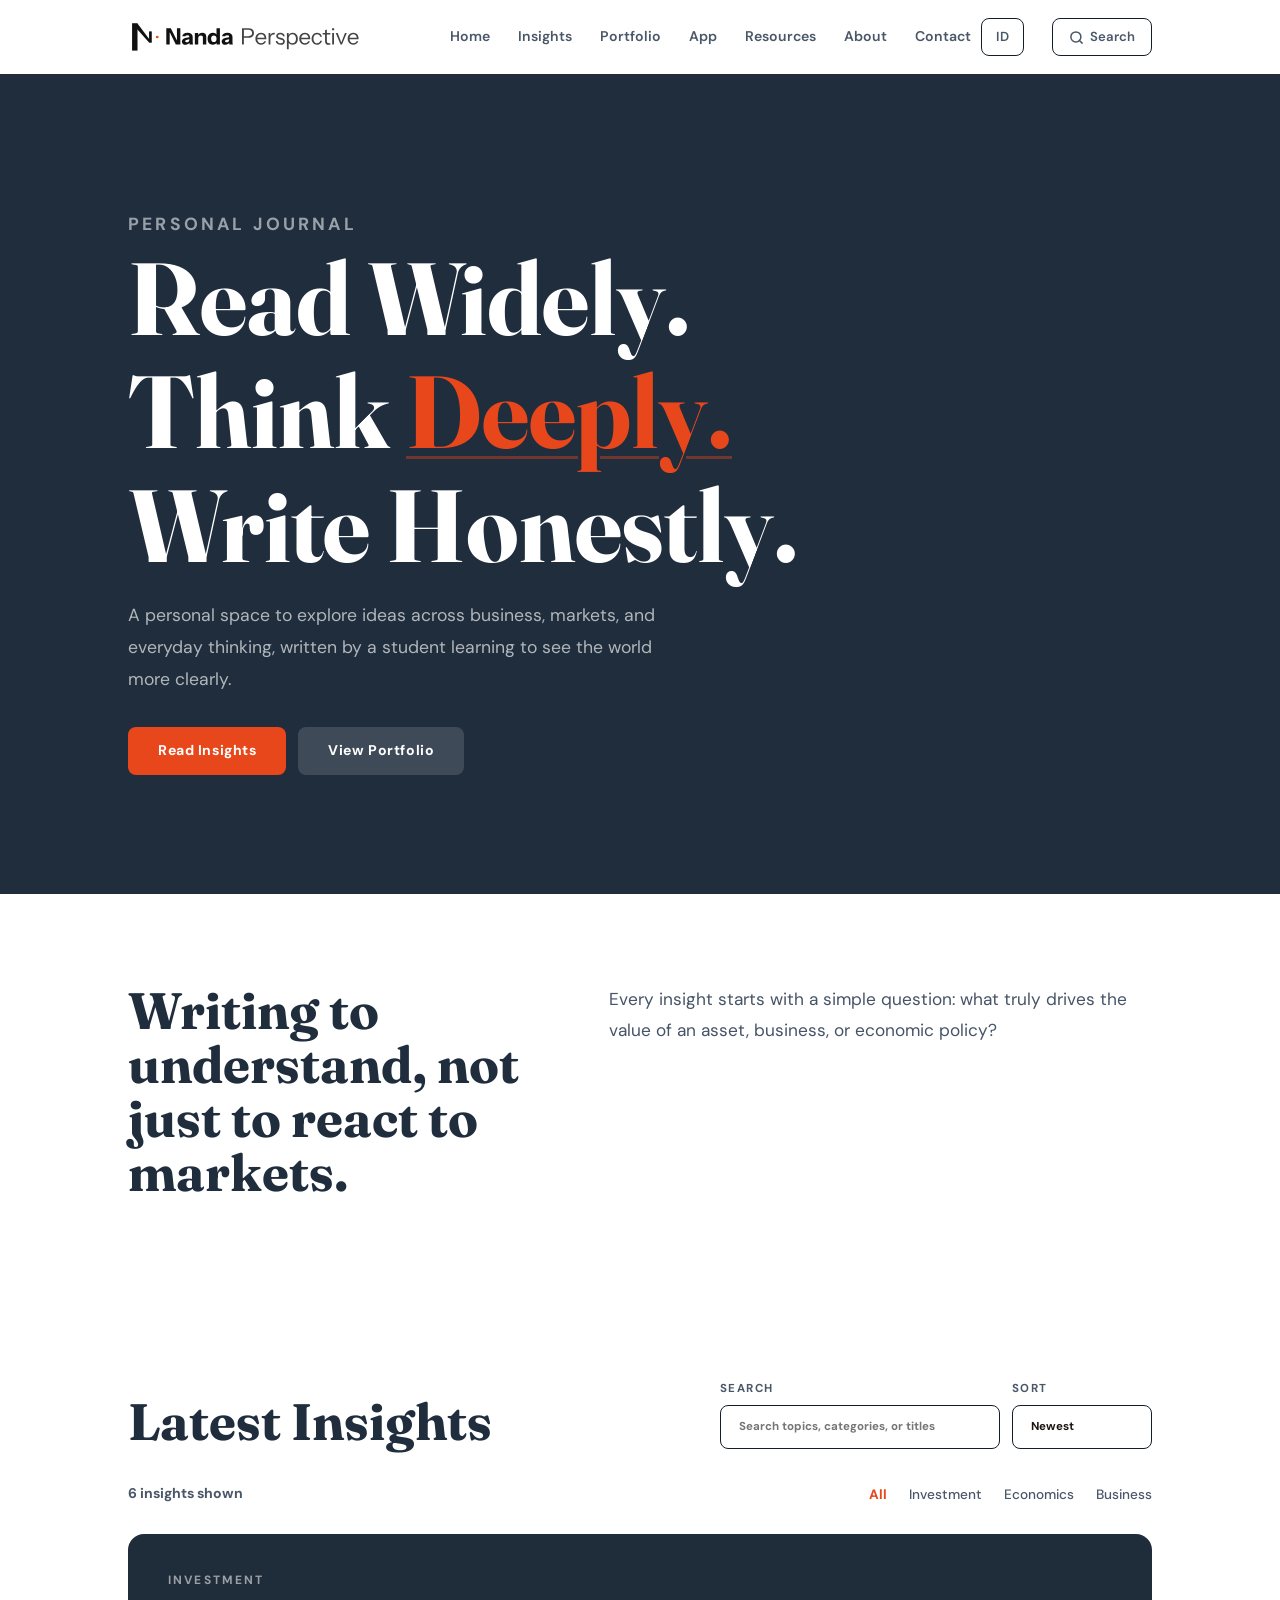
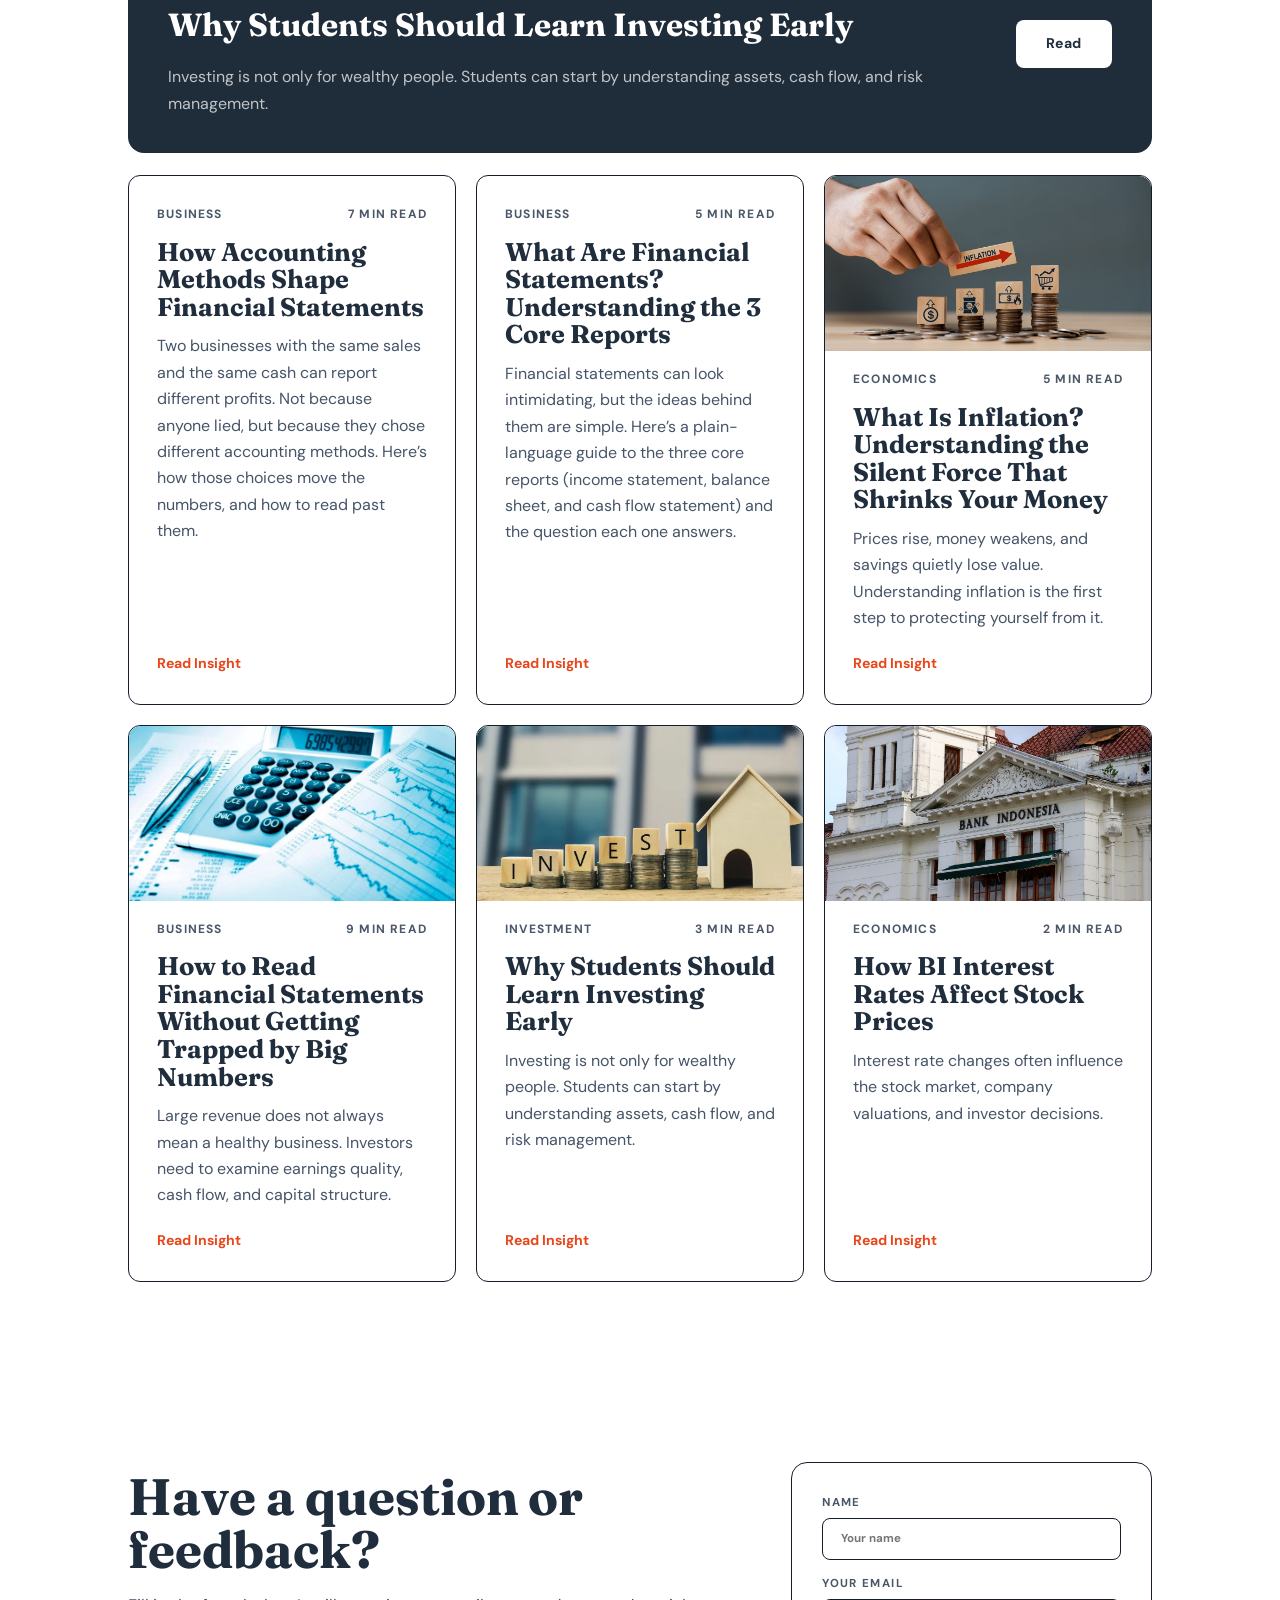
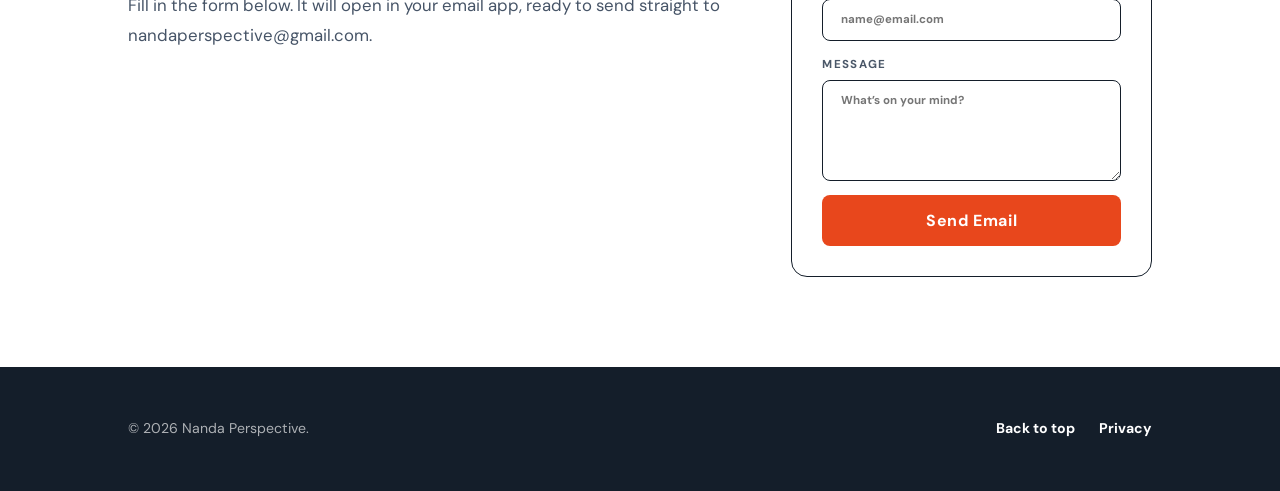
<file: index.html>
<!DOCTYPE html>
<html lang="en">
<head>
    <meta charset="UTF-8">
    <script src="js/bug-monitor.js?v=2"></script>
    <script async src="https://www.googletagmanager.com/gtag/js?id=G-9H0X49Z8JN"></script>
    <script src="js/analytics.js"></script>
    <meta http-equiv="X-Content-Type-Options" content="nosniff">
    <meta http-equiv="X-Frame-Options" content="SAMEORIGIN">
    <meta name="referrer" content="strict-origin-when-cross-origin">
    <meta name="viewport" content="width=device-width,initial-scale=1.0">
    <meta name="description" content="Nanda Perspective explores investing, business, finance, and economics with a long-term mindset.">
    <title>Nanda Perspective | Investment & Economics Journal</title>
    <meta property="og:type" content="website">
    <meta property="og:site_name" content="Nanda Perspective">
    <meta property="og:title" content="Nanda Perspective | Investment & Economics Journal">
    <meta property="og:description" content="Nanda Perspective explores investing, business, finance, and economics with a long-term mindset.">
    <meta property="og:url" content="https://nandaperspective.com/">
    <meta name="twitter:card" content="summary">
    <meta name="twitter:title" content="Nanda Perspective | Investment & Economics Journal">
    <meta name="twitter:description" content="Nanda Perspective explores investing, business, finance, and economics with a long-term mindset.">
    <link rel="icon" type="image/svg+xml" href="/images/favicons/favicon.svg">
    <link rel="icon" type="image/png" sizes="32x32" href="/images/favicons/favicon-32.png">
    <link rel="icon" type="image/png" sizes="192x192" href="/images/favicons/favicon-192.png">
    <link rel="apple-touch-icon" href="/images/favicons/apple-touch-icon.png">
    <link rel="stylesheet" href="css/style.css?v=20">
    <script src="js/lang.js?v=3"></script>
</head>
<body>

<header class="site-header">
    <a class="logo" href="index.html" aria-label="Nanda Perspective home">
        <img class="logo-img" src="images/logo/np-lockup-horizontal.svg" alt="Nanda Perspective" width="494" height="72">
    </a>

    <button class="menu-toggle" type="button" aria-expanded="false" aria-controls="main-nav">
        Menu
    </button>

    <nav id="main-nav" aria-label="Main navigation">
        <a href="#home" data-i18n="navHome">Home</a>
        <a href="#articles" data-i18n="navArticles">Insights</a>
        <a href="portfolio.html" data-i18n="navPortfolio">Portfolio</a>
        <a href="public.html" data-i18n="navPublic">App</a>
        <a href="resources.html" data-i18n="navResources">Resources</a>
        <a href="about.html" data-i18n="navAbout">About</a>
        <a href="#contact" data-i18n="navContact">Contact</a>
    </nav>

</header>

<main>
    <section class="hero" id="home">
        <div class="hero-copy">
            <p class="eyebrow" data-i18n="heroEyebrow">Personal journal</p>
            <h1 data-i18n-html="heroTitleHtml">Read Widely.<br>Think <em class="hero-accent">Deeply.</em><br>Write Honestly.</h1>

            <p data-i18n="heroDescription">
                A personal space to explore ideas across business, markets, and everyday thinking, written by a student learning to see the world more clearly.
            </p>

            <div class="hero-actions">
                <a class="button primary" href="#articles" data-i18n="readArticles">Read Insights</a>
                <a class="button secondary" href="portfolio.html" data-i18n="viewPortfolio">View Portfolio</a>
            </div>
        </div>

    </section>

    <section class="section intro">
        <div>
            <h2 data-i18n="approachTitle">Writing to understand, not just to react to markets.</h2>
        </div>
        <p data-i18n="approachBody">
            Every article starts with a simple question: what truly drives the value of an asset, business, or economic policy?
        </p>
    </section>

    <section class="section articles-section" id="articles">
        <div class="section-heading">
            <div>
                <h2 data-i18n="latestArticles">Latest Insights</h2>
            </div>
            <div class="article-tools">
                <label class="search-box">
                    <span data-i18n="searchLabel">Search</span>
                    <input id="article-search" type="search" placeholder="Search topics, categories, or titles" data-i18n-placeholder="searchPlaceholder">
                </label>
                <label class="select-box">
                    <span data-i18n="sortLabel">Sort</span>
                    <select id="article-sort">
                        <option value="newest" data-i18n="sortNewest">Newest</option>
                        <option value="oldest" data-i18n="sortOldest">Oldest</option>
                        <option value="readTime" data-i18n="sortReadTime">Read time</option>
                    </select>
                </label>
            </div>
        </div>

        <div class="article-summary">
            <span id="article-count"></span>
            <div class="filter-group" id="category-filter" aria-label="Filter artikel"></div>
        </div>

        <div id="featured-article"></div>
        <div class="article-grid" id="article-list"></div>
        <div class="empty-state" id="empty-state" hidden>
            <h3 data-i18n="emptyTitle">No insights found</h3>
            <p data-i18n="emptyBody">Try another keyword or choose a different category.</p>
        </div>
    </section>

    <section class="section contact-form-section" id="contact">
        <div>
            <h2 data-i18n="contactTitle">Have a question or feedback?</h2>
            <p data-i18n="contactBody">Fill in the form below. It will open in your email app, ready to send straight to nandaperspective@gmail.com.</p>
        </div>
        <form class="contact-card" id="contact-form">
            <label>
                <span data-i18n="contactNameLabel">Name</span>
                <input id="contact-name" type="text" placeholder="Your name" required data-i18n-placeholder="contactNamePlaceholder">
            </label>
            <label>
                <span data-i18n="contactEmailLabel">Your Email</span>
                <input id="contact-email-from" type="email" placeholder="name@email.com" required data-i18n-placeholder="emailPlaceholder">
            </label>
            <label>
                <span data-i18n="contactMessageLabel">Message</span>
                <textarea id="contact-message" rows="4" placeholder="What’s on your mind?" required data-i18n-placeholder="contactMessagePlaceholder"></textarea>
            </label>
            <button class="button primary" type="submit" data-i18n="contactSend">Send Email</button>
        </form>
    </section>
</main>

<footer>
    <p>&copy; <span id="year">2026</span> Nanda Perspective.</p>
    <div class="footer-links">
        <a href="#home" data-i18n="backToTop">Back to top</a>
        <a href="privacy.html" data-i18n="navPrivacy">Privacy</a>
    </div>
</footer>

<script src="content/site-text.js?v=16"></script>
<script src="content/id/site-text.js?v=19"></script>
<script src="content/about-content.js?v=13"></script>
<script src="content/id/about-content.js?v=13"></script>
<script src="content/portfolio-content.js?v=14"></script>
<script src="content/id/portfolio-content.js?v=14"></script>
<script src="content/articles-content.js?v=14"></script>
<script src="content/id/articles-content.js?v=14"></script>
<script src="js/articles.js?v=3"></script>
<script src="js/site.js?v=8"></script>
<script src="js/home.js?v=3"></script>

</body>
</html>
</file>
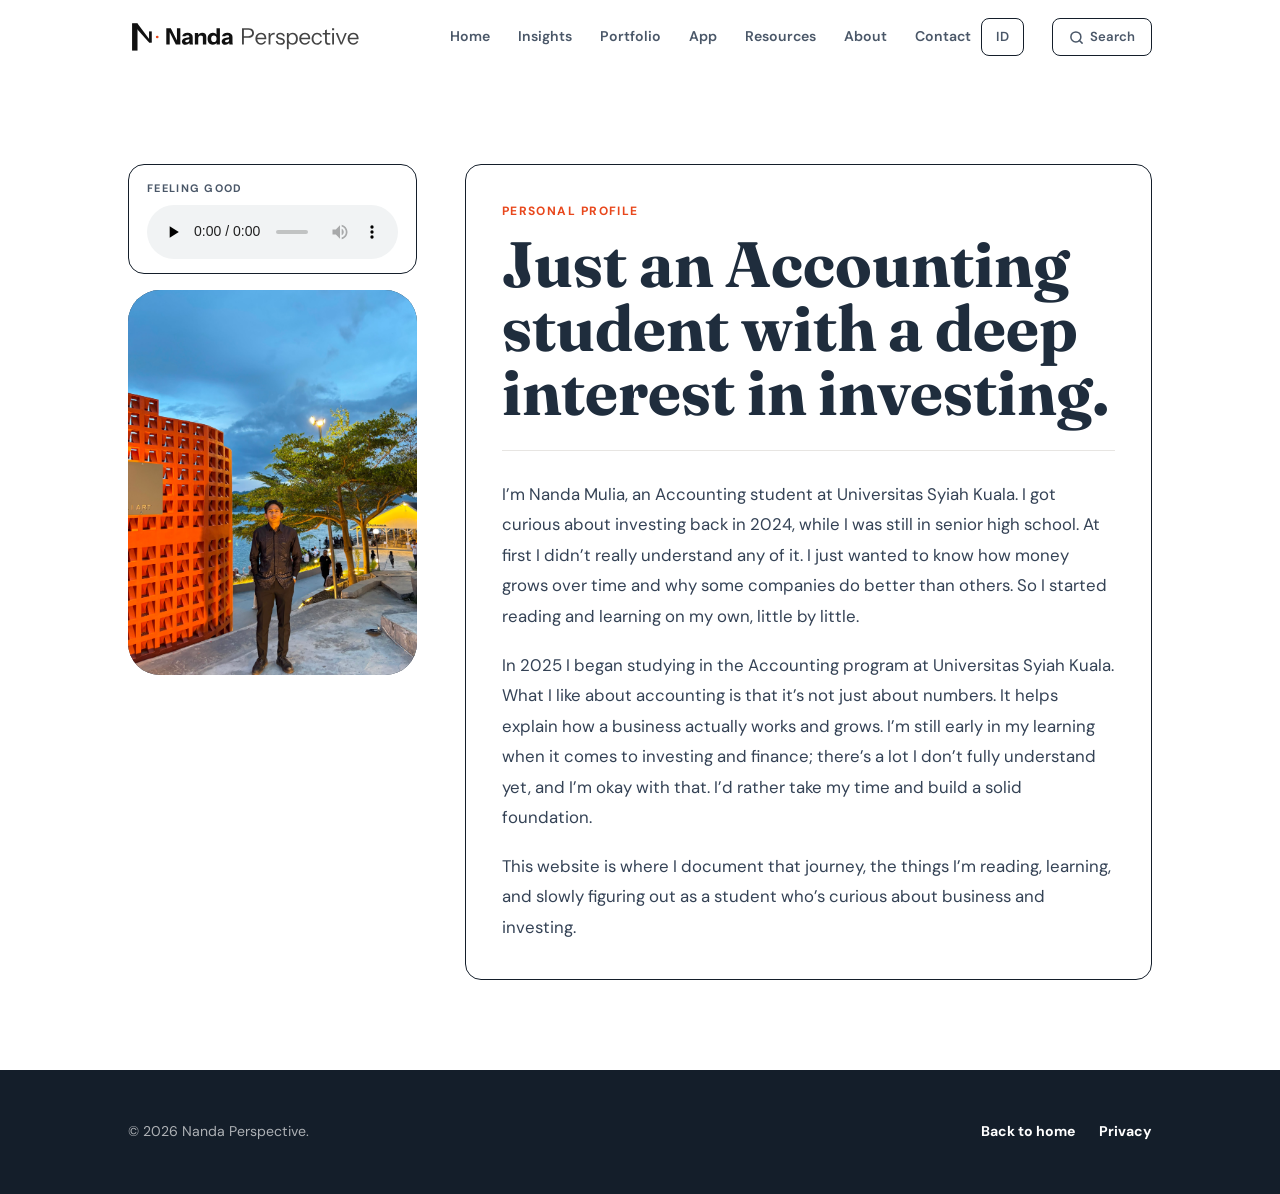
<file: about.html>
<!DOCTYPE html>
<html lang="en">
<head>
    <meta charset="UTF-8">
    <script src="js/bug-monitor.js?v=2"></script>
    <script async src="https://www.googletagmanager.com/gtag/js?id=G-9H0X49Z8JN"></script>
    <script src="js/analytics.js"></script>
    <meta http-equiv="X-Content-Type-Options" content="nosniff">
    <meta http-equiv="X-Frame-Options" content="SAMEORIGIN">
    <meta name="referrer" content="strict-origin-when-cross-origin">
    <meta name="viewport" content="width=device-width,initial-scale=1.0">
    <meta name="description" content="About Nanda Mulia, the writer behind Nanda Perspective.">
    <title>About | Nanda Perspective</title>
    <meta property="og:type" content="profile">
    <meta property="og:site_name" content="Nanda Perspective">
    <meta property="og:title" content="About | Nanda Perspective">
    <meta property="og:description" content="About Nanda Mulia, the writer behind Nanda Perspective.">
    <meta property="og:url" content="https://nandaperspective.com/about.html">
    <meta name="twitter:card" content="summary">
    <meta name="twitter:title" content="About | Nanda Perspective">
    <meta name="twitter:description" content="About Nanda Mulia, the writer behind Nanda Perspective.">
    <link rel="icon" type="image/svg+xml" href="/images/favicons/favicon.svg">
    <link rel="icon" type="image/png" sizes="32x32" href="/images/favicons/favicon-32.png">
    <link rel="icon" type="image/png" sizes="192x192" href="/images/favicons/favicon-192.png">
    <link rel="apple-touch-icon" href="/images/favicons/apple-touch-icon.png">
    <link rel="stylesheet" href="css/style.css?v=20">
    <script src="js/lang.js?v=3"></script>
</head>
<body>

<header class="site-header">
    <a class="logo" href="index.html" aria-label="Nanda Perspective home">
        <img class="logo-img" src="images/logo/np-lockup-horizontal.svg" alt="Nanda Perspective" width="494" height="72">
    </a>

    <button class="menu-toggle" type="button" aria-expanded="false" aria-controls="main-nav">
        Menu
    </button>

    <nav id="main-nav" aria-label="Main navigation">
        <a href="index.html#home" data-i18n="navHome">Home</a>
        <a href="index.html#articles" data-i18n="navArticles">Insights</a>
        <a href="portfolio.html" data-i18n="navPortfolio">Portfolio</a>
        <a href="public.html" data-i18n="navPublic">App</a>
        <a href="resources.html" data-i18n="navResources">Resources</a>
        <a href="about.html" data-i18n="navAbout">About</a>
        <a href="index.html#contact" data-i18n="navContact">Contact</a>
    </nav>

</header>

<main class="about-page">
    <section class="section about">
        <div class="about-layout">
            <aside class="profile-card">
                <div id="profile-audio"></div>
                <div class="profile-photo-card">
                    <img src="images/profile/Your-Photo.jpg" alt="Formal photo of Nanda Mulia">
                </div>
            </aside>

            <div class="about-main">
                <div class="about-heading">
                    <p class="eyebrow" data-i18n="aboutEyebrow">Personal Profile</p>
                    <h2 id="about-heading"></h2>
                </div>

                <div class="about-bio" id="about-bio"></div>

                <blockquote id="about-quote"></blockquote>
            </div>
        </div>
    </section>
</main>

<footer>
    <p>&copy; <span id="year">2026</span> Nanda Perspective.</p>
    <div class="footer-links">
        <a href="index.html" data-i18n="backToHome">Back to home</a>
        <a href="privacy.html" data-i18n="navPrivacy">Privacy</a>
    </div>
</footer>

<script src="content/site-text.js?v=16"></script>
<script src="content/id/site-text.js?v=19"></script>
<script src="content/about-content.js?v=13"></script>
<script src="content/id/about-content.js?v=13"></script>
<script src="content/portfolio-content.js?v=14"></script>
<script src="content/id/portfolio-content.js?v=14"></script>
<script src="content/articles-content.js?v=14"></script>
<script src="content/id/articles-content.js?v=14"></script>
<script src="js/articles.js?v=3"></script>
<script src="js/site.js?v=8"></script>
<script src="js/about.js?v=3"></script>

</body>
</html>
</file>
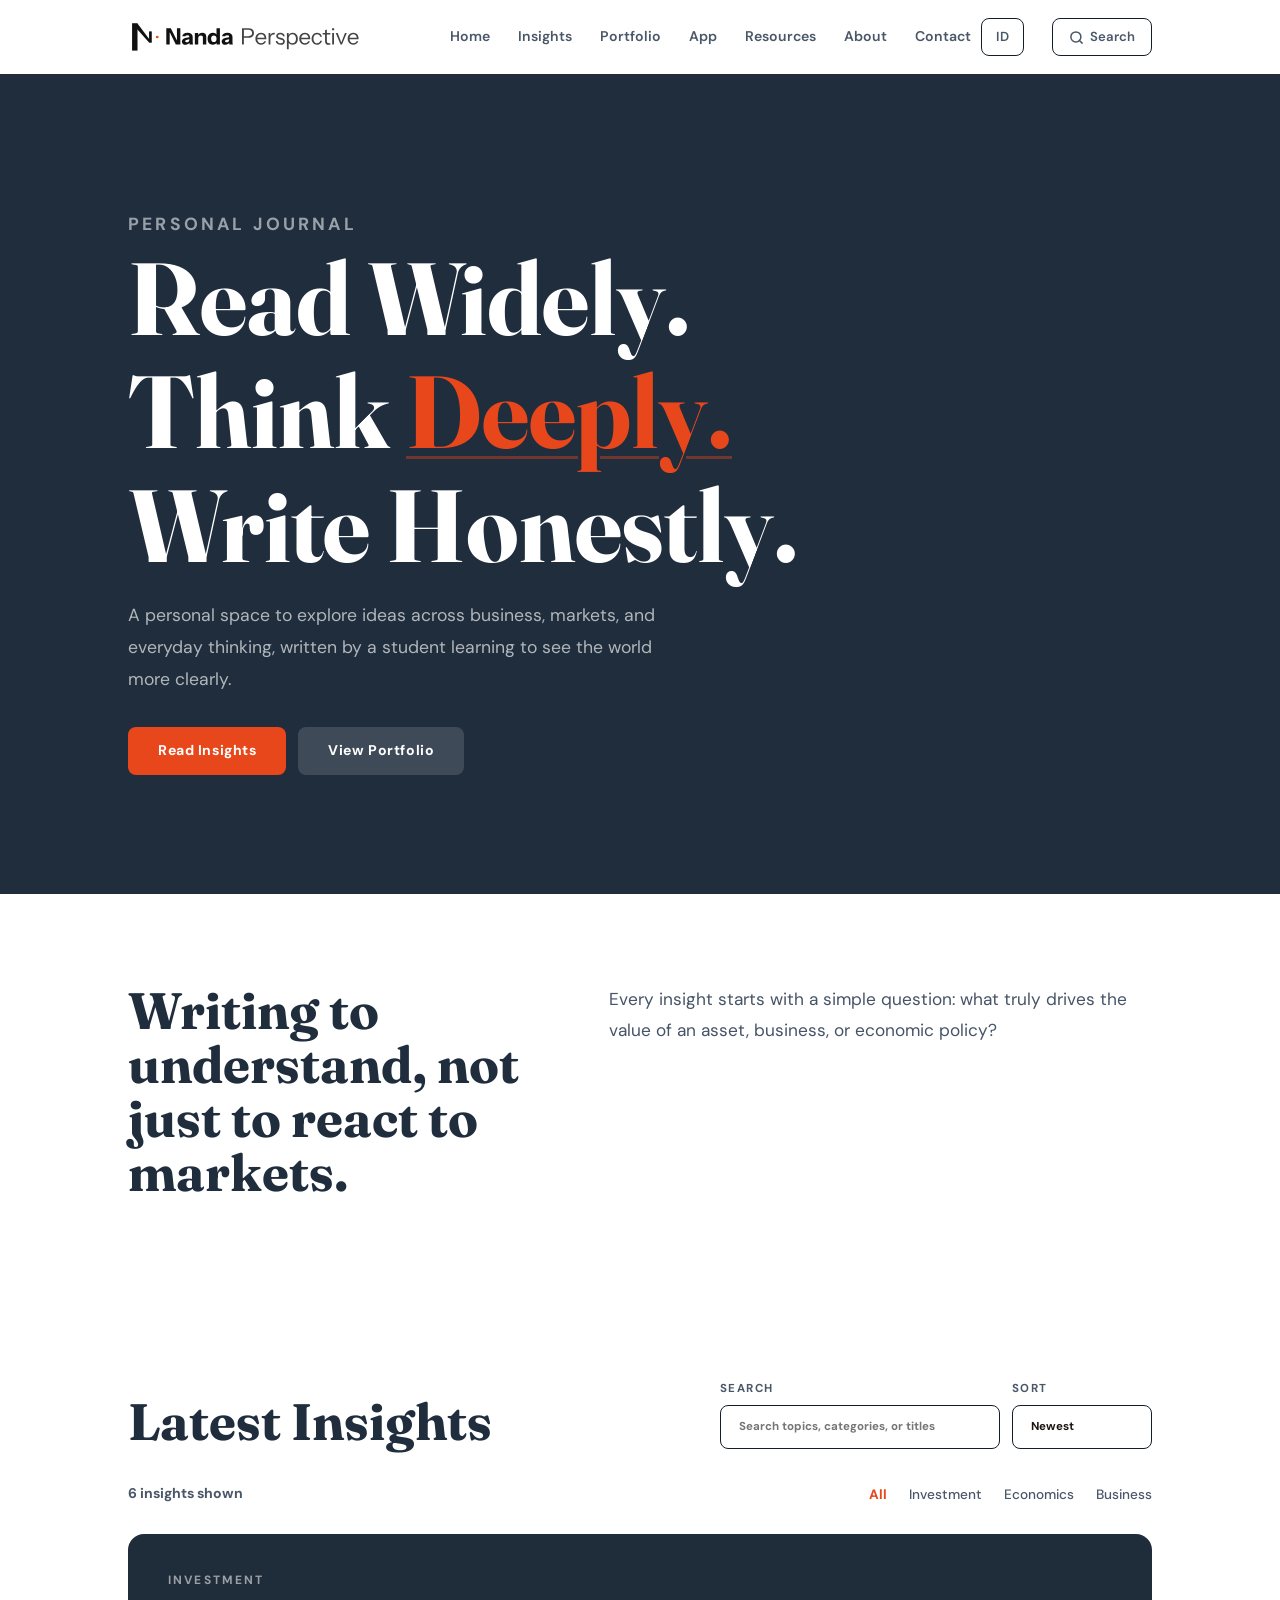
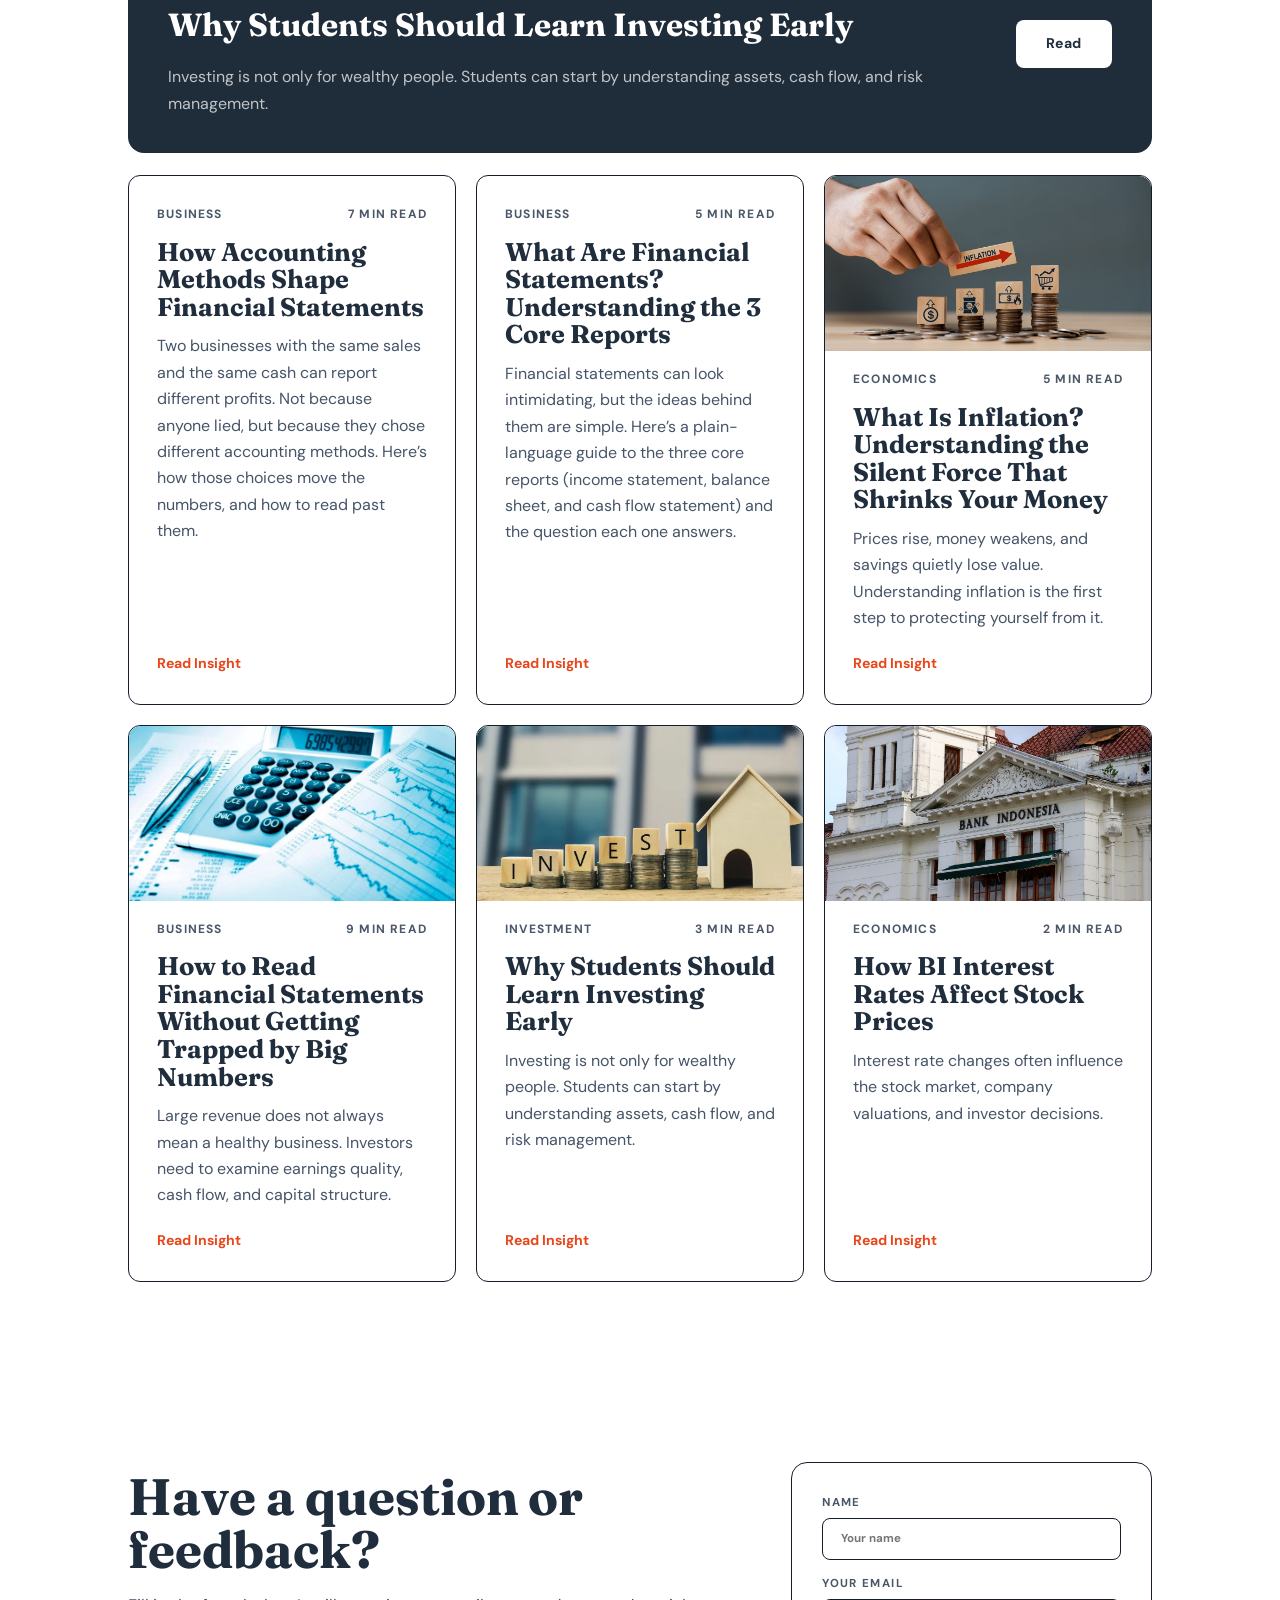
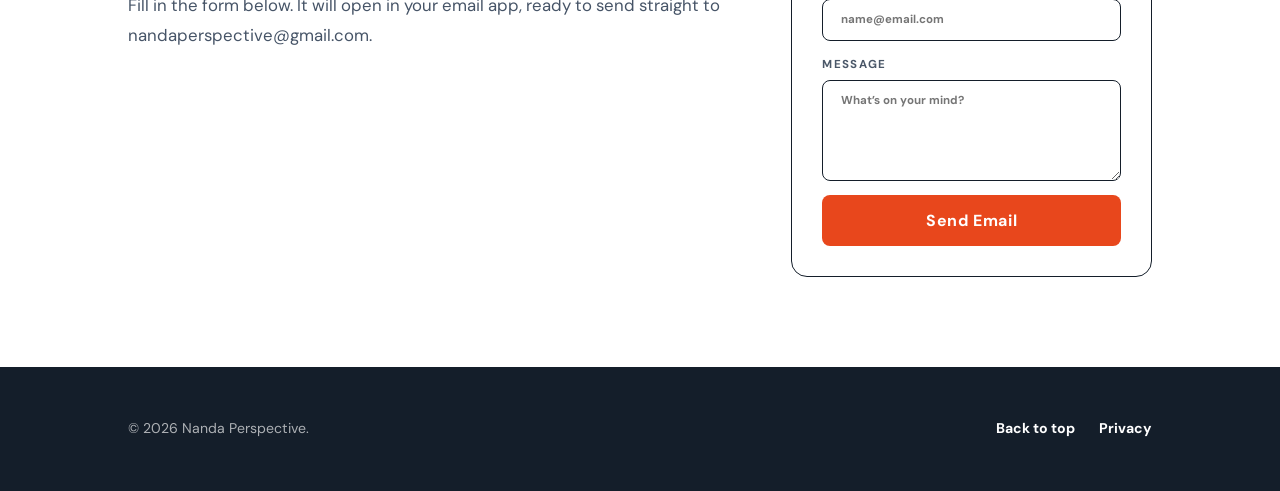
<file: article.html>
<!DOCTYPE html>
<html lang="en">
<head>
    <meta charset="UTF-8">
    <script src="js/bug-monitor.js?v=2"></script>
    <meta http-equiv="X-Content-Type-Options" content="nosniff">
    <meta http-equiv="X-Frame-Options" content="SAMEORIGIN">
    <meta name="referrer" content="strict-origin-when-cross-origin">
    <meta name="viewport" content="width=device-width,initial-scale=1.0">
    <meta http-equiv="refresh" content="0; url=articles.html">
    <title>Redirecting | Nanda Perspective</title>
    <script src="js/redirect.js?v=2"></script>
    <link rel="icon" type="image/svg+xml" href="/images/favicons/favicon.svg">
    <link rel="icon" type="image/png" sizes="32x32" href="/images/favicons/favicon-32.png">
    <link rel="icon" type="image/png" sizes="192x192" href="/images/favicons/favicon-192.png">
    <link rel="apple-touch-icon" href="/images/favicons/apple-touch-icon.png">
</head>
<body>
    <p>Opening article...</p>
</body>
</html>
</file>
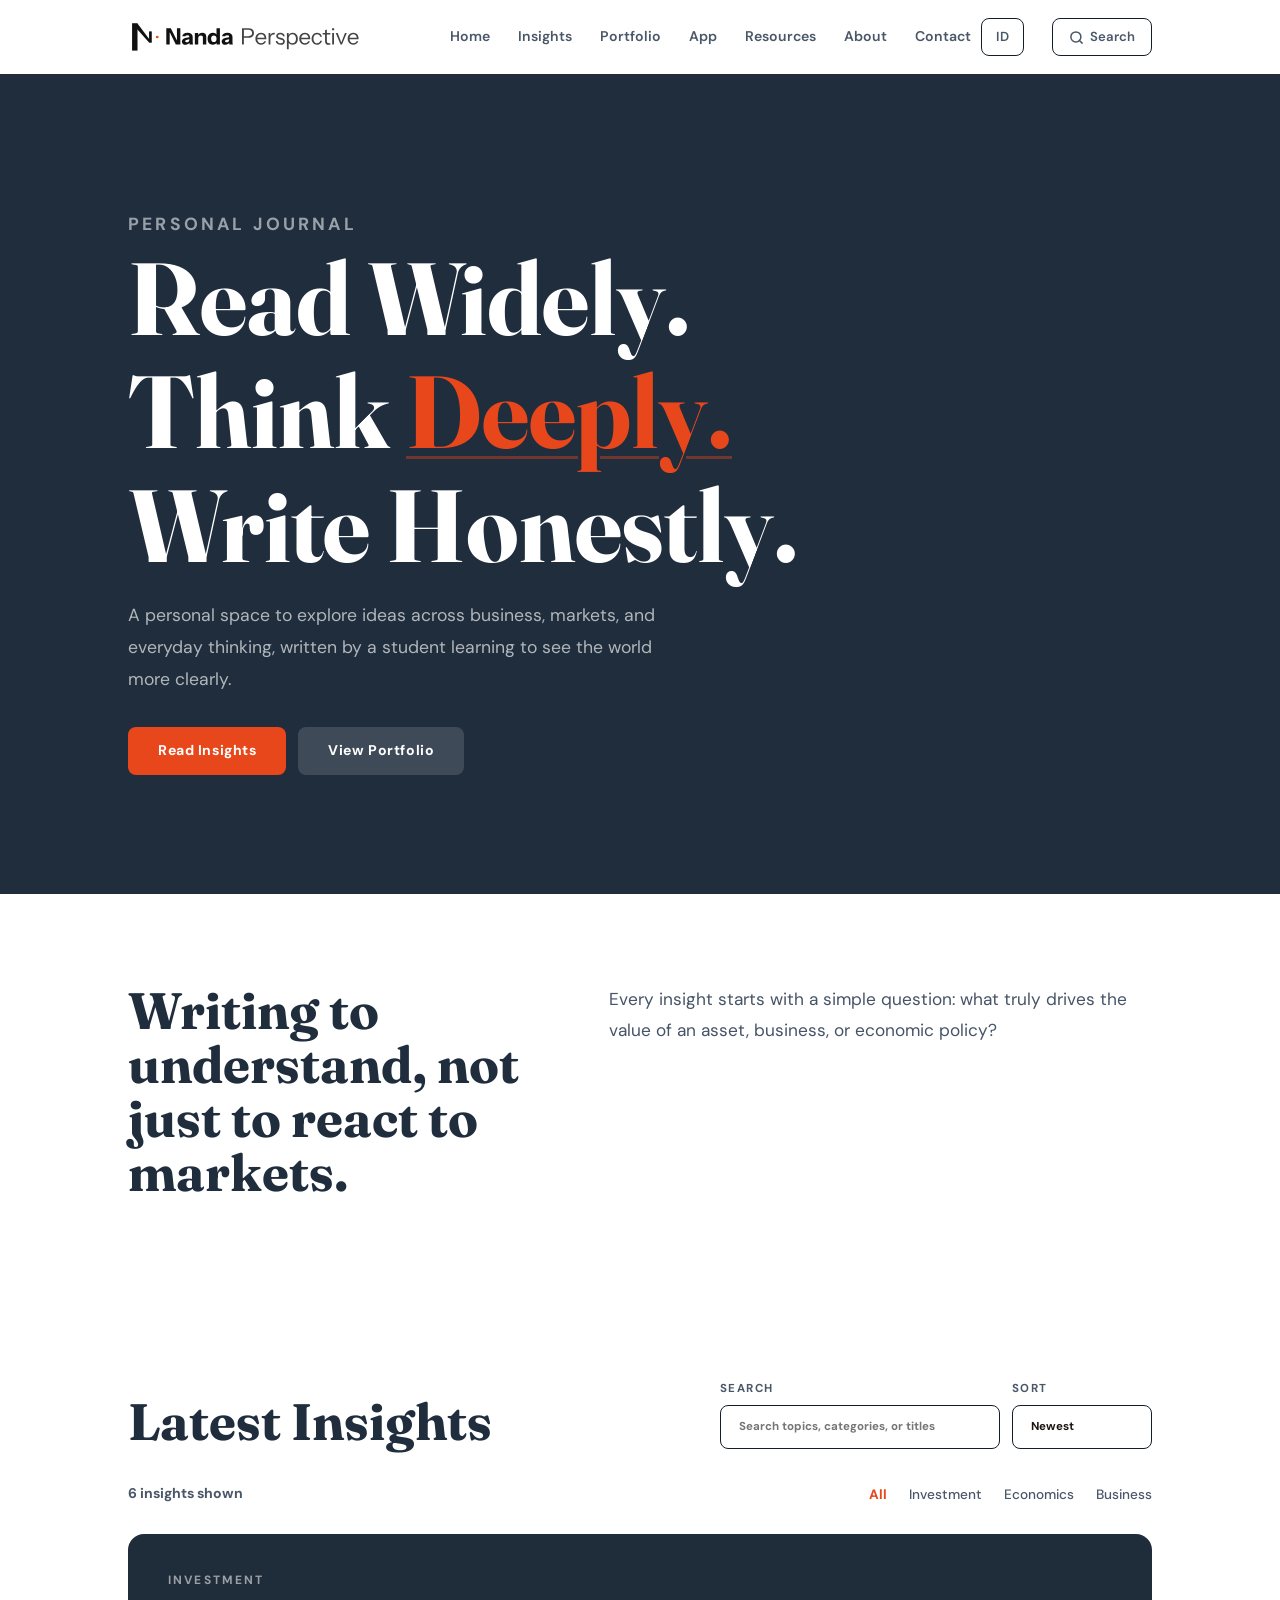
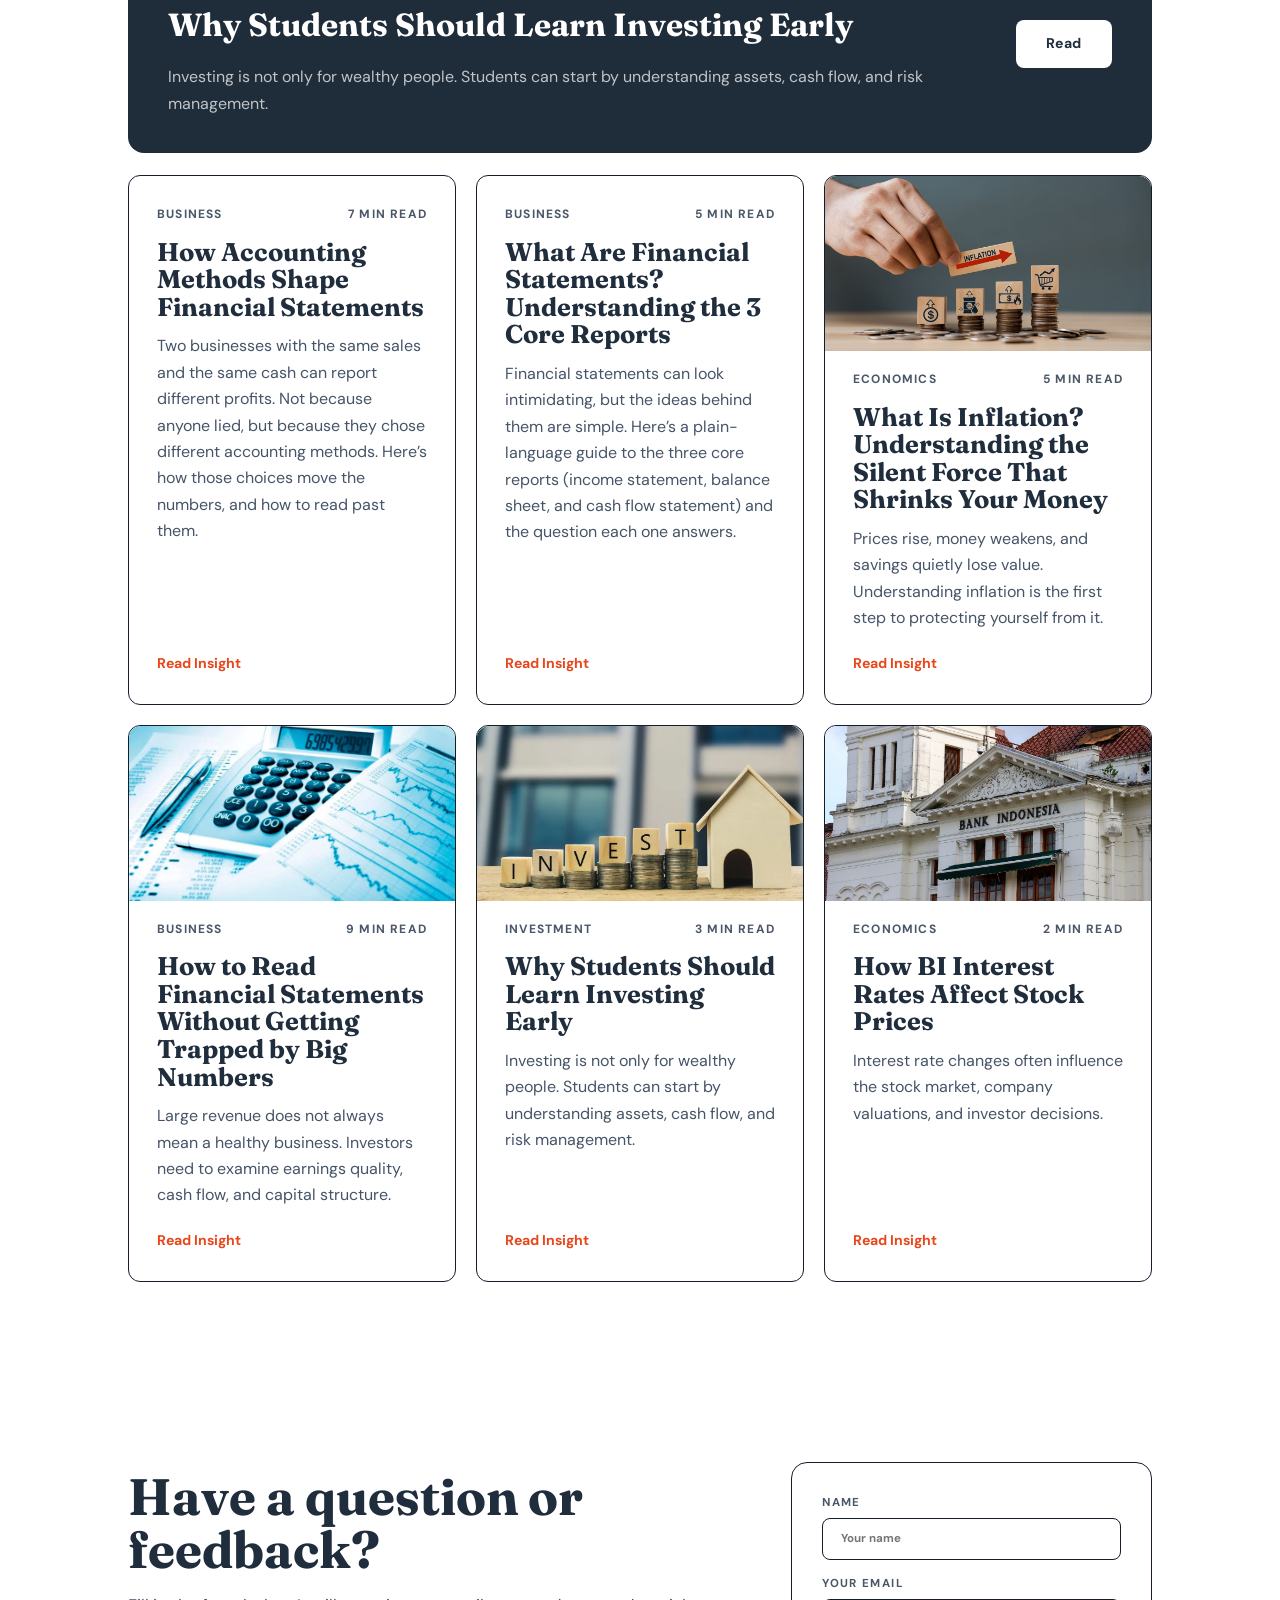
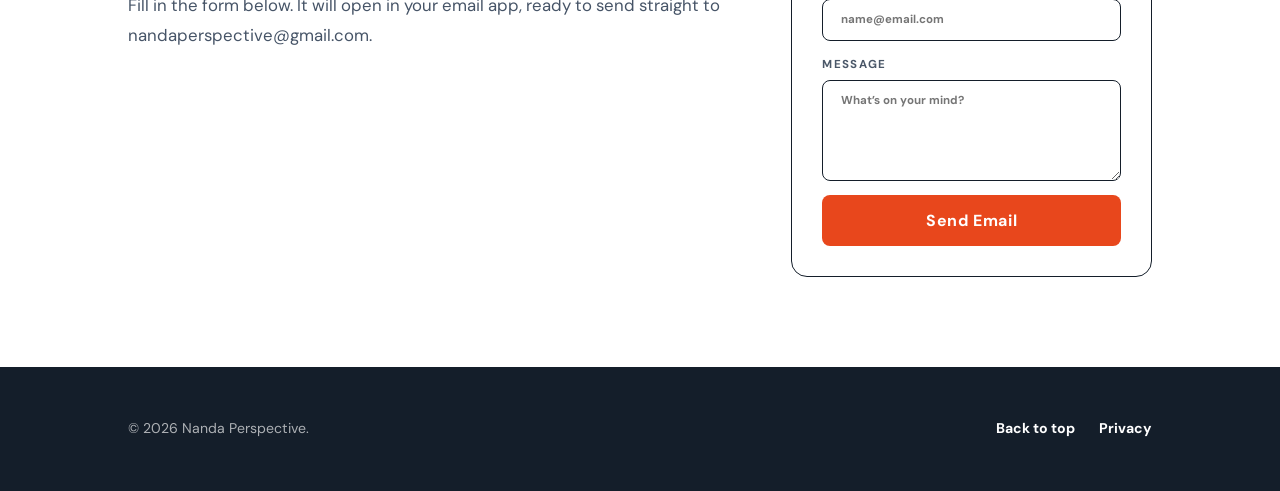
<file: articles.html>
<!DOCTYPE html>
<html lang="en">
<head>
    <meta charset="UTF-8">
    <script src="js/bug-monitor.js?v=2"></script>
    <script async src="https://www.googletagmanager.com/gtag/js?id=G-9H0X49Z8JN"></script>
    <script src="js/analytics.js"></script>
    <meta http-equiv="X-Content-Type-Options" content="nosniff">
    <meta http-equiv="X-Frame-Options" content="SAMEORIGIN">
    <meta name="referrer" content="strict-origin-when-cross-origin">
    <meta name="viewport" content="width=device-width,initial-scale=1.0">
    <meta name="description" content="Read insights from Nanda Perspective.">
    <title>Article | Nanda Perspective</title>
    <meta property="og:type" content="article">
    <meta property="og:site_name" content="Nanda Perspective">
    <meta property="og:title" content="Article | Nanda Perspective">
    <meta property="og:description" content="Read insights from Nanda Perspective.">
    <meta property="og:url" content="https://nandaperspective.com/articles.html">
    <meta name="twitter:card" content="summary">
    <meta name="twitter:title" content="Article | Nanda Perspective">
    <meta name="twitter:description" content="Read insights from Nanda Perspective.">
    <link rel="icon" type="image/svg+xml" href="/images/favicons/favicon.svg">
    <link rel="icon" type="image/png" sizes="32x32" href="/images/favicons/favicon-32.png">
    <link rel="icon" type="image/png" sizes="192x192" href="/images/favicons/favicon-192.png">
    <link rel="apple-touch-icon" href="/images/favicons/apple-touch-icon.png">
    <link rel="stylesheet" href="css/style.css?v=20">
    <script src="js/lang.js?v=3"></script>
</head>

<body>

<header class="site-header">
    <a class="logo" href="index.html" aria-label="Nanda Perspective home">
        <img class="logo-img" src="images/logo/np-lockup-horizontal.svg" alt="Nanda Perspective" width="494" height="72">
    </a>
    <button class="menu-toggle" type="button" aria-expanded="false" aria-controls="main-nav">
        Menu
    </button>
    <nav id="main-nav" aria-label="Main navigation">
        <a href="index.html#home" data-i18n="navHome">Home</a>
        <a href="index.html#articles" data-i18n="navArticles">Insights</a>
        <a href="portfolio.html" data-i18n="navPortfolio">Portfolio</a>
        <a href="public.html" data-i18n="navPublic">App</a>
        <a href="resources.html" data-i18n="navResources">Resources</a>
        <a href="about.html" data-i18n="navAbout">About</a>
        <a href="index.html#contact" data-i18n="navContact">Contact</a>
    </nav>
</header>

<main class="article-page">

    <!-- Two-column layout -->
    <div class="article-layout">

        <!-- Main article content -->
        <article class="article-main">
            <a class="back-link" href="index.html#articles" data-i18n="backToArticles">Back to articles</a>

            <!-- CATEGORY • DATE • READ TIME (filled by JS) -->
            <p id="category"></p>

            <!-- Article title -->
            <h1 id="title"></h1>

            <!-- Excerpt / lead paragraph -->
            <p id="meta"></p>

            <!-- Optional hero image (injected by JS if article.image is set) -->
            <div id="article-hero-img"></div>

            <!-- Table of contents (injected by JS) -->
            <div id="article-toc"></div>

            <!-- Article sections (injected by JS) -->
            <div id="content"></div>

            <!-- Share bar (injected by JS) -->
            <div id="article-share"></div>
        </article>

        <!-- Sticky sidebar -->
        <aside class="article-sidebar">
            <div class="sidebar-author">
                <h3>Nanda Mulia</h3>
                <p data-i18n="sidebarAuthorBio">Accounting student at Universitas Syiah Kuala, writing about investing, economics, and business from a long-term perspective.</p>
                <a href="about.html" class="view-analysis-link" data-i18n="aboutMeLink">About me</a>
            </div>

            <div class="sidebar-card">
                <p class="eyebrow">Portfolio</p>
                <p data-i18n="sidebarPortfolioBody">View my investment holdings and the analysis behind each position.</p>
                <a href="portfolio.html" class="view-analysis-link" data-i18n="viewPortfolioLink">View Portfolio</a>
            </div>

            <div class="sidebar-card" id="sidebar-audiobook"></div>
        </aside>

    </div>

    <!-- Related insights -->
    <section class="section related-section">
        <div class="section-heading">
            <div>
                <h2 data-i18n="relatedArticles">Related Insights</h2>
            </div>
        </div>
        <div class="article-grid" id="related-list"></div>
    </section>

</main>

<footer>
    <p>&copy; <span id="year">2026</span> Nanda Perspective.</p>
    <div class="footer-links">
        <a href="index.html" data-i18n="backToHome">Back to home</a>
        <a href="privacy.html" data-i18n="navPrivacy">Privacy</a>
    </div>
</footer>

<script src="content/site-text.js?v=16"></script>
<script src="content/id/site-text.js?v=19"></script>
<script src="content/about-content.js?v=13"></script>
<script src="content/id/about-content.js?v=13"></script>
<script src="content/portfolio-content.js?v=14"></script>
<script src="content/id/portfolio-content.js?v=14"></script>
<script src="content/articles-content.js?v=14"></script>
<script src="content/id/articles-content.js?v=14"></script>
<script src="js/articles.js?v=3"></script>
<script src="js/site.js?v=8"></script>
<script src="js/article.js?v=4"></script>

</body>
</html>
</file>
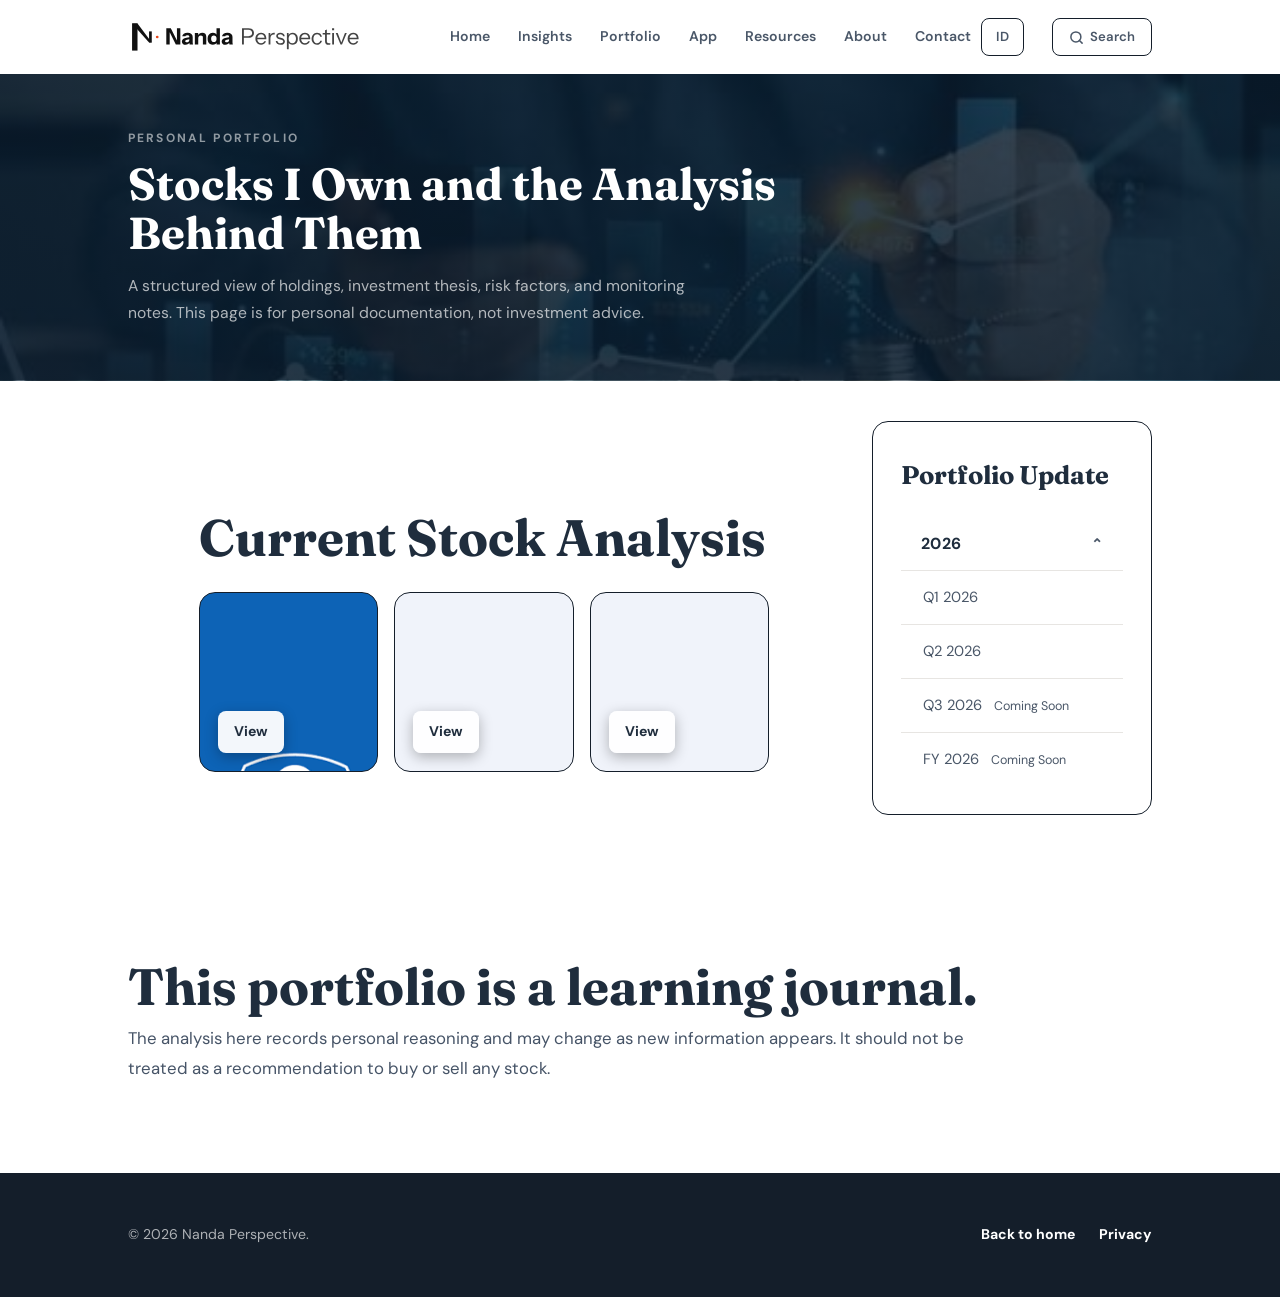
<file: portfolio.html>
<!DOCTYPE html>
<html lang="en">
<head>
    <meta charset="UTF-8">
    <script src="js/bug-monitor.js?v=2"></script>
    <script async src="https://www.googletagmanager.com/gtag/js?id=G-9H0X49Z8JN"></script>
    <script src="js/analytics.js"></script>
    <meta http-equiv="X-Content-Type-Options" content="nosniff">
    <meta http-equiv="X-Frame-Options" content="SAMEORIGIN">
    <meta name="referrer" content="strict-origin-when-cross-origin">
    <meta name="viewport" content="width=device-width,initial-scale=1.0">
    <meta name="description" content="Nanda Perspective portfolio holdings and investment analysis.">
    <title>Portfolio | Nanda Perspective</title>
    <meta property="og:type" content="website">
    <meta property="og:site_name" content="Nanda Perspective">
    <meta property="og:title" content="Portfolio | Nanda Perspective">
    <meta property="og:description" content="Nanda Perspective portfolio holdings and investment analysis.">
    <meta property="og:url" content="https://nandaperspective.com/portfolio.html">
    <meta name="twitter:card" content="summary">
    <meta name="twitter:title" content="Portfolio | Nanda Perspective">
    <meta name="twitter:description" content="Nanda Perspective portfolio holdings and investment analysis.">
    <link rel="icon" type="image/svg+xml" href="/images/favicons/favicon.svg">
    <link rel="icon" type="image/png" sizes="32x32" href="/images/favicons/favicon-32.png">
    <link rel="icon" type="image/png" sizes="192x192" href="/images/favicons/favicon-192.png">
    <link rel="apple-touch-icon" href="/images/favicons/apple-touch-icon.png">
    <link rel="stylesheet" href="css/style.css?v=20">
    <script src="js/lang.js?v=3"></script>
</head>
<body>

<header class="site-header">
    <a class="logo" href="index.html" aria-label="Nanda Perspective home">
        <img class="logo-img" src="images/logo/np-lockup-horizontal.svg" alt="Nanda Perspective" width="494" height="72">
    </a>

    <button class="menu-toggle" type="button" aria-expanded="false" aria-controls="main-nav">
        Menu
    </button>

    <nav id="main-nav" aria-label="Main navigation">
        <a href="index.html#home" data-i18n="navHome">Home</a>
        <a href="index.html#articles" data-i18n="navArticles">Insights</a>
        <a href="portfolio.html" data-i18n="navPortfolio">Portfolio</a>
        <a href="public.html" data-i18n="navPublic">App</a>
        <a href="resources.html" data-i18n="navResources">Resources</a>
        <a href="about.html" data-i18n="navAbout">About</a>
        <a href="index.html#contact" data-i18n="navContact">Contact</a>
    </nav>

</header>

<main class="portfolio-page">
    <section class="portfolio-hero">
        <p class="eyebrow" data-i18n="portfolioEyebrow">Personal portfolio</p>
        <h1 data-i18n="portfolioTitle">Stocks I Own and the Analysis Behind Them</h1>
        <p data-i18n="portfolioDescription">A structured view of holdings, investment thesis, risk factors, and monitoring notes. This page is for personal documentation, not investment advice.</p>
    </section>

    <div class="portfolio-body">
        <section class="section holdings-section">
            <div class="section-heading">
                <div>
                    <h2 data-i18n="holdingsTitle">Current Stock Analysis</h2>
                </div>
            </div>
            <div class="holding-grid" id="holding-list"></div>
        </section>

        <aside class="updates-sidebar">
            <h2 class="updates-title" data-i18n="portfolioUpdateTitle">Portfolio Update</h2>
            <div class="updates-list" id="updates-list"></div>
        </aside>
    </div>

    <section class="section portfolio-note">
        <h2 data-i18n="portfolioNoteTitle">This portfolio is a learning journal.</h2>
        <p data-i18n="portfolioNoteBody">The analysis here records personal reasoning and may change as new information appears. It should not be treated as a recommendation to buy or sell any stock.</p>
    </section>
</main>

<footer>
    <p>&copy; <span id="year">2026</span> Nanda Perspective.</p>
    <div class="footer-links">
        <a href="index.html" data-i18n="backToHome">Back to home</a>
        <a href="privacy.html" data-i18n="navPrivacy">Privacy</a>
    </div>
</footer>

<script src="content/site-text.js?v=16"></script>
<script src="content/id/site-text.js?v=19"></script>
<script src="content/about-content.js?v=13"></script>
<script src="content/id/about-content.js?v=13"></script>
<script src="content/portfolio-content.js?v=14"></script>
<script src="content/id/portfolio-content.js?v=14"></script>
<script src="content/articles-content.js?v=14"></script>
<script src="content/id/articles-content.js?v=14"></script>
<script src="js/articles.js?v=3"></script>
<script src="js/site.js?v=8"></script>
<script src="js/portfolio.js?v=4"></script>

</body>
</html>
</file>
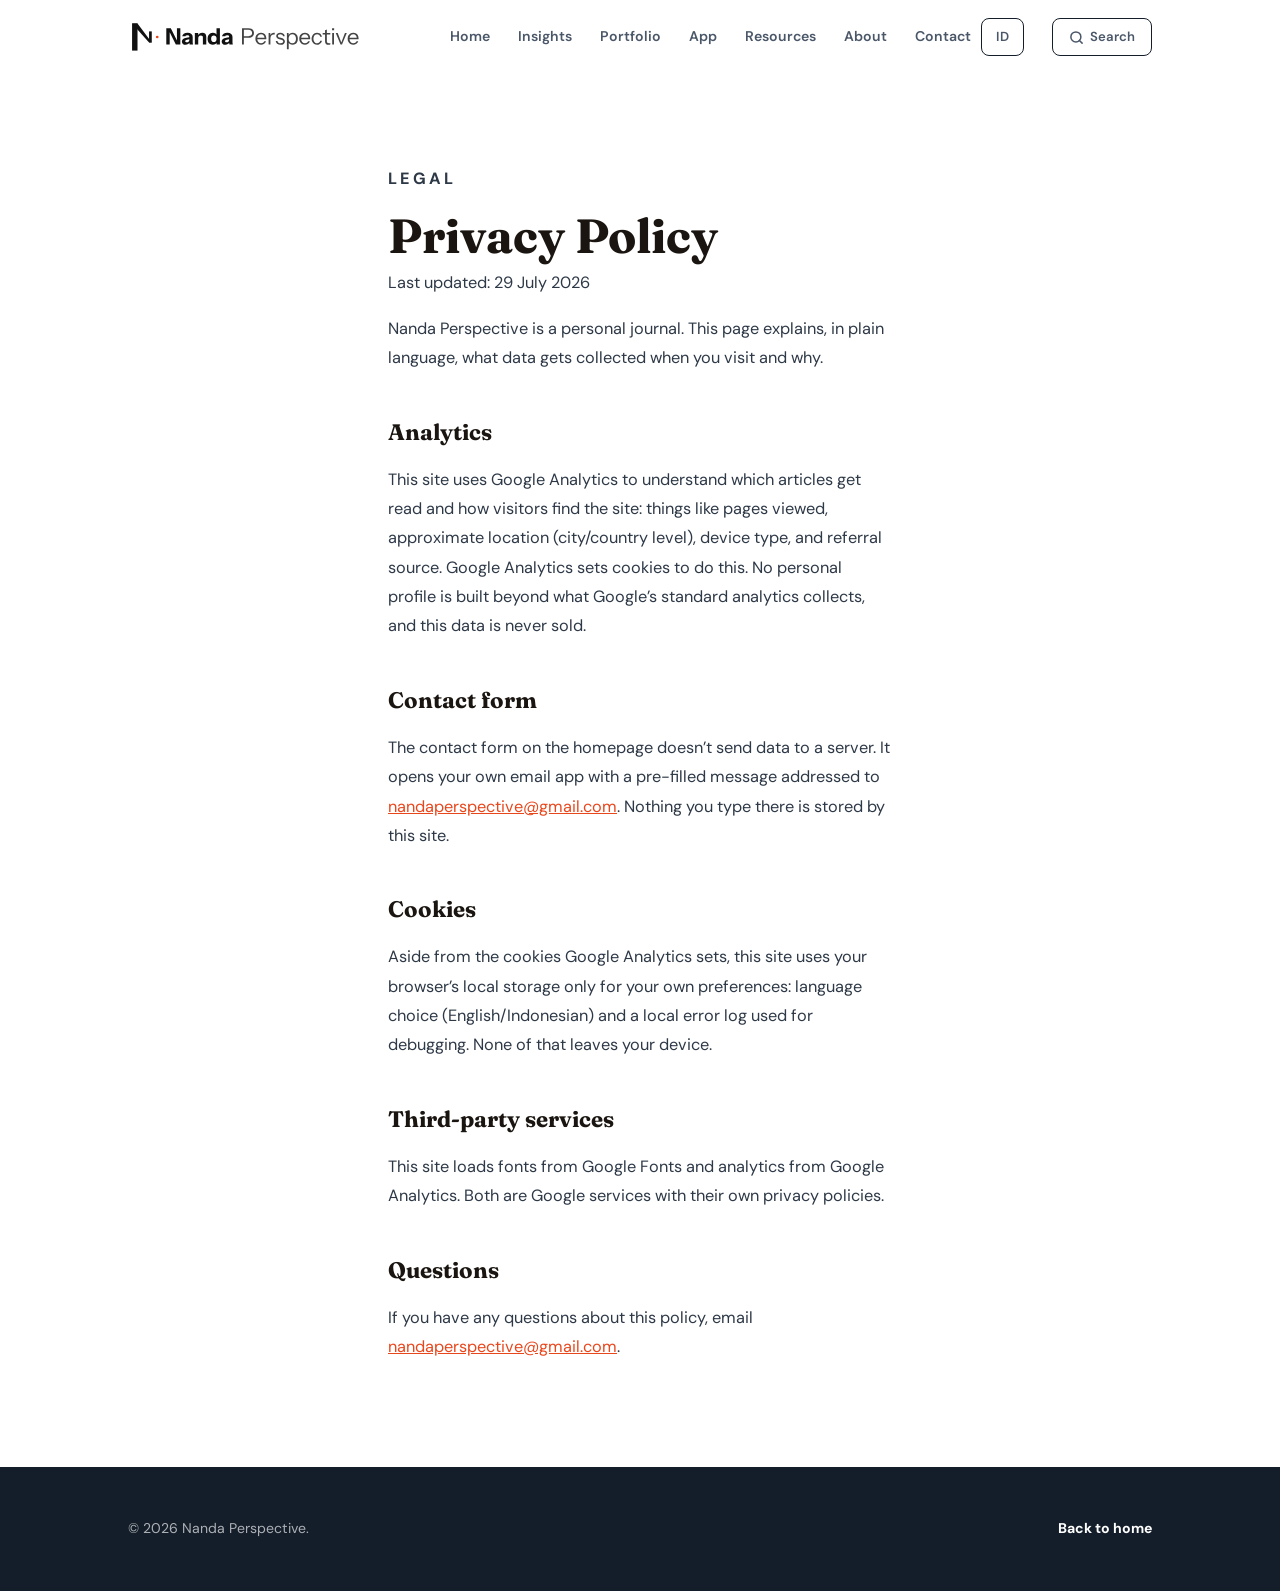
<file: privacy.html>
<!DOCTYPE html>
<html lang="en">
<head>
    <meta charset="UTF-8">
    <script src="js/bug-monitor.js?v=2"></script>
    <script async src="https://www.googletagmanager.com/gtag/js?id=G-9H0X49Z8JN"></script>
    <script src="js/analytics.js"></script>
    <meta http-equiv="X-Content-Type-Options" content="nosniff">
    <meta http-equiv="X-Frame-Options" content="SAMEORIGIN">
    <meta name="referrer" content="strict-origin-when-cross-origin">
    <meta name="viewport" content="width=device-width,initial-scale=1.0">
    <meta name="description" content="How Nanda Perspective collects and uses visitor data.">
    <title>Privacy Policy | Nanda Perspective</title>
    <meta property="og:type" content="website">
    <meta property="og:site_name" content="Nanda Perspective">
    <meta property="og:title" content="Privacy Policy | Nanda Perspective">
    <meta property="og:description" content="How Nanda Perspective collects and uses visitor data.">
    <meta property="og:url" content="https://nandaperspective.com/privacy.html">
    <meta name="twitter:card" content="summary">
    <meta name="twitter:title" content="Privacy Policy | Nanda Perspective">
    <meta name="twitter:description" content="How Nanda Perspective collects and uses visitor data.">
    <link rel="icon" type="image/svg+xml" href="/images/favicons/favicon.svg">
    <link rel="icon" type="image/png" sizes="32x32" href="/images/favicons/favicon-32.png">
    <link rel="icon" type="image/png" sizes="192x192" href="/images/favicons/favicon-192.png">
    <link rel="apple-touch-icon" href="/images/favicons/apple-touch-icon.png">
    <link rel="stylesheet" href="css/style.css?v=20">
    <script src="js/lang.js?v=3"></script>
</head>
<body>

<header class="site-header">
    <a class="logo" href="index.html" aria-label="Nanda Perspective home">
        <img class="logo-img" src="images/logo/np-lockup-horizontal.svg" alt="Nanda Perspective" width="494" height="72">
    </a>

    <button class="menu-toggle" type="button" aria-expanded="false" aria-controls="main-nav">
        Menu
    </button>

    <nav id="main-nav" aria-label="Main navigation">
        <a href="index.html#home" data-i18n="navHome">Home</a>
        <a href="index.html#articles" data-i18n="navArticles">Insights</a>
        <a href="portfolio.html" data-i18n="navPortfolio">Portfolio</a>
        <a href="public.html" data-i18n="navPublic">App</a>
        <a href="resources.html" data-i18n="navResources">Resources</a>
        <a href="about.html" data-i18n="navAbout">About</a>
        <a href="index.html#contact" data-i18n="navContact">Contact</a>
    </nav>
</header>

<main>
    <section class="section legal-page">
        <p class="eyebrow" data-i18n="privacyEyebrow">Legal</p>
        <h1 data-i18n="privacyTitle">Privacy Policy</h1>
        <p class="legal-updated" data-i18n="privacyUpdated">Last updated: 29 July 2026</p>

        <p data-i18n="privacyIntro">Nanda Perspective is a personal journal. This page explains, in plain language, what data gets collected when you visit and why.</p>

        <h2 data-i18n="privacyAnalyticsTitle">Analytics</h2>
        <p data-i18n="privacyAnalyticsBody">This site uses Google Analytics to understand which articles get read and how visitors find the site: things like pages viewed, approximate location (city/country level), device type, and referral source. Google Analytics sets cookies to do this. No personal profile is built beyond what Google’s standard analytics collects, and this data is never sold.</p>

        <h2 data-i18n="privacyContactTitle">Contact form</h2>
        <p data-i18n-html="privacyContactBodyHtml">The contact form on the homepage doesn’t send data to a server. It opens your own email app with a pre-filled message addressed to <a href="mailto:nandaperspective@gmail.com">nandaperspective@gmail.com</a>. Nothing you type there is stored by this site.</p>

        <h2 data-i18n="privacyCookiesTitle">Cookies</h2>
        <p data-i18n="privacyCookiesBody">Aside from the cookies Google Analytics sets, this site uses your browser’s local storage only for your own preferences: language choice (English/Indonesian) and a local error log used for debugging. None of that leaves your device.</p>

        <h2 data-i18n="privacyThirdTitle">Third-party services</h2>
        <p data-i18n="privacyThirdBody">This site loads fonts from Google Fonts and analytics from Google Analytics. Both are Google services with their own privacy policies.</p>

        <h2 data-i18n="privacyQuestionsTitle">Questions</h2>
        <p data-i18n-html="privacyQuestionsBodyHtml">If you have any questions about this policy, email <a href="mailto:nandaperspective@gmail.com">nandaperspective@gmail.com</a>.</p>
    </section>
</main>

<footer>
    <p>&copy; <span id="year">2026</span> Nanda Perspective.</p>
    <div class="footer-links">
        <a href="index.html" data-i18n="backToHome">Back to home</a>
    </div>
</footer>

<script src="content/site-text.js?v=16"></script>
<script src="content/id/site-text.js?v=19"></script>
<script src="content/about-content.js?v=13"></script>
<script src="content/id/about-content.js?v=13"></script>
<script src="content/portfolio-content.js?v=14"></script>
<script src="content/id/portfolio-content.js?v=14"></script>
<script src="content/articles-content.js?v=14"></script>
<script src="content/id/articles-content.js?v=14"></script>
<script src="js/articles.js?v=3"></script>
<script src="js/site.js?v=8"></script>

</body>
</html>
</file>
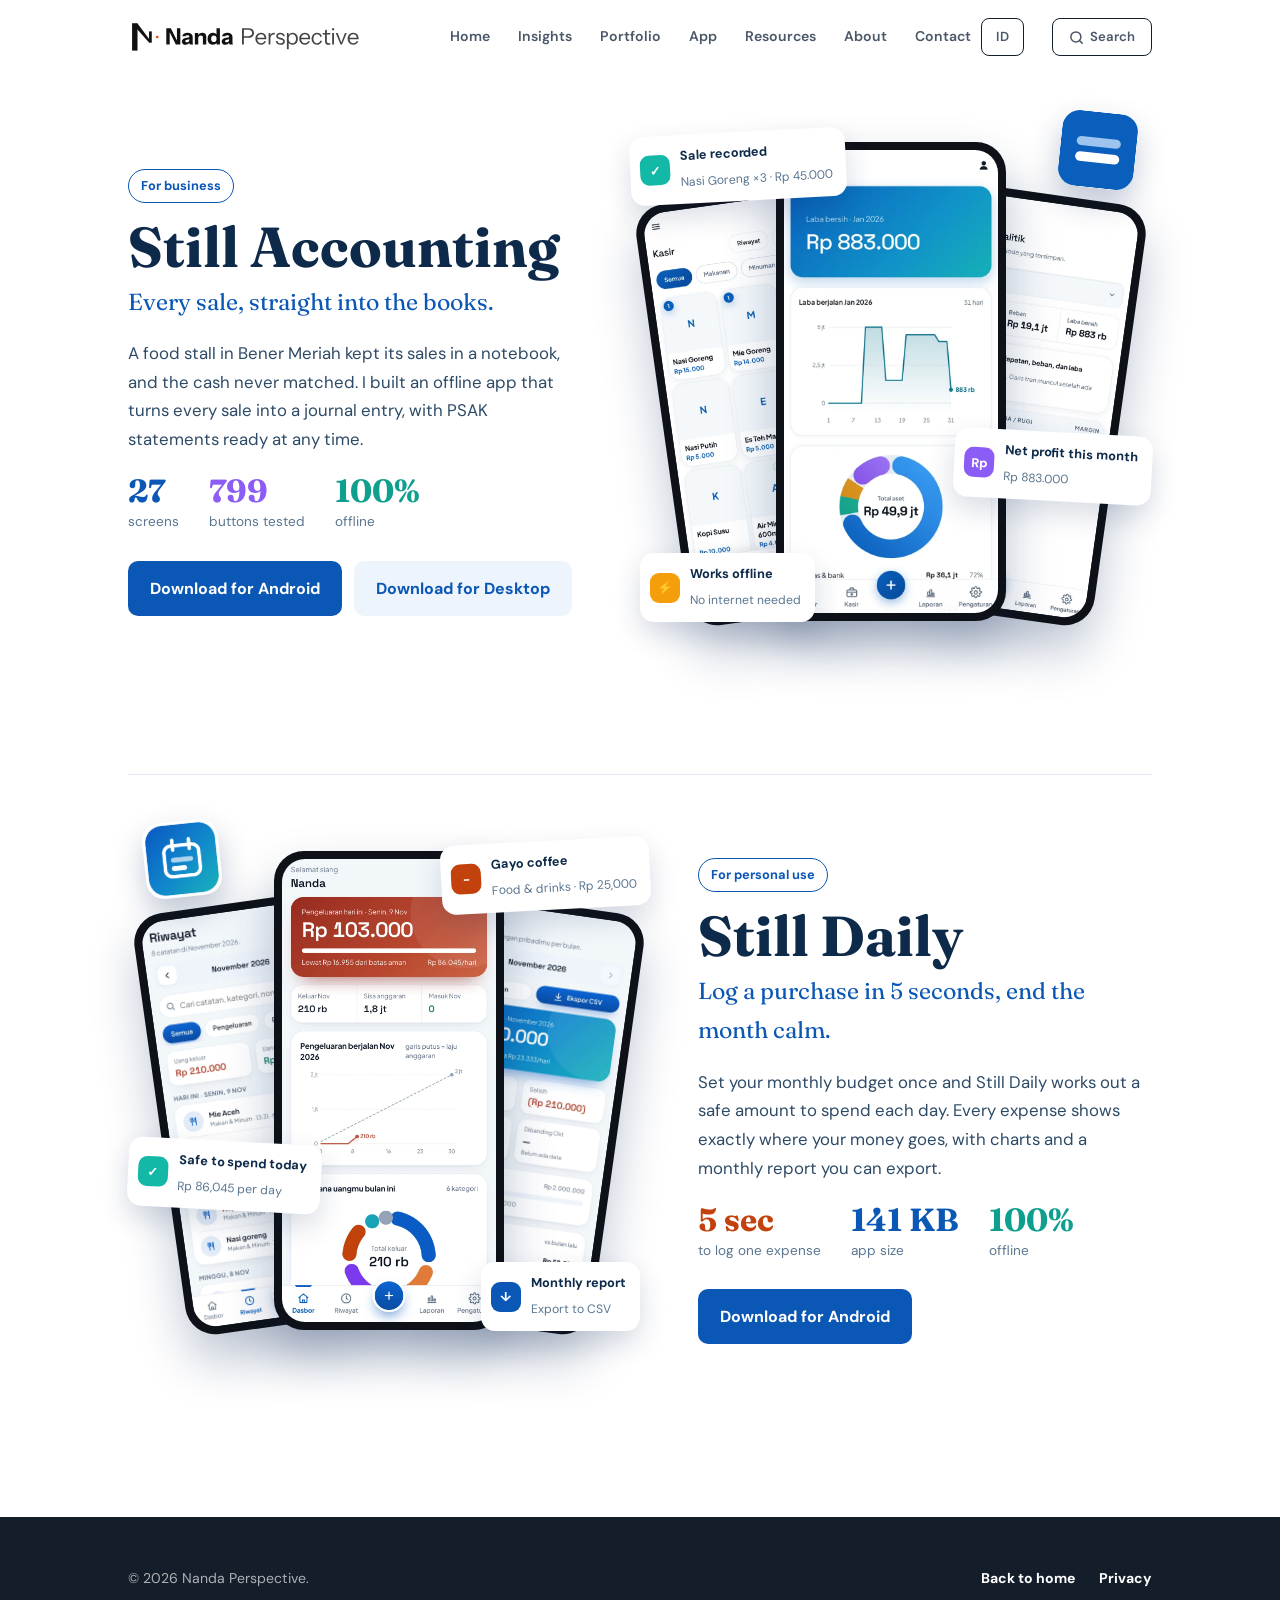
<file: public.html>
<!DOCTYPE html>
<html lang="en">
<head>
    <meta charset="UTF-8">
    <script src="js/bug-monitor.js?v=2"></script>
    <script async src="https://www.googletagmanager.com/gtag/js?id=G-9H0X49Z8JN"></script>
    <script src="js/analytics.js"></script>
    <script src="js/lang.js?v=3"></script>
    <meta http-equiv="X-Content-Type-Options" content="nosniff">
    <meta http-equiv="X-Frame-Options" content="SAMEORIGIN">
    <meta name="referrer" content="strict-origin-when-cross-origin">
    <meta name="viewport" content="width=device-width,initial-scale=1.0">
    <meta name="description" content="Still Accounting: free offline bookkeeping and point-of-sale app for small businesses.">
    <title>Still Accounting | Nanda Perspective</title>
    <meta property="og:type" content="website">
    <meta property="og:site_name" content="Nanda Perspective">
    <meta property="og:title" content="Still Accounting | Nanda Perspective">
    <meta property="og:description" content="Still Accounting: free offline bookkeeping and point-of-sale app for small businesses.">
    <meta property="og:url" content="https://nandaperspective.com/public.html">
    <meta name="twitter:card" content="summary">
    <meta name="twitter:title" content="Still Accounting | Nanda Perspective">
    <meta name="twitter:description" content="Still Accounting: free offline bookkeeping and point-of-sale app for small businesses.">
    <link rel="icon" type="image/svg+xml" href="/images/favicons/favicon.svg">
    <link rel="icon" type="image/png" sizes="32x32" href="/images/favicons/favicon-32.png">
    <link rel="icon" type="image/png" sizes="192x192" href="/images/favicons/favicon-192.png">
    <link rel="apple-touch-icon" href="/images/favicons/apple-touch-icon.png">
    <link rel="stylesheet" href="css/style.css?v=20">
</head>
<body>

<header class="site-header">
    <a class="logo" href="index.html" aria-label="Nanda Perspective home">
        <img class="logo-img" src="images/logo/np-lockup-horizontal.svg" alt="Nanda Perspective" width="494" height="72">
    </a>
    <button class="menu-toggle" type="button" aria-expanded="false" aria-controls="main-nav">
        Menu
    </button>
    <nav id="main-nav" aria-label="Main navigation">
        <a href="index.html#home" data-i18n="navHome">Home</a>
        <a href="index.html#articles" data-i18n="navArticles">Insights</a>
        <a href="portfolio.html" data-i18n="navPortfolio">Portfolio</a>
        <a href="public.html" data-i18n="navPublic">App</a>
        <a href="resources.html" data-i18n="navResources">Resources</a>
        <a href="about.html" data-i18n="navAbout">About</a>
        <a href="index.html#contact" data-i18n="navContact">Contact</a>
    </nav>
</header>

<main class="public-page">

    <div class="section public-body" id="resources-container" data-show="app"></div>


</main>

<footer>
    <p>&copy; <span id="year">2026</span> Nanda Perspective.</p>
    <div class="footer-links">
        <a href="index.html" data-i18n="backToHome">Back to home</a>
        <a href="privacy.html" data-i18n="navPrivacy">Privacy</a>
    </div>
</footer>

<!-- Material reader modal -->
<div id="mat-modal" class="mat-modal-bg" role="dialog" aria-modal="true" aria-label="Pembaca materi">
    <div class="mat-modal">
        <div class="mat-modal-header">
            <h2 class="mat-modal-title" id="mat-modal-title"></h2>
            <div class="mat-modal-actions">
                <button class="mat-print-btn" id="mat-print-btn">Print / Save as PDF</button>
                <button class="mat-close-btn" id="mat-close-btn" aria-label="Close">✕</button>
            </div>
        </div>
        <div class="mat-modal-body" id="mat-modal-body"></div>
    </div>
</div>

<script src="content/site-text.js?v=16"></script>
<script src="content/id/site-text.js?v=19"></script>
<script src="content/about-content.js?v=13"></script>
<script src="content/id/about-content.js?v=13"></script>
<script src="content/portfolio-content.js?v=14"></script>
<script src="content/id/portfolio-content.js?v=14"></script>
<script src="content/articles-content.js?v=14"></script>
<script src="content/id/articles-content.js?v=14"></script>
<script src="content/public-content.js?v=16"></script>
<script src="js/articles.js?v=3"></script>
<script src="js/site.js?v=8"></script>
<script src="js/public.js?v=6"></script>

</body>
</html>
</file>
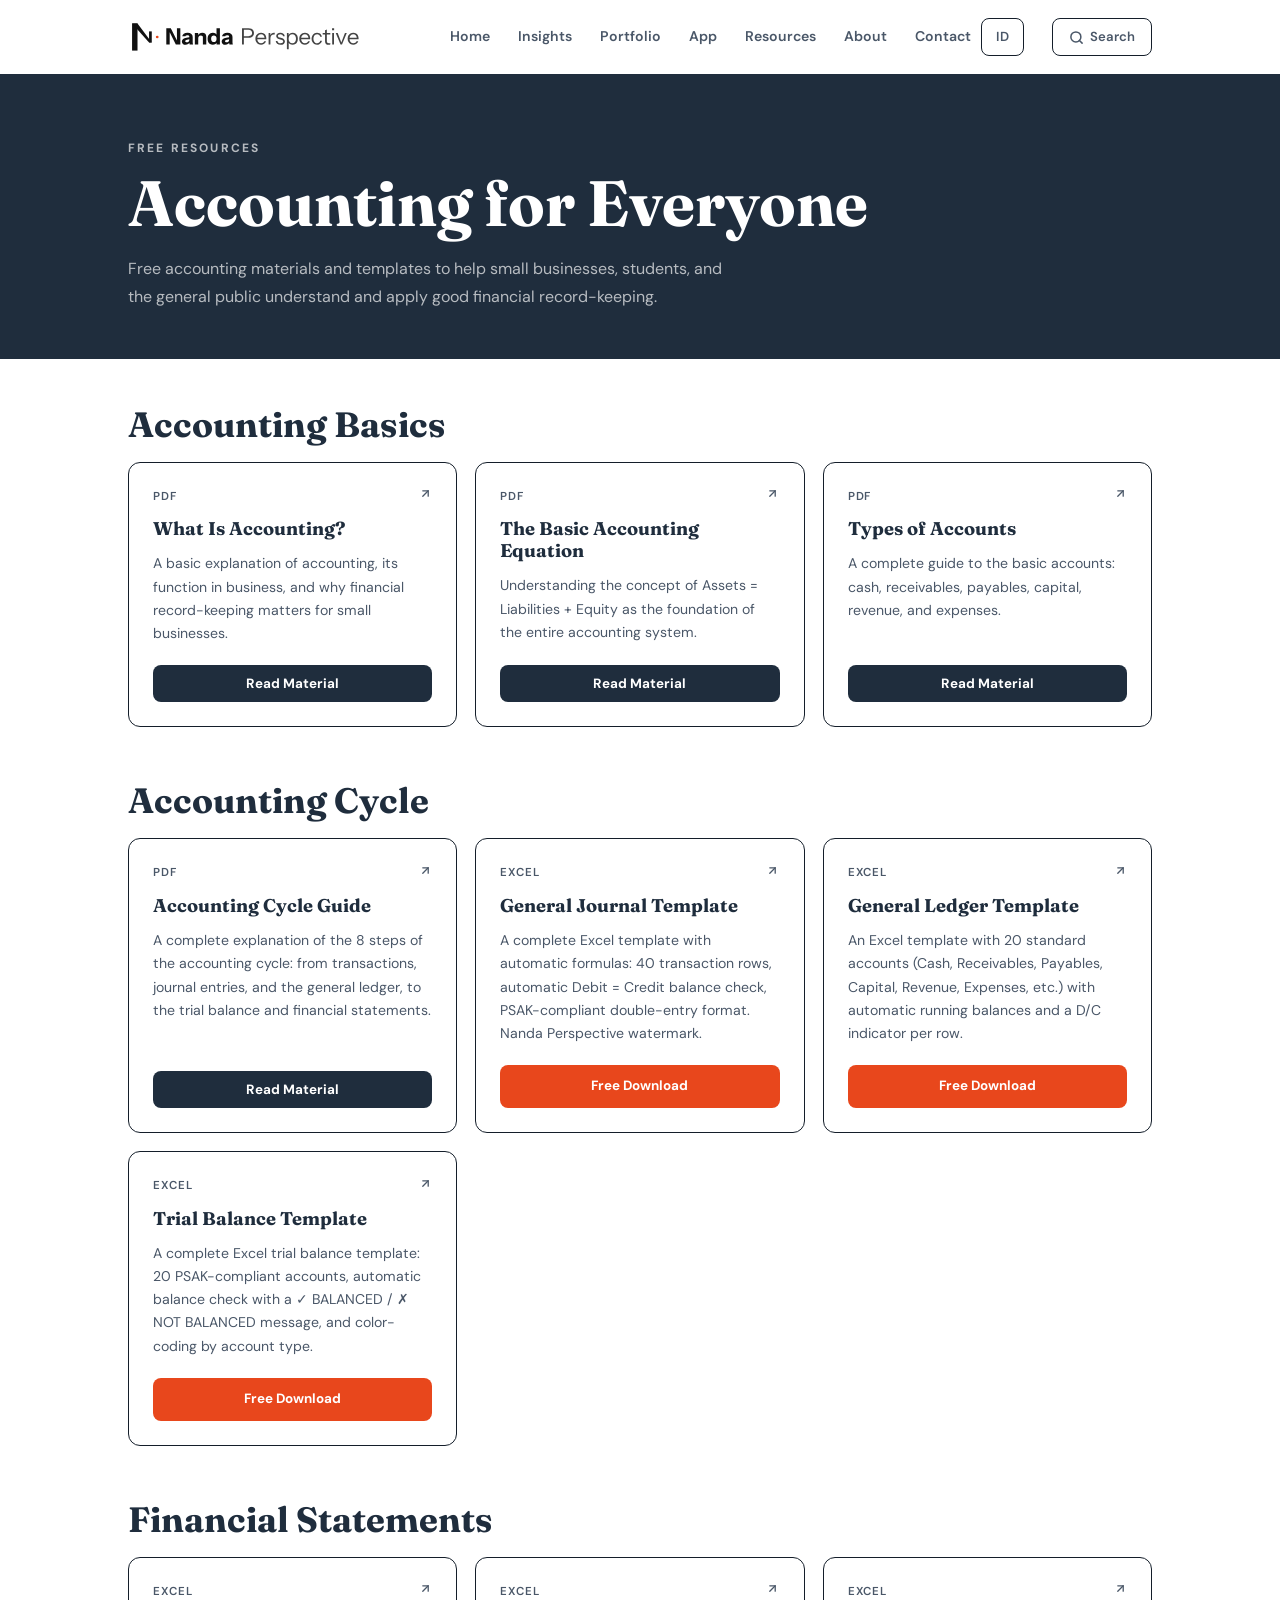
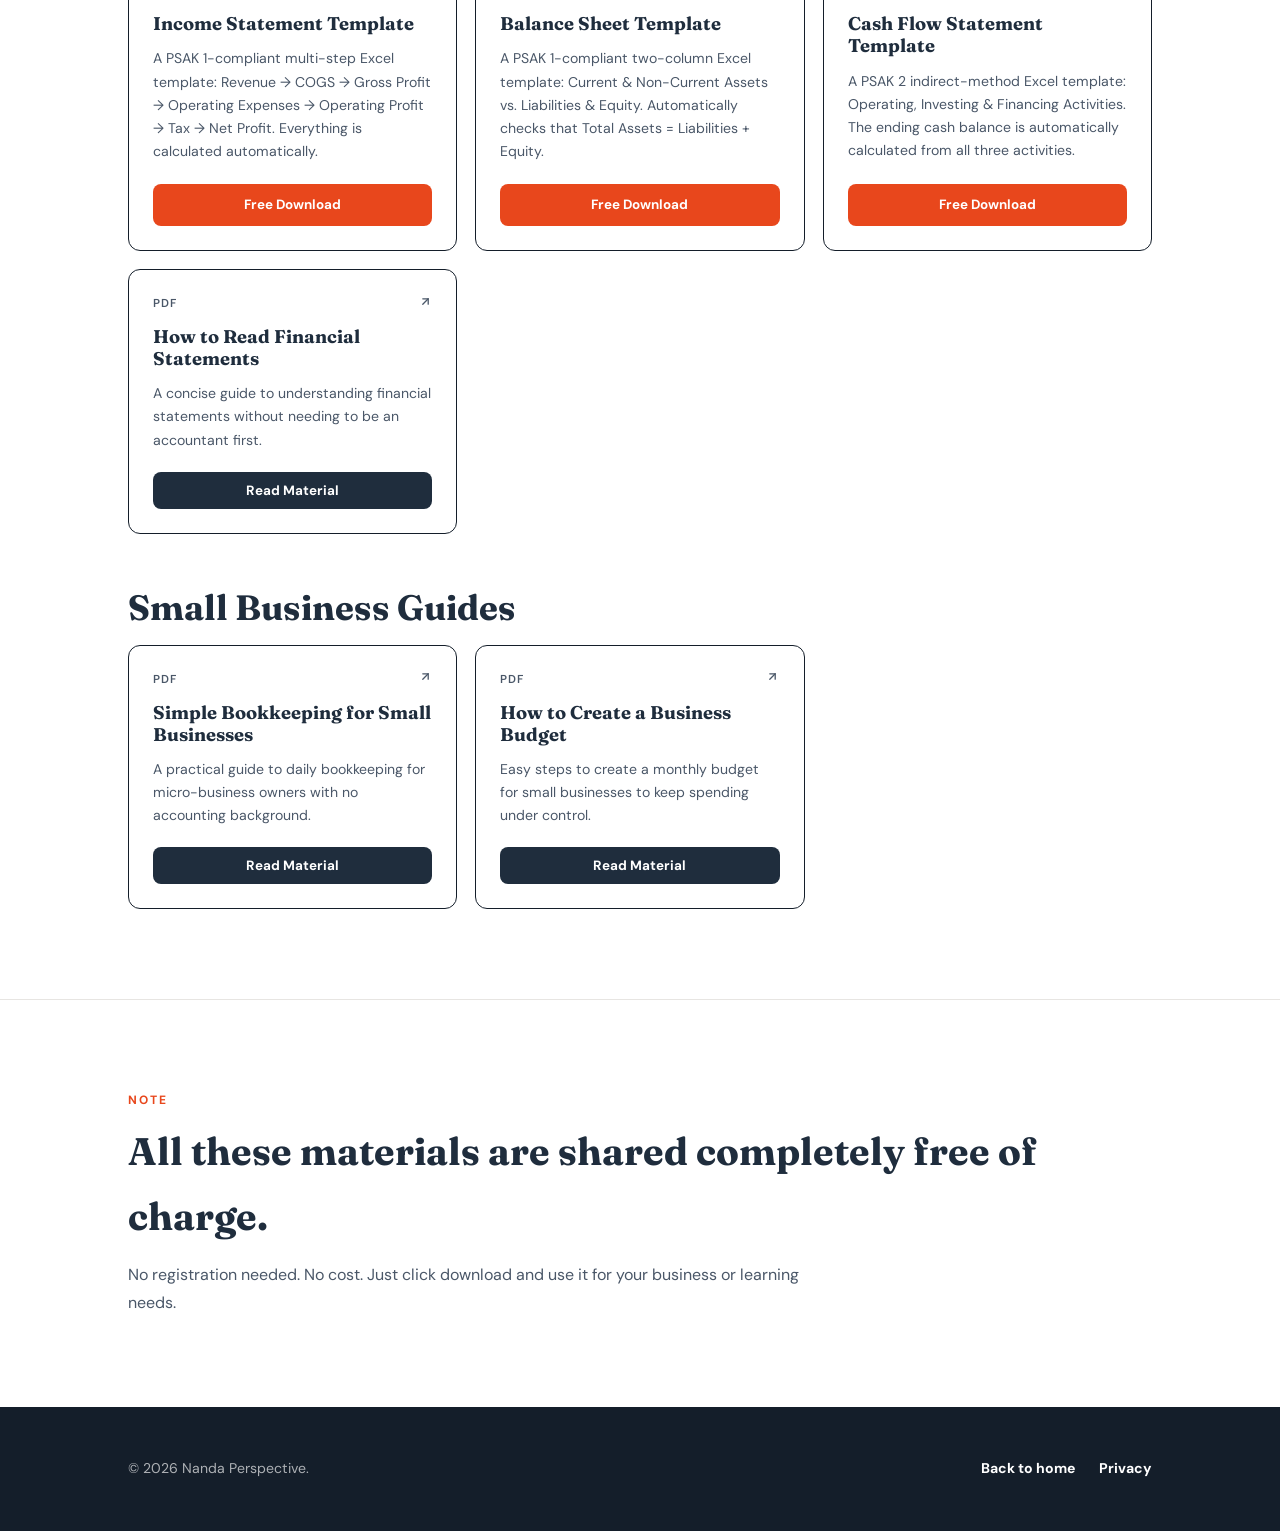
<file: resources.html>
<!DOCTYPE html>
<html lang="en">
<head>
    <meta charset="UTF-8">
    <script src="js/bug-monitor.js?v=2"></script>
    <script async src="https://www.googletagmanager.com/gtag/js?id=G-9H0X49Z8JN"></script>
    <script src="js/analytics.js"></script>
    <script src="js/lang.js?v=3"></script>
    <meta http-equiv="X-Content-Type-Options" content="nosniff">
    <meta http-equiv="X-Frame-Options" content="SAMEORIGIN">
    <meta name="referrer" content="strict-origin-when-cross-origin">
    <meta name="viewport" content="width=device-width,initial-scale=1.0">
    <meta name="description" content="Materi dan template akuntansi gratis untuk UMKM dan masyarakat umum.">
    <title>Free Accounting Resources | Nanda Perspective</title>
    <meta property="og:type" content="website">
    <meta property="og:site_name" content="Nanda Perspective">
    <meta property="og:title" content="Free Accounting Resources | Nanda Perspective">
    <meta property="og:description" content="Materi dan template akuntansi gratis untuk UMKM dan masyarakat umum.">
    <meta property="og:url" content="https://nandaperspective.com/resources.html">
    <meta name="twitter:card" content="summary">
    <meta name="twitter:title" content="Free Accounting Resources | Nanda Perspective">
    <meta name="twitter:description" content="Materi dan template akuntansi gratis untuk UMKM dan masyarakat umum.">
    <link rel="icon" type="image/svg+xml" href="/images/favicons/favicon.svg">
    <link rel="icon" type="image/png" sizes="32x32" href="/images/favicons/favicon-32.png">
    <link rel="icon" type="image/png" sizes="192x192" href="/images/favicons/favicon-192.png">
    <link rel="apple-touch-icon" href="/images/favicons/apple-touch-icon.png">
    <link rel="stylesheet" href="css/style.css?v=20">
</head>
<body>

<header class="site-header">
    <a class="logo" href="index.html" aria-label="Nanda Perspective home">
        <img class="logo-img" src="images/logo/np-lockup-horizontal.svg" alt="Nanda Perspective" width="494" height="72">
    </a>
    <button class="menu-toggle" type="button" aria-expanded="false" aria-controls="main-nav">
        Menu
    </button>
    <nav id="main-nav" aria-label="Main navigation">
        <a href="index.html#home" data-i18n="navHome">Home</a>
        <a href="index.html#articles" data-i18n="navArticles">Insights</a>
        <a href="portfolio.html" data-i18n="navPortfolio">Portfolio</a>
        <a href="public.html" data-i18n="navPublic">App</a>
        <a href="resources.html" data-i18n="navResources">Resources</a>
        <a href="about.html" data-i18n="navAbout">About</a>
        <a href="index.html#contact" data-i18n="navContact">Contact</a>
    </nav>
</header>

<main class="public-page">

    <section class="public-hero">
        <p class="eyebrow" id="public-eyebrow">Free Resources</p>
        <h1 id="public-title">Accounting for Everyone</h1>
        <p id="public-description"></p>
    </section>

    <div class="section public-body" id="resources-container" data-show="materials"></div>

    <section class="section public-note">
        <p class="eyebrow" id="public-note-eyebrow">Catatan</p>
        <h2 id="public-note-title"></h2>
        <p id="public-note-body"></p>
    </section>

</main>

<footer>
    <p>&copy; <span id="year">2026</span> Nanda Perspective.</p>
    <div class="footer-links">
        <a href="index.html" data-i18n="backToHome">Back to home</a>
        <a href="privacy.html" data-i18n="navPrivacy">Privacy</a>
    </div>
</footer>

<!-- Material reader modal -->
<div id="mat-modal" class="mat-modal-bg" role="dialog" aria-modal="true" aria-label="Pembaca materi">
    <div class="mat-modal">
        <div class="mat-modal-header">
            <h2 class="mat-modal-title" id="mat-modal-title"></h2>
            <div class="mat-modal-actions">
                <button class="mat-print-btn" id="mat-print-btn">Print / Save as PDF</button>
                <button class="mat-close-btn" id="mat-close-btn" aria-label="Close">✕</button>
            </div>
        </div>
        <div class="mat-modal-body" id="mat-modal-body"></div>
    </div>
</div>

<script src="content/site-text.js?v=16"></script>
<script src="content/id/site-text.js?v=19"></script>
<script src="content/about-content.js?v=13"></script>
<script src="content/id/about-content.js?v=13"></script>
<script src="content/portfolio-content.js?v=14"></script>
<script src="content/id/portfolio-content.js?v=14"></script>
<script src="content/articles-content.js?v=14"></script>
<script src="content/id/articles-content.js?v=14"></script>
<script src="content/public-content.js?v=16"></script>
<script src="js/articles.js?v=3"></script>
<script src="js/site.js?v=8"></script>
<script src="js/public.js?v=6"></script>

</body>
</html>
</file>
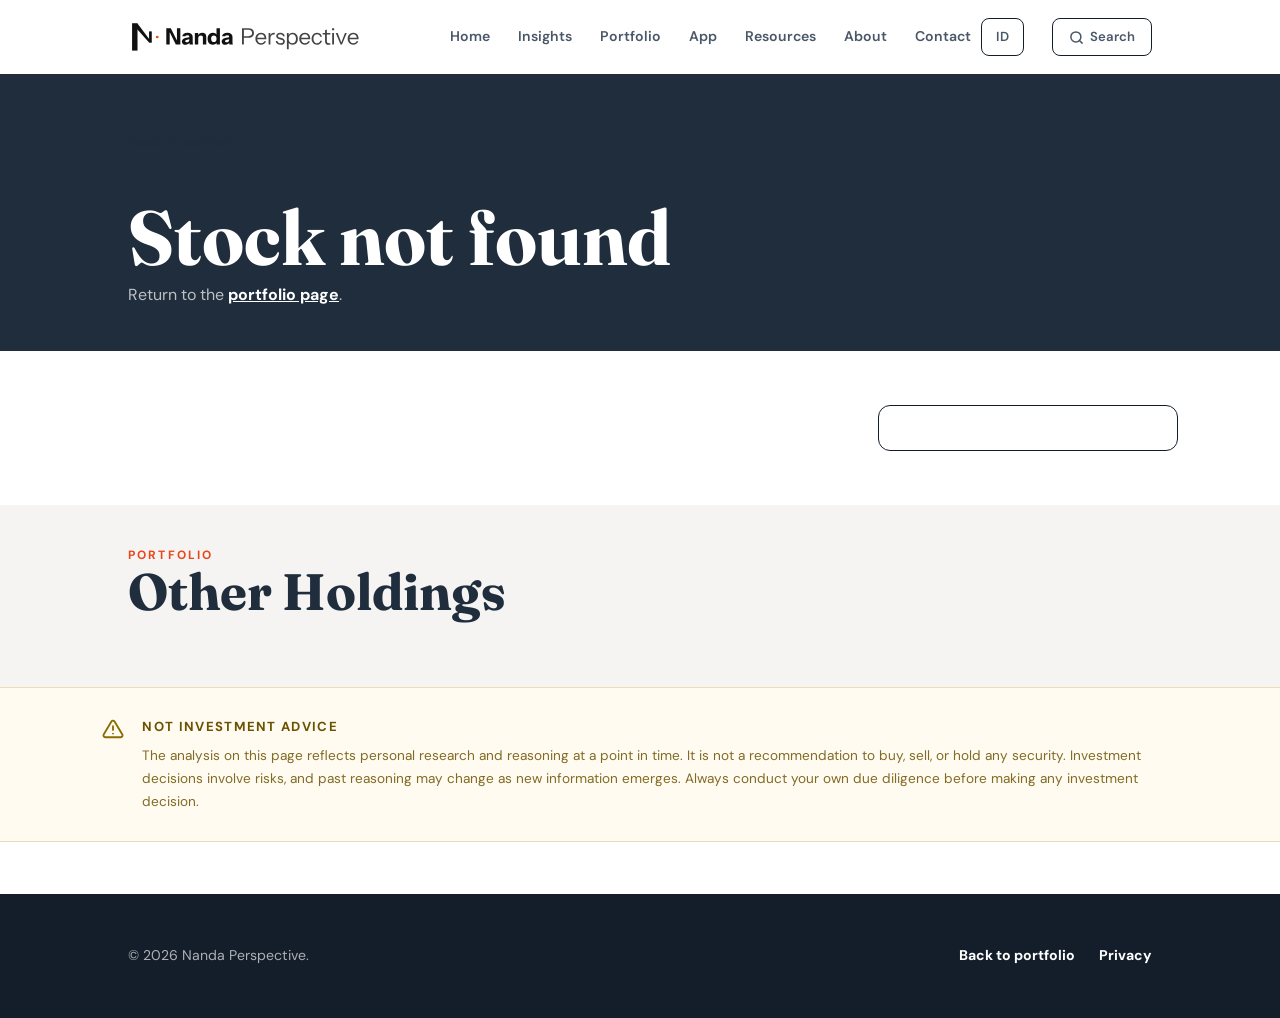
<file: stock.html>
<!DOCTYPE html>
<html lang="en">
<head>
    <meta charset="UTF-8">
    <script src="js/bug-monitor.js?v=2"></script>
    <script async src="https://www.googletagmanager.com/gtag/js?id=G-9H0X49Z8JN"></script>
    <script src="js/analytics.js"></script>
    <meta http-equiv="X-Content-Type-Options" content="nosniff">
    <meta http-equiv="X-Frame-Options" content="SAMEORIGIN">
    <meta name="referrer" content="strict-origin-when-cross-origin">
    <meta name="viewport" content="width=device-width,initial-scale=1.0">
    <meta name="description" content="Stock analysis from Nanda Perspective.">
    <title>Stock Analysis | Nanda Perspective</title>
    <meta property="og:type" content="article">
    <meta property="og:site_name" content="Nanda Perspective">
    <meta property="og:title" content="Stock Analysis | Nanda Perspective">
    <meta property="og:description" content="Stock analysis from Nanda Perspective.">
    <meta property="og:url" content="https://nandaperspective.com/stock.html">
    <meta name="twitter:card" content="summary">
    <meta name="twitter:title" content="Stock Analysis | Nanda Perspective">
    <meta name="twitter:description" content="Stock analysis from Nanda Perspective.">
    <link rel="icon" type="image/svg+xml" href="/images/favicons/favicon.svg">
    <link rel="icon" type="image/png" sizes="32x32" href="/images/favicons/favicon-32.png">
    <link rel="icon" type="image/png" sizes="192x192" href="/images/favicons/favicon-192.png">
    <link rel="apple-touch-icon" href="/images/favicons/apple-touch-icon.png">
    <link rel="stylesheet" href="css/style.css?v=20">
    <script src="js/lang.js?v=3"></script>
</head>
<body>

<header class="site-header">
    <a class="logo" href="index.html" aria-label="Nanda Perspective home">
        <img class="logo-img" src="images/logo/np-lockup-horizontal.svg" alt="Nanda Perspective" width="494" height="72">
    </a>

    <button class="menu-toggle" type="button" aria-expanded="false" aria-controls="main-nav">
        Menu
    </button>

    <nav id="main-nav" aria-label="Main navigation">
        <a href="index.html#home" data-i18n="navHome">Home</a>
        <a href="index.html#articles" data-i18n="navArticles">Insights</a>
        <a href="portfolio.html" data-i18n="navPortfolio">Portfolio</a>
        <a href="public.html" data-i18n="navPublic">App</a>
        <a href="resources.html" data-i18n="navResources">Resources</a>
        <a href="about.html" data-i18n="navAbout">About</a>
        <a href="index.html#contact" data-i18n="navContact">Contact</a>
    </nav>
</header>

<main class="stock-page">

    <!-- Hero section: ticker, company, key stats -->
    <div class="stock-hero" id="stock-hero">
        <a class="back-link" href="portfolio.html" id="stock-back-link">Back to portfolio</a>

        <div class="stock-identity">
            <div>
                <h1 id="stock-company"></h1>
                <p class="stock-sector" id="stock-sector"></p>
            </div>
        </div>

        <div class="stock-snapshot" id="stock-snapshot"></div>
    </div>

    <!-- Full analysis sections -->
    <div class="stock-body">
        <div class="stock-main-col">
            <div class="stock-analysis" id="stock-analysis"></div>
            <div id="stock-share"></div>
        </div>

        <aside class="stock-sidebar">
            <div class="sidebar-card" id="stock-sidebar"></div>
        </aside>
    </div>

    <!-- Other holdings -->
    <section class="section related-section">
        <div class="section-heading">
            <div>
                <p class="eyebrow" id="other-eyebrow">Portfolio</p>
                <h2 id="other-title">Other Holdings</h2>
            </div>
        </div>
        <div class="holding-grid" id="related-holdings"></div>
    </section>

    <div class="stock-disclaimer">
        <svg class="disclaimer-icon" width="22" height="22" viewBox="0 0 24 24" fill="none" stroke="currentColor" stroke-width="2" stroke-linecap="round" stroke-linejoin="round" aria-hidden="true"><path d="M10.29 3.86 1.82 18a2 2 0 0 0 1.71 3h16.94a2 2 0 0 0 1.71-3L13.71 3.86a2 2 0 0 0-3.42 0z"/><line x1="12" y1="9" x2="12" y2="13"/><line x1="12" y1="17" x2="12.01" y2="17"/></svg>
        <div>
            <p class="disclaimer-title" id="disclaimer-title">Not Investment Advice</p>
            <p class="disclaimer-body" id="disclaimer-body"></p>
        </div>
    </div>

</main>

<footer>
    <p>&copy; <span id="year">2026</span> Nanda Perspective.</p>
    <div class="footer-links">
        <a href="portfolio.html" id="footer-back-link">Back to portfolio</a>
        <a href="privacy.html" data-i18n="navPrivacy">Privacy</a>
    </div>
</footer>

<script src="content/site-text.js?v=16"></script>
<script src="content/id/site-text.js?v=19"></script>
<script src="content/about-content.js?v=13"></script>
<script src="content/id/about-content.js?v=13"></script>
<script src="content/portfolio-content.js?v=14"></script>
<script src="content/id/portfolio-content.js?v=14"></script>
<script src="content/articles-content.js?v=14"></script>
<script src="content/id/articles-content.js?v=14"></script>
<script src="js/articles.js?v=3"></script>
<script src="js/site.js?v=8"></script>
<script src="js/stock.js?v=6"></script>

</body>
</html>
</file>
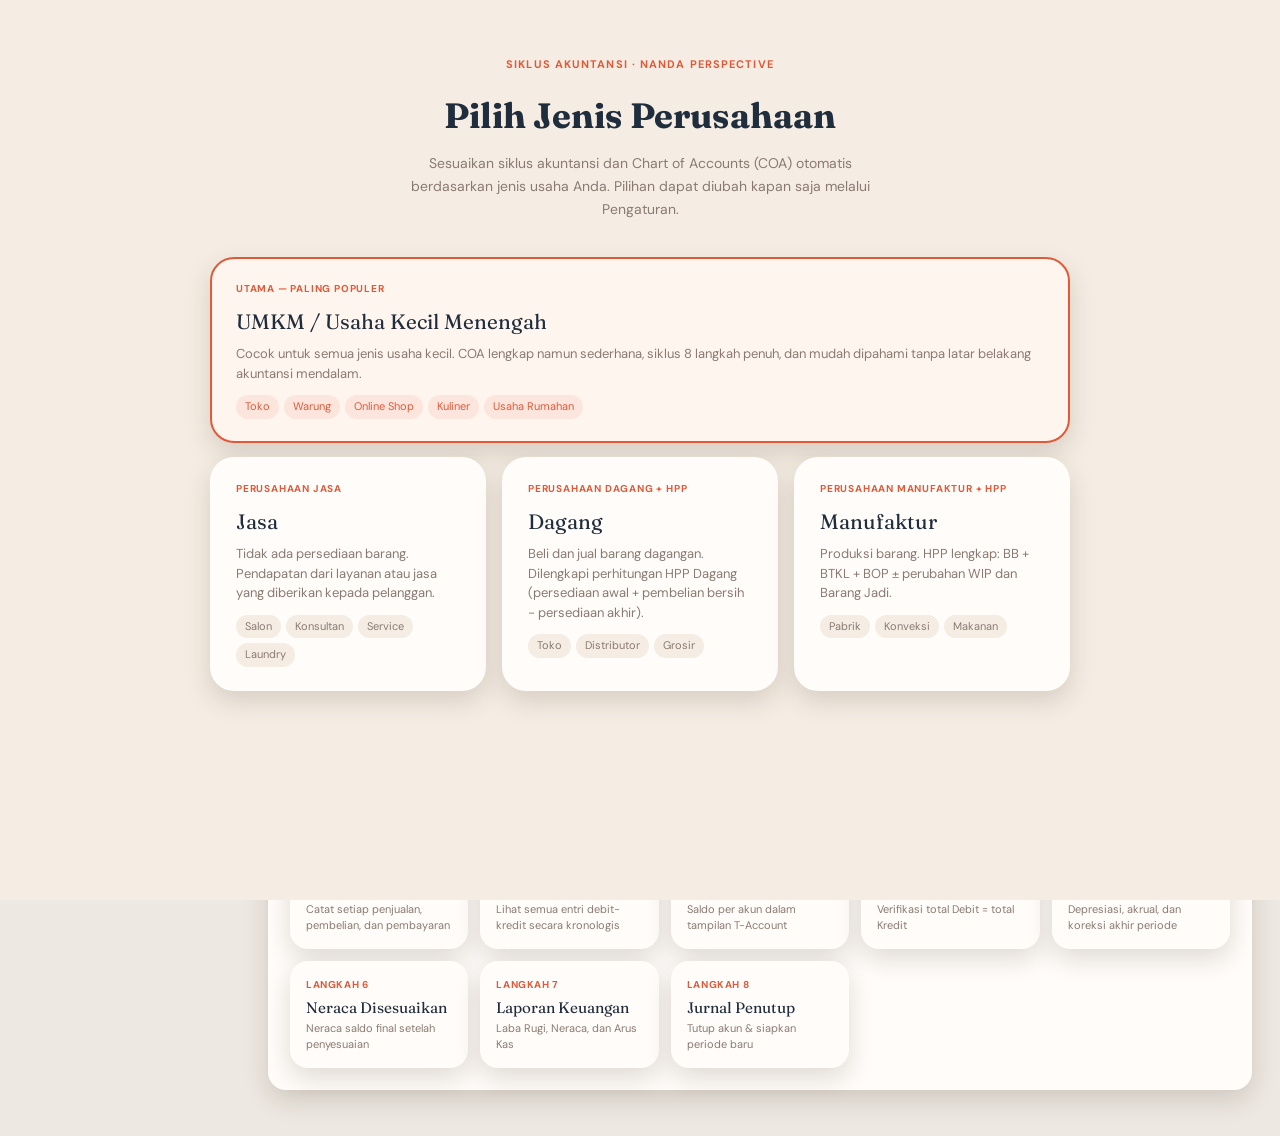
<file: downloads/siklus-akuntansi-offline.html>
<!DOCTYPE html>
<html lang="id">
<head>
<meta charset="UTF-8">
<meta http-equiv="X-Content-Type-Options" content="nosniff">
<meta http-equiv="X-Frame-Options" content="SAMEORIGIN">
<meta name="referrer" content="strict-origin-when-cross-origin">
<meta name="viewport" content="width=device-width,initial-scale=1.0">
<title>Siklus Akuntansi UMKM</title>
<link rel="preconnect" href="https://fonts.googleapis.com">
<link href="https://fonts.googleapis.com/css2?family=Fraunces:ital,opsz,wght@0,9..144,300;0,9..144,600;0,9..144,700;1,9..144,400&family=DM+Sans:opsz,wght@9..40,400;9..40,500;9..40,600;9..40,700&display=swap" rel="stylesheet">
<script>
/*!
 * Chart.js v4.5.1
 * https://www.chartjs.org
 * (c) 2025 Chart.js Contributors
 * Released under the MIT License
 */
!function(t,e){"object"==typeof exports&&"undefined"!=typeof module?module.exports=e():"function"==typeof define&&define.amd?define(e):(t="undefined"!=typeof globalThis?globalThis:t||self).Chart=e()}(this,(function(){"use strict";var t=Object.freeze({__proto__:null,get Colors(){return Jo},get Decimation(){return ta},get Filler(){return ba},get Legend(){return Ma},get SubTitle(){return Pa},get Title(){return ka},get Tooltip(){return Na}});function e(){}const i=(()=>{let t=0;return()=>t++})();function s(t){return null==t}function n(t){if(Array.isArray&&Array.isArray(t))return!0;const e=Object.prototype.toString.call(t);return"[object"===e.slice(0,7)&&"Array]"===e.slice(-6)}function o(t){return null!==t&&"[object Object]"===Object.prototype.toString.call(t)}function a(t){return("number"==typeof t||t instanceof Number)&&isFinite(+t)}function r(t,e){return a(t)?t:e}function l(t,e){return void 0===t?e:t}const h=(t,e)=>"string"==typeof t&&t.endsWith("%")?parseFloat(t)/100:+t/e,c=(t,e)=>"string"==typeof t&&t.endsWith("%")?parseFloat(t)/100*e:+t;function d(t,e,i){if(t&&"function"==typeof t.call)return t.apply(i,e)}function u(t,e,i,s){let a,r,l;if(n(t))if(r=t.length,s)for(a=r-1;a>=0;a--)e.call(i,t[a],a);else for(a=0;a<r;a++)e.call(i,t[a],a);else if(o(t))for(l=Object.keys(t),r=l.length,a=0;a<r;a++)e.call(i,t[l[a]],l[a])}function f(t,e){let i,s,n,o;if(!t||!e||t.length!==e.length)return!1;for(i=0,s=t.length;i<s;++i)if(n=t[i],o=e[i],n.datasetIndex!==o.datasetIndex||n.index!==o.index)return!1;return!0}function g(t){if(n(t))return t.map(g);if(o(t)){const e=Object.create(null),i=Object.keys(t),s=i.length;let n=0;for(;n<s;++n)e[i[n]]=g(t[i[n]]);return e}return t}function p(t){return-1===["__proto__","prototype","constructor"].indexOf(t)}function m(t,e,i,s){if(!p(t))return;const n=e[t],a=i[t];o(n)&&o(a)?x(n,a,s):e[t]=g(a)}function x(t,e,i){const s=n(e)?e:[e],a=s.length;if(!o(t))return t;const r=(i=i||{}).merger||m;let l;for(let e=0;e<a;++e){if(l=s[e],!o(l))continue;const n=Object.keys(l);for(let e=0,s=n.length;e<s;++e)r(n[e],t,l,i)}return t}function b(t,e){return x(t,e,{merger:_})}function _(t,e,i){if(!p(t))return;const s=e[t],n=i[t];o(s)&&o(n)?b(s,n):Object.prototype.hasOwnProperty.call(e,t)||(e[t]=g(n))}const y={"":t=>t,x:t=>t.x,y:t=>t.y};function v(t){const e=t.split("."),i=[];let s="";for(const t of e)s+=t,s.endsWith("\\")?s=s.slice(0,-1)+".":(i.push(s),s="");return i}function M(t,e){const i=y[e]||(y[e]=function(t){const e=v(t);return t=>{for(const i of e){if(""===i)break;t=t&&t[i]}return t}}(e));return i(t)}function w(t){return t.charAt(0).toUpperCase()+t.slice(1)}const k=t=>void 0!==t,S=t=>"function"==typeof t,P=(t,e)=>{if(t.size!==e.size)return!1;for(const i of t)if(!e.has(i))return!1;return!0};function D(t){return"mouseup"===t.type||"click"===t.type||"contextmenu"===t.type}const C=Math.PI,O=2*C,A=O+C,T=Number.POSITIVE_INFINITY,L=C/180,E=C/2,R=C/4,I=2*C/3,z=Math.log10,F=Math.sign;function V(t,e,i){return Math.abs(t-e)<i}function B(t){const e=Math.round(t);t=V(t,e,t/1e3)?e:t;const i=Math.pow(10,Math.floor(z(t))),s=t/i;return(s<=1?1:s<=2?2:s<=5?5:10)*i}function W(t){const e=[],i=Math.sqrt(t);let s;for(s=1;s<i;s++)t%s==0&&(e.push(s),e.push(t/s));return i===(0|i)&&e.push(i),e.sort(((t,e)=>t-e)).pop(),e}function N(t){return!function(t){return"symbol"==typeof t||"object"==typeof t&&null!==t&&!(Symbol.toPrimitive in t||"toString"in t||"valueOf"in t)}(t)&&!isNaN(parseFloat(t))&&isFinite(t)}function H(t,e){const i=Math.round(t);return i-e<=t&&i+e>=t}function j(t,e,i){let s,n,o;for(s=0,n=t.length;s<n;s++)o=t[s][i],isNaN(o)||(e.min=Math.min(e.min,o),e.max=Math.max(e.max,o))}function $(t){return t*(C/180)}function Y(t){return t*(180/C)}function U(t){if(!a(t))return;let e=1,i=0;for(;Math.round(t*e)/e!==t;)e*=10,i++;return i}function X(t,e){const i=e.x-t.x,s=e.y-t.y,n=Math.sqrt(i*i+s*s);let o=Math.atan2(s,i);return o<-.5*C&&(o+=O),{angle:o,distance:n}}function q(t,e){return Math.sqrt(Math.pow(e.x-t.x,2)+Math.pow(e.y-t.y,2))}function K(t,e){return(t-e+A)%O-C}function G(t){return(t%O+O)%O}function J(t,e,i,s){const n=G(t),o=G(e),a=G(i),r=G(o-n),l=G(a-n),h=G(n-o),c=G(n-a);return n===o||n===a||s&&o===a||r>l&&h<c}function Z(t,e,i){return Math.max(e,Math.min(i,t))}function Q(t){return Z(t,-32768,32767)}function tt(t,e,i,s=1e-6){return t>=Math.min(e,i)-s&&t<=Math.max(e,i)+s}function et(t,e,i){i=i||(i=>t[i]<e);let s,n=t.length-1,o=0;for(;n-o>1;)s=o+n>>1,i(s)?o=s:n=s;return{lo:o,hi:n}}const it=(t,e,i,s)=>et(t,i,s?s=>{const n=t[s][e];return n<i||n===i&&t[s+1][e]===i}:s=>t[s][e]<i),st=(t,e,i)=>et(t,i,(s=>t[s][e]>=i));function nt(t,e,i){let s=0,n=t.length;for(;s<n&&t[s]<e;)s++;for(;n>s&&t[n-1]>i;)n--;return s>0||n<t.length?t.slice(s,n):t}const ot=["push","pop","shift","splice","unshift"];function at(t,e){t._chartjs?t._chartjs.listeners.push(e):(Object.defineProperty(t,"_chartjs",{configurable:!0,enumerable:!1,value:{listeners:[e]}}),ot.forEach((e=>{const i="_onData"+w(e),s=t[e];Object.defineProperty(t,e,{configurable:!0,enumerable:!1,value(...e){const n=s.apply(this,e);return t._chartjs.listeners.forEach((t=>{"function"==typeof t[i]&&t[i](...e)})),n}})})))}function rt(t,e){const i=t._chartjs;if(!i)return;const s=i.listeners,n=s.indexOf(e);-1!==n&&s.splice(n,1),s.length>0||(ot.forEach((e=>{delete t[e]})),delete t._chartjs)}function lt(t){const e=new Set(t);return e.size===t.length?t:Array.from(e)}const ht="undefined"==typeof window?function(t){return t()}:window.requestAnimationFrame;function ct(t,e){let i=[],s=!1;return function(...n){i=n,s||(s=!0,ht.call(window,(()=>{s=!1,t.apply(e,i)})))}}function dt(t,e){let i;return function(...s){return e?(clearTimeout(i),i=setTimeout(t,e,s)):t.apply(this,s),e}}const ut=t=>"start"===t?"left":"end"===t?"right":"center",ft=(t,e,i)=>"start"===t?e:"end"===t?i:(e+i)/2,gt=(t,e,i,s)=>t===(s?"left":"right")?i:"center"===t?(e+i)/2:e;function pt(t,e,i){const n=e.length;let o=0,a=n;if(t._sorted){const{iScale:r,vScale:l,_parsed:h}=t,c=t.dataset&&t.dataset.options?t.dataset.options.spanGaps:null,d=r.axis,{min:u,max:f,minDefined:g,maxDefined:p}=r.getUserBounds();if(g){if(o=Math.min(it(h,d,u).lo,i?n:it(e,d,r.getPixelForValue(u)).lo),c){const t=h.slice(0,o+1).reverse().findIndex((t=>!s(t[l.axis])));o-=Math.max(0,t)}o=Z(o,0,n-1)}if(p){let t=Math.max(it(h,r.axis,f,!0).hi+1,i?0:it(e,d,r.getPixelForValue(f),!0).hi+1);if(c){const e=h.slice(t-1).findIndex((t=>!s(t[l.axis])));t+=Math.max(0,e)}a=Z(t,o,n)-o}else a=n-o}return{start:o,count:a}}function mt(t){const{xScale:e,yScale:i,_scaleRanges:s}=t,n={xmin:e.min,xmax:e.max,ymin:i.min,ymax:i.max};if(!s)return t._scaleRanges=n,!0;const o=s.xmin!==e.min||s.xmax!==e.max||s.ymin!==i.min||s.ymax!==i.max;return Object.assign(s,n),o}class xt{constructor(){this._request=null,this._charts=new Map,this._running=!1,this._lastDate=void 0}_notify(t,e,i,s){const n=e.listeners[s],o=e.duration;n.forEach((s=>s({chart:t,initial:e.initial,numSteps:o,currentStep:Math.min(i-e.start,o)})))}_refresh(){this._request||(this._running=!0,this._request=ht.call(window,(()=>{this._update(),this._request=null,this._running&&this._refresh()})))}_update(t=Date.now()){let e=0;this._charts.forEach(((i,s)=>{if(!i.running||!i.items.length)return;const n=i.items;let o,a=n.length-1,r=!1;for(;a>=0;--a)o=n[a],o._active?(o._total>i.duration&&(i.duration=o._total),o.tick(t),r=!0):(n[a]=n[n.length-1],n.pop());r&&(s.draw(),this._notify(s,i,t,"progress")),n.length||(i.running=!1,this._notify(s,i,t,"complete"),i.initial=!1),e+=n.length})),this._lastDate=t,0===e&&(this._running=!1)}_getAnims(t){const e=this._charts;let i=e.get(t);return i||(i={running:!1,initial:!0,items:[],listeners:{complete:[],progress:[]}},e.set(t,i)),i}listen(t,e,i){this._getAnims(t).listeners[e].push(i)}add(t,e){e&&e.length&&this._getAnims(t).items.push(...e)}has(t){return this._getAnims(t).items.length>0}start(t){const e=this._charts.get(t);e&&(e.running=!0,e.start=Date.now(),e.duration=e.items.reduce(((t,e)=>Math.max(t,e._duration)),0),this._refresh())}running(t){if(!this._running)return!1;const e=this._charts.get(t);return!!(e&&e.running&&e.items.length)}stop(t){const e=this._charts.get(t);if(!e||!e.items.length)return;const i=e.items;let s=i.length-1;for(;s>=0;--s)i[s].cancel();e.items=[],this._notify(t,e,Date.now(),"complete")}remove(t){return this._charts.delete(t)}}var bt=new xt;
/*!
 * @kurkle/color v0.3.2
 * https://github.com/kurkle/color#readme
 * (c) 2023 Jukka Kurkela
 * Released under the MIT License
 */function _t(t){return t+.5|0}const yt=(t,e,i)=>Math.max(Math.min(t,i),e);function vt(t){return yt(_t(2.55*t),0,255)}function Mt(t){return yt(_t(255*t),0,255)}function wt(t){return yt(_t(t/2.55)/100,0,1)}function kt(t){return yt(_t(100*t),0,100)}const St={0:0,1:1,2:2,3:3,4:4,5:5,6:6,7:7,8:8,9:9,A:10,B:11,C:12,D:13,E:14,F:15,a:10,b:11,c:12,d:13,e:14,f:15},Pt=[..."0123456789ABCDEF"],Dt=t=>Pt[15&t],Ct=t=>Pt[(240&t)>>4]+Pt[15&t],Ot=t=>(240&t)>>4==(15&t);function At(t){var e=(t=>Ot(t.r)&&Ot(t.g)&&Ot(t.b)&&Ot(t.a))(t)?Dt:Ct;return t?"#"+e(t.r)+e(t.g)+e(t.b)+((t,e)=>t<255?e(t):"")(t.a,e):void 0}const Tt=/^(hsla?|hwb|hsv)\(\s*([-+.e\d]+)(?:deg)?[\s,]+([-+.e\d]+)%[\s,]+([-+.e\d]+)%(?:[\s,]+([-+.e\d]+)(%)?)?\s*\)$/;function Lt(t,e,i){const s=e*Math.min(i,1-i),n=(e,n=(e+t/30)%12)=>i-s*Math.max(Math.min(n-3,9-n,1),-1);return[n(0),n(8),n(4)]}function Et(t,e,i){const s=(s,n=(s+t/60)%6)=>i-i*e*Math.max(Math.min(n,4-n,1),0);return[s(5),s(3),s(1)]}function Rt(t,e,i){const s=Lt(t,1,.5);let n;for(e+i>1&&(n=1/(e+i),e*=n,i*=n),n=0;n<3;n++)s[n]*=1-e-i,s[n]+=e;return s}function It(t){const e=t.r/255,i=t.g/255,s=t.b/255,n=Math.max(e,i,s),o=Math.min(e,i,s),a=(n+o)/2;let r,l,h;return n!==o&&(h=n-o,l=a>.5?h/(2-n-o):h/(n+o),r=function(t,e,i,s,n){return t===n?(e-i)/s+(e<i?6:0):e===n?(i-t)/s+2:(t-e)/s+4}(e,i,s,h,n),r=60*r+.5),[0|r,l||0,a]}function zt(t,e,i,s){return(Array.isArray(e)?t(e[0],e[1],e[2]):t(e,i,s)).map(Mt)}function Ft(t,e,i){return zt(Lt,t,e,i)}function Vt(t){return(t%360+360)%360}function Bt(t){const e=Tt.exec(t);let i,s=255;if(!e)return;e[5]!==i&&(s=e[6]?vt(+e[5]):Mt(+e[5]));const n=Vt(+e[2]),o=+e[3]/100,a=+e[4]/100;return i="hwb"===e[1]?function(t,e,i){return zt(Rt,t,e,i)}(n,o,a):"hsv"===e[1]?function(t,e,i){return zt(Et,t,e,i)}(n,o,a):Ft(n,o,a),{r:i[0],g:i[1],b:i[2],a:s}}const Wt={x:"dark",Z:"light",Y:"re",X:"blu",W:"gr",V:"medium",U:"slate",A:"ee",T:"ol",S:"or",B:"ra",C:"lateg",D:"ights",R:"in",Q:"turquois",E:"hi",P:"ro",O:"al",N:"le",M:"de",L:"yello",F:"en",K:"ch",G:"arks",H:"ea",I:"ightg",J:"wh"},Nt={OiceXe:"f0f8ff",antiquewEte:"faebd7",aqua:"ffff",aquamarRe:"7fffd4",azuY:"f0ffff",beige:"f5f5dc",bisque:"ffe4c4",black:"0",blanKedOmond:"ffebcd",Xe:"ff",XeviTet:"8a2be2",bPwn:"a52a2a",burlywood:"deb887",caMtXe:"5f9ea0",KartYuse:"7fff00",KocTate:"d2691e",cSO:"ff7f50",cSnflowerXe:"6495ed",cSnsilk:"fff8dc",crimson:"dc143c",cyan:"ffff",xXe:"8b",xcyan:"8b8b",xgTMnPd:"b8860b",xWay:"a9a9a9",xgYF:"6400",xgYy:"a9a9a9",xkhaki:"bdb76b",xmagFta:"8b008b",xTivegYF:"556b2f",xSange:"ff8c00",xScEd:"9932cc",xYd:"8b0000",xsOmon:"e9967a",xsHgYF:"8fbc8f",xUXe:"483d8b",xUWay:"2f4f4f",xUgYy:"2f4f4f",xQe:"ced1",xviTet:"9400d3",dAppRk:"ff1493",dApskyXe:"bfff",dimWay:"696969",dimgYy:"696969",dodgerXe:"1e90ff",fiYbrick:"b22222",flSOwEte:"fffaf0",foYstWAn:"228b22",fuKsia:"ff00ff",gaRsbSo:"dcdcdc",ghostwEte:"f8f8ff",gTd:"ffd700",gTMnPd:"daa520",Way:"808080",gYF:"8000",gYFLw:"adff2f",gYy:"808080",honeyMw:"f0fff0",hotpRk:"ff69b4",RdianYd:"cd5c5c",Rdigo:"4b0082",ivSy:"fffff0",khaki:"f0e68c",lavFMr:"e6e6fa",lavFMrXsh:"fff0f5",lawngYF:"7cfc00",NmoncEffon:"fffacd",ZXe:"add8e6",ZcSO:"f08080",Zcyan:"e0ffff",ZgTMnPdLw:"fafad2",ZWay:"d3d3d3",ZgYF:"90ee90",ZgYy:"d3d3d3",ZpRk:"ffb6c1",ZsOmon:"ffa07a",ZsHgYF:"20b2aa",ZskyXe:"87cefa",ZUWay:"778899",ZUgYy:"778899",ZstAlXe:"b0c4de",ZLw:"ffffe0",lime:"ff00",limegYF:"32cd32",lRF:"faf0e6",magFta:"ff00ff",maPon:"800000",VaquamarRe:"66cdaa",VXe:"cd",VScEd:"ba55d3",VpurpN:"9370db",VsHgYF:"3cb371",VUXe:"7b68ee",VsprRggYF:"fa9a",VQe:"48d1cc",VviTetYd:"c71585",midnightXe:"191970",mRtcYam:"f5fffa",mistyPse:"ffe4e1",moccasR:"ffe4b5",navajowEte:"ffdead",navy:"80",Tdlace:"fdf5e6",Tive:"808000",TivedBb:"6b8e23",Sange:"ffa500",SangeYd:"ff4500",ScEd:"da70d6",pOegTMnPd:"eee8aa",pOegYF:"98fb98",pOeQe:"afeeee",pOeviTetYd:"db7093",papayawEp:"ffefd5",pHKpuff:"ffdab9",peru:"cd853f",pRk:"ffc0cb",plum:"dda0dd",powMrXe:"b0e0e6",purpN:"800080",YbeccapurpN:"663399",Yd:"ff0000",Psybrown:"bc8f8f",PyOXe:"4169e1",saddNbPwn:"8b4513",sOmon:"fa8072",sandybPwn:"f4a460",sHgYF:"2e8b57",sHshell:"fff5ee",siFna:"a0522d",silver:"c0c0c0",skyXe:"87ceeb",UXe:"6a5acd",UWay:"708090",UgYy:"708090",snow:"fffafa",sprRggYF:"ff7f",stAlXe:"4682b4",tan:"d2b48c",teO:"8080",tEstN:"d8bfd8",tomato:"ff6347",Qe:"40e0d0",viTet:"ee82ee",JHt:"f5deb3",wEte:"ffffff",wEtesmoke:"f5f5f5",Lw:"ffff00",LwgYF:"9acd32"};let Ht;function jt(t){Ht||(Ht=function(){const t={},e=Object.keys(Nt),i=Object.keys(Wt);let s,n,o,a,r;for(s=0;s<e.length;s++){for(a=r=e[s],n=0;n<i.length;n++)o=i[n],r=r.replace(o,Wt[o]);o=parseInt(Nt[a],16),t[r]=[o>>16&255,o>>8&255,255&o]}return t}(),Ht.transparent=[0,0,0,0]);const e=Ht[t.toLowerCase()];return e&&{r:e[0],g:e[1],b:e[2],a:4===e.length?e[3]:255}}const $t=/^rgba?\(\s*([-+.\d]+)(%)?[\s,]+([-+.e\d]+)(%)?[\s,]+([-+.e\d]+)(%)?(?:[\s,/]+([-+.e\d]+)(%)?)?\s*\)$/;const Yt=t=>t<=.0031308?12.92*t:1.055*Math.pow(t,1/2.4)-.055,Ut=t=>t<=.04045?t/12.92:Math.pow((t+.055)/1.055,2.4);function Xt(t,e,i){if(t){let s=It(t);s[e]=Math.max(0,Math.min(s[e]+s[e]*i,0===e?360:1)),s=Ft(s),t.r=s[0],t.g=s[1],t.b=s[2]}}function qt(t,e){return t?Object.assign(e||{},t):t}function Kt(t){var e={r:0,g:0,b:0,a:255};return Array.isArray(t)?t.length>=3&&(e={r:t[0],g:t[1],b:t[2],a:255},t.length>3&&(e.a=Mt(t[3]))):(e=qt(t,{r:0,g:0,b:0,a:1})).a=Mt(e.a),e}function Gt(t){return"r"===t.charAt(0)?function(t){const e=$t.exec(t);let i,s,n,o=255;if(e){if(e[7]!==i){const t=+e[7];o=e[8]?vt(t):yt(255*t,0,255)}return i=+e[1],s=+e[3],n=+e[5],i=255&(e[2]?vt(i):yt(i,0,255)),s=255&(e[4]?vt(s):yt(s,0,255)),n=255&(e[6]?vt(n):yt(n,0,255)),{r:i,g:s,b:n,a:o}}}(t):Bt(t)}class Jt{constructor(t){if(t instanceof Jt)return t;const e=typeof t;let i;var s,n,o;"object"===e?i=Kt(t):"string"===e&&(o=(s=t).length,"#"===s[0]&&(4===o||5===o?n={r:255&17*St[s[1]],g:255&17*St[s[2]],b:255&17*St[s[3]],a:5===o?17*St[s[4]]:255}:7!==o&&9!==o||(n={r:St[s[1]]<<4|St[s[2]],g:St[s[3]]<<4|St[s[4]],b:St[s[5]]<<4|St[s[6]],a:9===o?St[s[7]]<<4|St[s[8]]:255})),i=n||jt(t)||Gt(t)),this._rgb=i,this._valid=!!i}get valid(){return this._valid}get rgb(){var t=qt(this._rgb);return t&&(t.a=wt(t.a)),t}set rgb(t){this._rgb=Kt(t)}rgbString(){return this._valid?(t=this._rgb)&&(t.a<255?`rgba(${t.r}, ${t.g}, ${t.b}, ${wt(t.a)})`:`rgb(${t.r}, ${t.g}, ${t.b})`):void 0;var t}hexString(){return this._valid?At(this._rgb):void 0}hslString(){return this._valid?function(t){if(!t)return;const e=It(t),i=e[0],s=kt(e[1]),n=kt(e[2]);return t.a<255?`hsla(${i}, ${s}%, ${n}%, ${wt(t.a)})`:`hsl(${i}, ${s}%, ${n}%)`}(this._rgb):void 0}mix(t,e){if(t){const i=this.rgb,s=t.rgb;let n;const o=e===n?.5:e,a=2*o-1,r=i.a-s.a,l=((a*r==-1?a:(a+r)/(1+a*r))+1)/2;n=1-l,i.r=255&l*i.r+n*s.r+.5,i.g=255&l*i.g+n*s.g+.5,i.b=255&l*i.b+n*s.b+.5,i.a=o*i.a+(1-o)*s.a,this.rgb=i}return this}interpolate(t,e){return t&&(this._rgb=function(t,e,i){const s=Ut(wt(t.r)),n=Ut(wt(t.g)),o=Ut(wt(t.b));return{r:Mt(Yt(s+i*(Ut(wt(e.r))-s))),g:Mt(Yt(n+i*(Ut(wt(e.g))-n))),b:Mt(Yt(o+i*(Ut(wt(e.b))-o))),a:t.a+i*(e.a-t.a)}}(this._rgb,t._rgb,e)),this}clone(){return new Jt(this.rgb)}alpha(t){return this._rgb.a=Mt(t),this}clearer(t){return this._rgb.a*=1-t,this}greyscale(){const t=this._rgb,e=_t(.3*t.r+.59*t.g+.11*t.b);return t.r=t.g=t.b=e,this}opaquer(t){return this._rgb.a*=1+t,this}negate(){const t=this._rgb;return t.r=255-t.r,t.g=255-t.g,t.b=255-t.b,this}lighten(t){return Xt(this._rgb,2,t),this}darken(t){return Xt(this._rgb,2,-t),this}saturate(t){return Xt(this._rgb,1,t),this}desaturate(t){return Xt(this._rgb,1,-t),this}rotate(t){return function(t,e){var i=It(t);i[0]=Vt(i[0]+e),i=Ft(i),t.r=i[0],t.g=i[1],t.b=i[2]}(this._rgb,t),this}}function Zt(t){if(t&&"object"==typeof t){const e=t.toString();return"[object CanvasPattern]"===e||"[object CanvasGradient]"===e}return!1}function Qt(t){return Zt(t)?t:new Jt(t)}function te(t){return Zt(t)?t:new Jt(t).saturate(.5).darken(.1).hexString()}const ee=["x","y","borderWidth","radius","tension"],ie=["color","borderColor","backgroundColor"];const se=new Map;function ne(t,e,i){return function(t,e){e=e||{};const i=t+JSON.stringify(e);let s=se.get(i);return s||(s=new Intl.NumberFormat(t,e),se.set(i,s)),s}(e,i).format(t)}const oe={values:t=>n(t)?t:""+t,numeric(t,e,i){if(0===t)return"0";const s=this.chart.options.locale;let n,o=t;if(i.length>1){const e=Math.max(Math.abs(i[0].value),Math.abs(i[i.length-1].value));(e<1e-4||e>1e15)&&(n="scientific"),o=function(t,e){let i=e.length>3?e[2].value-e[1].value:e[1].value-e[0].value;Math.abs(i)>=1&&t!==Math.floor(t)&&(i=t-Math.floor(t));return i}(t,i)}const a=z(Math.abs(o)),r=isNaN(a)?1:Math.max(Math.min(-1*Math.floor(a),20),0),l={notation:n,minimumFractionDigits:r,maximumFractionDigits:r};return Object.assign(l,this.options.ticks.format),ne(t,s,l)},logarithmic(t,e,i){if(0===t)return"0";const s=i[e].significand||t/Math.pow(10,Math.floor(z(t)));return[1,2,3,5,10,15].includes(s)||e>.8*i.length?oe.numeric.call(this,t,e,i):""}};var ae={formatters:oe};const re=Object.create(null),le=Object.create(null);function he(t,e){if(!e)return t;const i=e.split(".");for(let e=0,s=i.length;e<s;++e){const s=i[e];t=t[s]||(t[s]=Object.create(null))}return t}function ce(t,e,i){return"string"==typeof e?x(he(t,e),i):x(he(t,""),e)}class de{constructor(t,e){this.animation=void 0,this.backgroundColor="rgba(0,0,0,0.1)",this.borderColor="rgba(0,0,0,0.1)",this.color="#666",this.datasets={},this.devicePixelRatio=t=>t.chart.platform.getDevicePixelRatio(),this.elements={},this.events=["mousemove","mouseout","click","touchstart","touchmove"],this.font={family:"'Helvetica Neue', 'Helvetica', 'Arial', sans-serif",size:12,style:"normal",lineHeight:1.2,weight:null},this.hover={},this.hoverBackgroundColor=(t,e)=>te(e.backgroundColor),this.hoverBorderColor=(t,e)=>te(e.borderColor),this.hoverColor=(t,e)=>te(e.color),this.indexAxis="x",this.interaction={mode:"nearest",intersect:!0,includeInvisible:!1},this.maintainAspectRatio=!0,this.onHover=null,this.onClick=null,this.parsing=!0,this.plugins={},this.responsive=!0,this.scale=void 0,this.scales={},this.showLine=!0,this.drawActiveElementsOnTop=!0,this.describe(t),this.apply(e)}set(t,e){return ce(this,t,e)}get(t){return he(this,t)}describe(t,e){return ce(le,t,e)}override(t,e){return ce(re,t,e)}route(t,e,i,s){const n=he(this,t),a=he(this,i),r="_"+e;Object.defineProperties(n,{[r]:{value:n[e],writable:!0},[e]:{enumerable:!0,get(){const t=this[r],e=a[s];return o(t)?Object.assign({},e,t):l(t,e)},set(t){this[r]=t}}})}apply(t){t.forEach((t=>t(this)))}}var ue=new de({_scriptable:t=>!t.startsWith("on"),_indexable:t=>"events"!==t,hover:{_fallback:"interaction"},interaction:{_scriptable:!1,_indexable:!1}},[function(t){t.set("animation",{delay:void 0,duration:1e3,easing:"easeOutQuart",fn:void 0,from:void 0,loop:void 0,to:void 0,type:void 0}),t.describe("animation",{_fallback:!1,_indexable:!1,_scriptable:t=>"onProgress"!==t&&"onComplete"!==t&&"fn"!==t}),t.set("animations",{colors:{type:"color",properties:ie},numbers:{type:"number",properties:ee}}),t.describe("animations",{_fallback:"animation"}),t.set("transitions",{active:{animation:{duration:400}},resize:{animation:{duration:0}},show:{animations:{colors:{from:"transparent"},visible:{type:"boolean",duration:0}}},hide:{animations:{colors:{to:"transparent"},visible:{type:"boolean",easing:"linear",fn:t=>0|t}}}})},function(t){t.set("layout",{autoPadding:!0,padding:{top:0,right:0,bottom:0,left:0}})},function(t){t.set("scale",{display:!0,offset:!1,reverse:!1,beginAtZero:!1,bounds:"ticks",clip:!0,grace:0,grid:{display:!0,lineWidth:1,drawOnChartArea:!0,drawTicks:!0,tickLength:8,tickWidth:(t,e)=>e.lineWidth,tickColor:(t,e)=>e.color,offset:!1},border:{display:!0,dash:[],dashOffset:0,width:1},title:{display:!1,text:"",padding:{top:4,bottom:4}},ticks:{minRotation:0,maxRotation:50,mirror:!1,textStrokeWidth:0,textStrokeColor:"",padding:3,display:!0,autoSkip:!0,autoSkipPadding:3,labelOffset:0,callback:ae.formatters.values,minor:{},major:{},align:"center",crossAlign:"near",showLabelBackdrop:!1,backdropColor:"rgba(255, 255, 255, 0.75)",backdropPadding:2}}),t.route("scale.ticks","color","","color"),t.route("scale.grid","color","","borderColor"),t.route("scale.border","color","","borderColor"),t.route("scale.title","color","","color"),t.describe("scale",{_fallback:!1,_scriptable:t=>!t.startsWith("before")&&!t.startsWith("after")&&"callback"!==t&&"parser"!==t,_indexable:t=>"borderDash"!==t&&"tickBorderDash"!==t&&"dash"!==t}),t.describe("scales",{_fallback:"scale"}),t.describe("scale.ticks",{_scriptable:t=>"backdropPadding"!==t&&"callback"!==t,_indexable:t=>"backdropPadding"!==t})}]);function fe(){return"undefined"!=typeof window&&"undefined"!=typeof document}function ge(t){let e=t.parentNode;return e&&"[object ShadowRoot]"===e.toString()&&(e=e.host),e}function pe(t,e,i){let s;return"string"==typeof t?(s=parseInt(t,10),-1!==t.indexOf("%")&&(s=s/100*e.parentNode[i])):s=t,s}const me=t=>t.ownerDocument.defaultView.getComputedStyle(t,null);function xe(t,e){return me(t).getPropertyValue(e)}const be=["top","right","bottom","left"];function _e(t,e,i){const s={};i=i?"-"+i:"";for(let n=0;n<4;n++){const o=be[n];s[o]=parseFloat(t[e+"-"+o+i])||0}return s.width=s.left+s.right,s.height=s.top+s.bottom,s}const ye=(t,e,i)=>(t>0||e>0)&&(!i||!i.shadowRoot);function ve(t,e){if("native"in t)return t;const{canvas:i,currentDevicePixelRatio:s}=e,n=me(i),o="border-box"===n.boxSizing,a=_e(n,"padding"),r=_e(n,"border","width"),{x:l,y:h,box:c}=function(t,e){const i=t.touches,s=i&&i.length?i[0]:t,{offsetX:n,offsetY:o}=s;let a,r,l=!1;if(ye(n,o,t.target))a=n,r=o;else{const t=e.getBoundingClientRect();a=s.clientX-t.left,r=s.clientY-t.top,l=!0}return{x:a,y:r,box:l}}(t,i),d=a.left+(c&&r.left),u=a.top+(c&&r.top);let{width:f,height:g}=e;return o&&(f-=a.width+r.width,g-=a.height+r.height),{x:Math.round((l-d)/f*i.width/s),y:Math.round((h-u)/g*i.height/s)}}const Me=t=>Math.round(10*t)/10;function we(t,e,i,s){const n=me(t),o=_e(n,"margin"),a=pe(n.maxWidth,t,"clientWidth")||T,r=pe(n.maxHeight,t,"clientHeight")||T,l=function(t,e,i){let s,n;if(void 0===e||void 0===i){const o=t&&ge(t);if(o){const t=o.getBoundingClientRect(),a=me(o),r=_e(a,"border","width"),l=_e(a,"padding");e=t.width-l.width-r.width,i=t.height-l.height-r.height,s=pe(a.maxWidth,o,"clientWidth"),n=pe(a.maxHeight,o,"clientHeight")}else e=t.clientWidth,i=t.clientHeight}return{width:e,height:i,maxWidth:s||T,maxHeight:n||T}}(t,e,i);let{width:h,height:c}=l;if("content-box"===n.boxSizing){const t=_e(n,"border","width"),e=_e(n,"padding");h-=e.width+t.width,c-=e.height+t.height}h=Math.max(0,h-o.width),c=Math.max(0,s?h/s:c-o.height),h=Me(Math.min(h,a,l.maxWidth)),c=Me(Math.min(c,r,l.maxHeight)),h&&!c&&(c=Me(h/2));return(void 0!==e||void 0!==i)&&s&&l.height&&c>l.height&&(c=l.height,h=Me(Math.floor(c*s))),{width:h,height:c}}function ke(t,e,i){const s=e||1,n=Me(t.height*s),o=Me(t.width*s);t.height=Me(t.height),t.width=Me(t.width);const a=t.canvas;return a.style&&(i||!a.style.height&&!a.style.width)&&(a.style.height=`${t.height}px`,a.style.width=`${t.width}px`),(t.currentDevicePixelRatio!==s||a.height!==n||a.width!==o)&&(t.currentDevicePixelRatio=s,a.height=n,a.width=o,t.ctx.setTransform(s,0,0,s,0,0),!0)}const Se=function(){let t=!1;try{const e={get passive(){return t=!0,!1}};fe()&&(window.addEventListener("test",null,e),window.removeEventListener("test",null,e))}catch(t){}return t}();function Pe(t,e){const i=xe(t,e),s=i&&i.match(/^(\d+)(\.\d+)?px$/);return s?+s[1]:void 0}function De(t){return!t||s(t.size)||s(t.family)?null:(t.style?t.style+" ":"")+(t.weight?t.weight+" ":"")+t.size+"px "+t.family}function Ce(t,e,i,s,n){let o=e[n];return o||(o=e[n]=t.measureText(n).width,i.push(n)),o>s&&(s=o),s}function Oe(t,e,i,s){let o=(s=s||{}).data=s.data||{},a=s.garbageCollect=s.garbageCollect||[];s.font!==e&&(o=s.data={},a=s.garbageCollect=[],s.font=e),t.save(),t.font=e;let r=0;const l=i.length;let h,c,d,u,f;for(h=0;h<l;h++)if(u=i[h],null==u||n(u)){if(n(u))for(c=0,d=u.length;c<d;c++)f=u[c],null==f||n(f)||(r=Ce(t,o,a,r,f))}else r=Ce(t,o,a,r,u);t.restore();const g=a.length/2;if(g>i.length){for(h=0;h<g;h++)delete o[a[h]];a.splice(0,g)}return r}function Ae(t,e,i){const s=t.currentDevicePixelRatio,n=0!==i?Math.max(i/2,.5):0;return Math.round((e-n)*s)/s+n}function Te(t,e){(e||t)&&((e=e||t.getContext("2d")).save(),e.resetTransform(),e.clearRect(0,0,t.width,t.height),e.restore())}function Le(t,e,i,s){Ee(t,e,i,s,null)}function Ee(t,e,i,s,n){let o,a,r,l,h,c,d,u;const f=e.pointStyle,g=e.rotation,p=e.radius;let m=(g||0)*L;if(f&&"object"==typeof f&&(o=f.toString(),"[object HTMLImageElement]"===o||"[object HTMLCanvasElement]"===o))return t.save(),t.translate(i,s),t.rotate(m),t.drawImage(f,-f.width/2,-f.height/2,f.width,f.height),void t.restore();if(!(isNaN(p)||p<=0)){switch(t.beginPath(),f){default:n?t.ellipse(i,s,n/2,p,0,0,O):t.arc(i,s,p,0,O),t.closePath();break;case"triangle":c=n?n/2:p,t.moveTo(i+Math.sin(m)*c,s-Math.cos(m)*p),m+=I,t.lineTo(i+Math.sin(m)*c,s-Math.cos(m)*p),m+=I,t.lineTo(i+Math.sin(m)*c,s-Math.cos(m)*p),t.closePath();break;case"rectRounded":h=.516*p,l=p-h,a=Math.cos(m+R)*l,d=Math.cos(m+R)*(n?n/2-h:l),r=Math.sin(m+R)*l,u=Math.sin(m+R)*(n?n/2-h:l),t.arc(i-d,s-r,h,m-C,m-E),t.arc(i+u,s-a,h,m-E,m),t.arc(i+d,s+r,h,m,m+E),t.arc(i-u,s+a,h,m+E,m+C),t.closePath();break;case"rect":if(!g){l=Math.SQRT1_2*p,c=n?n/2:l,t.rect(i-c,s-l,2*c,2*l);break}m+=R;case"rectRot":d=Math.cos(m)*(n?n/2:p),a=Math.cos(m)*p,r=Math.sin(m)*p,u=Math.sin(m)*(n?n/2:p),t.moveTo(i-d,s-r),t.lineTo(i+u,s-a),t.lineTo(i+d,s+r),t.lineTo(i-u,s+a),t.closePath();break;case"crossRot":m+=R;case"cross":d=Math.cos(m)*(n?n/2:p),a=Math.cos(m)*p,r=Math.sin(m)*p,u=Math.sin(m)*(n?n/2:p),t.moveTo(i-d,s-r),t.lineTo(i+d,s+r),t.moveTo(i+u,s-a),t.lineTo(i-u,s+a);break;case"star":d=Math.cos(m)*(n?n/2:p),a=Math.cos(m)*p,r=Math.sin(m)*p,u=Math.sin(m)*(n?n/2:p),t.moveTo(i-d,s-r),t.lineTo(i+d,s+r),t.moveTo(i+u,s-a),t.lineTo(i-u,s+a),m+=R,d=Math.cos(m)*(n?n/2:p),a=Math.cos(m)*p,r=Math.sin(m)*p,u=Math.sin(m)*(n?n/2:p),t.moveTo(i-d,s-r),t.lineTo(i+d,s+r),t.moveTo(i+u,s-a),t.lineTo(i-u,s+a);break;case"line":a=n?n/2:Math.cos(m)*p,r=Math.sin(m)*p,t.moveTo(i-a,s-r),t.lineTo(i+a,s+r);break;case"dash":t.moveTo(i,s),t.lineTo(i+Math.cos(m)*(n?n/2:p),s+Math.sin(m)*p);break;case!1:t.closePath()}t.fill(),e.borderWidth>0&&t.stroke()}}function Re(t,e,i){return i=i||.5,!e||t&&t.x>e.left-i&&t.x<e.right+i&&t.y>e.top-i&&t.y<e.bottom+i}function Ie(t,e){t.save(),t.beginPath(),t.rect(e.left,e.top,e.right-e.left,e.bottom-e.top),t.clip()}function ze(t){t.restore()}function Fe(t,e,i,s,n){if(!e)return t.lineTo(i.x,i.y);if("middle"===n){const s=(e.x+i.x)/2;t.lineTo(s,e.y),t.lineTo(s,i.y)}else"after"===n!=!!s?t.lineTo(e.x,i.y):t.lineTo(i.x,e.y);t.lineTo(i.x,i.y)}function Ve(t,e,i,s){if(!e)return t.lineTo(i.x,i.y);t.bezierCurveTo(s?e.cp1x:e.cp2x,s?e.cp1y:e.cp2y,s?i.cp2x:i.cp1x,s?i.cp2y:i.cp1y,i.x,i.y)}function Be(t,e,i,s,n){if(n.strikethrough||n.underline){const o=t.measureText(s),a=e-o.actualBoundingBoxLeft,r=e+o.actualBoundingBoxRight,l=i-o.actualBoundingBoxAscent,h=i+o.actualBoundingBoxDescent,c=n.strikethrough?(l+h)/2:h;t.strokeStyle=t.fillStyle,t.beginPath(),t.lineWidth=n.decorationWidth||2,t.moveTo(a,c),t.lineTo(r,c),t.stroke()}}function We(t,e){const i=t.fillStyle;t.fillStyle=e.color,t.fillRect(e.left,e.top,e.width,e.height),t.fillStyle=i}function Ne(t,e,i,o,a,r={}){const l=n(e)?e:[e],h=r.strokeWidth>0&&""!==r.strokeColor;let c,d;for(t.save(),t.font=a.string,function(t,e){e.translation&&t.translate(e.translation[0],e.translation[1]),s(e.rotation)||t.rotate(e.rotation),e.color&&(t.fillStyle=e.color),e.textAlign&&(t.textAlign=e.textAlign),e.textBaseline&&(t.textBaseline=e.textBaseline)}(t,r),c=0;c<l.length;++c)d=l[c],r.backdrop&&We(t,r.backdrop),h&&(r.strokeColor&&(t.strokeStyle=r.strokeColor),s(r.strokeWidth)||(t.lineWidth=r.strokeWidth),t.strokeText(d,i,o,r.maxWidth)),t.fillText(d,i,o,r.maxWidth),Be(t,i,o,d,r),o+=Number(a.lineHeight);t.restore()}function He(t,e){const{x:i,y:s,w:n,h:o,radius:a}=e;t.arc(i+a.topLeft,s+a.topLeft,a.topLeft,1.5*C,C,!0),t.lineTo(i,s+o-a.bottomLeft),t.arc(i+a.bottomLeft,s+o-a.bottomLeft,a.bottomLeft,C,E,!0),t.lineTo(i+n-a.bottomRight,s+o),t.arc(i+n-a.bottomRight,s+o-a.bottomRight,a.bottomRight,E,0,!0),t.lineTo(i+n,s+a.topRight),t.arc(i+n-a.topRight,s+a.topRight,a.topRight,0,-E,!0),t.lineTo(i+a.topLeft,s)}function je(t,e=[""],i,s,n=(()=>t[0])){const o=i||t;void 0===s&&(s=ti("_fallback",t));const a={[Symbol.toStringTag]:"Object",_cacheable:!0,_scopes:t,_rootScopes:o,_fallback:s,_getTarget:n,override:i=>je([i,...t],e,o,s)};return new Proxy(a,{deleteProperty:(e,i)=>(delete e[i],delete e._keys,delete t[0][i],!0),get:(i,s)=>qe(i,s,(()=>function(t,e,i,s){let n;for(const o of e)if(n=ti(Ue(o,t),i),void 0!==n)return Xe(t,n)?Ze(i,s,t,n):n}(s,e,t,i))),getOwnPropertyDescriptor:(t,e)=>Reflect.getOwnPropertyDescriptor(t._scopes[0],e),getPrototypeOf:()=>Reflect.getPrototypeOf(t[0]),has:(t,e)=>ei(t).includes(e),ownKeys:t=>ei(t),set(t,e,i){const s=t._storage||(t._storage=n());return t[e]=s[e]=i,delete t._keys,!0}})}function $e(t,e,i,s){const a={_cacheable:!1,_proxy:t,_context:e,_subProxy:i,_stack:new Set,_descriptors:Ye(t,s),setContext:e=>$e(t,e,i,s),override:n=>$e(t.override(n),e,i,s)};return new Proxy(a,{deleteProperty:(e,i)=>(delete e[i],delete t[i],!0),get:(t,e,i)=>qe(t,e,(()=>function(t,e,i){const{_proxy:s,_context:a,_subProxy:r,_descriptors:l}=t;let h=s[e];S(h)&&l.isScriptable(e)&&(h=function(t,e,i,s){const{_proxy:n,_context:o,_subProxy:a,_stack:r}=i;if(r.has(t))throw new Error("Recursion detected: "+Array.from(r).join("->")+"->"+t);r.add(t);let l=e(o,a||s);r.delete(t),Xe(t,l)&&(l=Ze(n._scopes,n,t,l));return l}(e,h,t,i));n(h)&&h.length&&(h=function(t,e,i,s){const{_proxy:n,_context:a,_subProxy:r,_descriptors:l}=i;if(void 0!==a.index&&s(t))return e[a.index%e.length];if(o(e[0])){const i=e,s=n._scopes.filter((t=>t!==i));e=[];for(const o of i){const i=Ze(s,n,t,o);e.push($e(i,a,r&&r[t],l))}}return e}(e,h,t,l.isIndexable));Xe(e,h)&&(h=$e(h,a,r&&r[e],l));return h}(t,e,i))),getOwnPropertyDescriptor:(e,i)=>e._descriptors.allKeys?Reflect.has(t,i)?{enumerable:!0,configurable:!0}:void 0:Reflect.getOwnPropertyDescriptor(t,i),getPrototypeOf:()=>Reflect.getPrototypeOf(t),has:(e,i)=>Reflect.has(t,i),ownKeys:()=>Reflect.ownKeys(t),set:(e,i,s)=>(t[i]=s,delete e[i],!0)})}function Ye(t,e={scriptable:!0,indexable:!0}){const{_scriptable:i=e.scriptable,_indexable:s=e.indexable,_allKeys:n=e.allKeys}=t;return{allKeys:n,scriptable:i,indexable:s,isScriptable:S(i)?i:()=>i,isIndexable:S(s)?s:()=>s}}const Ue=(t,e)=>t?t+w(e):e,Xe=(t,e)=>o(e)&&"adapters"!==t&&(null===Object.getPrototypeOf(e)||e.constructor===Object);function qe(t,e,i){if(Object.prototype.hasOwnProperty.call(t,e)||"constructor"===e)return t[e];const s=i();return t[e]=s,s}function Ke(t,e,i){return S(t)?t(e,i):t}const Ge=(t,e)=>!0===t?e:"string"==typeof t?M(e,t):void 0;function Je(t,e,i,s,n){for(const o of e){const e=Ge(i,o);if(e){t.add(e);const o=Ke(e._fallback,i,n);if(void 0!==o&&o!==i&&o!==s)return o}else if(!1===e&&void 0!==s&&i!==s)return null}return!1}function Ze(t,e,i,s){const a=e._rootScopes,r=Ke(e._fallback,i,s),l=[...t,...a],h=new Set;h.add(s);let c=Qe(h,l,i,r||i,s);return null!==c&&((void 0===r||r===i||(c=Qe(h,l,r,c,s),null!==c))&&je(Array.from(h),[""],a,r,(()=>function(t,e,i){const s=t._getTarget();e in s||(s[e]={});const a=s[e];if(n(a)&&o(i))return i;return a||{}}(e,i,s))))}function Qe(t,e,i,s,n){for(;i;)i=Je(t,e,i,s,n);return i}function ti(t,e){for(const i of e){if(!i)continue;const e=i[t];if(void 0!==e)return e}}function ei(t){let e=t._keys;return e||(e=t._keys=function(t){const e=new Set;for(const i of t)for(const t of Object.keys(i).filter((t=>!t.startsWith("_"))))e.add(t);return Array.from(e)}(t._scopes)),e}function ii(t,e,i,s){const{iScale:n}=t,{key:o="r"}=this._parsing,a=new Array(s);let r,l,h,c;for(r=0,l=s;r<l;++r)h=r+i,c=e[h],a[r]={r:n.parse(M(c,o),h)};return a}const si=Number.EPSILON||1e-14,ni=(t,e)=>e<t.length&&!t[e].skip&&t[e],oi=t=>"x"===t?"y":"x";function ai(t,e,i,s){const n=t.skip?e:t,o=e,a=i.skip?e:i,r=q(o,n),l=q(a,o);let h=r/(r+l),c=l/(r+l);h=isNaN(h)?0:h,c=isNaN(c)?0:c;const d=s*h,u=s*c;return{previous:{x:o.x-d*(a.x-n.x),y:o.y-d*(a.y-n.y)},next:{x:o.x+u*(a.x-n.x),y:o.y+u*(a.y-n.y)}}}function ri(t,e="x"){const i=oi(e),s=t.length,n=Array(s).fill(0),o=Array(s);let a,r,l,h=ni(t,0);for(a=0;a<s;++a)if(r=l,l=h,h=ni(t,a+1),l){if(h){const t=h[e]-l[e];n[a]=0!==t?(h[i]-l[i])/t:0}o[a]=r?h?F(n[a-1])!==F(n[a])?0:(n[a-1]+n[a])/2:n[a-1]:n[a]}!function(t,e,i){const s=t.length;let n,o,a,r,l,h=ni(t,0);for(let c=0;c<s-1;++c)l=h,h=ni(t,c+1),l&&h&&(V(e[c],0,si)?i[c]=i[c+1]=0:(n=i[c]/e[c],o=i[c+1]/e[c],r=Math.pow(n,2)+Math.pow(o,2),r<=9||(a=3/Math.sqrt(r),i[c]=n*a*e[c],i[c+1]=o*a*e[c])))}(t,n,o),function(t,e,i="x"){const s=oi(i),n=t.length;let o,a,r,l=ni(t,0);for(let h=0;h<n;++h){if(a=r,r=l,l=ni(t,h+1),!r)continue;const n=r[i],c=r[s];a&&(o=(n-a[i])/3,r[`cp1${i}`]=n-o,r[`cp1${s}`]=c-o*e[h]),l&&(o=(l[i]-n)/3,r[`cp2${i}`]=n+o,r[`cp2${s}`]=c+o*e[h])}}(t,o,e)}function li(t,e,i){return Math.max(Math.min(t,i),e)}function hi(t,e,i,s,n){let o,a,r,l;if(e.spanGaps&&(t=t.filter((t=>!t.skip))),"monotone"===e.cubicInterpolationMode)ri(t,n);else{let i=s?t[t.length-1]:t[0];for(o=0,a=t.length;o<a;++o)r=t[o],l=ai(i,r,t[Math.min(o+1,a-(s?0:1))%a],e.tension),r.cp1x=l.previous.x,r.cp1y=l.previous.y,r.cp2x=l.next.x,r.cp2y=l.next.y,i=r}e.capBezierPoints&&function(t,e){let i,s,n,o,a,r=Re(t[0],e);for(i=0,s=t.length;i<s;++i)a=o,o=r,r=i<s-1&&Re(t[i+1],e),o&&(n=t[i],a&&(n.cp1x=li(n.cp1x,e.left,e.right),n.cp1y=li(n.cp1y,e.top,e.bottom)),r&&(n.cp2x=li(n.cp2x,e.left,e.right),n.cp2y=li(n.cp2y,e.top,e.bottom)))}(t,i)}const ci=t=>0===t||1===t,di=(t,e,i)=>-Math.pow(2,10*(t-=1))*Math.sin((t-e)*O/i),ui=(t,e,i)=>Math.pow(2,-10*t)*Math.sin((t-e)*O/i)+1,fi={linear:t=>t,easeInQuad:t=>t*t,easeOutQuad:t=>-t*(t-2),easeInOutQuad:t=>(t/=.5)<1?.5*t*t:-.5*(--t*(t-2)-1),easeInCubic:t=>t*t*t,easeOutCubic:t=>(t-=1)*t*t+1,easeInOutCubic:t=>(t/=.5)<1?.5*t*t*t:.5*((t-=2)*t*t+2),easeInQuart:t=>t*t*t*t,easeOutQuart:t=>-((t-=1)*t*t*t-1),easeInOutQuart:t=>(t/=.5)<1?.5*t*t*t*t:-.5*((t-=2)*t*t*t-2),easeInQuint:t=>t*t*t*t*t,easeOutQuint:t=>(t-=1)*t*t*t*t+1,easeInOutQuint:t=>(t/=.5)<1?.5*t*t*t*t*t:.5*((t-=2)*t*t*t*t+2),easeInSine:t=>1-Math.cos(t*E),easeOutSine:t=>Math.sin(t*E),easeInOutSine:t=>-.5*(Math.cos(C*t)-1),easeInExpo:t=>0===t?0:Math.pow(2,10*(t-1)),easeOutExpo:t=>1===t?1:1-Math.pow(2,-10*t),easeInOutExpo:t=>ci(t)?t:t<.5?.5*Math.pow(2,10*(2*t-1)):.5*(2-Math.pow(2,-10*(2*t-1))),easeInCirc:t=>t>=1?t:-(Math.sqrt(1-t*t)-1),easeOutCirc:t=>Math.sqrt(1-(t-=1)*t),easeInOutCirc:t=>(t/=.5)<1?-.5*(Math.sqrt(1-t*t)-1):.5*(Math.sqrt(1-(t-=2)*t)+1),easeInElastic:t=>ci(t)?t:di(t,.075,.3),easeOutElastic:t=>ci(t)?t:ui(t,.075,.3),easeInOutElastic(t){const e=.1125;return ci(t)?t:t<.5?.5*di(2*t,e,.45):.5+.5*ui(2*t-1,e,.45)},easeInBack(t){const e=1.70158;return t*t*((e+1)*t-e)},easeOutBack(t){const e=1.70158;return(t-=1)*t*((e+1)*t+e)+1},easeInOutBack(t){let e=1.70158;return(t/=.5)<1?t*t*((1+(e*=1.525))*t-e)*.5:.5*((t-=2)*t*((1+(e*=1.525))*t+e)+2)},easeInBounce:t=>1-fi.easeOutBounce(1-t),easeOutBounce(t){const e=7.5625,i=2.75;return t<1/i?e*t*t:t<2/i?e*(t-=1.5/i)*t+.75:t<2.5/i?e*(t-=2.25/i)*t+.9375:e*(t-=2.625/i)*t+.984375},easeInOutBounce:t=>t<.5?.5*fi.easeInBounce(2*t):.5*fi.easeOutBounce(2*t-1)+.5};function gi(t,e,i,s){return{x:t.x+i*(e.x-t.x),y:t.y+i*(e.y-t.y)}}function pi(t,e,i,s){return{x:t.x+i*(e.x-t.x),y:"middle"===s?i<.5?t.y:e.y:"after"===s?i<1?t.y:e.y:i>0?e.y:t.y}}function mi(t,e,i,s){const n={x:t.cp2x,y:t.cp2y},o={x:e.cp1x,y:e.cp1y},a=gi(t,n,i),r=gi(n,o,i),l=gi(o,e,i),h=gi(a,r,i),c=gi(r,l,i);return gi(h,c,i)}const xi=/^(normal|(\d+(?:\.\d+)?)(px|em|%)?)$/,bi=/^(normal|italic|initial|inherit|unset|(oblique( -?[0-9]?[0-9]deg)?))$/;function _i(t,e){const i=(""+t).match(xi);if(!i||"normal"===i[1])return 1.2*e;switch(t=+i[2],i[3]){case"px":return t;case"%":t/=100}return e*t}const yi=t=>+t||0;function vi(t,e){const i={},s=o(e),n=s?Object.keys(e):e,a=o(t)?s?i=>l(t[i],t[e[i]]):e=>t[e]:()=>t;for(const t of n)i[t]=yi(a(t));return i}function Mi(t){return vi(t,{top:"y",right:"x",bottom:"y",left:"x"})}function wi(t){return vi(t,["topLeft","topRight","bottomLeft","bottomRight"])}function ki(t){const e=Mi(t);return e.width=e.left+e.right,e.height=e.top+e.bottom,e}function Si(t,e){t=t||{},e=e||ue.font;let i=l(t.size,e.size);"string"==typeof i&&(i=parseInt(i,10));let s=l(t.style,e.style);s&&!(""+s).match(bi)&&(console.warn('Invalid font style specified: "'+s+'"'),s=void 0);const n={family:l(t.family,e.family),lineHeight:_i(l(t.lineHeight,e.lineHeight),i),size:i,style:s,weight:l(t.weight,e.weight),string:""};return n.string=De(n),n}function Pi(t,e,i,s){let o,a,r,l=!0;for(o=0,a=t.length;o<a;++o)if(r=t[o],void 0!==r&&(void 0!==e&&"function"==typeof r&&(r=r(e),l=!1),void 0!==i&&n(r)&&(r=r[i%r.length],l=!1),void 0!==r))return s&&!l&&(s.cacheable=!1),r}function Di(t,e,i){const{min:s,max:n}=t,o=c(e,(n-s)/2),a=(t,e)=>i&&0===t?0:t+e;return{min:a(s,-Math.abs(o)),max:a(n,o)}}function Ci(t,e){return Object.assign(Object.create(t),e)}function Oi(t,e,i){return t?function(t,e){return{x:i=>t+t+e-i,setWidth(t){e=t},textAlign:t=>"center"===t?t:"right"===t?"left":"right",xPlus:(t,e)=>t-e,leftForLtr:(t,e)=>t-e}}(e,i):{x:t=>t,setWidth(t){},textAlign:t=>t,xPlus:(t,e)=>t+e,leftForLtr:(t,e)=>t}}function Ai(t,e){let i,s;"ltr"!==e&&"rtl"!==e||(i=t.canvas.style,s=[i.getPropertyValue("direction"),i.getPropertyPriority("direction")],i.setProperty("direction",e,"important"),t.prevTextDirection=s)}function Ti(t,e){void 0!==e&&(delete t.prevTextDirection,t.canvas.style.setProperty("direction",e[0],e[1]))}function Li(t){return"angle"===t?{between:J,compare:K,normalize:G}:{between:tt,compare:(t,e)=>t-e,normalize:t=>t}}function Ei({start:t,end:e,count:i,loop:s,style:n}){return{start:t%i,end:e%i,loop:s&&(e-t+1)%i==0,style:n}}function Ri(t,e,i){if(!i)return[t];const{property:s,start:n,end:o}=i,a=e.length,{compare:r,between:l,normalize:h}=Li(s),{start:c,end:d,loop:u,style:f}=function(t,e,i){const{property:s,start:n,end:o}=i,{between:a,normalize:r}=Li(s),l=e.length;let h,c,{start:d,end:u,loop:f}=t;if(f){for(d+=l,u+=l,h=0,c=l;h<c&&a(r(e[d%l][s]),n,o);++h)d--,u--;d%=l,u%=l}return u<d&&(u+=l),{start:d,end:u,loop:f,style:t.style}}(t,e,i),g=[];let p,m,x,b=!1,_=null;const y=()=>b||l(n,x,p)&&0!==r(n,x),v=()=>!b||0===r(o,p)||l(o,x,p);for(let t=c,i=c;t<=d;++t)m=e[t%a],m.skip||(p=h(m[s]),p!==x&&(b=l(p,n,o),null===_&&y()&&(_=0===r(p,n)?t:i),null!==_&&v()&&(g.push(Ei({start:_,end:t,loop:u,count:a,style:f})),_=null),i=t,x=p));return null!==_&&g.push(Ei({start:_,end:d,loop:u,count:a,style:f})),g}function Ii(t,e){const i=[],s=t.segments;for(let n=0;n<s.length;n++){const o=Ri(s[n],t.points,e);o.length&&i.push(...o)}return i}function zi(t,e){const i=t.points,s=t.options.spanGaps,n=i.length;if(!n)return[];const o=!!t._loop,{start:a,end:r}=function(t,e,i,s){let n=0,o=e-1;if(i&&!s)for(;n<e&&!t[n].skip;)n++;for(;n<e&&t[n].skip;)n++;for(n%=e,i&&(o+=n);o>n&&t[o%e].skip;)o--;return o%=e,{start:n,end:o}}(i,n,o,s);if(!0===s)return Fi(t,[{start:a,end:r,loop:o}],i,e);return Fi(t,function(t,e,i,s){const n=t.length,o=[];let a,r=e,l=t[e];for(a=e+1;a<=i;++a){const i=t[a%n];i.skip||i.stop?l.skip||(s=!1,o.push({start:e%n,end:(a-1)%n,loop:s}),e=r=i.stop?a:null):(r=a,l.skip&&(e=a)),l=i}return null!==r&&o.push({start:e%n,end:r%n,loop:s}),o}(i,a,r<a?r+n:r,!!t._fullLoop&&0===a&&r===n-1),i,e)}function Fi(t,e,i,s){return s&&s.setContext&&i?function(t,e,i,s){const n=t._chart.getContext(),o=Vi(t.options),{_datasetIndex:a,options:{spanGaps:r}}=t,l=i.length,h=[];let c=o,d=e[0].start,u=d;function f(t,e,s,n){const o=r?-1:1;if(t!==e){for(t+=l;i[t%l].skip;)t-=o;for(;i[e%l].skip;)e+=o;t%l!=e%l&&(h.push({start:t%l,end:e%l,loop:s,style:n}),c=n,d=e%l)}}for(const t of e){d=r?d:t.start;let e,o=i[d%l];for(u=d+1;u<=t.end;u++){const r=i[u%l];e=Vi(s.setContext(Ci(n,{type:"segment",p0:o,p1:r,p0DataIndex:(u-1)%l,p1DataIndex:u%l,datasetIndex:a}))),Bi(e,c)&&f(d,u-1,t.loop,c),o=r,c=e}d<u-1&&f(d,u-1,t.loop,c)}return h}(t,e,i,s):e}function Vi(t){return{backgroundColor:t.backgroundColor,borderCapStyle:t.borderCapStyle,borderDash:t.borderDash,borderDashOffset:t.borderDashOffset,borderJoinStyle:t.borderJoinStyle,borderWidth:t.borderWidth,borderColor:t.borderColor}}function Bi(t,e){if(!e)return!1;const i=[],s=function(t,e){return Zt(e)?(i.includes(e)||i.push(e),i.indexOf(e)):e};return JSON.stringify(t,s)!==JSON.stringify(e,s)}function Wi(t,e,i){return t.options.clip?t[i]:e[i]}function Ni(t,e){const i=e._clip;if(i.disabled)return!1;const s=function(t,e){const{xScale:i,yScale:s}=t;return i&&s?{left:Wi(i,e,"left"),right:Wi(i,e,"right"),top:Wi(s,e,"top"),bottom:Wi(s,e,"bottom")}:e}(e,t.chartArea);return{left:!1===i.left?0:s.left-(!0===i.left?0:i.left),right:!1===i.right?t.width:s.right+(!0===i.right?0:i.right),top:!1===i.top?0:s.top-(!0===i.top?0:i.top),bottom:!1===i.bottom?t.height:s.bottom+(!0===i.bottom?0:i.bottom)}}var Hi=Object.freeze({__proto__:null,HALF_PI:E,INFINITY:T,PI:C,PITAU:A,QUARTER_PI:R,RAD_PER_DEG:L,TAU:O,TWO_THIRDS_PI:I,_addGrace:Di,_alignPixel:Ae,_alignStartEnd:ft,_angleBetween:J,_angleDiff:K,_arrayUnique:lt,_attachContext:$e,_bezierCurveTo:Ve,_bezierInterpolation:mi,_boundSegment:Ri,_boundSegments:Ii,_capitalize:w,_computeSegments:zi,_createResolver:je,_decimalPlaces:U,_deprecated:function(t,e,i,s){void 0!==e&&console.warn(t+': "'+i+'" is deprecated. Please use "'+s+'" instead')},_descriptors:Ye,_elementsEqual:f,_factorize:W,_filterBetween:nt,_getParentNode:ge,_getStartAndCountOfVisiblePoints:pt,_int16Range:Q,_isBetween:tt,_isClickEvent:D,_isDomSupported:fe,_isPointInArea:Re,_limitValue:Z,_longestText:Oe,_lookup:et,_lookupByKey:it,_measureText:Ce,_merger:m,_mergerIf:_,_normalizeAngle:G,_parseObjectDataRadialScale:ii,_pointInLine:gi,_readValueToProps:vi,_rlookupByKey:st,_scaleRangesChanged:mt,_setMinAndMaxByKey:j,_splitKey:v,_steppedInterpolation:pi,_steppedLineTo:Fe,_textX:gt,_toLeftRightCenter:ut,_updateBezierControlPoints:hi,addRoundedRectPath:He,almostEquals:V,almostWhole:H,callback:d,clearCanvas:Te,clipArea:Ie,clone:g,color:Qt,createContext:Ci,debounce:dt,defined:k,distanceBetweenPoints:q,drawPoint:Le,drawPointLegend:Ee,each:u,easingEffects:fi,finiteOrDefault:r,fontString:function(t,e,i){return e+" "+t+"px "+i},formatNumber:ne,getAngleFromPoint:X,getDatasetClipArea:Ni,getHoverColor:te,getMaximumSize:we,getRelativePosition:ve,getRtlAdapter:Oi,getStyle:xe,isArray:n,isFinite:a,isFunction:S,isNullOrUndef:s,isNumber:N,isObject:o,isPatternOrGradient:Zt,listenArrayEvents:at,log10:z,merge:x,mergeIf:b,niceNum:B,noop:e,overrideTextDirection:Ai,readUsedSize:Pe,renderText:Ne,requestAnimFrame:ht,resolve:Pi,resolveObjectKey:M,restoreTextDirection:Ti,retinaScale:ke,setsEqual:P,sign:F,splineCurve:ai,splineCurveMonotone:ri,supportsEventListenerOptions:Se,throttled:ct,toDegrees:Y,toDimension:c,toFont:Si,toFontString:De,toLineHeight:_i,toPadding:ki,toPercentage:h,toRadians:$,toTRBL:Mi,toTRBLCorners:wi,uid:i,unclipArea:ze,unlistenArrayEvents:rt,valueOrDefault:l});function ji(t,e,i,n){const{controller:o,data:a,_sorted:r}=t,l=o._cachedMeta.iScale,h=t.dataset&&t.dataset.options?t.dataset.options.spanGaps:null;if(l&&e===l.axis&&"r"!==e&&r&&a.length){const r=l._reversePixels?st:it;if(!n){const n=r(a,e,i);if(h){const{vScale:e}=o._cachedMeta,{_parsed:i}=t,a=i.slice(0,n.lo+1).reverse().findIndex((t=>!s(t[e.axis])));n.lo-=Math.max(0,a);const r=i.slice(n.hi).findIndex((t=>!s(t[e.axis])));n.hi+=Math.max(0,r)}return n}if(o._sharedOptions){const t=a[0],s="function"==typeof t.getRange&&t.getRange(e);if(s){const t=r(a,e,i-s),n=r(a,e,i+s);return{lo:t.lo,hi:n.hi}}}}return{lo:0,hi:a.length-1}}function $i(t,e,i,s,n){const o=t.getSortedVisibleDatasetMetas(),a=i[e];for(let t=0,i=o.length;t<i;++t){const{index:i,data:r}=o[t],{lo:l,hi:h}=ji(o[t],e,a,n);for(let t=l;t<=h;++t){const e=r[t];e.skip||s(e,i,t)}}}function Yi(t,e,i,s,n){const o=[];if(!n&&!t.isPointInArea(e))return o;return $i(t,i,e,(function(i,a,r){(n||Re(i,t.chartArea,0))&&i.inRange(e.x,e.y,s)&&o.push({element:i,datasetIndex:a,index:r})}),!0),o}function Ui(t,e,i,s,n,o){let a=[];const r=function(t){const e=-1!==t.indexOf("x"),i=-1!==t.indexOf("y");return function(t,s){const n=e?Math.abs(t.x-s.x):0,o=i?Math.abs(t.y-s.y):0;return Math.sqrt(Math.pow(n,2)+Math.pow(o,2))}}(i);let l=Number.POSITIVE_INFINITY;return $i(t,i,e,(function(i,h,c){const d=i.inRange(e.x,e.y,n);if(s&&!d)return;const u=i.getCenterPoint(n);if(!(!!o||t.isPointInArea(u))&&!d)return;const f=r(e,u);f<l?(a=[{element:i,datasetIndex:h,index:c}],l=f):f===l&&a.push({element:i,datasetIndex:h,index:c})})),a}function Xi(t,e,i,s,n,o){return o||t.isPointInArea(e)?"r"!==i||s?Ui(t,e,i,s,n,o):function(t,e,i,s){let n=[];return $i(t,i,e,(function(t,i,o){const{startAngle:a,endAngle:r}=t.getProps(["startAngle","endAngle"],s),{angle:l}=X(t,{x:e.x,y:e.y});J(l,a,r)&&n.push({element:t,datasetIndex:i,index:o})})),n}(t,e,i,n):[]}function qi(t,e,i,s,n){const o=[],a="x"===i?"inXRange":"inYRange";let r=!1;return $i(t,i,e,((t,s,l)=>{t[a]&&t[a](e[i],n)&&(o.push({element:t,datasetIndex:s,index:l}),r=r||t.inRange(e.x,e.y,n))})),s&&!r?[]:o}var Ki={evaluateInteractionItems:$i,modes:{index(t,e,i,s){const n=ve(e,t),o=i.axis||"x",a=i.includeInvisible||!1,r=i.intersect?Yi(t,n,o,s,a):Xi(t,n,o,!1,s,a),l=[];return r.length?(t.getSortedVisibleDatasetMetas().forEach((t=>{const e=r[0].index,i=t.data[e];i&&!i.skip&&l.push({element:i,datasetIndex:t.index,index:e})})),l):[]},dataset(t,e,i,s){const n=ve(e,t),o=i.axis||"xy",a=i.includeInvisible||!1;let r=i.intersect?Yi(t,n,o,s,a):Xi(t,n,o,!1,s,a);if(r.length>0){const e=r[0].datasetIndex,i=t.getDatasetMeta(e).data;r=[];for(let t=0;t<i.length;++t)r.push({element:i[t],datasetIndex:e,index:t})}return r},point:(t,e,i,s)=>Yi(t,ve(e,t),i.axis||"xy",s,i.includeInvisible||!1),nearest(t,e,i,s){const n=ve(e,t),o=i.axis||"xy",a=i.includeInvisible||!1;return Xi(t,n,o,i.intersect,s,a)},x:(t,e,i,s)=>qi(t,ve(e,t),"x",i.intersect,s),y:(t,e,i,s)=>qi(t,ve(e,t),"y",i.intersect,s)}};const Gi=["left","top","right","bottom"];function Ji(t,e){return t.filter((t=>t.pos===e))}function Zi(t,e){return t.filter((t=>-1===Gi.indexOf(t.pos)&&t.box.axis===e))}function Qi(t,e){return t.sort(((t,i)=>{const s=e?i:t,n=e?t:i;return s.weight===n.weight?s.index-n.index:s.weight-n.weight}))}function ts(t,e){const i=function(t){const e={};for(const i of t){const{stack:t,pos:s,stackWeight:n}=i;if(!t||!Gi.includes(s))continue;const o=e[t]||(e[t]={count:0,placed:0,weight:0,size:0});o.count++,o.weight+=n}return e}(t),{vBoxMaxWidth:s,hBoxMaxHeight:n}=e;let o,a,r;for(o=0,a=t.length;o<a;++o){r=t[o];const{fullSize:a}=r.box,l=i[r.stack],h=l&&r.stackWeight/l.weight;r.horizontal?(r.width=h?h*s:a&&e.availableWidth,r.height=n):(r.width=s,r.height=h?h*n:a&&e.availableHeight)}return i}function es(t,e,i,s){return Math.max(t[i],e[i])+Math.max(t[s],e[s])}function is(t,e){t.top=Math.max(t.top,e.top),t.left=Math.max(t.left,e.left),t.bottom=Math.max(t.bottom,e.bottom),t.right=Math.max(t.right,e.right)}function ss(t,e,i,s){const{pos:n,box:a}=i,r=t.maxPadding;if(!o(n)){i.size&&(t[n]-=i.size);const e=s[i.stack]||{size:0,count:1};e.size=Math.max(e.size,i.horizontal?a.height:a.width),i.size=e.size/e.count,t[n]+=i.size}a.getPadding&&is(r,a.getPadding());const l=Math.max(0,e.outerWidth-es(r,t,"left","right")),h=Math.max(0,e.outerHeight-es(r,t,"top","bottom")),c=l!==t.w,d=h!==t.h;return t.w=l,t.h=h,i.horizontal?{same:c,other:d}:{same:d,other:c}}function ns(t,e){const i=e.maxPadding;function s(t){const s={left:0,top:0,right:0,bottom:0};return t.forEach((t=>{s[t]=Math.max(e[t],i[t])})),s}return s(t?["left","right"]:["top","bottom"])}function os(t,e,i,s){const n=[];let o,a,r,l,h,c;for(o=0,a=t.length,h=0;o<a;++o){r=t[o],l=r.box,l.update(r.width||e.w,r.height||e.h,ns(r.horizontal,e));const{same:a,other:d}=ss(e,i,r,s);h|=a&&n.length,c=c||d,l.fullSize||n.push(r)}return h&&os(n,e,i,s)||c}function as(t,e,i,s,n){t.top=i,t.left=e,t.right=e+s,t.bottom=i+n,t.width=s,t.height=n}function rs(t,e,i,s){const n=i.padding;let{x:o,y:a}=e;for(const r of t){const t=r.box,l=s[r.stack]||{count:1,placed:0,weight:1},h=r.stackWeight/l.weight||1;if(r.horizontal){const s=e.w*h,o=l.size||t.height;k(l.start)&&(a=l.start),t.fullSize?as(t,n.left,a,i.outerWidth-n.right-n.left,o):as(t,e.left+l.placed,a,s,o),l.start=a,l.placed+=s,a=t.bottom}else{const s=e.h*h,a=l.size||t.width;k(l.start)&&(o=l.start),t.fullSize?as(t,o,n.top,a,i.outerHeight-n.bottom-n.top):as(t,o,e.top+l.placed,a,s),l.start=o,l.placed+=s,o=t.right}}e.x=o,e.y=a}var ls={addBox(t,e){t.boxes||(t.boxes=[]),e.fullSize=e.fullSize||!1,e.position=e.position||"top",e.weight=e.weight||0,e._layers=e._layers||function(){return[{z:0,draw(t){e.draw(t)}}]},t.boxes.push(e)},removeBox(t,e){const i=t.boxes?t.boxes.indexOf(e):-1;-1!==i&&t.boxes.splice(i,1)},configure(t,e,i){e.fullSize=i.fullSize,e.position=i.position,e.weight=i.weight},update(t,e,i,s){if(!t)return;const n=ki(t.options.layout.padding),o=Math.max(e-n.width,0),a=Math.max(i-n.height,0),r=function(t){const e=function(t){const e=[];let i,s,n,o,a,r;for(i=0,s=(t||[]).length;i<s;++i)n=t[i],({position:o,options:{stack:a,stackWeight:r=1}}=n),e.push({index:i,box:n,pos:o,horizontal:n.isHorizontal(),weight:n.weight,stack:a&&o+a,stackWeight:r});return e}(t),i=Qi(e.filter((t=>t.box.fullSize)),!0),s=Qi(Ji(e,"left"),!0),n=Qi(Ji(e,"right")),o=Qi(Ji(e,"top"),!0),a=Qi(Ji(e,"bottom")),r=Zi(e,"x"),l=Zi(e,"y");return{fullSize:i,leftAndTop:s.concat(o),rightAndBottom:n.concat(l).concat(a).concat(r),chartArea:Ji(e,"chartArea"),vertical:s.concat(n).concat(l),horizontal:o.concat(a).concat(r)}}(t.boxes),l=r.vertical,h=r.horizontal;u(t.boxes,(t=>{"function"==typeof t.beforeLayout&&t.beforeLayout()}));const c=l.reduce(((t,e)=>e.box.options&&!1===e.box.options.display?t:t+1),0)||1,d=Object.freeze({outerWidth:e,outerHeight:i,padding:n,availableWidth:o,availableHeight:a,vBoxMaxWidth:o/2/c,hBoxMaxHeight:a/2}),f=Object.assign({},n);is(f,ki(s));const g=Object.assign({maxPadding:f,w:o,h:a,x:n.left,y:n.top},n),p=ts(l.concat(h),d);os(r.fullSize,g,d,p),os(l,g,d,p),os(h,g,d,p)&&os(l,g,d,p),function(t){const e=t.maxPadding;function i(i){const s=Math.max(e[i]-t[i],0);return t[i]+=s,s}t.y+=i("top"),t.x+=i("left"),i("right"),i("bottom")}(g),rs(r.leftAndTop,g,d,p),g.x+=g.w,g.y+=g.h,rs(r.rightAndBottom,g,d,p),t.chartArea={left:g.left,top:g.top,right:g.left+g.w,bottom:g.top+g.h,height:g.h,width:g.w},u(r.chartArea,(e=>{const i=e.box;Object.assign(i,t.chartArea),i.update(g.w,g.h,{left:0,top:0,right:0,bottom:0})}))}};class hs{acquireContext(t,e){}releaseContext(t){return!1}addEventListener(t,e,i){}removeEventListener(t,e,i){}getDevicePixelRatio(){return 1}getMaximumSize(t,e,i,s){return e=Math.max(0,e||t.width),i=i||t.height,{width:e,height:Math.max(0,s?Math.floor(e/s):i)}}isAttached(t){return!0}updateConfig(t){}}class cs extends hs{acquireContext(t){return t&&t.getContext&&t.getContext("2d")||null}updateConfig(t){t.options.animation=!1}}const ds="$chartjs",us={touchstart:"mousedown",touchmove:"mousemove",touchend:"mouseup",pointerenter:"mouseenter",pointerdown:"mousedown",pointermove:"mousemove",pointerup:"mouseup",pointerleave:"mouseout",pointerout:"mouseout"},fs=t=>null===t||""===t;const gs=!!Se&&{passive:!0};function ps(t,e,i){t&&t.canvas&&t.canvas.removeEventListener(e,i,gs)}function ms(t,e){for(const i of t)if(i===e||i.contains(e))return!0}function xs(t,e,i){const s=t.canvas,n=new MutationObserver((t=>{let e=!1;for(const i of t)e=e||ms(i.addedNodes,s),e=e&&!ms(i.removedNodes,s);e&&i()}));return n.observe(document,{childList:!0,subtree:!0}),n}function bs(t,e,i){const s=t.canvas,n=new MutationObserver((t=>{let e=!1;for(const i of t)e=e||ms(i.removedNodes,s),e=e&&!ms(i.addedNodes,s);e&&i()}));return n.observe(document,{childList:!0,subtree:!0}),n}const _s=new Map;let ys=0;function vs(){const t=window.devicePixelRatio;t!==ys&&(ys=t,_s.forEach(((e,i)=>{i.currentDevicePixelRatio!==t&&e()})))}function Ms(t,e,i){const s=t.canvas,n=s&&ge(s);if(!n)return;const o=ct(((t,e)=>{const s=n.clientWidth;i(t,e),s<n.clientWidth&&i()}),window),a=new ResizeObserver((t=>{const e=t[0],i=e.contentRect.width,s=e.contentRect.height;0===i&&0===s||o(i,s)}));return a.observe(n),function(t,e){_s.size||window.addEventListener("resize",vs),_s.set(t,e)}(t,o),a}function ws(t,e,i){i&&i.disconnect(),"resize"===e&&function(t){_s.delete(t),_s.size||window.removeEventListener("resize",vs)}(t)}function ks(t,e,i){const s=t.canvas,n=ct((e=>{null!==t.ctx&&i(function(t,e){const i=us[t.type]||t.type,{x:s,y:n}=ve(t,e);return{type:i,chart:e,native:t,x:void 0!==s?s:null,y:void 0!==n?n:null}}(e,t))}),t);return function(t,e,i){t&&t.addEventListener(e,i,gs)}(s,e,n),n}class Ss extends hs{acquireContext(t,e){const i=t&&t.getContext&&t.getContext("2d");return i&&i.canvas===t?(function(t,e){const i=t.style,s=t.getAttribute("height"),n=t.getAttribute("width");if(t[ds]={initial:{height:s,width:n,style:{display:i.display,height:i.height,width:i.width}}},i.display=i.display||"block",i.boxSizing=i.boxSizing||"border-box",fs(n)){const e=Pe(t,"width");void 0!==e&&(t.width=e)}if(fs(s))if(""===t.style.height)t.height=t.width/(e||2);else{const e=Pe(t,"height");void 0!==e&&(t.height=e)}}(t,e),i):null}releaseContext(t){const e=t.canvas;if(!e[ds])return!1;const i=e[ds].initial;["height","width"].forEach((t=>{const n=i[t];s(n)?e.removeAttribute(t):e.setAttribute(t,n)}));const n=i.style||{};return Object.keys(n).forEach((t=>{e.style[t]=n[t]})),e.width=e.width,delete e[ds],!0}addEventListener(t,e,i){this.removeEventListener(t,e);const s=t.$proxies||(t.$proxies={}),n={attach:xs,detach:bs,resize:Ms}[e]||ks;s[e]=n(t,e,i)}removeEventListener(t,e){const i=t.$proxies||(t.$proxies={}),s=i[e];if(!s)return;({attach:ws,detach:ws,resize:ws}[e]||ps)(t,e,s),i[e]=void 0}getDevicePixelRatio(){return window.devicePixelRatio}getMaximumSize(t,e,i,s){return we(t,e,i,s)}isAttached(t){const e=t&&ge(t);return!(!e||!e.isConnected)}}function Ps(t){return!fe()||"undefined"!=typeof OffscreenCanvas&&t instanceof OffscreenCanvas?cs:Ss}var Ds=Object.freeze({__proto__:null,BasePlatform:hs,BasicPlatform:cs,DomPlatform:Ss,_detectPlatform:Ps});const Cs="transparent",Os={boolean:(t,e,i)=>i>.5?e:t,color(t,e,i){const s=Qt(t||Cs),n=s.valid&&Qt(e||Cs);return n&&n.valid?n.mix(s,i).hexString():e},number:(t,e,i)=>t+(e-t)*i};class As{constructor(t,e,i,s){const n=e[i];s=Pi([t.to,s,n,t.from]);const o=Pi([t.from,n,s]);this._active=!0,this._fn=t.fn||Os[t.type||typeof o],this._easing=fi[t.easing]||fi.linear,this._start=Math.floor(Date.now()+(t.delay||0)),this._duration=this._total=Math.floor(t.duration),this._loop=!!t.loop,this._target=e,this._prop=i,this._from=o,this._to=s,this._promises=void 0}active(){return this._active}update(t,e,i){if(this._active){this._notify(!1);const s=this._target[this._prop],n=i-this._start,o=this._duration-n;this._start=i,this._duration=Math.floor(Math.max(o,t.duration)),this._total+=n,this._loop=!!t.loop,this._to=Pi([t.to,e,s,t.from]),this._from=Pi([t.from,s,e])}}cancel(){this._active&&(this.tick(Date.now()),this._active=!1,this._notify(!1))}tick(t){const e=t-this._start,i=this._duration,s=this._prop,n=this._from,o=this._loop,a=this._to;let r;if(this._active=n!==a&&(o||e<i),!this._active)return this._target[s]=a,void this._notify(!0);e<0?this._target[s]=n:(r=e/i%2,r=o&&r>1?2-r:r,r=this._easing(Math.min(1,Math.max(0,r))),this._target[s]=this._fn(n,a,r))}wait(){const t=this._promises||(this._promises=[]);return new Promise(((e,i)=>{t.push({res:e,rej:i})}))}_notify(t){const e=t?"res":"rej",i=this._promises||[];for(let t=0;t<i.length;t++)i[t][e]()}}class Ts{constructor(t,e){this._chart=t,this._properties=new Map,this.configure(e)}configure(t){if(!o(t))return;const e=Object.keys(ue.animation),i=this._properties;Object.getOwnPropertyNames(t).forEach((s=>{const a=t[s];if(!o(a))return;const r={};for(const t of e)r[t]=a[t];(n(a.properties)&&a.properties||[s]).forEach((t=>{t!==s&&i.has(t)||i.set(t,r)}))}))}_animateOptions(t,e){const i=e.options,s=function(t,e){if(!e)return;let i=t.options;if(!i)return void(t.options=e);i.$shared&&(t.options=i=Object.assign({},i,{$shared:!1,$animations:{}}));return i}(t,i);if(!s)return[];const n=this._createAnimations(s,i);return i.$shared&&function(t,e){const i=[],s=Object.keys(e);for(let e=0;e<s.length;e++){const n=t[s[e]];n&&n.active()&&i.push(n.wait())}return Promise.all(i)}(t.options.$animations,i).then((()=>{t.options=i}),(()=>{})),n}_createAnimations(t,e){const i=this._properties,s=[],n=t.$animations||(t.$animations={}),o=Object.keys(e),a=Date.now();let r;for(r=o.length-1;r>=0;--r){const l=o[r];if("$"===l.charAt(0))continue;if("options"===l){s.push(...this._animateOptions(t,e));continue}const h=e[l];let c=n[l];const d=i.get(l);if(c){if(d&&c.active()){c.update(d,h,a);continue}c.cancel()}d&&d.duration?(n[l]=c=new As(d,t,l,h),s.push(c)):t[l]=h}return s}update(t,e){if(0===this._properties.size)return void Object.assign(t,e);const i=this._createAnimations(t,e);return i.length?(bt.add(this._chart,i),!0):void 0}}function Ls(t,e){const i=t&&t.options||{},s=i.reverse,n=void 0===i.min?e:0,o=void 0===i.max?e:0;return{start:s?o:n,end:s?n:o}}function Es(t,e){const i=[],s=t._getSortedDatasetMetas(e);let n,o;for(n=0,o=s.length;n<o;++n)i.push(s[n].index);return i}function Rs(t,e,i,s={}){const n=t.keys,o="single"===s.mode;let r,l,h,c;if(null===e)return;let d=!1;for(r=0,l=n.length;r<l;++r){if(h=+n[r],h===i){if(d=!0,s.all)continue;break}c=t.values[h],a(c)&&(o||0===e||F(e)===F(c))&&(e+=c)}return d||s.all?e:0}function Is(t,e){const i=t&&t.options.stacked;return i||void 0===i&&void 0!==e.stack}function zs(t,e,i){const s=t[e]||(t[e]={});return s[i]||(s[i]={})}function Fs(t,e,i,s){for(const n of e.getMatchingVisibleMetas(s).reverse()){const e=t[n.index];if(i&&e>0||!i&&e<0)return n.index}return null}function Vs(t,e){const{chart:i,_cachedMeta:s}=t,n=i._stacks||(i._stacks={}),{iScale:o,vScale:a,index:r}=s,l=o.axis,h=a.axis,c=function(t,e,i){return`${t.id}.${e.id}.${i.stack||i.type}`}(o,a,s),d=e.length;let u;for(let t=0;t<d;++t){const i=e[t],{[l]:o,[h]:d}=i;u=(i._stacks||(i._stacks={}))[h]=zs(n,c,o),u[r]=d,u._top=Fs(u,a,!0,s.type),u._bottom=Fs(u,a,!1,s.type);(u._visualValues||(u._visualValues={}))[r]=d}}function Bs(t,e){const i=t.scales;return Object.keys(i).filter((t=>i[t].axis===e)).shift()}function Ws(t,e){const i=t.controller.index,s=t.vScale&&t.vScale.axis;if(s){e=e||t._parsed;for(const t of e){const e=t._stacks;if(!e||void 0===e[s]||void 0===e[s][i])return;delete e[s][i],void 0!==e[s]._visualValues&&void 0!==e[s]._visualValues[i]&&delete e[s]._visualValues[i]}}}const Ns=t=>"reset"===t||"none"===t,Hs=(t,e)=>e?t:Object.assign({},t);class js{static defaults={};static datasetElementType=null;static dataElementType=null;constructor(t,e){this.chart=t,this._ctx=t.ctx,this.index=e,this._cachedDataOpts={},this._cachedMeta=this.getMeta(),this._type=this._cachedMeta.type,this.options=void 0,this._parsing=!1,this._data=void 0,this._objectData=void 0,this._sharedOptions=void 0,this._drawStart=void 0,this._drawCount=void 0,this.enableOptionSharing=!1,this.supportsDecimation=!1,this.$context=void 0,this._syncList=[],this.datasetElementType=new.target.datasetElementType,this.dataElementType=new.target.dataElementType,this.initialize()}initialize(){const t=this._cachedMeta;this.configure(),this.linkScales(),t._stacked=Is(t.vScale,t),this.addElements(),this.options.fill&&!this.chart.isPluginEnabled("filler")&&console.warn("Tried to use the 'fill' option without the 'Filler' plugin enabled. Please import and register the 'Filler' plugin and make sure it is not disabled in the options")}updateIndex(t){this.index!==t&&Ws(this._cachedMeta),this.index=t}linkScales(){const t=this.chart,e=this._cachedMeta,i=this.getDataset(),s=(t,e,i,s)=>"x"===t?e:"r"===t?s:i,n=e.xAxisID=l(i.xAxisID,Bs(t,"x")),o=e.yAxisID=l(i.yAxisID,Bs(t,"y")),a=e.rAxisID=l(i.rAxisID,Bs(t,"r")),r=e.indexAxis,h=e.iAxisID=s(r,n,o,a),c=e.vAxisID=s(r,o,n,a);e.xScale=this.getScaleForId(n),e.yScale=this.getScaleForId(o),e.rScale=this.getScaleForId(a),e.iScale=this.getScaleForId(h),e.vScale=this.getScaleForId(c)}getDataset(){return this.chart.data.datasets[this.index]}getMeta(){return this.chart.getDatasetMeta(this.index)}getScaleForId(t){return this.chart.scales[t]}_getOtherScale(t){const e=this._cachedMeta;return t===e.iScale?e.vScale:e.iScale}reset(){this._update("reset")}_destroy(){const t=this._cachedMeta;this._data&&rt(this._data,this),t._stacked&&Ws(t)}_dataCheck(){const t=this.getDataset(),e=t.data||(t.data=[]),i=this._data;if(o(e)){const t=this._cachedMeta;this._data=function(t,e){const{iScale:i,vScale:s}=e,n="x"===i.axis?"x":"y",o="x"===s.axis?"x":"y",a=Object.keys(t),r=new Array(a.length);let l,h,c;for(l=0,h=a.length;l<h;++l)c=a[l],r[l]={[n]:c,[o]:t[c]};return r}(e,t)}else if(i!==e){if(i){rt(i,this);const t=this._cachedMeta;Ws(t),t._parsed=[]}e&&Object.isExtensible(e)&&at(e,this),this._syncList=[],this._data=e}}addElements(){const t=this._cachedMeta;this._dataCheck(),this.datasetElementType&&(t.dataset=new this.datasetElementType)}buildOrUpdateElements(t){const e=this._cachedMeta,i=this.getDataset();let s=!1;this._dataCheck();const n=e._stacked;e._stacked=Is(e.vScale,e),e.stack!==i.stack&&(s=!0,Ws(e),e.stack=i.stack),this._resyncElements(t),(s||n!==e._stacked)&&(Vs(this,e._parsed),e._stacked=Is(e.vScale,e))}configure(){const t=this.chart.config,e=t.datasetScopeKeys(this._type),i=t.getOptionScopes(this.getDataset(),e,!0);this.options=t.createResolver(i,this.getContext()),this._parsing=this.options.parsing,this._cachedDataOpts={}}parse(t,e){const{_cachedMeta:i,_data:s}=this,{iScale:a,_stacked:r}=i,l=a.axis;let h,c,d,u=0===t&&e===s.length||i._sorted,f=t>0&&i._parsed[t-1];if(!1===this._parsing)i._parsed=s,i._sorted=!0,d=s;else{d=n(s[t])?this.parseArrayData(i,s,t,e):o(s[t])?this.parseObjectData(i,s,t,e):this.parsePrimitiveData(i,s,t,e);const a=()=>null===c[l]||f&&c[l]<f[l];for(h=0;h<e;++h)i._parsed[h+t]=c=d[h],u&&(a()&&(u=!1),f=c);i._sorted=u}r&&Vs(this,d)}parsePrimitiveData(t,e,i,s){const{iScale:n,vScale:o}=t,a=n.axis,r=o.axis,l=n.getLabels(),h=n===o,c=new Array(s);let d,u,f;for(d=0,u=s;d<u;++d)f=d+i,c[d]={[a]:h||n.parse(l[f],f),[r]:o.parse(e[f],f)};return c}parseArrayData(t,e,i,s){const{xScale:n,yScale:o}=t,a=new Array(s);let r,l,h,c;for(r=0,l=s;r<l;++r)h=r+i,c=e[h],a[r]={x:n.parse(c[0],h),y:o.parse(c[1],h)};return a}parseObjectData(t,e,i,s){const{xScale:n,yScale:o}=t,{xAxisKey:a="x",yAxisKey:r="y"}=this._parsing,l=new Array(s);let h,c,d,u;for(h=0,c=s;h<c;++h)d=h+i,u=e[d],l[h]={x:n.parse(M(u,a),d),y:o.parse(M(u,r),d)};return l}getParsed(t){return this._cachedMeta._parsed[t]}getDataElement(t){return this._cachedMeta.data[t]}applyStack(t,e,i){const s=this.chart,n=this._cachedMeta,o=e[t.axis];return Rs({keys:Es(s,!0),values:e._stacks[t.axis]._visualValues},o,n.index,{mode:i})}updateRangeFromParsed(t,e,i,s){const n=i[e.axis];let o=null===n?NaN:n;const a=s&&i._stacks[e.axis];s&&a&&(s.values=a,o=Rs(s,n,this._cachedMeta.index)),t.min=Math.min(t.min,o),t.max=Math.max(t.max,o)}getMinMax(t,e){const i=this._cachedMeta,s=i._parsed,n=i._sorted&&t===i.iScale,o=s.length,r=this._getOtherScale(t),l=((t,e,i)=>t&&!e.hidden&&e._stacked&&{keys:Es(i,!0),values:null})(e,i,this.chart),h={min:Number.POSITIVE_INFINITY,max:Number.NEGATIVE_INFINITY},{min:c,max:d}=function(t){const{min:e,max:i,minDefined:s,maxDefined:n}=t.getUserBounds();return{min:s?e:Number.NEGATIVE_INFINITY,max:n?i:Number.POSITIVE_INFINITY}}(r);let u,f;function g(){f=s[u];const e=f[r.axis];return!a(f[t.axis])||c>e||d<e}for(u=0;u<o&&(g()||(this.updateRangeFromParsed(h,t,f,l),!n));++u);if(n)for(u=o-1;u>=0;--u)if(!g()){this.updateRangeFromParsed(h,t,f,l);break}return h}getAllParsedValues(t){const e=this._cachedMeta._parsed,i=[];let s,n,o;for(s=0,n=e.length;s<n;++s)o=e[s][t.axis],a(o)&&i.push(o);return i}getMaxOverflow(){return!1}getLabelAndValue(t){const e=this._cachedMeta,i=e.iScale,s=e.vScale,n=this.getParsed(t);return{label:i?""+i.getLabelForValue(n[i.axis]):"",value:s?""+s.getLabelForValue(n[s.axis]):""}}_update(t){const e=this._cachedMeta;this.update(t||"default"),e._clip=function(t){let e,i,s,n;return o(t)?(e=t.top,i=t.right,s=t.bottom,n=t.left):e=i=s=n=t,{top:e,right:i,bottom:s,left:n,disabled:!1===t}}(l(this.options.clip,function(t,e,i){if(!1===i)return!1;const s=Ls(t,i),n=Ls(e,i);return{top:n.end,right:s.end,bottom:n.start,left:s.start}}(e.xScale,e.yScale,this.getMaxOverflow())))}update(t){}draw(){const t=this._ctx,e=this.chart,i=this._cachedMeta,s=i.data||[],n=e.chartArea,o=[],a=this._drawStart||0,r=this._drawCount||s.length-a,l=this.options.drawActiveElementsOnTop;let h;for(i.dataset&&i.dataset.draw(t,n,a,r),h=a;h<a+r;++h){const e=s[h];e.hidden||(e.active&&l?o.push(e):e.draw(t,n))}for(h=0;h<o.length;++h)o[h].draw(t,n)}getStyle(t,e){const i=e?"active":"default";return void 0===t&&this._cachedMeta.dataset?this.resolveDatasetElementOptions(i):this.resolveDataElementOptions(t||0,i)}getContext(t,e,i){const s=this.getDataset();let n;if(t>=0&&t<this._cachedMeta.data.length){const e=this._cachedMeta.data[t];n=e.$context||(e.$context=function(t,e,i){return Ci(t,{active:!1,dataIndex:e,parsed:void 0,raw:void 0,element:i,index:e,mode:"default",type:"data"})}(this.getContext(),t,e)),n.parsed=this.getParsed(t),n.raw=s.data[t],n.index=n.dataIndex=t}else n=this.$context||(this.$context=function(t,e){return Ci(t,{active:!1,dataset:void 0,datasetIndex:e,index:e,mode:"default",type:"dataset"})}(this.chart.getContext(),this.index)),n.dataset=s,n.index=n.datasetIndex=this.index;return n.active=!!e,n.mode=i,n}resolveDatasetElementOptions(t){return this._resolveElementOptions(this.datasetElementType.id,t)}resolveDataElementOptions(t,e){return this._resolveElementOptions(this.dataElementType.id,e,t)}_resolveElementOptions(t,e="default",i){const s="active"===e,n=this._cachedDataOpts,o=t+"-"+e,a=n[o],r=this.enableOptionSharing&&k(i);if(a)return Hs(a,r);const l=this.chart.config,h=l.datasetElementScopeKeys(this._type,t),c=s?[`${t}Hover`,"hover",t,""]:[t,""],d=l.getOptionScopes(this.getDataset(),h),u=Object.keys(ue.elements[t]),f=l.resolveNamedOptions(d,u,(()=>this.getContext(i,s,e)),c);return f.$shared&&(f.$shared=r,n[o]=Object.freeze(Hs(f,r))),f}_resolveAnimations(t,e,i){const s=this.chart,n=this._cachedDataOpts,o=`animation-${e}`,a=n[o];if(a)return a;let r;if(!1!==s.options.animation){const s=this.chart.config,n=s.datasetAnimationScopeKeys(this._type,e),o=s.getOptionScopes(this.getDataset(),n);r=s.createResolver(o,this.getContext(t,i,e))}const l=new Ts(s,r&&r.animations);return r&&r._cacheable&&(n[o]=Object.freeze(l)),l}getSharedOptions(t){if(t.$shared)return this._sharedOptions||(this._sharedOptions=Object.assign({},t))}includeOptions(t,e){return!e||Ns(t)||this.chart._animationsDisabled}_getSharedOptions(t,e){const i=this.resolveDataElementOptions(t,e),s=this._sharedOptions,n=this.getSharedOptions(i),o=this.includeOptions(e,n)||n!==s;return this.updateSharedOptions(n,e,i),{sharedOptions:n,includeOptions:o}}updateElement(t,e,i,s){Ns(s)?Object.assign(t,i):this._resolveAnimations(e,s).update(t,i)}updateSharedOptions(t,e,i){t&&!Ns(e)&&this._resolveAnimations(void 0,e).update(t,i)}_setStyle(t,e,i,s){t.active=s;const n=this.getStyle(e,s);this._resolveAnimations(e,i,s).update(t,{options:!s&&this.getSharedOptions(n)||n})}removeHoverStyle(t,e,i){this._setStyle(t,i,"active",!1)}setHoverStyle(t,e,i){this._setStyle(t,i,"active",!0)}_removeDatasetHoverStyle(){const t=this._cachedMeta.dataset;t&&this._setStyle(t,void 0,"active",!1)}_setDatasetHoverStyle(){const t=this._cachedMeta.dataset;t&&this._setStyle(t,void 0,"active",!0)}_resyncElements(t){const e=this._data,i=this._cachedMeta.data;for(const[t,e,i]of this._syncList)this[t](e,i);this._syncList=[];const s=i.length,n=e.length,o=Math.min(n,s);o&&this.parse(0,o),n>s?this._insertElements(s,n-s,t):n<s&&this._removeElements(n,s-n)}_insertElements(t,e,i=!0){const s=this._cachedMeta,n=s.data,o=t+e;let a;const r=t=>{for(t.length+=e,a=t.length-1;a>=o;a--)t[a]=t[a-e]};for(r(n),a=t;a<o;++a)n[a]=new this.dataElementType;this._parsing&&r(s._parsed),this.parse(t,e),i&&this.updateElements(n,t,e,"reset")}updateElements(t,e,i,s){}_removeElements(t,e){const i=this._cachedMeta;if(this._parsing){const s=i._parsed.splice(t,e);i._stacked&&Ws(i,s)}i.data.splice(t,e)}_sync(t){if(this._parsing)this._syncList.push(t);else{const[e,i,s]=t;this[e](i,s)}this.chart._dataChanges.push([this.index,...t])}_onDataPush(){const t=arguments.length;this._sync(["_insertElements",this.getDataset().data.length-t,t])}_onDataPop(){this._sync(["_removeElements",this._cachedMeta.data.length-1,1])}_onDataShift(){this._sync(["_removeElements",0,1])}_onDataSplice(t,e){e&&this._sync(["_removeElements",t,e]);const i=arguments.length-2;i&&this._sync(["_insertElements",t,i])}_onDataUnshift(){this._sync(["_insertElements",0,arguments.length])}}class $s{static defaults={};static defaultRoutes=void 0;x;y;active=!1;options;$animations;tooltipPosition(t){const{x:e,y:i}=this.getProps(["x","y"],t);return{x:e,y:i}}hasValue(){return N(this.x)&&N(this.y)}getProps(t,e){const i=this.$animations;if(!e||!i)return this;const s={};return t.forEach((t=>{s[t]=i[t]&&i[t].active()?i[t]._to:this[t]})),s}}function Ys(t,e){const i=t.options.ticks,n=function(t){const e=t.options.offset,i=t._tickSize(),s=t._length/i+(e?0:1),n=t._maxLength/i;return Math.floor(Math.min(s,n))}(t),o=Math.min(i.maxTicksLimit||n,n),a=i.major.enabled?function(t){const e=[];let i,s;for(i=0,s=t.length;i<s;i++)t[i].major&&e.push(i);return e}(e):[],r=a.length,l=a[0],h=a[r-1],c=[];if(r>o)return function(t,e,i,s){let n,o=0,a=i[0];for(s=Math.ceil(s),n=0;n<t.length;n++)n===a&&(e.push(t[n]),o++,a=i[o*s])}(e,c,a,r/o),c;const d=function(t,e,i){const s=function(t){const e=t.length;let i,s;if(e<2)return!1;for(s=t[0],i=1;i<e;++i)if(t[i]-t[i-1]!==s)return!1;return s}(t),n=e.length/i;if(!s)return Math.max(n,1);const o=W(s);for(let t=0,e=o.length-1;t<e;t++){const e=o[t];if(e>n)return e}return Math.max(n,1)}(a,e,o);if(r>0){let t,i;const n=r>1?Math.round((h-l)/(r-1)):null;for(Us(e,c,d,s(n)?0:l-n,l),t=0,i=r-1;t<i;t++)Us(e,c,d,a[t],a[t+1]);return Us(e,c,d,h,s(n)?e.length:h+n),c}return Us(e,c,d),c}function Us(t,e,i,s,n){const o=l(s,0),a=Math.min(l(n,t.length),t.length);let r,h,c,d=0;for(i=Math.ceil(i),n&&(r=n-s,i=r/Math.floor(r/i)),c=o;c<0;)d++,c=Math.round(o+d*i);for(h=Math.max(o,0);h<a;h++)h===c&&(e.push(t[h]),d++,c=Math.round(o+d*i))}const Xs=(t,e,i)=>"top"===e||"left"===e?t[e]+i:t[e]-i,qs=(t,e)=>Math.min(e||t,t);function Ks(t,e){const i=[],s=t.length/e,n=t.length;let o=0;for(;o<n;o+=s)i.push(t[Math.floor(o)]);return i}function Gs(t,e,i){const s=t.ticks.length,n=Math.min(e,s-1),o=t._startPixel,a=t._endPixel,r=1e-6;let l,h=t.getPixelForTick(n);if(!(i&&(l=1===s?Math.max(h-o,a-h):0===e?(t.getPixelForTick(1)-h)/2:(h-t.getPixelForTick(n-1))/2,h+=n<e?l:-l,h<o-r||h>a+r)))return h}function Js(t){return t.drawTicks?t.tickLength:0}function Zs(t,e){if(!t.display)return 0;const i=Si(t.font,e),s=ki(t.padding);return(n(t.text)?t.text.length:1)*i.lineHeight+s.height}function Qs(t,e,i){let s=ut(t);return(i&&"right"!==e||!i&&"right"===e)&&(s=(t=>"left"===t?"right":"right"===t?"left":t)(s)),s}class tn extends $s{constructor(t){super(),this.id=t.id,this.type=t.type,this.options=void 0,this.ctx=t.ctx,this.chart=t.chart,this.top=void 0,this.bottom=void 0,this.left=void 0,this.right=void 0,this.width=void 0,this.height=void 0,this._margins={left:0,right:0,top:0,bottom:0},this.maxWidth=void 0,this.maxHeight=void 0,this.paddingTop=void 0,this.paddingBottom=void 0,this.paddingLeft=void 0,this.paddingRight=void 0,this.axis=void 0,this.labelRotation=void 0,this.min=void 0,this.max=void 0,this._range=void 0,this.ticks=[],this._gridLineItems=null,this._labelItems=null,this._labelSizes=null,this._length=0,this._maxLength=0,this._longestTextCache={},this._startPixel=void 0,this._endPixel=void 0,this._reversePixels=!1,this._userMax=void 0,this._userMin=void 0,this._suggestedMax=void 0,this._suggestedMin=void 0,this._ticksLength=0,this._borderValue=0,this._cache={},this._dataLimitsCached=!1,this.$context=void 0}init(t){this.options=t.setContext(this.getContext()),this.axis=t.axis,this._userMin=this.parse(t.min),this._userMax=this.parse(t.max),this._suggestedMin=this.parse(t.suggestedMin),this._suggestedMax=this.parse(t.suggestedMax)}parse(t,e){return t}getUserBounds(){let{_userMin:t,_userMax:e,_suggestedMin:i,_suggestedMax:s}=this;return t=r(t,Number.POSITIVE_INFINITY),e=r(e,Number.NEGATIVE_INFINITY),i=r(i,Number.POSITIVE_INFINITY),s=r(s,Number.NEGATIVE_INFINITY),{min:r(t,i),max:r(e,s),minDefined:a(t),maxDefined:a(e)}}getMinMax(t){let e,{min:i,max:s,minDefined:n,maxDefined:o}=this.getUserBounds();if(n&&o)return{min:i,max:s};const a=this.getMatchingVisibleMetas();for(let r=0,l=a.length;r<l;++r)e=a[r].controller.getMinMax(this,t),n||(i=Math.min(i,e.min)),o||(s=Math.max(s,e.max));return i=o&&i>s?s:i,s=n&&i>s?i:s,{min:r(i,r(s,i)),max:r(s,r(i,s))}}getPadding(){return{left:this.paddingLeft||0,top:this.paddingTop||0,right:this.paddingRight||0,bottom:this.paddingBottom||0}}getTicks(){return this.ticks}getLabels(){const t=this.chart.data;return this.options.labels||(this.isHorizontal()?t.xLabels:t.yLabels)||t.labels||[]}getLabelItems(t=this.chart.chartArea){return this._labelItems||(this._labelItems=this._computeLabelItems(t))}beforeLayout(){this._cache={},this._dataLimitsCached=!1}beforeUpdate(){d(this.options.beforeUpdate,[this])}update(t,e,i){const{beginAtZero:s,grace:n,ticks:o}=this.options,a=o.sampleSize;this.beforeUpdate(),this.maxWidth=t,this.maxHeight=e,this._margins=i=Object.assign({left:0,right:0,top:0,bottom:0},i),this.ticks=null,this._labelSizes=null,this._gridLineItems=null,this._labelItems=null,this.beforeSetDimensions(),this.setDimensions(),this.afterSetDimensions(),this._maxLength=this.isHorizontal()?this.width+i.left+i.right:this.height+i.top+i.bottom,this._dataLimitsCached||(this.beforeDataLimits(),this.determineDataLimits(),this.afterDataLimits(),this._range=Di(this,n,s),this._dataLimitsCached=!0),this.beforeBuildTicks(),this.ticks=this.buildTicks()||[],this.afterBuildTicks();const r=a<this.ticks.length;this._convertTicksToLabels(r?Ks(this.ticks,a):this.ticks),this.configure(),this.beforeCalculateLabelRotation(),this.calculateLabelRotation(),this.afterCalculateLabelRotation(),o.display&&(o.autoSkip||"auto"===o.source)&&(this.ticks=Ys(this,this.ticks),this._labelSizes=null,this.afterAutoSkip()),r&&this._convertTicksToLabels(this.ticks),this.beforeFit(),this.fit(),this.afterFit(),this.afterUpdate()}configure(){let t,e,i=this.options.reverse;this.isHorizontal()?(t=this.left,e=this.right):(t=this.top,e=this.bottom,i=!i),this._startPixel=t,this._endPixel=e,this._reversePixels=i,this._length=e-t,this._alignToPixels=this.options.alignToPixels}afterUpdate(){d(this.options.afterUpdate,[this])}beforeSetDimensions(){d(this.options.beforeSetDimensions,[this])}setDimensions(){this.isHorizontal()?(this.width=this.maxWidth,this.left=0,this.right=this.width):(this.height=this.maxHeight,this.top=0,this.bottom=this.height),this.paddingLeft=0,this.paddingTop=0,this.paddingRight=0,this.paddingBottom=0}afterSetDimensions(){d(this.options.afterSetDimensions,[this])}_callHooks(t){this.chart.notifyPlugins(t,this.getContext()),d(this.options[t],[this])}beforeDataLimits(){this._callHooks("beforeDataLimits")}determineDataLimits(){}afterDataLimits(){this._callHooks("afterDataLimits")}beforeBuildTicks(){this._callHooks("beforeBuildTicks")}buildTicks(){return[]}afterBuildTicks(){this._callHooks("afterBuildTicks")}beforeTickToLabelConversion(){d(this.options.beforeTickToLabelConversion,[this])}generateTickLabels(t){const e=this.options.ticks;let i,s,n;for(i=0,s=t.length;i<s;i++)n=t[i],n.label=d(e.callback,[n.value,i,t],this)}afterTickToLabelConversion(){d(this.options.afterTickToLabelConversion,[this])}beforeCalculateLabelRotation(){d(this.options.beforeCalculateLabelRotation,[this])}calculateLabelRotation(){const t=this.options,e=t.ticks,i=qs(this.ticks.length,t.ticks.maxTicksLimit),s=e.minRotation||0,n=e.maxRotation;let o,a,r,l=s;if(!this._isVisible()||!e.display||s>=n||i<=1||!this.isHorizontal())return void(this.labelRotation=s);const h=this._getLabelSizes(),c=h.widest.width,d=h.highest.height,u=Z(this.chart.width-c,0,this.maxWidth);o=t.offset?this.maxWidth/i:u/(i-1),c+6>o&&(o=u/(i-(t.offset?.5:1)),a=this.maxHeight-Js(t.grid)-e.padding-Zs(t.title,this.chart.options.font),r=Math.sqrt(c*c+d*d),l=Y(Math.min(Math.asin(Z((h.highest.height+6)/o,-1,1)),Math.asin(Z(a/r,-1,1))-Math.asin(Z(d/r,-1,1)))),l=Math.max(s,Math.min(n,l))),this.labelRotation=l}afterCalculateLabelRotation(){d(this.options.afterCalculateLabelRotation,[this])}afterAutoSkip(){}beforeFit(){d(this.options.beforeFit,[this])}fit(){const t={width:0,height:0},{chart:e,options:{ticks:i,title:s,grid:n}}=this,o=this._isVisible(),a=this.isHorizontal();if(o){const o=Zs(s,e.options.font);if(a?(t.width=this.maxWidth,t.height=Js(n)+o):(t.height=this.maxHeight,t.width=Js(n)+o),i.display&&this.ticks.length){const{first:e,last:s,widest:n,highest:o}=this._getLabelSizes(),r=2*i.padding,l=$(this.labelRotation),h=Math.cos(l),c=Math.sin(l);if(a){const e=i.mirror?0:c*n.width+h*o.height;t.height=Math.min(this.maxHeight,t.height+e+r)}else{const e=i.mirror?0:h*n.width+c*o.height;t.width=Math.min(this.maxWidth,t.width+e+r)}this._calculatePadding(e,s,c,h)}}this._handleMargins(),a?(this.width=this._length=e.width-this._margins.left-this._margins.right,this.height=t.height):(this.width=t.width,this.height=this._length=e.height-this._margins.top-this._margins.bottom)}_calculatePadding(t,e,i,s){const{ticks:{align:n,padding:o},position:a}=this.options,r=0!==this.labelRotation,l="top"!==a&&"x"===this.axis;if(this.isHorizontal()){const a=this.getPixelForTick(0)-this.left,h=this.right-this.getPixelForTick(this.ticks.length-1);let c=0,d=0;r?l?(c=s*t.width,d=i*e.height):(c=i*t.height,d=s*e.width):"start"===n?d=e.width:"end"===n?c=t.width:"inner"!==n&&(c=t.width/2,d=e.width/2),this.paddingLeft=Math.max((c-a+o)*this.width/(this.width-a),0),this.paddingRight=Math.max((d-h+o)*this.width/(this.width-h),0)}else{let i=e.height/2,s=t.height/2;"start"===n?(i=0,s=t.height):"end"===n&&(i=e.height,s=0),this.paddingTop=i+o,this.paddingBottom=s+o}}_handleMargins(){this._margins&&(this._margins.left=Math.max(this.paddingLeft,this._margins.left),this._margins.top=Math.max(this.paddingTop,this._margins.top),this._margins.right=Math.max(this.paddingRight,this._margins.right),this._margins.bottom=Math.max(this.paddingBottom,this._margins.bottom))}afterFit(){d(this.options.afterFit,[this])}isHorizontal(){const{axis:t,position:e}=this.options;return"top"===e||"bottom"===e||"x"===t}isFullSize(){return this.options.fullSize}_convertTicksToLabels(t){let e,i;for(this.beforeTickToLabelConversion(),this.generateTickLabels(t),e=0,i=t.length;e<i;e++)s(t[e].label)&&(t.splice(e,1),i--,e--);this.afterTickToLabelConversion()}_getLabelSizes(){let t=this._labelSizes;if(!t){const e=this.options.ticks.sampleSize;let i=this.ticks;e<i.length&&(i=Ks(i,e)),this._labelSizes=t=this._computeLabelSizes(i,i.length,this.options.ticks.maxTicksLimit)}return t}_computeLabelSizes(t,e,i){const{ctx:o,_longestTextCache:a}=this,r=[],l=[],h=Math.floor(e/qs(e,i));let c,d,f,g,p,m,x,b,_,y,v,M=0,w=0;for(c=0;c<e;c+=h){if(g=t[c].label,p=this._resolveTickFontOptions(c),o.font=m=p.string,x=a[m]=a[m]||{data:{},gc:[]},b=p.lineHeight,_=y=0,s(g)||n(g)){if(n(g))for(d=0,f=g.length;d<f;++d)v=g[d],s(v)||n(v)||(_=Ce(o,x.data,x.gc,_,v),y+=b)}else _=Ce(o,x.data,x.gc,_,g),y=b;r.push(_),l.push(y),M=Math.max(_,M),w=Math.max(y,w)}!function(t,e){u(t,(t=>{const i=t.gc,s=i.length/2;let n;if(s>e){for(n=0;n<s;++n)delete t.data[i[n]];i.splice(0,s)}}))}(a,e);const k=r.indexOf(M),S=l.indexOf(w),P=t=>({width:r[t]||0,height:l[t]||0});return{first:P(0),last:P(e-1),widest:P(k),highest:P(S),widths:r,heights:l}}getLabelForValue(t){return t}getPixelForValue(t,e){return NaN}getValueForPixel(t){}getPixelForTick(t){const e=this.ticks;return t<0||t>e.length-1?null:this.getPixelForValue(e[t].value)}getPixelForDecimal(t){this._reversePixels&&(t=1-t);const e=this._startPixel+t*this._length;return Q(this._alignToPixels?Ae(this.chart,e,0):e)}getDecimalForPixel(t){const e=(t-this._startPixel)/this._length;return this._reversePixels?1-e:e}getBasePixel(){return this.getPixelForValue(this.getBaseValue())}getBaseValue(){const{min:t,max:e}=this;return t<0&&e<0?e:t>0&&e>0?t:0}getContext(t){const e=this.ticks||[];if(t>=0&&t<e.length){const i=e[t];return i.$context||(i.$context=function(t,e,i){return Ci(t,{tick:i,index:e,type:"tick"})}(this.getContext(),t,i))}return this.$context||(this.$context=Ci(this.chart.getContext(),{scale:this,type:"scale"}))}_tickSize(){const t=this.options.ticks,e=$(this.labelRotation),i=Math.abs(Math.cos(e)),s=Math.abs(Math.sin(e)),n=this._getLabelSizes(),o=t.autoSkipPadding||0,a=n?n.widest.width+o:0,r=n?n.highest.height+o:0;return this.isHorizontal()?r*i>a*s?a/i:r/s:r*s<a*i?r/i:a/s}_isVisible(){const t=this.options.display;return"auto"!==t?!!t:this.getMatchingVisibleMetas().length>0}_computeGridLineItems(t){const e=this.axis,i=this.chart,s=this.options,{grid:n,position:a,border:r}=s,h=n.offset,c=this.isHorizontal(),d=this.ticks.length+(h?1:0),u=Js(n),f=[],g=r.setContext(this.getContext()),p=g.display?g.width:0,m=p/2,x=function(t){return Ae(i,t,p)};let b,_,y,v,M,w,k,S,P,D,C,O;if("top"===a)b=x(this.bottom),w=this.bottom-u,S=b-m,D=x(t.top)+m,O=t.bottom;else if("bottom"===a)b=x(this.top),D=t.top,O=x(t.bottom)-m,w=b+m,S=this.top+u;else if("left"===a)b=x(this.right),M=this.right-u,k=b-m,P=x(t.left)+m,C=t.right;else if("right"===a)b=x(this.left),P=t.left,C=x(t.right)-m,M=b+m,k=this.left+u;else if("x"===e){if("center"===a)b=x((t.top+t.bottom)/2+.5);else if(o(a)){const t=Object.keys(a)[0],e=a[t];b=x(this.chart.scales[t].getPixelForValue(e))}D=t.top,O=t.bottom,w=b+m,S=w+u}else if("y"===e){if("center"===a)b=x((t.left+t.right)/2);else if(o(a)){const t=Object.keys(a)[0],e=a[t];b=x(this.chart.scales[t].getPixelForValue(e))}M=b-m,k=M-u,P=t.left,C=t.right}const A=l(s.ticks.maxTicksLimit,d),T=Math.max(1,Math.ceil(d/A));for(_=0;_<d;_+=T){const t=this.getContext(_),e=n.setContext(t),s=r.setContext(t),o=e.lineWidth,a=e.color,l=s.dash||[],d=s.dashOffset,u=e.tickWidth,g=e.tickColor,p=e.tickBorderDash||[],m=e.tickBorderDashOffset;y=Gs(this,_,h),void 0!==y&&(v=Ae(i,y,o),c?M=k=P=C=v:w=S=D=O=v,f.push({tx1:M,ty1:w,tx2:k,ty2:S,x1:P,y1:D,x2:C,y2:O,width:o,color:a,borderDash:l,borderDashOffset:d,tickWidth:u,tickColor:g,tickBorderDash:p,tickBorderDashOffset:m}))}return this._ticksLength=d,this._borderValue=b,f}_computeLabelItems(t){const e=this.axis,i=this.options,{position:s,ticks:a}=i,r=this.isHorizontal(),l=this.ticks,{align:h,crossAlign:c,padding:d,mirror:u}=a,f=Js(i.grid),g=f+d,p=u?-d:g,m=-$(this.labelRotation),x=[];let b,_,y,v,M,w,k,S,P,D,C,O,A="middle";if("top"===s)w=this.bottom-p,k=this._getXAxisLabelAlignment();else if("bottom"===s)w=this.top+p,k=this._getXAxisLabelAlignment();else if("left"===s){const t=this._getYAxisLabelAlignment(f);k=t.textAlign,M=t.x}else if("right"===s){const t=this._getYAxisLabelAlignment(f);k=t.textAlign,M=t.x}else if("x"===e){if("center"===s)w=(t.top+t.bottom)/2+g;else if(o(s)){const t=Object.keys(s)[0],e=s[t];w=this.chart.scales[t].getPixelForValue(e)+g}k=this._getXAxisLabelAlignment()}else if("y"===e){if("center"===s)M=(t.left+t.right)/2-g;else if(o(s)){const t=Object.keys(s)[0],e=s[t];M=this.chart.scales[t].getPixelForValue(e)}k=this._getYAxisLabelAlignment(f).textAlign}"y"===e&&("start"===h?A="top":"end"===h&&(A="bottom"));const T=this._getLabelSizes();for(b=0,_=l.length;b<_;++b){y=l[b],v=y.label;const t=a.setContext(this.getContext(b));S=this.getPixelForTick(b)+a.labelOffset,P=this._resolveTickFontOptions(b),D=P.lineHeight,C=n(v)?v.length:1;const e=C/2,i=t.color,o=t.textStrokeColor,h=t.textStrokeWidth;let d,f=k;if(r?(M=S,"inner"===k&&(f=b===_-1?this.options.reverse?"left":"right":0===b?this.options.reverse?"right":"left":"center"),O="top"===s?"near"===c||0!==m?-C*D+D/2:"center"===c?-T.highest.height/2-e*D+D:-T.highest.height+D/2:"near"===c||0!==m?D/2:"center"===c?T.highest.height/2-e*D:T.highest.height-C*D,u&&(O*=-1),0===m||t.showLabelBackdrop||(M+=D/2*Math.sin(m))):(w=S,O=(1-C)*D/2),t.showLabelBackdrop){const e=ki(t.backdropPadding),i=T.heights[b],s=T.widths[b];let n=O-e.top,o=0-e.left;switch(A){case"middle":n-=i/2;break;case"bottom":n-=i}switch(k){case"center":o-=s/2;break;case"right":o-=s;break;case"inner":b===_-1?o-=s:b>0&&(o-=s/2)}d={left:o,top:n,width:s+e.width,height:i+e.height,color:t.backdropColor}}x.push({label:v,font:P,textOffset:O,options:{rotation:m,color:i,strokeColor:o,strokeWidth:h,textAlign:f,textBaseline:A,translation:[M,w],backdrop:d}})}return x}_getXAxisLabelAlignment(){const{position:t,ticks:e}=this.options;if(-$(this.labelRotation))return"top"===t?"left":"right";let i="center";return"start"===e.align?i="left":"end"===e.align?i="right":"inner"===e.align&&(i="inner"),i}_getYAxisLabelAlignment(t){const{position:e,ticks:{crossAlign:i,mirror:s,padding:n}}=this.options,o=t+n,a=this._getLabelSizes().widest.width;let r,l;return"left"===e?s?(l=this.right+n,"near"===i?r="left":"center"===i?(r="center",l+=a/2):(r="right",l+=a)):(l=this.right-o,"near"===i?r="right":"center"===i?(r="center",l-=a/2):(r="left",l=this.left)):"right"===e?s?(l=this.left+n,"near"===i?r="right":"center"===i?(r="center",l-=a/2):(r="left",l-=a)):(l=this.left+o,"near"===i?r="left":"center"===i?(r="center",l+=a/2):(r="right",l=this.right)):r="right",{textAlign:r,x:l}}_computeLabelArea(){if(this.options.ticks.mirror)return;const t=this.chart,e=this.options.position;return"left"===e||"right"===e?{top:0,left:this.left,bottom:t.height,right:this.right}:"top"===e||"bottom"===e?{top:this.top,left:0,bottom:this.bottom,right:t.width}:void 0}drawBackground(){const{ctx:t,options:{backgroundColor:e},left:i,top:s,width:n,height:o}=this;e&&(t.save(),t.fillStyle=e,t.fillRect(i,s,n,o),t.restore())}getLineWidthForValue(t){const e=this.options.grid;if(!this._isVisible()||!e.display)return 0;const i=this.ticks.findIndex((e=>e.value===t));if(i>=0){return e.setContext(this.getContext(i)).lineWidth}return 0}drawGrid(t){const e=this.options.grid,i=this.ctx,s=this._gridLineItems||(this._gridLineItems=this._computeGridLineItems(t));let n,o;const a=(t,e,s)=>{s.width&&s.color&&(i.save(),i.lineWidth=s.width,i.strokeStyle=s.color,i.setLineDash(s.borderDash||[]),i.lineDashOffset=s.borderDashOffset,i.beginPath(),i.moveTo(t.x,t.y),i.lineTo(e.x,e.y),i.stroke(),i.restore())};if(e.display)for(n=0,o=s.length;n<o;++n){const t=s[n];e.drawOnChartArea&&a({x:t.x1,y:t.y1},{x:t.x2,y:t.y2},t),e.drawTicks&&a({x:t.tx1,y:t.ty1},{x:t.tx2,y:t.ty2},{color:t.tickColor,width:t.tickWidth,borderDash:t.tickBorderDash,borderDashOffset:t.tickBorderDashOffset})}}drawBorder(){const{chart:t,ctx:e,options:{border:i,grid:s}}=this,n=i.setContext(this.getContext()),o=i.display?n.width:0;if(!o)return;const a=s.setContext(this.getContext(0)).lineWidth,r=this._borderValue;let l,h,c,d;this.isHorizontal()?(l=Ae(t,this.left,o)-o/2,h=Ae(t,this.right,a)+a/2,c=d=r):(c=Ae(t,this.top,o)-o/2,d=Ae(t,this.bottom,a)+a/2,l=h=r),e.save(),e.lineWidth=n.width,e.strokeStyle=n.color,e.beginPath(),e.moveTo(l,c),e.lineTo(h,d),e.stroke(),e.restore()}drawLabels(t){if(!this.options.ticks.display)return;const e=this.ctx,i=this._computeLabelArea();i&&Ie(e,i);const s=this.getLabelItems(t);for(const t of s){const i=t.options,s=t.font;Ne(e,t.label,0,t.textOffset,s,i)}i&&ze(e)}drawTitle(){const{ctx:t,options:{position:e,title:i,reverse:s}}=this;if(!i.display)return;const a=Si(i.font),r=ki(i.padding),l=i.align;let h=a.lineHeight/2;"bottom"===e||"center"===e||o(e)?(h+=r.bottom,n(i.text)&&(h+=a.lineHeight*(i.text.length-1))):h+=r.top;const{titleX:c,titleY:d,maxWidth:u,rotation:f}=function(t,e,i,s){const{top:n,left:a,bottom:r,right:l,chart:h}=t,{chartArea:c,scales:d}=h;let u,f,g,p=0;const m=r-n,x=l-a;if(t.isHorizontal()){if(f=ft(s,a,l),o(i)){const t=Object.keys(i)[0],s=i[t];g=d[t].getPixelForValue(s)+m-e}else g="center"===i?(c.bottom+c.top)/2+m-e:Xs(t,i,e);u=l-a}else{if(o(i)){const t=Object.keys(i)[0],s=i[t];f=d[t].getPixelForValue(s)-x+e}else f="center"===i?(c.left+c.right)/2-x+e:Xs(t,i,e);g=ft(s,r,n),p="left"===i?-E:E}return{titleX:f,titleY:g,maxWidth:u,rotation:p}}(this,h,e,l);Ne(t,i.text,0,0,a,{color:i.color,maxWidth:u,rotation:f,textAlign:Qs(l,e,s),textBaseline:"middle",translation:[c,d]})}draw(t){this._isVisible()&&(this.drawBackground(),this.drawGrid(t),this.drawBorder(),this.drawTitle(),this.drawLabels(t))}_layers(){const t=this.options,e=t.ticks&&t.ticks.z||0,i=l(t.grid&&t.grid.z,-1),s=l(t.border&&t.border.z,0);return this._isVisible()&&this.draw===tn.prototype.draw?[{z:i,draw:t=>{this.drawBackground(),this.drawGrid(t),this.drawTitle()}},{z:s,draw:()=>{this.drawBorder()}},{z:e,draw:t=>{this.drawLabels(t)}}]:[{z:e,draw:t=>{this.draw(t)}}]}getMatchingVisibleMetas(t){const e=this.chart.getSortedVisibleDatasetMetas(),i=this.axis+"AxisID",s=[];let n,o;for(n=0,o=e.length;n<o;++n){const o=e[n];o[i]!==this.id||t&&o.type!==t||s.push(o)}return s}_resolveTickFontOptions(t){return Si(this.options.ticks.setContext(this.getContext(t)).font)}_maxDigits(){const t=this._resolveTickFontOptions(0).lineHeight;return(this.isHorizontal()?this.width:this.height)/t}}class en{constructor(t,e,i){this.type=t,this.scope=e,this.override=i,this.items=Object.create(null)}isForType(t){return Object.prototype.isPrototypeOf.call(this.type.prototype,t.prototype)}register(t){const e=Object.getPrototypeOf(t);let i;(function(t){return"id"in t&&"defaults"in t})(e)&&(i=this.register(e));const s=this.items,n=t.id,o=this.scope+"."+n;if(!n)throw new Error("class does not have id: "+t);return n in s||(s[n]=t,function(t,e,i){const s=x(Object.create(null),[i?ue.get(i):{},ue.get(e),t.defaults]);ue.set(e,s),t.defaultRoutes&&function(t,e){Object.keys(e).forEach((i=>{const s=i.split("."),n=s.pop(),o=[t].concat(s).join("."),a=e[i].split("."),r=a.pop(),l=a.join(".");ue.route(o,n,l,r)}))}(e,t.defaultRoutes);t.descriptors&&ue.describe(e,t.descriptors)}(t,o,i),this.override&&ue.override(t.id,t.overrides)),o}get(t){return this.items[t]}unregister(t){const e=this.items,i=t.id,s=this.scope;i in e&&delete e[i],s&&i in ue[s]&&(delete ue[s][i],this.override&&delete re[i])}}class sn{constructor(){this.controllers=new en(js,"datasets",!0),this.elements=new en($s,"elements"),this.plugins=new en(Object,"plugins"),this.scales=new en(tn,"scales"),this._typedRegistries=[this.controllers,this.scales,this.elements]}add(...t){this._each("register",t)}remove(...t){this._each("unregister",t)}addControllers(...t){this._each("register",t,this.controllers)}addElements(...t){this._each("register",t,this.elements)}addPlugins(...t){this._each("register",t,this.plugins)}addScales(...t){this._each("register",t,this.scales)}getController(t){return this._get(t,this.controllers,"controller")}getElement(t){return this._get(t,this.elements,"element")}getPlugin(t){return this._get(t,this.plugins,"plugin")}getScale(t){return this._get(t,this.scales,"scale")}removeControllers(...t){this._each("unregister",t,this.controllers)}removeElements(...t){this._each("unregister",t,this.elements)}removePlugins(...t){this._each("unregister",t,this.plugins)}removeScales(...t){this._each("unregister",t,this.scales)}_each(t,e,i){[...e].forEach((e=>{const s=i||this._getRegistryForType(e);i||s.isForType(e)||s===this.plugins&&e.id?this._exec(t,s,e):u(e,(e=>{const s=i||this._getRegistryForType(e);this._exec(t,s,e)}))}))}_exec(t,e,i){const s=w(t);d(i["before"+s],[],i),e[t](i),d(i["after"+s],[],i)}_getRegistryForType(t){for(let e=0;e<this._typedRegistries.length;e++){const i=this._typedRegistries[e];if(i.isForType(t))return i}return this.plugins}_get(t,e,i){const s=e.get(t);if(void 0===s)throw new Error('"'+t+'" is not a registered '+i+".");return s}}var nn=new sn;class on{constructor(){this._init=void 0}notify(t,e,i,s){if("beforeInit"===e&&(this._init=this._createDescriptors(t,!0),this._notify(this._init,t,"install")),void 0===this._init)return;const n=s?this._descriptors(t).filter(s):this._descriptors(t),o=this._notify(n,t,e,i);return"afterDestroy"===e&&(this._notify(n,t,"stop"),this._notify(this._init,t,"uninstall"),this._init=void 0),o}_notify(t,e,i,s){s=s||{};for(const n of t){const t=n.plugin;if(!1===d(t[i],[e,s,n.options],t)&&s.cancelable)return!1}return!0}invalidate(){s(this._cache)||(this._oldCache=this._cache,this._cache=void 0)}_descriptors(t){if(this._cache)return this._cache;const e=this._cache=this._createDescriptors(t);return this._notifyStateChanges(t),e}_createDescriptors(t,e){const i=t&&t.config,s=l(i.options&&i.options.plugins,{}),n=function(t){const e={},i=[],s=Object.keys(nn.plugins.items);for(let t=0;t<s.length;t++)i.push(nn.getPlugin(s[t]));const n=t.plugins||[];for(let t=0;t<n.length;t++){const s=n[t];-1===i.indexOf(s)&&(i.push(s),e[s.id]=!0)}return{plugins:i,localIds:e}}(i);return!1!==s||e?function(t,{plugins:e,localIds:i},s,n){const o=[],a=t.getContext();for(const r of e){const e=r.id,l=an(s[e],n);null!==l&&o.push({plugin:r,options:rn(t.config,{plugin:r,local:i[e]},l,a)})}return o}(t,n,s,e):[]}_notifyStateChanges(t){const e=this._oldCache||[],i=this._cache,s=(t,e)=>t.filter((t=>!e.some((e=>t.plugin.id===e.plugin.id))));this._notify(s(e,i),t,"stop"),this._notify(s(i,e),t,"start")}}function an(t,e){return e||!1!==t?!0===t?{}:t:null}function rn(t,{plugin:e,local:i},s,n){const o=t.pluginScopeKeys(e),a=t.getOptionScopes(s,o);return i&&e.defaults&&a.push(e.defaults),t.createResolver(a,n,[""],{scriptable:!1,indexable:!1,allKeys:!0})}function ln(t,e){const i=ue.datasets[t]||{};return((e.datasets||{})[t]||{}).indexAxis||e.indexAxis||i.indexAxis||"x"}function hn(t){if("x"===t||"y"===t||"r"===t)return t}function cn(t,...e){if(hn(t))return t;for(const s of e){const e=s.axis||("top"===(i=s.position)||"bottom"===i?"x":"left"===i||"right"===i?"y":void 0)||t.length>1&&hn(t[0].toLowerCase());if(e)return e}var i;throw new Error(`Cannot determine type of '${t}' axis. Please provide 'axis' or 'position' option.`)}function dn(t,e,i){if(i[e+"AxisID"]===t)return{axis:e}}function un(t,e){const i=re[t.type]||{scales:{}},s=e.scales||{},n=ln(t.type,e),a=Object.create(null);return Object.keys(s).forEach((e=>{const r=s[e];if(!o(r))return console.error(`Invalid scale configuration for scale: ${e}`);if(r._proxy)return console.warn(`Ignoring resolver passed as options for scale: ${e}`);const l=cn(e,r,function(t,e){if(e.data&&e.data.datasets){const i=e.data.datasets.filter((e=>e.xAxisID===t||e.yAxisID===t));if(i.length)return dn(t,"x",i[0])||dn(t,"y",i[0])}return{}}(e,t),ue.scales[r.type]),h=function(t,e){return t===e?"_index_":"_value_"}(l,n),c=i.scales||{};a[e]=b(Object.create(null),[{axis:l},r,c[l],c[h]])})),t.data.datasets.forEach((i=>{const n=i.type||t.type,o=i.indexAxis||ln(n,e),r=(re[n]||{}).scales||{};Object.keys(r).forEach((t=>{const e=function(t,e){let i=t;return"_index_"===t?i=e:"_value_"===t&&(i="x"===e?"y":"x"),i}(t,o),n=i[e+"AxisID"]||e;a[n]=a[n]||Object.create(null),b(a[n],[{axis:e},s[n],r[t]])}))})),Object.keys(a).forEach((t=>{const e=a[t];b(e,[ue.scales[e.type],ue.scale])})),a}function fn(t){const e=t.options||(t.options={});e.plugins=l(e.plugins,{}),e.scales=un(t,e)}function gn(t){return(t=t||{}).datasets=t.datasets||[],t.labels=t.labels||[],t}const pn=new Map,mn=new Set;function xn(t,e){let i=pn.get(t);return i||(i=e(),pn.set(t,i),mn.add(i)),i}const bn=(t,e,i)=>{const s=M(e,i);void 0!==s&&t.add(s)};class _n{constructor(t){this._config=function(t){return(t=t||{}).data=gn(t.data),fn(t),t}(t),this._scopeCache=new Map,this._resolverCache=new Map}get platform(){return this._config.platform}get type(){return this._config.type}set type(t){this._config.type=t}get data(){return this._config.data}set data(t){this._config.data=gn(t)}get options(){return this._config.options}set options(t){this._config.options=t}get plugins(){return this._config.plugins}update(){const t=this._config;this.clearCache(),fn(t)}clearCache(){this._scopeCache.clear(),this._resolverCache.clear()}datasetScopeKeys(t){return xn(t,(()=>[[`datasets.${t}`,""]]))}datasetAnimationScopeKeys(t,e){return xn(`${t}.transition.${e}`,(()=>[[`datasets.${t}.transitions.${e}`,`transitions.${e}`],[`datasets.${t}`,""]]))}datasetElementScopeKeys(t,e){return xn(`${t}-${e}`,(()=>[[`datasets.${t}.elements.${e}`,`datasets.${t}`,`elements.${e}`,""]]))}pluginScopeKeys(t){const e=t.id;return xn(`${this.type}-plugin-${e}`,(()=>[[`plugins.${e}`,...t.additionalOptionScopes||[]]]))}_cachedScopes(t,e){const i=this._scopeCache;let s=i.get(t);return s&&!e||(s=new Map,i.set(t,s)),s}getOptionScopes(t,e,i){const{options:s,type:n}=this,o=this._cachedScopes(t,i),a=o.get(e);if(a)return a;const r=new Set;e.forEach((e=>{t&&(r.add(t),e.forEach((e=>bn(r,t,e)))),e.forEach((t=>bn(r,s,t))),e.forEach((t=>bn(r,re[n]||{},t))),e.forEach((t=>bn(r,ue,t))),e.forEach((t=>bn(r,le,t)))}));const l=Array.from(r);return 0===l.length&&l.push(Object.create(null)),mn.has(e)&&o.set(e,l),l}chartOptionScopes(){const{options:t,type:e}=this;return[t,re[e]||{},ue.datasets[e]||{},{type:e},ue,le]}resolveNamedOptions(t,e,i,s=[""]){const o={$shared:!0},{resolver:a,subPrefixes:r}=yn(this._resolverCache,t,s);let l=a;if(function(t,e){const{isScriptable:i,isIndexable:s}=Ye(t);for(const o of e){const e=i(o),a=s(o),r=(a||e)&&t[o];if(e&&(S(r)||vn(r))||a&&n(r))return!0}return!1}(a,e)){o.$shared=!1;l=$e(a,i=S(i)?i():i,this.createResolver(t,i,r))}for(const t of e)o[t]=l[t];return o}createResolver(t,e,i=[""],s){const{resolver:n}=yn(this._resolverCache,t,i);return o(e)?$e(n,e,void 0,s):n}}function yn(t,e,i){let s=t.get(e);s||(s=new Map,t.set(e,s));const n=i.join();let o=s.get(n);if(!o){o={resolver:je(e,i),subPrefixes:i.filter((t=>!t.toLowerCase().includes("hover")))},s.set(n,o)}return o}const vn=t=>o(t)&&Object.getOwnPropertyNames(t).some((e=>S(t[e])));const Mn=["top","bottom","left","right","chartArea"];function wn(t,e){return"top"===t||"bottom"===t||-1===Mn.indexOf(t)&&"x"===e}function kn(t,e){return function(i,s){return i[t]===s[t]?i[e]-s[e]:i[t]-s[t]}}function Sn(t){const e=t.chart,i=e.options.animation;e.notifyPlugins("afterRender"),d(i&&i.onComplete,[t],e)}function Pn(t){const e=t.chart,i=e.options.animation;d(i&&i.onProgress,[t],e)}function Dn(t){return fe()&&"string"==typeof t?t=document.getElementById(t):t&&t.length&&(t=t[0]),t&&t.canvas&&(t=t.canvas),t}const Cn={},On=t=>{const e=Dn(t);return Object.values(Cn).filter((t=>t.canvas===e)).pop()};function An(t,e,i){const s=Object.keys(t);for(const n of s){const s=+n;if(s>=e){const o=t[n];delete t[n],(i>0||s>e)&&(t[s+i]=o)}}}class Tn{static defaults=ue;static instances=Cn;static overrides=re;static registry=nn;static version="4.5.1";static getChart=On;static register(...t){nn.add(...t),Ln()}static unregister(...t){nn.remove(...t),Ln()}constructor(t,e){const s=this.config=new _n(e),n=Dn(t),o=On(n);if(o)throw new Error("Canvas is already in use. Chart with ID '"+o.id+"' must be destroyed before the canvas with ID '"+o.canvas.id+"' can be reused.");const a=s.createResolver(s.chartOptionScopes(),this.getContext());this.platform=new(s.platform||Ps(n)),this.platform.updateConfig(s);const r=this.platform.acquireContext(n,a.aspectRatio),l=r&&r.canvas,h=l&&l.height,c=l&&l.width;this.id=i(),this.ctx=r,this.canvas=l,this.width=c,this.height=h,this._options=a,this._aspectRatio=this.aspectRatio,this._layers=[],this._metasets=[],this._stacks=void 0,this.boxes=[],this.currentDevicePixelRatio=void 0,this.chartArea=void 0,this._active=[],this._lastEvent=void 0,this._listeners={},this._responsiveListeners=void 0,this._sortedMetasets=[],this.scales={},this._plugins=new on,this.$proxies={},this._hiddenIndices={},this.attached=!1,this._animationsDisabled=void 0,this.$context=void 0,this._doResize=dt((t=>this.update(t)),a.resizeDelay||0),this._dataChanges=[],Cn[this.id]=this,r&&l?(bt.listen(this,"complete",Sn),bt.listen(this,"progress",Pn),this._initialize(),this.attached&&this.update()):console.error("Failed to create chart: can't acquire context from the given item")}get aspectRatio(){const{options:{aspectRatio:t,maintainAspectRatio:e},width:i,height:n,_aspectRatio:o}=this;return s(t)?e&&o?o:n?i/n:null:t}get data(){return this.config.data}set data(t){this.config.data=t}get options(){return this._options}set options(t){this.config.options=t}get registry(){return nn}_initialize(){return this.notifyPlugins("beforeInit"),this.options.responsive?this.resize():ke(this,this.options.devicePixelRatio),this.bindEvents(),this.notifyPlugins("afterInit"),this}clear(){return Te(this.canvas,this.ctx),this}stop(){return bt.stop(this),this}resize(t,e){bt.running(this)?this._resizeBeforeDraw={width:t,height:e}:this._resize(t,e)}_resize(t,e){const i=this.options,s=this.canvas,n=i.maintainAspectRatio&&this.aspectRatio,o=this.platform.getMaximumSize(s,t,e,n),a=i.devicePixelRatio||this.platform.getDevicePixelRatio(),r=this.width?"resize":"attach";this.width=o.width,this.height=o.height,this._aspectRatio=this.aspectRatio,ke(this,a,!0)&&(this.notifyPlugins("resize",{size:o}),d(i.onResize,[this,o],this),this.attached&&this._doResize(r)&&this.render())}ensureScalesHaveIDs(){u(this.options.scales||{},((t,e)=>{t.id=e}))}buildOrUpdateScales(){const t=this.options,e=t.scales,i=this.scales,s=Object.keys(i).reduce(((t,e)=>(t[e]=!1,t)),{});let n=[];e&&(n=n.concat(Object.keys(e).map((t=>{const i=e[t],s=cn(t,i),n="r"===s,o="x"===s;return{options:i,dposition:n?"chartArea":o?"bottom":"left",dtype:n?"radialLinear":o?"category":"linear"}})))),u(n,(e=>{const n=e.options,o=n.id,a=cn(o,n),r=l(n.type,e.dtype);void 0!==n.position&&wn(n.position,a)===wn(e.dposition)||(n.position=e.dposition),s[o]=!0;let h=null;if(o in i&&i[o].type===r)h=i[o];else{h=new(nn.getScale(r))({id:o,type:r,ctx:this.ctx,chart:this}),i[h.id]=h}h.init(n,t)})),u(s,((t,e)=>{t||delete i[e]})),u(i,(t=>{ls.configure(this,t,t.options),ls.addBox(this,t)}))}_updateMetasets(){const t=this._metasets,e=this.data.datasets.length,i=t.length;if(t.sort(((t,e)=>t.index-e.index)),i>e){for(let t=e;t<i;++t)this._destroyDatasetMeta(t);t.splice(e,i-e)}this._sortedMetasets=t.slice(0).sort(kn("order","index"))}_removeUnreferencedMetasets(){const{_metasets:t,data:{datasets:e}}=this;t.length>e.length&&delete this._stacks,t.forEach(((t,i)=>{0===e.filter((e=>e===t._dataset)).length&&this._destroyDatasetMeta(i)}))}buildOrUpdateControllers(){const t=[],e=this.data.datasets;let i,s;for(this._removeUnreferencedMetasets(),i=0,s=e.length;i<s;i++){const s=e[i];let n=this.getDatasetMeta(i);const o=s.type||this.config.type;if(n.type&&n.type!==o&&(this._destroyDatasetMeta(i),n=this.getDatasetMeta(i)),n.type=o,n.indexAxis=s.indexAxis||ln(o,this.options),n.order=s.order||0,n.index=i,n.label=""+s.label,n.visible=this.isDatasetVisible(i),n.controller)n.controller.updateIndex(i),n.controller.linkScales();else{const e=nn.getController(o),{datasetElementType:s,dataElementType:a}=ue.datasets[o];Object.assign(e,{dataElementType:nn.getElement(a),datasetElementType:s&&nn.getElement(s)}),n.controller=new e(this,i),t.push(n.controller)}}return this._updateMetasets(),t}_resetElements(){u(this.data.datasets,((t,e)=>{this.getDatasetMeta(e).controller.reset()}),this)}reset(){this._resetElements(),this.notifyPlugins("reset")}update(t){const e=this.config;e.update();const i=this._options=e.createResolver(e.chartOptionScopes(),this.getContext()),s=this._animationsDisabled=!i.animation;if(this._updateScales(),this._checkEventBindings(),this._updateHiddenIndices(),this._plugins.invalidate(),!1===this.notifyPlugins("beforeUpdate",{mode:t,cancelable:!0}))return;const n=this.buildOrUpdateControllers();this.notifyPlugins("beforeElementsUpdate");let o=0;for(let t=0,e=this.data.datasets.length;t<e;t++){const{controller:e}=this.getDatasetMeta(t),i=!s&&-1===n.indexOf(e);e.buildOrUpdateElements(i),o=Math.max(+e.getMaxOverflow(),o)}o=this._minPadding=i.layout.autoPadding?o:0,this._updateLayout(o),s||u(n,(t=>{t.reset()})),this._updateDatasets(t),this.notifyPlugins("afterUpdate",{mode:t}),this._layers.sort(kn("z","_idx"));const{_active:a,_lastEvent:r}=this;r?this._eventHandler(r,!0):a.length&&this._updateHoverStyles(a,a,!0),this.render()}_updateScales(){u(this.scales,(t=>{ls.removeBox(this,t)})),this.ensureScalesHaveIDs(),this.buildOrUpdateScales()}_checkEventBindings(){const t=this.options,e=new Set(Object.keys(this._listeners)),i=new Set(t.events);P(e,i)&&!!this._responsiveListeners===t.responsive||(this.unbindEvents(),this.bindEvents())}_updateHiddenIndices(){const{_hiddenIndices:t}=this,e=this._getUniformDataChanges()||[];for(const{method:i,start:s,count:n}of e){An(t,s,"_removeElements"===i?-n:n)}}_getUniformDataChanges(){const t=this._dataChanges;if(!t||!t.length)return;this._dataChanges=[];const e=this.data.datasets.length,i=e=>new Set(t.filter((t=>t[0]===e)).map(((t,e)=>e+","+t.splice(1).join(",")))),s=i(0);for(let t=1;t<e;t++)if(!P(s,i(t)))return;return Array.from(s).map((t=>t.split(","))).map((t=>({method:t[1],start:+t[2],count:+t[3]})))}_updateLayout(t){if(!1===this.notifyPlugins("beforeLayout",{cancelable:!0}))return;ls.update(this,this.width,this.height,t);const e=this.chartArea,i=e.width<=0||e.height<=0;this._layers=[],u(this.boxes,(t=>{i&&"chartArea"===t.position||(t.configure&&t.configure(),this._layers.push(...t._layers()))}),this),this._layers.forEach(((t,e)=>{t._idx=e})),this.notifyPlugins("afterLayout")}_updateDatasets(t){if(!1!==this.notifyPlugins("beforeDatasetsUpdate",{mode:t,cancelable:!0})){for(let t=0,e=this.data.datasets.length;t<e;++t)this.getDatasetMeta(t).controller.configure();for(let e=0,i=this.data.datasets.length;e<i;++e)this._updateDataset(e,S(t)?t({datasetIndex:e}):t);this.notifyPlugins("afterDatasetsUpdate",{mode:t})}}_updateDataset(t,e){const i=this.getDatasetMeta(t),s={meta:i,index:t,mode:e,cancelable:!0};!1!==this.notifyPlugins("beforeDatasetUpdate",s)&&(i.controller._update(e),s.cancelable=!1,this.notifyPlugins("afterDatasetUpdate",s))}render(){!1!==this.notifyPlugins("beforeRender",{cancelable:!0})&&(bt.has(this)?this.attached&&!bt.running(this)&&bt.start(this):(this.draw(),Sn({chart:this})))}draw(){let t;if(this._resizeBeforeDraw){const{width:t,height:e}=this._resizeBeforeDraw;this._resizeBeforeDraw=null,this._resize(t,e)}if(this.clear(),this.width<=0||this.height<=0)return;if(!1===this.notifyPlugins("beforeDraw",{cancelable:!0}))return;const e=this._layers;for(t=0;t<e.length&&e[t].z<=0;++t)e[t].draw(this.chartArea);for(this._drawDatasets();t<e.length;++t)e[t].draw(this.chartArea);this.notifyPlugins("afterDraw")}_getSortedDatasetMetas(t){const e=this._sortedMetasets,i=[];let s,n;for(s=0,n=e.length;s<n;++s){const n=e[s];t&&!n.visible||i.push(n)}return i}getSortedVisibleDatasetMetas(){return this._getSortedDatasetMetas(!0)}_drawDatasets(){if(!1===this.notifyPlugins("beforeDatasetsDraw",{cancelable:!0}))return;const t=this.getSortedVisibleDatasetMetas();for(let e=t.length-1;e>=0;--e)this._drawDataset(t[e]);this.notifyPlugins("afterDatasetsDraw")}_drawDataset(t){const e=this.ctx,i={meta:t,index:t.index,cancelable:!0},s=Ni(this,t);!1!==this.notifyPlugins("beforeDatasetDraw",i)&&(s&&Ie(e,s),t.controller.draw(),s&&ze(e),i.cancelable=!1,this.notifyPlugins("afterDatasetDraw",i))}isPointInArea(t){return Re(t,this.chartArea,this._minPadding)}getElementsAtEventForMode(t,e,i,s){const n=Ki.modes[e];return"function"==typeof n?n(this,t,i,s):[]}getDatasetMeta(t){const e=this.data.datasets[t],i=this._metasets;let s=i.filter((t=>t&&t._dataset===e)).pop();return s||(s={type:null,data:[],dataset:null,controller:null,hidden:null,xAxisID:null,yAxisID:null,order:e&&e.order||0,index:t,_dataset:e,_parsed:[],_sorted:!1},i.push(s)),s}getContext(){return this.$context||(this.$context=Ci(null,{chart:this,type:"chart"}))}getVisibleDatasetCount(){return this.getSortedVisibleDatasetMetas().length}isDatasetVisible(t){const e=this.data.datasets[t];if(!e)return!1;const i=this.getDatasetMeta(t);return"boolean"==typeof i.hidden?!i.hidden:!e.hidden}setDatasetVisibility(t,e){this.getDatasetMeta(t).hidden=!e}toggleDataVisibility(t){this._hiddenIndices[t]=!this._hiddenIndices[t]}getDataVisibility(t){return!this._hiddenIndices[t]}_updateVisibility(t,e,i){const s=i?"show":"hide",n=this.getDatasetMeta(t),o=n.controller._resolveAnimations(void 0,s);k(e)?(n.data[e].hidden=!i,this.update()):(this.setDatasetVisibility(t,i),o.update(n,{visible:i}),this.update((e=>e.datasetIndex===t?s:void 0)))}hide(t,e){this._updateVisibility(t,e,!1)}show(t,e){this._updateVisibility(t,e,!0)}_destroyDatasetMeta(t){const e=this._metasets[t];e&&e.controller&&e.controller._destroy(),delete this._metasets[t]}_stop(){let t,e;for(this.stop(),bt.remove(this),t=0,e=this.data.datasets.length;t<e;++t)this._destroyDatasetMeta(t)}destroy(){this.notifyPlugins("beforeDestroy");const{canvas:t,ctx:e}=this;this._stop(),this.config.clearCache(),t&&(this.unbindEvents(),Te(t,e),this.platform.releaseContext(e),this.canvas=null,this.ctx=null),delete Cn[this.id],this.notifyPlugins("afterDestroy")}toBase64Image(...t){return this.canvas.toDataURL(...t)}bindEvents(){this.bindUserEvents(),this.options.responsive?this.bindResponsiveEvents():this.attached=!0}bindUserEvents(){const t=this._listeners,e=this.platform,i=(i,s)=>{e.addEventListener(this,i,s),t[i]=s},s=(t,e,i)=>{t.offsetX=e,t.offsetY=i,this._eventHandler(t)};u(this.options.events,(t=>i(t,s)))}bindResponsiveEvents(){this._responsiveListeners||(this._responsiveListeners={});const t=this._responsiveListeners,e=this.platform,i=(i,s)=>{e.addEventListener(this,i,s),t[i]=s},s=(i,s)=>{t[i]&&(e.removeEventListener(this,i,s),delete t[i])},n=(t,e)=>{this.canvas&&this.resize(t,e)};let o;const a=()=>{s("attach",a),this.attached=!0,this.resize(),i("resize",n),i("detach",o)};o=()=>{this.attached=!1,s("resize",n),this._stop(),this._resize(0,0),i("attach",a)},e.isAttached(this.canvas)?a():o()}unbindEvents(){u(this._listeners,((t,e)=>{this.platform.removeEventListener(this,e,t)})),this._listeners={},u(this._responsiveListeners,((t,e)=>{this.platform.removeEventListener(this,e,t)})),this._responsiveListeners=void 0}updateHoverStyle(t,e,i){const s=i?"set":"remove";let n,o,a,r;for("dataset"===e&&(n=this.getDatasetMeta(t[0].datasetIndex),n.controller["_"+s+"DatasetHoverStyle"]()),a=0,r=t.length;a<r;++a){o=t[a];const e=o&&this.getDatasetMeta(o.datasetIndex).controller;e&&e[s+"HoverStyle"](o.element,o.datasetIndex,o.index)}}getActiveElements(){return this._active||[]}setActiveElements(t){const e=this._active||[],i=t.map((({datasetIndex:t,index:e})=>{const i=this.getDatasetMeta(t);if(!i)throw new Error("No dataset found at index "+t);return{datasetIndex:t,element:i.data[e],index:e}}));!f(i,e)&&(this._active=i,this._lastEvent=null,this._updateHoverStyles(i,e))}notifyPlugins(t,e,i){return this._plugins.notify(this,t,e,i)}isPluginEnabled(t){return 1===this._plugins._cache.filter((e=>e.plugin.id===t)).length}_updateHoverStyles(t,e,i){const s=this.options.hover,n=(t,e)=>t.filter((t=>!e.some((e=>t.datasetIndex===e.datasetIndex&&t.index===e.index)))),o=n(e,t),a=i?t:n(t,e);o.length&&this.updateHoverStyle(o,s.mode,!1),a.length&&s.mode&&this.updateHoverStyle(a,s.mode,!0)}_eventHandler(t,e){const i={event:t,replay:e,cancelable:!0,inChartArea:this.isPointInArea(t)},s=e=>(e.options.events||this.options.events).includes(t.native.type);if(!1===this.notifyPlugins("beforeEvent",i,s))return;const n=this._handleEvent(t,e,i.inChartArea);return i.cancelable=!1,this.notifyPlugins("afterEvent",i,s),(n||i.changed)&&this.render(),this}_handleEvent(t,e,i){const{_active:s=[],options:n}=this,o=e,a=this._getActiveElements(t,s,i,o),r=D(t),l=function(t,e,i,s){return i&&"mouseout"!==t.type?s?e:t:null}(t,this._lastEvent,i,r);i&&(this._lastEvent=null,d(n.onHover,[t,a,this],this),r&&d(n.onClick,[t,a,this],this));const h=!f(a,s);return(h||e)&&(this._active=a,this._updateHoverStyles(a,s,e)),this._lastEvent=l,h}_getActiveElements(t,e,i,s){if("mouseout"===t.type)return[];if(!i)return e;const n=this.options.hover;return this.getElementsAtEventForMode(t,n.mode,n,s)}}function Ln(){return u(Tn.instances,(t=>t._plugins.invalidate()))}function En(){throw new Error("This method is not implemented: Check that a complete date adapter is provided.")}class Rn{static override(t){Object.assign(Rn.prototype,t)}options;constructor(t){this.options=t||{}}init(){}formats(){return En()}parse(){return En()}format(){return En()}add(){return En()}diff(){return En()}startOf(){return En()}endOf(){return En()}}var In={_date:Rn};function zn(t){const e=t.iScale,i=function(t,e){if(!t._cache.$bar){const i=t.getMatchingVisibleMetas(e);let s=[];for(let e=0,n=i.length;e<n;e++)s=s.concat(i[e].controller.getAllParsedValues(t));t._cache.$bar=lt(s.sort(((t,e)=>t-e)))}return t._cache.$bar}(e,t.type);let s,n,o,a,r=e._length;const l=()=>{32767!==o&&-32768!==o&&(k(a)&&(r=Math.min(r,Math.abs(o-a)||r)),a=o)};for(s=0,n=i.length;s<n;++s)o=e.getPixelForValue(i[s]),l();for(a=void 0,s=0,n=e.ticks.length;s<n;++s)o=e.getPixelForTick(s),l();return r}function Fn(t,e,i,s){return n(t)?function(t,e,i,s){const n=i.parse(t[0],s),o=i.parse(t[1],s),a=Math.min(n,o),r=Math.max(n,o);let l=a,h=r;Math.abs(a)>Math.abs(r)&&(l=r,h=a),e[i.axis]=h,e._custom={barStart:l,barEnd:h,start:n,end:o,min:a,max:r}}(t,e,i,s):e[i.axis]=i.parse(t,s),e}function Vn(t,e,i,s){const n=t.iScale,o=t.vScale,a=n.getLabels(),r=n===o,l=[];let h,c,d,u;for(h=i,c=i+s;h<c;++h)u=e[h],d={},d[n.axis]=r||n.parse(a[h],h),l.push(Fn(u,d,o,h));return l}function Bn(t){return t&&void 0!==t.barStart&&void 0!==t.barEnd}function Wn(t,e,i,s){let n=e.borderSkipped;const o={};if(!n)return void(t.borderSkipped=o);if(!0===n)return void(t.borderSkipped={top:!0,right:!0,bottom:!0,left:!0});const{start:a,end:r,reverse:l,top:h,bottom:c}=function(t){let e,i,s,n,o;return t.horizontal?(e=t.base>t.x,i="left",s="right"):(e=t.base<t.y,i="bottom",s="top"),e?(n="end",o="start"):(n="start",o="end"),{start:i,end:s,reverse:e,top:n,bottom:o}}(t);"middle"===n&&i&&(t.enableBorderRadius=!0,(i._top||0)===s?n=h:(i._bottom||0)===s?n=c:(o[Nn(c,a,r,l)]=!0,n=h)),o[Nn(n,a,r,l)]=!0,t.borderSkipped=o}function Nn(t,e,i,s){var n,o,a;return s?(a=i,t=Hn(t=(n=t)===(o=e)?a:n===a?o:n,i,e)):t=Hn(t,e,i),t}function Hn(t,e,i){return"start"===t?e:"end"===t?i:t}function jn(t,{inflateAmount:e},i){t.inflateAmount="auto"===e?1===i?.33:0:e}class $n extends js{static id="doughnut";static defaults={datasetElementType:!1,dataElementType:"arc",animation:{animateRotate:!0,animateScale:!1},animations:{numbers:{type:"number",properties:["circumference","endAngle","innerRadius","outerRadius","startAngle","x","y","offset","borderWidth","spacing"]}},cutout:"50%",rotation:0,circumference:360,radius:"100%",spacing:0,indexAxis:"r"};static descriptors={_scriptable:t=>"spacing"!==t,_indexable:t=>"spacing"!==t&&!t.startsWith("borderDash")&&!t.startsWith("hoverBorderDash")};static overrides={aspectRatio:1,plugins:{legend:{labels:{generateLabels(t){const e=t.data,{labels:{pointStyle:i,textAlign:s,color:n,useBorderRadius:o,borderRadius:a}}=t.legend.options;return e.labels.length&&e.datasets.length?e.labels.map(((e,r)=>{const l=t.getDatasetMeta(0).controller.getStyle(r);return{text:e,fillStyle:l.backgroundColor,fontColor:n,hidden:!t.getDataVisibility(r),lineDash:l.borderDash,lineDashOffset:l.borderDashOffset,lineJoin:l.borderJoinStyle,lineWidth:l.borderWidth,strokeStyle:l.borderColor,textAlign:s,pointStyle:i,borderRadius:o&&(a||l.borderRadius),index:r}})):[]}},onClick(t,e,i){i.chart.toggleDataVisibility(e.index),i.chart.update()}}}};constructor(t,e){super(t,e),this.enableOptionSharing=!0,this.innerRadius=void 0,this.outerRadius=void 0,this.offsetX=void 0,this.offsetY=void 0}linkScales(){}parse(t,e){const i=this.getDataset().data,s=this._cachedMeta;if(!1===this._parsing)s._parsed=i;else{let n,a,r=t=>+i[t];if(o(i[t])){const{key:t="value"}=this._parsing;r=e=>+M(i[e],t)}for(n=t,a=t+e;n<a;++n)s._parsed[n]=r(n)}}_getRotation(){return $(this.options.rotation-90)}_getCircumference(){return $(this.options.circumference)}_getRotationExtents(){let t=O,e=-O;for(let i=0;i<this.chart.data.datasets.length;++i)if(this.chart.isDatasetVisible(i)&&this.chart.getDatasetMeta(i).type===this._type){const s=this.chart.getDatasetMeta(i).controller,n=s._getRotation(),o=s._getCircumference();t=Math.min(t,n),e=Math.max(e,n+o)}return{rotation:t,circumference:e-t}}update(t){const e=this.chart,{chartArea:i}=e,s=this._cachedMeta,n=s.data,o=this.getMaxBorderWidth()+this.getMaxOffset(n)+this.options.spacing,a=Math.max((Math.min(i.width,i.height)-o)/2,0),r=Math.min(h(this.options.cutout,a),1),l=this._getRingWeight(this.index),{circumference:d,rotation:u}=this._getRotationExtents(),{ratioX:f,ratioY:g,offsetX:p,offsetY:m}=function(t,e,i){let s=1,n=1,o=0,a=0;if(e<O){const r=t,l=r+e,h=Math.cos(r),c=Math.sin(r),d=Math.cos(l),u=Math.sin(l),f=(t,e,s)=>J(t,r,l,!0)?1:Math.max(e,e*i,s,s*i),g=(t,e,s)=>J(t,r,l,!0)?-1:Math.min(e,e*i,s,s*i),p=f(0,h,d),m=f(E,c,u),x=g(C,h,d),b=g(C+E,c,u);s=(p-x)/2,n=(m-b)/2,o=-(p+x)/2,a=-(m+b)/2}return{ratioX:s,ratioY:n,offsetX:o,offsetY:a}}(u,d,r),x=(i.width-o)/f,b=(i.height-o)/g,_=Math.max(Math.min(x,b)/2,0),y=c(this.options.radius,_),v=(y-Math.max(y*r,0))/this._getVisibleDatasetWeightTotal();this.offsetX=p*y,this.offsetY=m*y,s.total=this.calculateTotal(),this.outerRadius=y-v*this._getRingWeightOffset(this.index),this.innerRadius=Math.max(this.outerRadius-v*l,0),this.updateElements(n,0,n.length,t)}_circumference(t,e){const i=this.options,s=this._cachedMeta,n=this._getCircumference();return e&&i.animation.animateRotate||!this.chart.getDataVisibility(t)||null===s._parsed[t]||s.data[t].hidden?0:this.calculateCircumference(s._parsed[t]*n/O)}updateElements(t,e,i,s){const n="reset"===s,o=this.chart,a=o.chartArea,r=o.options.animation,l=(a.left+a.right)/2,h=(a.top+a.bottom)/2,c=n&&r.animateScale,d=c?0:this.innerRadius,u=c?0:this.outerRadius,{sharedOptions:f,includeOptions:g}=this._getSharedOptions(e,s);let p,m=this._getRotation();for(p=0;p<e;++p)m+=this._circumference(p,n);for(p=e;p<e+i;++p){const e=this._circumference(p,n),i=t[p],o={x:l+this.offsetX,y:h+this.offsetY,startAngle:m,endAngle:m+e,circumference:e,outerRadius:u,innerRadius:d};g&&(o.options=f||this.resolveDataElementOptions(p,i.active?"active":s)),m+=e,this.updateElement(i,p,o,s)}}calculateTotal(){const t=this._cachedMeta,e=t.data;let i,s=0;for(i=0;i<e.length;i++){const n=t._parsed[i];null===n||isNaN(n)||!this.chart.getDataVisibility(i)||e[i].hidden||(s+=Math.abs(n))}return s}calculateCircumference(t){const e=this._cachedMeta.total;return e>0&&!isNaN(t)?O*(Math.abs(t)/e):0}getLabelAndValue(t){const e=this._cachedMeta,i=this.chart,s=i.data.labels||[],n=ne(e._parsed[t],i.options.locale);return{label:s[t]||"",value:n}}getMaxBorderWidth(t){let e=0;const i=this.chart;let s,n,o,a,r;if(!t)for(s=0,n=i.data.datasets.length;s<n;++s)if(i.isDatasetVisible(s)){o=i.getDatasetMeta(s),t=o.data,a=o.controller;break}if(!t)return 0;for(s=0,n=t.length;s<n;++s)r=a.resolveDataElementOptions(s),"inner"!==r.borderAlign&&(e=Math.max(e,r.borderWidth||0,r.hoverBorderWidth||0));return e}getMaxOffset(t){let e=0;for(let i=0,s=t.length;i<s;++i){const t=this.resolveDataElementOptions(i);e=Math.max(e,t.offset||0,t.hoverOffset||0)}return e}_getRingWeightOffset(t){let e=0;for(let i=0;i<t;++i)this.chart.isDatasetVisible(i)&&(e+=this._getRingWeight(i));return e}_getRingWeight(t){return Math.max(l(this.chart.data.datasets[t].weight,1),0)}_getVisibleDatasetWeightTotal(){return this._getRingWeightOffset(this.chart.data.datasets.length)||1}}class Yn extends js{static id="polarArea";static defaults={dataElementType:"arc",animation:{animateRotate:!0,animateScale:!0},animations:{numbers:{type:"number",properties:["x","y","startAngle","endAngle","innerRadius","outerRadius"]}},indexAxis:"r",startAngle:0};static overrides={aspectRatio:1,plugins:{legend:{labels:{generateLabels(t){const e=t.data;if(e.labels.length&&e.datasets.length){const{labels:{pointStyle:i,color:s}}=t.legend.options;return e.labels.map(((e,n)=>{const o=t.getDatasetMeta(0).controller.getStyle(n);return{text:e,fillStyle:o.backgroundColor,strokeStyle:o.borderColor,fontColor:s,lineWidth:o.borderWidth,pointStyle:i,hidden:!t.getDataVisibility(n),index:n}}))}return[]}},onClick(t,e,i){i.chart.toggleDataVisibility(e.index),i.chart.update()}}},scales:{r:{type:"radialLinear",angleLines:{display:!1},beginAtZero:!0,grid:{circular:!0},pointLabels:{display:!1},startAngle:0}}};constructor(t,e){super(t,e),this.innerRadius=void 0,this.outerRadius=void 0}getLabelAndValue(t){const e=this._cachedMeta,i=this.chart,s=i.data.labels||[],n=ne(e._parsed[t].r,i.options.locale);return{label:s[t]||"",value:n}}parseObjectData(t,e,i,s){return ii.bind(this)(t,e,i,s)}update(t){const e=this._cachedMeta.data;this._updateRadius(),this.updateElements(e,0,e.length,t)}getMinMax(){const t=this._cachedMeta,e={min:Number.POSITIVE_INFINITY,max:Number.NEGATIVE_INFINITY};return t.data.forEach(((t,i)=>{const s=this.getParsed(i).r;!isNaN(s)&&this.chart.getDataVisibility(i)&&(s<e.min&&(e.min=s),s>e.max&&(e.max=s))})),e}_updateRadius(){const t=this.chart,e=t.chartArea,i=t.options,s=Math.min(e.right-e.left,e.bottom-e.top),n=Math.max(s/2,0),o=(n-Math.max(i.cutoutPercentage?n/100*i.cutoutPercentage:1,0))/t.getVisibleDatasetCount();this.outerRadius=n-o*this.index,this.innerRadius=this.outerRadius-o}updateElements(t,e,i,s){const n="reset"===s,o=this.chart,a=o.options.animation,r=this._cachedMeta.rScale,l=r.xCenter,h=r.yCenter,c=r.getIndexAngle(0)-.5*C;let d,u=c;const f=360/this.countVisibleElements();for(d=0;d<e;++d)u+=this._computeAngle(d,s,f);for(d=e;d<e+i;d++){const e=t[d];let i=u,g=u+this._computeAngle(d,s,f),p=o.getDataVisibility(d)?r.getDistanceFromCenterForValue(this.getParsed(d).r):0;u=g,n&&(a.animateScale&&(p=0),a.animateRotate&&(i=g=c));const m={x:l,y:h,innerRadius:0,outerRadius:p,startAngle:i,endAngle:g,options:this.resolveDataElementOptions(d,e.active?"active":s)};this.updateElement(e,d,m,s)}}countVisibleElements(){const t=this._cachedMeta;let e=0;return t.data.forEach(((t,i)=>{!isNaN(this.getParsed(i).r)&&this.chart.getDataVisibility(i)&&e++})),e}_computeAngle(t,e,i){return this.chart.getDataVisibility(t)?$(this.resolveDataElementOptions(t,e).angle||i):0}}var Un=Object.freeze({__proto__:null,BarController:class extends js{static id="bar";static defaults={datasetElementType:!1,dataElementType:"bar",categoryPercentage:.8,barPercentage:.9,grouped:!0,animations:{numbers:{type:"number",properties:["x","y","base","width","height"]}}};static overrides={scales:{_index_:{type:"category",offset:!0,grid:{offset:!0}},_value_:{type:"linear",beginAtZero:!0}}};parsePrimitiveData(t,e,i,s){return Vn(t,e,i,s)}parseArrayData(t,e,i,s){return Vn(t,e,i,s)}parseObjectData(t,e,i,s){const{iScale:n,vScale:o}=t,{xAxisKey:a="x",yAxisKey:r="y"}=this._parsing,l="x"===n.axis?a:r,h="x"===o.axis?a:r,c=[];let d,u,f,g;for(d=i,u=i+s;d<u;++d)g=e[d],f={},f[n.axis]=n.parse(M(g,l),d),c.push(Fn(M(g,h),f,o,d));return c}updateRangeFromParsed(t,e,i,s){super.updateRangeFromParsed(t,e,i,s);const n=i._custom;n&&e===this._cachedMeta.vScale&&(t.min=Math.min(t.min,n.min),t.max=Math.max(t.max,n.max))}getMaxOverflow(){return 0}getLabelAndValue(t){const e=this._cachedMeta,{iScale:i,vScale:s}=e,n=this.getParsed(t),o=n._custom,a=Bn(o)?"["+o.start+", "+o.end+"]":""+s.getLabelForValue(n[s.axis]);return{label:""+i.getLabelForValue(n[i.axis]),value:a}}initialize(){this.enableOptionSharing=!0,super.initialize();this._cachedMeta.stack=this.getDataset().stack}update(t){const e=this._cachedMeta;this.updateElements(e.data,0,e.data.length,t)}updateElements(t,e,i,n){const o="reset"===n,{index:a,_cachedMeta:{vScale:r}}=this,l=r.getBasePixel(),h=r.isHorizontal(),c=this._getRuler(),{sharedOptions:d,includeOptions:u}=this._getSharedOptions(e,n);for(let f=e;f<e+i;f++){const e=this.getParsed(f),i=o||s(e[r.axis])?{base:l,head:l}:this._calculateBarValuePixels(f),g=this._calculateBarIndexPixels(f,c),p=(e._stacks||{})[r.axis],m={horizontal:h,base:i.base,enableBorderRadius:!p||Bn(e._custom)||a===p._top||a===p._bottom,x:h?i.head:g.center,y:h?g.center:i.head,height:h?g.size:Math.abs(i.size),width:h?Math.abs(i.size):g.size};u&&(m.options=d||this.resolveDataElementOptions(f,t[f].active?"active":n));const x=m.options||t[f].options;Wn(m,x,p,a),jn(m,x,c.ratio),this.updateElement(t[f],f,m,n)}}_getStacks(t,e){const{iScale:i}=this._cachedMeta,n=i.getMatchingVisibleMetas(this._type).filter((t=>t.controller.options.grouped)),o=i.options.stacked,a=[],r=this._cachedMeta.controller.getParsed(e),l=r&&r[i.axis],h=t=>{const e=t._parsed.find((t=>t[i.axis]===l)),n=e&&e[t.vScale.axis];if(s(n)||isNaN(n))return!0};for(const i of n)if((void 0===e||!h(i))&&((!1===o||-1===a.indexOf(i.stack)||void 0===o&&void 0===i.stack)&&a.push(i.stack),i.index===t))break;return a.length||a.push(void 0),a}_getStackCount(t){return this._getStacks(void 0,t).length}_getAxisCount(){return this._getAxis().length}getFirstScaleIdForIndexAxis(){const t=this.chart.scales,e=this.chart.options.indexAxis;return Object.keys(t).filter((i=>t[i].axis===e)).shift()}_getAxis(){const t={},e=this.getFirstScaleIdForIndexAxis();for(const i of this.chart.data.datasets)t[l("x"===this.chart.options.indexAxis?i.xAxisID:i.yAxisID,e)]=!0;return Object.keys(t)}_getStackIndex(t,e,i){const s=this._getStacks(t,i),n=void 0!==e?s.indexOf(e):-1;return-1===n?s.length-1:n}_getRuler(){const t=this.options,e=this._cachedMeta,i=e.iScale,s=[];let n,o;for(n=0,o=e.data.length;n<o;++n)s.push(i.getPixelForValue(this.getParsed(n)[i.axis],n));const a=t.barThickness;return{min:a||zn(e),pixels:s,start:i._startPixel,end:i._endPixel,stackCount:this._getStackCount(),scale:i,grouped:t.grouped,ratio:a?1:t.categoryPercentage*t.barPercentage}}_calculateBarValuePixels(t){const{_cachedMeta:{vScale:e,_stacked:i,index:n},options:{base:o,minBarLength:a}}=this,r=o||0,l=this.getParsed(t),h=l._custom,c=Bn(h);let d,u,f=l[e.axis],g=0,p=i?this.applyStack(e,l,i):f;p!==f&&(g=p-f,p=f),c&&(f=h.barStart,p=h.barEnd-h.barStart,0!==f&&F(f)!==F(h.barEnd)&&(g=0),g+=f);const m=s(o)||c?g:o;let x=e.getPixelForValue(m);if(d=this.chart.getDataVisibility(t)?e.getPixelForValue(g+p):x,u=d-x,Math.abs(u)<a){u=function(t,e,i){return 0!==t?F(t):(e.isHorizontal()?1:-1)*(e.min>=i?1:-1)}(u,e,r)*a,f===r&&(x-=u/2);const t=e.getPixelForDecimal(0),s=e.getPixelForDecimal(1),o=Math.min(t,s),h=Math.max(t,s);x=Math.max(Math.min(x,h),o),d=x+u,i&&!c&&(l._stacks[e.axis]._visualValues[n]=e.getValueForPixel(d)-e.getValueForPixel(x))}if(x===e.getPixelForValue(r)){const t=F(u)*e.getLineWidthForValue(r)/2;x+=t,u-=t}return{size:u,base:x,head:d,center:d+u/2}}_calculateBarIndexPixels(t,e){const i=e.scale,n=this.options,o=n.skipNull,a=l(n.maxBarThickness,1/0);let r,h;const c=this._getAxisCount();if(e.grouped){const i=o?this._getStackCount(t):e.stackCount,d="flex"===n.barThickness?function(t,e,i,s){const n=e.pixels,o=n[t];let a=t>0?n[t-1]:null,r=t<n.length-1?n[t+1]:null;const l=i.categoryPercentage;null===a&&(a=o-(null===r?e.end-e.start:r-o)),null===r&&(r=o+o-a);const h=o-(o-Math.min(a,r))/2*l;return{chunk:Math.abs(r-a)/2*l/s,ratio:i.barPercentage,start:h}}(t,e,n,i*c):function(t,e,i,n){const o=i.barThickness;let a,r;return s(o)?(a=e.min*i.categoryPercentage,r=i.barPercentage):(a=o*n,r=1),{chunk:a/n,ratio:r,start:e.pixels[t]-a/2}}(t,e,n,i*c),u="x"===this.chart.options.indexAxis?this.getDataset().xAxisID:this.getDataset().yAxisID,f=this._getAxis().indexOf(l(u,this.getFirstScaleIdForIndexAxis())),g=this._getStackIndex(this.index,this._cachedMeta.stack,o?t:void 0)+f;r=d.start+d.chunk*g+d.chunk/2,h=Math.min(a,d.chunk*d.ratio)}else r=i.getPixelForValue(this.getParsed(t)[i.axis],t),h=Math.min(a,e.min*e.ratio);return{base:r-h/2,head:r+h/2,center:r,size:h}}draw(){const t=this._cachedMeta,e=t.vScale,i=t.data,s=i.length;let n=0;for(;n<s;++n)null===this.getParsed(n)[e.axis]||i[n].hidden||i[n].draw(this._ctx)}},BubbleController:class extends js{static id="bubble";static defaults={datasetElementType:!1,dataElementType:"point",animations:{numbers:{type:"number",properties:["x","y","borderWidth","radius"]}}};static overrides={scales:{x:{type:"linear"},y:{type:"linear"}}};initialize(){this.enableOptionSharing=!0,super.initialize()}parsePrimitiveData(t,e,i,s){const n=super.parsePrimitiveData(t,e,i,s);for(let t=0;t<n.length;t++)n[t]._custom=this.resolveDataElementOptions(t+i).radius;return n}parseArrayData(t,e,i,s){const n=super.parseArrayData(t,e,i,s);for(let t=0;t<n.length;t++){const s=e[i+t];n[t]._custom=l(s[2],this.resolveDataElementOptions(t+i).radius)}return n}parseObjectData(t,e,i,s){const n=super.parseObjectData(t,e,i,s);for(let t=0;t<n.length;t++){const s=e[i+t];n[t]._custom=l(s&&s.r&&+s.r,this.resolveDataElementOptions(t+i).radius)}return n}getMaxOverflow(){const t=this._cachedMeta.data;let e=0;for(let i=t.length-1;i>=0;--i)e=Math.max(e,t[i].size(this.resolveDataElementOptions(i))/2);return e>0&&e}getLabelAndValue(t){const e=this._cachedMeta,i=this.chart.data.labels||[],{xScale:s,yScale:n}=e,o=this.getParsed(t),a=s.getLabelForValue(o.x),r=n.getLabelForValue(o.y),l=o._custom;return{label:i[t]||"",value:"("+a+", "+r+(l?", "+l:"")+")"}}update(t){const e=this._cachedMeta.data;this.updateElements(e,0,e.length,t)}updateElements(t,e,i,s){const n="reset"===s,{iScale:o,vScale:a}=this._cachedMeta,{sharedOptions:r,includeOptions:l}=this._getSharedOptions(e,s),h=o.axis,c=a.axis;for(let d=e;d<e+i;d++){const e=t[d],i=!n&&this.getParsed(d),u={},f=u[h]=n?o.getPixelForDecimal(.5):o.getPixelForValue(i[h]),g=u[c]=n?a.getBasePixel():a.getPixelForValue(i[c]);u.skip=isNaN(f)||isNaN(g),l&&(u.options=r||this.resolveDataElementOptions(d,e.active?"active":s),n&&(u.options.radius=0)),this.updateElement(e,d,u,s)}}resolveDataElementOptions(t,e){const i=this.getParsed(t);let s=super.resolveDataElementOptions(t,e);s.$shared&&(s=Object.assign({},s,{$shared:!1}));const n=s.radius;return"active"!==e&&(s.radius=0),s.radius+=l(i&&i._custom,n),s}},DoughnutController:$n,LineController:class extends js{static id="line";static defaults={datasetElementType:"line",dataElementType:"point",showLine:!0,spanGaps:!1};static overrides={scales:{_index_:{type:"category"},_value_:{type:"linear"}}};initialize(){this.enableOptionSharing=!0,this.supportsDecimation=!0,super.initialize()}update(t){const e=this._cachedMeta,{dataset:i,data:s=[],_dataset:n}=e,o=this.chart._animationsDisabled;let{start:a,count:r}=pt(e,s,o);this._drawStart=a,this._drawCount=r,mt(e)&&(a=0,r=s.length),i._chart=this.chart,i._datasetIndex=this.index,i._decimated=!!n._decimated,i.points=s;const l=this.resolveDatasetElementOptions(t);this.options.showLine||(l.borderWidth=0),l.segment=this.options.segment,this.updateElement(i,void 0,{animated:!o,options:l},t),this.updateElements(s,a,r,t)}updateElements(t,e,i,n){const o="reset"===n,{iScale:a,vScale:r,_stacked:l,_dataset:h}=this._cachedMeta,{sharedOptions:c,includeOptions:d}=this._getSharedOptions(e,n),u=a.axis,f=r.axis,{spanGaps:g,segment:p}=this.options,m=N(g)?g:Number.POSITIVE_INFINITY,x=this.chart._animationsDisabled||o||"none"===n,b=e+i,_=t.length;let y=e>0&&this.getParsed(e-1);for(let i=0;i<_;++i){const g=t[i],_=x?g:{};if(i<e||i>=b){_.skip=!0;continue}const v=this.getParsed(i),M=s(v[f]),w=_[u]=a.getPixelForValue(v[u],i),k=_[f]=o||M?r.getBasePixel():r.getPixelForValue(l?this.applyStack(r,v,l):v[f],i);_.skip=isNaN(w)||isNaN(k)||M,_.stop=i>0&&Math.abs(v[u]-y[u])>m,p&&(_.parsed=v,_.raw=h.data[i]),d&&(_.options=c||this.resolveDataElementOptions(i,g.active?"active":n)),x||this.updateElement(g,i,_,n),y=v}}getMaxOverflow(){const t=this._cachedMeta,e=t.dataset,i=e.options&&e.options.borderWidth||0,s=t.data||[];if(!s.length)return i;const n=s[0].size(this.resolveDataElementOptions(0)),o=s[s.length-1].size(this.resolveDataElementOptions(s.length-1));return Math.max(i,n,o)/2}draw(){const t=this._cachedMeta;t.dataset.updateControlPoints(this.chart.chartArea,t.iScale.axis),super.draw()}},PieController:class extends $n{static id="pie";static defaults={cutout:0,rotation:0,circumference:360,radius:"100%"}},PolarAreaController:Yn,RadarController:class extends js{static id="radar";static defaults={datasetElementType:"line",dataElementType:"point",indexAxis:"r",showLine:!0,elements:{line:{fill:"start"}}};static overrides={aspectRatio:1,scales:{r:{type:"radialLinear"}}};getLabelAndValue(t){const e=this._cachedMeta.vScale,i=this.getParsed(t);return{label:e.getLabels()[t],value:""+e.getLabelForValue(i[e.axis])}}parseObjectData(t,e,i,s){return ii.bind(this)(t,e,i,s)}update(t){const e=this._cachedMeta,i=e.dataset,s=e.data||[],n=e.iScale.getLabels();if(i.points=s,"resize"!==t){const e=this.resolveDatasetElementOptions(t);this.options.showLine||(e.borderWidth=0);const o={_loop:!0,_fullLoop:n.length===s.length,options:e};this.updateElement(i,void 0,o,t)}this.updateElements(s,0,s.length,t)}updateElements(t,e,i,s){const n=this._cachedMeta.rScale,o="reset"===s;for(let a=e;a<e+i;a++){const e=t[a],i=this.resolveDataElementOptions(a,e.active?"active":s),r=n.getPointPositionForValue(a,this.getParsed(a).r),l=o?n.xCenter:r.x,h=o?n.yCenter:r.y,c={x:l,y:h,angle:r.angle,skip:isNaN(l)||isNaN(h),options:i};this.updateElement(e,a,c,s)}}},ScatterController:class extends js{static id="scatter";static defaults={datasetElementType:!1,dataElementType:"point",showLine:!1,fill:!1};static overrides={interaction:{mode:"point"},scales:{x:{type:"linear"},y:{type:"linear"}}};getLabelAndValue(t){const e=this._cachedMeta,i=this.chart.data.labels||[],{xScale:s,yScale:n}=e,o=this.getParsed(t),a=s.getLabelForValue(o.x),r=n.getLabelForValue(o.y);return{label:i[t]||"",value:"("+a+", "+r+")"}}update(t){const e=this._cachedMeta,{data:i=[]}=e,s=this.chart._animationsDisabled;let{start:n,count:o}=pt(e,i,s);if(this._drawStart=n,this._drawCount=o,mt(e)&&(n=0,o=i.length),this.options.showLine){this.datasetElementType||this.addElements();const{dataset:n,_dataset:o}=e;n._chart=this.chart,n._datasetIndex=this.index,n._decimated=!!o._decimated,n.points=i;const a=this.resolveDatasetElementOptions(t);a.segment=this.options.segment,this.updateElement(n,void 0,{animated:!s,options:a},t)}else this.datasetElementType&&(delete e.dataset,this.datasetElementType=!1);this.updateElements(i,n,o,t)}addElements(){const{showLine:t}=this.options;!this.datasetElementType&&t&&(this.datasetElementType=this.chart.registry.getElement("line")),super.addElements()}updateElements(t,e,i,n){const o="reset"===n,{iScale:a,vScale:r,_stacked:l,_dataset:h}=this._cachedMeta,c=this.resolveDataElementOptions(e,n),d=this.getSharedOptions(c),u=this.includeOptions(n,d),f=a.axis,g=r.axis,{spanGaps:p,segment:m}=this.options,x=N(p)?p:Number.POSITIVE_INFINITY,b=this.chart._animationsDisabled||o||"none"===n;let _=e>0&&this.getParsed(e-1);for(let c=e;c<e+i;++c){const e=t[c],i=this.getParsed(c),p=b?e:{},y=s(i[g]),v=p[f]=a.getPixelForValue(i[f],c),M=p[g]=o||y?r.getBasePixel():r.getPixelForValue(l?this.applyStack(r,i,l):i[g],c);p.skip=isNaN(v)||isNaN(M)||y,p.stop=c>0&&Math.abs(i[f]-_[f])>x,m&&(p.parsed=i,p.raw=h.data[c]),u&&(p.options=d||this.resolveDataElementOptions(c,e.active?"active":n)),b||this.updateElement(e,c,p,n),_=i}this.updateSharedOptions(d,n,c)}getMaxOverflow(){const t=this._cachedMeta,e=t.data||[];if(!this.options.showLine){let t=0;for(let i=e.length-1;i>=0;--i)t=Math.max(t,e[i].size(this.resolveDataElementOptions(i))/2);return t>0&&t}const i=t.dataset,s=i.options&&i.options.borderWidth||0;if(!e.length)return s;const n=e[0].size(this.resolveDataElementOptions(0)),o=e[e.length-1].size(this.resolveDataElementOptions(e.length-1));return Math.max(s,n,o)/2}}});function Xn(t,e,i,s){const n=vi(t.options.borderRadius,["outerStart","outerEnd","innerStart","innerEnd"]);const o=(i-e)/2,a=Math.min(o,s*e/2),r=t=>{const e=(i-Math.min(o,t))*s/2;return Z(t,0,Math.min(o,e))};return{outerStart:r(n.outerStart),outerEnd:r(n.outerEnd),innerStart:Z(n.innerStart,0,a),innerEnd:Z(n.innerEnd,0,a)}}function qn(t,e,i,s){return{x:i+t*Math.cos(e),y:s+t*Math.sin(e)}}function Kn(t,e,i,s,n,o){const{x:a,y:r,startAngle:l,pixelMargin:h,innerRadius:c}=e,d=Math.max(e.outerRadius+s+i-h,0),u=c>0?c+s+i+h:0;let f=0;const g=n-l;if(s){const t=((c>0?c-s:0)+(d>0?d-s:0))/2;f=(g-(0!==t?g*t/(t+s):g))/2}const p=(g-Math.max(.001,g*d-i/C)/d)/2,m=l+p+f,x=n-p-f,{outerStart:b,outerEnd:_,innerStart:y,innerEnd:v}=Xn(e,u,d,x-m),M=d-b,w=d-_,k=m+b/M,S=x-_/w,P=u+y,D=u+v,O=m+y/P,A=x-v/D;if(t.beginPath(),o){const e=(k+S)/2;if(t.arc(a,r,d,k,e),t.arc(a,r,d,e,S),_>0){const e=qn(w,S,a,r);t.arc(e.x,e.y,_,S,x+E)}const i=qn(D,x,a,r);if(t.lineTo(i.x,i.y),v>0){const e=qn(D,A,a,r);t.arc(e.x,e.y,v,x+E,A+Math.PI)}const s=(x-v/u+(m+y/u))/2;if(t.arc(a,r,u,x-v/u,s,!0),t.arc(a,r,u,s,m+y/u,!0),y>0){const e=qn(P,O,a,r);t.arc(e.x,e.y,y,O+Math.PI,m-E)}const n=qn(M,m,a,r);if(t.lineTo(n.x,n.y),b>0){const e=qn(M,k,a,r);t.arc(e.x,e.y,b,m-E,k)}}else{t.moveTo(a,r);const e=Math.cos(k)*d+a,i=Math.sin(k)*d+r;t.lineTo(e,i);const s=Math.cos(S)*d+a,n=Math.sin(S)*d+r;t.lineTo(s,n)}t.closePath()}function Gn(t,e,i,s,n){const{fullCircles:o,startAngle:a,circumference:r,options:l}=e,{borderWidth:h,borderJoinStyle:c,borderDash:d,borderDashOffset:u,borderRadius:f}=l,g="inner"===l.borderAlign;if(!h)return;t.setLineDash(d||[]),t.lineDashOffset=u,g?(t.lineWidth=2*h,t.lineJoin=c||"round"):(t.lineWidth=h,t.lineJoin=c||"bevel");let p=e.endAngle;if(o){Kn(t,e,i,s,p,n);for(let e=0;e<o;++e)t.stroke();isNaN(r)||(p=a+(r%O||O))}g&&function(t,e,i){const{startAngle:s,pixelMargin:n,x:o,y:a,outerRadius:r,innerRadius:l}=e;let h=n/r;t.beginPath(),t.arc(o,a,r,s-h,i+h),l>n?(h=n/l,t.arc(o,a,l,i+h,s-h,!0)):t.arc(o,a,n,i+E,s-E),t.closePath(),t.clip()}(t,e,p),l.selfJoin&&p-a>=C&&0===f&&"miter"!==c&&function(t,e,i){const{startAngle:s,x:n,y:o,outerRadius:a,innerRadius:r,options:l}=e,{borderWidth:h,borderJoinStyle:c}=l,d=Math.min(h/a,G(s-i));if(t.beginPath(),t.arc(n,o,a-h/2,s+d/2,i-d/2),r>0){const e=Math.min(h/r,G(s-i));t.arc(n,o,r+h/2,i-e/2,s+e/2,!0)}else{const e=Math.min(h/2,a*G(s-i));if("round"===c)t.arc(n,o,e,i-C/2,s+C/2,!0);else if("bevel"===c){const a=2*e*e,r=-a*Math.cos(i+C/2)+n,l=-a*Math.sin(i+C/2)+o,h=a*Math.cos(s+C/2)+n,c=a*Math.sin(s+C/2)+o;t.lineTo(r,l),t.lineTo(h,c)}}t.closePath(),t.moveTo(0,0),t.rect(0,0,t.canvas.width,t.canvas.height),t.clip("evenodd")}(t,e,p),o||(Kn(t,e,i,s,p,n),t.stroke())}function Jn(t,e,i=e){t.lineCap=l(i.borderCapStyle,e.borderCapStyle),t.setLineDash(l(i.borderDash,e.borderDash)),t.lineDashOffset=l(i.borderDashOffset,e.borderDashOffset),t.lineJoin=l(i.borderJoinStyle,e.borderJoinStyle),t.lineWidth=l(i.borderWidth,e.borderWidth),t.strokeStyle=l(i.borderColor,e.borderColor)}function Zn(t,e,i){t.lineTo(i.x,i.y)}function Qn(t,e,i={}){const s=t.length,{start:n=0,end:o=s-1}=i,{start:a,end:r}=e,l=Math.max(n,a),h=Math.min(o,r),c=n<a&&o<a||n>r&&o>r;return{count:s,start:l,loop:e.loop,ilen:h<l&&!c?s+h-l:h-l}}function to(t,e,i,s){const{points:n,options:o}=e,{count:a,start:r,loop:l,ilen:h}=Qn(n,i,s),c=function(t){return t.stepped?Fe:t.tension||"monotone"===t.cubicInterpolationMode?Ve:Zn}(o);let d,u,f,{move:g=!0,reverse:p}=s||{};for(d=0;d<=h;++d)u=n[(r+(p?h-d:d))%a],u.skip||(g?(t.moveTo(u.x,u.y),g=!1):c(t,f,u,p,o.stepped),f=u);return l&&(u=n[(r+(p?h:0))%a],c(t,f,u,p,o.stepped)),!!l}function eo(t,e,i,s){const n=e.points,{count:o,start:a,ilen:r}=Qn(n,i,s),{move:l=!0,reverse:h}=s||{};let c,d,u,f,g,p,m=0,x=0;const b=t=>(a+(h?r-t:t))%o,_=()=>{f!==g&&(t.lineTo(m,g),t.lineTo(m,f),t.lineTo(m,p))};for(l&&(d=n[b(0)],t.moveTo(d.x,d.y)),c=0;c<=r;++c){if(d=n[b(c)],d.skip)continue;const e=d.x,i=d.y,s=0|e;s===u?(i<f?f=i:i>g&&(g=i),m=(x*m+e)/++x):(_(),t.lineTo(e,i),u=s,x=0,f=g=i),p=i}_()}function io(t){const e=t.options,i=e.borderDash&&e.borderDash.length;return!(t._decimated||t._loop||e.tension||"monotone"===e.cubicInterpolationMode||e.stepped||i)?eo:to}const so="function"==typeof Path2D;function no(t,e,i,s){so&&!e.options.segment?function(t,e,i,s){let n=e._path;n||(n=e._path=new Path2D,e.path(n,i,s)&&n.closePath()),Jn(t,e.options),t.stroke(n)}(t,e,i,s):function(t,e,i,s){const{segments:n,options:o}=e,a=io(e);for(const r of n)Jn(t,o,r.style),t.beginPath(),a(t,e,r,{start:i,end:i+s-1})&&t.closePath(),t.stroke()}(t,e,i,s)}class oo extends $s{static id="line";static defaults={borderCapStyle:"butt",borderDash:[],borderDashOffset:0,borderJoinStyle:"miter",borderWidth:3,capBezierPoints:!0,cubicInterpolationMode:"default",fill:!1,spanGaps:!1,stepped:!1,tension:0};static defaultRoutes={backgroundColor:"backgroundColor",borderColor:"borderColor"};static descriptors={_scriptable:!0,_indexable:t=>"borderDash"!==t&&"fill"!==t};constructor(t){super(),this.animated=!0,this.options=void 0,this._chart=void 0,this._loop=void 0,this._fullLoop=void 0,this._path=void 0,this._points=void 0,this._segments=void 0,this._decimated=!1,this._pointsUpdated=!1,this._datasetIndex=void 0,t&&Object.assign(this,t)}updateControlPoints(t,e){const i=this.options;if((i.tension||"monotone"===i.cubicInterpolationMode)&&!i.stepped&&!this._pointsUpdated){const s=i.spanGaps?this._loop:this._fullLoop;hi(this._points,i,t,s,e),this._pointsUpdated=!0}}set points(t){this._points=t,delete this._segments,delete this._path,this._pointsUpdated=!1}get points(){return this._points}get segments(){return this._segments||(this._segments=zi(this,this.options.segment))}first(){const t=this.segments,e=this.points;return t.length&&e[t[0].start]}last(){const t=this.segments,e=this.points,i=t.length;return i&&e[t[i-1].end]}interpolate(t,e){const i=this.options,s=t[e],n=this.points,o=Ii(this,{property:e,start:s,end:s});if(!o.length)return;const a=[],r=function(t){return t.stepped?pi:t.tension||"monotone"===t.cubicInterpolationMode?mi:gi}(i);let l,h;for(l=0,h=o.length;l<h;++l){const{start:h,end:c}=o[l],d=n[h],u=n[c];if(d===u){a.push(d);continue}const f=r(d,u,Math.abs((s-d[e])/(u[e]-d[e])),i.stepped);f[e]=t[e],a.push(f)}return 1===a.length?a[0]:a}pathSegment(t,e,i){return io(this)(t,this,e,i)}path(t,e,i){const s=this.segments,n=io(this);let o=this._loop;e=e||0,i=i||this.points.length-e;for(const a of s)o&=n(t,this,a,{start:e,end:e+i-1});return!!o}draw(t,e,i,s){const n=this.options||{};(this.points||[]).length&&n.borderWidth&&(t.save(),no(t,this,i,s),t.restore()),this.animated&&(this._pointsUpdated=!1,this._path=void 0)}}function ao(t,e,i,s){const n=t.options,{[i]:o}=t.getProps([i],s);return Math.abs(e-o)<n.radius+n.hitRadius}function ro(t,e){const{x:i,y:s,base:n,width:o,height:a}=t.getProps(["x","y","base","width","height"],e);let r,l,h,c,d;return t.horizontal?(d=a/2,r=Math.min(i,n),l=Math.max(i,n),h=s-d,c=s+d):(d=o/2,r=i-d,l=i+d,h=Math.min(s,n),c=Math.max(s,n)),{left:r,top:h,right:l,bottom:c}}function lo(t,e,i,s){return t?0:Z(e,i,s)}function ho(t){const e=ro(t),i=e.right-e.left,s=e.bottom-e.top,n=function(t,e,i){const s=t.options.borderWidth,n=t.borderSkipped,o=Mi(s);return{t:lo(n.top,o.top,0,i),r:lo(n.right,o.right,0,e),b:lo(n.bottom,o.bottom,0,i),l:lo(n.left,o.left,0,e)}}(t,i/2,s/2),a=function(t,e,i){const{enableBorderRadius:s}=t.getProps(["enableBorderRadius"]),n=t.options.borderRadius,a=wi(n),r=Math.min(e,i),l=t.borderSkipped,h=s||o(n);return{topLeft:lo(!h||l.top||l.left,a.topLeft,0,r),topRight:lo(!h||l.top||l.right,a.topRight,0,r),bottomLeft:lo(!h||l.bottom||l.left,a.bottomLeft,0,r),bottomRight:lo(!h||l.bottom||l.right,a.bottomRight,0,r)}}(t,i/2,s/2);return{outer:{x:e.left,y:e.top,w:i,h:s,radius:a},inner:{x:e.left+n.l,y:e.top+n.t,w:i-n.l-n.r,h:s-n.t-n.b,radius:{topLeft:Math.max(0,a.topLeft-Math.max(n.t,n.l)),topRight:Math.max(0,a.topRight-Math.max(n.t,n.r)),bottomLeft:Math.max(0,a.bottomLeft-Math.max(n.b,n.l)),bottomRight:Math.max(0,a.bottomRight-Math.max(n.b,n.r))}}}}function co(t,e,i,s){const n=null===e,o=null===i,a=t&&!(n&&o)&&ro(t,s);return a&&(n||tt(e,a.left,a.right))&&(o||tt(i,a.top,a.bottom))}function uo(t,e){t.rect(e.x,e.y,e.w,e.h)}function fo(t,e,i={}){const s=t.x!==i.x?-e:0,n=t.y!==i.y?-e:0,o=(t.x+t.w!==i.x+i.w?e:0)-s,a=(t.y+t.h!==i.y+i.h?e:0)-n;return{x:t.x+s,y:t.y+n,w:t.w+o,h:t.h+a,radius:t.radius}}var go=Object.freeze({__proto__:null,ArcElement:class extends $s{static id="arc";static defaults={borderAlign:"center",borderColor:"#fff",borderDash:[],borderDashOffset:0,borderJoinStyle:void 0,borderRadius:0,borderWidth:2,offset:0,spacing:0,angle:void 0,circular:!0,selfJoin:!1};static defaultRoutes={backgroundColor:"backgroundColor"};static descriptors={_scriptable:!0,_indexable:t=>"borderDash"!==t};circumference;endAngle;fullCircles;innerRadius;outerRadius;pixelMargin;startAngle;constructor(t){super(),this.options=void 0,this.circumference=void 0,this.startAngle=void 0,this.endAngle=void 0,this.innerRadius=void 0,this.outerRadius=void 0,this.pixelMargin=0,this.fullCircles=0,t&&Object.assign(this,t)}inRange(t,e,i){const s=this.getProps(["x","y"],i),{angle:n,distance:o}=X(s,{x:t,y:e}),{startAngle:a,endAngle:r,innerRadius:h,outerRadius:c,circumference:d}=this.getProps(["startAngle","endAngle","innerRadius","outerRadius","circumference"],i),u=(this.options.spacing+this.options.borderWidth)/2,f=l(d,r-a),g=J(n,a,r)&&a!==r,p=f>=O||g,m=tt(o,h+u,c+u);return p&&m}getCenterPoint(t){const{x:e,y:i,startAngle:s,endAngle:n,innerRadius:o,outerRadius:a}=this.getProps(["x","y","startAngle","endAngle","innerRadius","outerRadius"],t),{offset:r,spacing:l}=this.options,h=(s+n)/2,c=(o+a+l+r)/2;return{x:e+Math.cos(h)*c,y:i+Math.sin(h)*c}}tooltipPosition(t){return this.getCenterPoint(t)}draw(t){const{options:e,circumference:i}=this,s=(e.offset||0)/4,n=(e.spacing||0)/2,o=e.circular;if(this.pixelMargin="inner"===e.borderAlign?.33:0,this.fullCircles=i>O?Math.floor(i/O):0,0===i||this.innerRadius<0||this.outerRadius<0)return;t.save();const a=(this.startAngle+this.endAngle)/2;t.translate(Math.cos(a)*s,Math.sin(a)*s);const r=s*(1-Math.sin(Math.min(C,i||0)));t.fillStyle=e.backgroundColor,t.strokeStyle=e.borderColor,function(t,e,i,s,n){const{fullCircles:o,startAngle:a,circumference:r}=e;let l=e.endAngle;if(o){Kn(t,e,i,s,l,n);for(let e=0;e<o;++e)t.fill();isNaN(r)||(l=a+(r%O||O))}Kn(t,e,i,s,l,n),t.fill()}(t,this,r,n,o),Gn(t,this,r,n,o),t.restore()}},BarElement:class extends $s{static id="bar";static defaults={borderSkipped:"start",borderWidth:0,borderRadius:0,inflateAmount:"auto",pointStyle:void 0};static defaultRoutes={backgroundColor:"backgroundColor",borderColor:"borderColor"};constructor(t){super(),this.options=void 0,this.horizontal=void 0,this.base=void 0,this.width=void 0,this.height=void 0,this.inflateAmount=void 0,t&&Object.assign(this,t)}draw(t){const{inflateAmount:e,options:{borderColor:i,backgroundColor:s}}=this,{inner:n,outer:o}=ho(this),a=(r=o.radius).topLeft||r.topRight||r.bottomLeft||r.bottomRight?He:uo;var r;t.save(),o.w===n.w&&o.h===n.h||(t.beginPath(),a(t,fo(o,e,n)),t.clip(),a(t,fo(n,-e,o)),t.fillStyle=i,t.fill("evenodd")),t.beginPath(),a(t,fo(n,e)),t.fillStyle=s,t.fill(),t.restore()}inRange(t,e,i){return co(this,t,e,i)}inXRange(t,e){return co(this,t,null,e)}inYRange(t,e){return co(this,null,t,e)}getCenterPoint(t){const{x:e,y:i,base:s,horizontal:n}=this.getProps(["x","y","base","horizontal"],t);return{x:n?(e+s)/2:e,y:n?i:(i+s)/2}}getRange(t){return"x"===t?this.width/2:this.height/2}},LineElement:oo,PointElement:class extends $s{static id="point";parsed;skip;stop;static defaults={borderWidth:1,hitRadius:1,hoverBorderWidth:1,hoverRadius:4,pointStyle:"circle",radius:3,rotation:0};static defaultRoutes={backgroundColor:"backgroundColor",borderColor:"borderColor"};constructor(t){super(),this.options=void 0,this.parsed=void 0,this.skip=void 0,this.stop=void 0,t&&Object.assign(this,t)}inRange(t,e,i){const s=this.options,{x:n,y:o}=this.getProps(["x","y"],i);return Math.pow(t-n,2)+Math.pow(e-o,2)<Math.pow(s.hitRadius+s.radius,2)}inXRange(t,e){return ao(this,t,"x",e)}inYRange(t,e){return ao(this,t,"y",e)}getCenterPoint(t){const{x:e,y:i}=this.getProps(["x","y"],t);return{x:e,y:i}}size(t){let e=(t=t||this.options||{}).radius||0;e=Math.max(e,e&&t.hoverRadius||0);return 2*(e+(e&&t.borderWidth||0))}draw(t,e){const i=this.options;this.skip||i.radius<.1||!Re(this,e,this.size(i)/2)||(t.strokeStyle=i.borderColor,t.lineWidth=i.borderWidth,t.fillStyle=i.backgroundColor,Le(t,i,this.x,this.y))}getRange(){const t=this.options||{};return t.radius+t.hitRadius}}});function po(t,e,i,s){const n=t.indexOf(e);if(-1===n)return((t,e,i,s)=>("string"==typeof e?(i=t.push(e)-1,s.unshift({index:i,label:e})):isNaN(e)&&(i=null),i))(t,e,i,s);return n!==t.lastIndexOf(e)?i:n}function mo(t){const e=this.getLabels();return t>=0&&t<e.length?e[t]:t}function xo(t,e,{horizontal:i,minRotation:s}){const n=$(s),o=(i?Math.sin(n):Math.cos(n))||.001,a=.75*e*(""+t).length;return Math.min(e/o,a)}class bo extends tn{constructor(t){super(t),this.start=void 0,this.end=void 0,this._startValue=void 0,this._endValue=void 0,this._valueRange=0}parse(t,e){return s(t)||("number"==typeof t||t instanceof Number)&&!isFinite(+t)?null:+t}handleTickRangeOptions(){const{beginAtZero:t}=this.options,{minDefined:e,maxDefined:i}=this.getUserBounds();let{min:s,max:n}=this;const o=t=>s=e?s:t,a=t=>n=i?n:t;if(t){const t=F(s),e=F(n);t<0&&e<0?a(0):t>0&&e>0&&o(0)}if(s===n){let e=0===n?1:Math.abs(.05*n);a(n+e),t||o(s-e)}this.min=s,this.max=n}getTickLimit(){const t=this.options.ticks;let e,{maxTicksLimit:i,stepSize:s}=t;return s?(e=Math.ceil(this.max/s)-Math.floor(this.min/s)+1,e>1e3&&(console.warn(`scales.${this.id}.ticks.stepSize: ${s} would result generating up to ${e} ticks. Limiting to 1000.`),e=1e3)):(e=this.computeTickLimit(),i=i||11),i&&(e=Math.min(i,e)),e}computeTickLimit(){return Number.POSITIVE_INFINITY}buildTicks(){const t=this.options,e=t.ticks;let i=this.getTickLimit();i=Math.max(2,i);const n=function(t,e){const i=[],{bounds:n,step:o,min:a,max:r,precision:l,count:h,maxTicks:c,maxDigits:d,includeBounds:u}=t,f=o||1,g=c-1,{min:p,max:m}=e,x=!s(a),b=!s(r),_=!s(h),y=(m-p)/(d+1);let v,M,w,k,S=B((m-p)/g/f)*f;if(S<1e-14&&!x&&!b)return[{value:p},{value:m}];k=Math.ceil(m/S)-Math.floor(p/S),k>g&&(S=B(k*S/g/f)*f),s(l)||(v=Math.pow(10,l),S=Math.ceil(S*v)/v),"ticks"===n?(M=Math.floor(p/S)*S,w=Math.ceil(m/S)*S):(M=p,w=m),x&&b&&o&&H((r-a)/o,S/1e3)?(k=Math.round(Math.min((r-a)/S,c)),S=(r-a)/k,M=a,w=r):_?(M=x?a:M,w=b?r:w,k=h-1,S=(w-M)/k):(k=(w-M)/S,k=V(k,Math.round(k),S/1e3)?Math.round(k):Math.ceil(k));const P=Math.max(U(S),U(M));v=Math.pow(10,s(l)?P:l),M=Math.round(M*v)/v,w=Math.round(w*v)/v;let D=0;for(x&&(u&&M!==a?(i.push({value:a}),M<a&&D++,V(Math.round((M+D*S)*v)/v,a,xo(a,y,t))&&D++):M<a&&D++);D<k;++D){const t=Math.round((M+D*S)*v)/v;if(b&&t>r)break;i.push({value:t})}return b&&u&&w!==r?i.length&&V(i[i.length-1].value,r,xo(r,y,t))?i[i.length-1].value=r:i.push({value:r}):b&&w!==r||i.push({value:w}),i}({maxTicks:i,bounds:t.bounds,min:t.min,max:t.max,precision:e.precision,step:e.stepSize,count:e.count,maxDigits:this._maxDigits(),horizontal:this.isHorizontal(),minRotation:e.minRotation||0,includeBounds:!1!==e.includeBounds},this._range||this);return"ticks"===t.bounds&&j(n,this,"value"),t.reverse?(n.reverse(),this.start=this.max,this.end=this.min):(this.start=this.min,this.end=this.max),n}configure(){const t=this.ticks;let e=this.min,i=this.max;if(super.configure(),this.options.offset&&t.length){const s=(i-e)/Math.max(t.length-1,1)/2;e-=s,i+=s}this._startValue=e,this._endValue=i,this._valueRange=i-e}getLabelForValue(t){return ne(t,this.chart.options.locale,this.options.ticks.format)}}class _o extends bo{static id="linear";static defaults={ticks:{callback:ae.formatters.numeric}};determineDataLimits(){const{min:t,max:e}=this.getMinMax(!0);this.min=a(t)?t:0,this.max=a(e)?e:1,this.handleTickRangeOptions()}computeTickLimit(){const t=this.isHorizontal(),e=t?this.width:this.height,i=$(this.options.ticks.minRotation),s=(t?Math.sin(i):Math.cos(i))||.001,n=this._resolveTickFontOptions(0);return Math.ceil(e/Math.min(40,n.lineHeight/s))}getPixelForValue(t){return null===t?NaN:this.getPixelForDecimal((t-this._startValue)/this._valueRange)}getValueForPixel(t){return this._startValue+this.getDecimalForPixel(t)*this._valueRange}}const yo=t=>Math.floor(z(t)),vo=(t,e)=>Math.pow(10,yo(t)+e);function Mo(t){return 1===t/Math.pow(10,yo(t))}function wo(t,e,i){const s=Math.pow(10,i),n=Math.floor(t/s);return Math.ceil(e/s)-n}function ko(t,{min:e,max:i}){e=r(t.min,e);const s=[],n=yo(e);let o=function(t,e){let i=yo(e-t);for(;wo(t,e,i)>10;)i++;for(;wo(t,e,i)<10;)i--;return Math.min(i,yo(t))}(e,i),a=o<0?Math.pow(10,Math.abs(o)):1;const l=Math.pow(10,o),h=n>o?Math.pow(10,n):0,c=Math.round((e-h)*a)/a,d=Math.floor((e-h)/l/10)*l*10;let u=Math.floor((c-d)/Math.pow(10,o)),f=r(t.min,Math.round((h+d+u*Math.pow(10,o))*a)/a);for(;f<i;)s.push({value:f,major:Mo(f),significand:u}),u>=10?u=u<15?15:20:u++,u>=20&&(o++,u=2,a=o>=0?1:a),f=Math.round((h+d+u*Math.pow(10,o))*a)/a;const g=r(t.max,f);return s.push({value:g,major:Mo(g),significand:u}),s}class So extends tn{static id="logarithmic";static defaults={ticks:{callback:ae.formatters.logarithmic,major:{enabled:!0}}};constructor(t){super(t),this.start=void 0,this.end=void 0,this._startValue=void 0,this._valueRange=0}parse(t,e){const i=bo.prototype.parse.apply(this,[t,e]);if(0!==i)return a(i)&&i>0?i:null;this._zero=!0}determineDataLimits(){const{min:t,max:e}=this.getMinMax(!0);this.min=a(t)?Math.max(0,t):null,this.max=a(e)?Math.max(0,e):null,this.options.beginAtZero&&(this._zero=!0),this._zero&&this.min!==this._suggestedMin&&!a(this._userMin)&&(this.min=t===vo(this.min,0)?vo(this.min,-1):vo(this.min,0)),this.handleTickRangeOptions()}handleTickRangeOptions(){const{minDefined:t,maxDefined:e}=this.getUserBounds();let i=this.min,s=this.max;const n=e=>i=t?i:e,o=t=>s=e?s:t;i===s&&(i<=0?(n(1),o(10)):(n(vo(i,-1)),o(vo(s,1)))),i<=0&&n(vo(s,-1)),s<=0&&o(vo(i,1)),this.min=i,this.max=s}buildTicks(){const t=this.options,e=ko({min:this._userMin,max:this._userMax},this);return"ticks"===t.bounds&&j(e,this,"value"),t.reverse?(e.reverse(),this.start=this.max,this.end=this.min):(this.start=this.min,this.end=this.max),e}getLabelForValue(t){return void 0===t?"0":ne(t,this.chart.options.locale,this.options.ticks.format)}configure(){const t=this.min;super.configure(),this._startValue=z(t),this._valueRange=z(this.max)-z(t)}getPixelForValue(t){return void 0!==t&&0!==t||(t=this.min),null===t||isNaN(t)?NaN:this.getPixelForDecimal(t===this.min?0:(z(t)-this._startValue)/this._valueRange)}getValueForPixel(t){const e=this.getDecimalForPixel(t);return Math.pow(10,this._startValue+e*this._valueRange)}}function Po(t){const e=t.ticks;if(e.display&&t.display){const t=ki(e.backdropPadding);return l(e.font&&e.font.size,ue.font.size)+t.height}return 0}function Do(t,e,i,s,n){return t===s||t===n?{start:e-i/2,end:e+i/2}:t<s||t>n?{start:e-i,end:e}:{start:e,end:e+i}}function Co(t){const e={l:t.left+t._padding.left,r:t.right-t._padding.right,t:t.top+t._padding.top,b:t.bottom-t._padding.bottom},i=Object.assign({},e),s=[],o=[],a=t._pointLabels.length,r=t.options.pointLabels,l=r.centerPointLabels?C/a:0;for(let u=0;u<a;u++){const a=r.setContext(t.getPointLabelContext(u));o[u]=a.padding;const f=t.getPointPosition(u,t.drawingArea+o[u],l),g=Si(a.font),p=(h=t.ctx,c=g,d=n(d=t._pointLabels[u])?d:[d],{w:Oe(h,c.string,d),h:d.length*c.lineHeight});s[u]=p;const m=G(t.getIndexAngle(u)+l),x=Math.round(Y(m));Oo(i,e,m,Do(x,f.x,p.w,0,180),Do(x,f.y,p.h,90,270))}var h,c,d;t.setCenterPoint(e.l-i.l,i.r-e.r,e.t-i.t,i.b-e.b),t._pointLabelItems=function(t,e,i){const s=[],n=t._pointLabels.length,o=t.options,{centerPointLabels:a,display:r}=o.pointLabels,l={extra:Po(o)/2,additionalAngle:a?C/n:0};let h;for(let o=0;o<n;o++){l.padding=i[o],l.size=e[o];const n=Ao(t,o,l);s.push(n),"auto"===r&&(n.visible=To(n,h),n.visible&&(h=n))}return s}(t,s,o)}function Oo(t,e,i,s,n){const o=Math.abs(Math.sin(i)),a=Math.abs(Math.cos(i));let r=0,l=0;s.start<e.l?(r=(e.l-s.start)/o,t.l=Math.min(t.l,e.l-r)):s.end>e.r&&(r=(s.end-e.r)/o,t.r=Math.max(t.r,e.r+r)),n.start<e.t?(l=(e.t-n.start)/a,t.t=Math.min(t.t,e.t-l)):n.end>e.b&&(l=(n.end-e.b)/a,t.b=Math.max(t.b,e.b+l))}function Ao(t,e,i){const s=t.drawingArea,{extra:n,additionalAngle:o,padding:a,size:r}=i,l=t.getPointPosition(e,s+n+a,o),h=Math.round(Y(G(l.angle+E))),c=function(t,e,i){90===i||270===i?t-=e/2:(i>270||i<90)&&(t-=e);return t}(l.y,r.h,h),d=function(t){if(0===t||180===t)return"center";if(t<180)return"left";return"right"}(h),u=function(t,e,i){"right"===i?t-=e:"center"===i&&(t-=e/2);return t}(l.x,r.w,d);return{visible:!0,x:l.x,y:c,textAlign:d,left:u,top:c,right:u+r.w,bottom:c+r.h}}function To(t,e){if(!e)return!0;const{left:i,top:s,right:n,bottom:o}=t;return!(Re({x:i,y:s},e)||Re({x:i,y:o},e)||Re({x:n,y:s},e)||Re({x:n,y:o},e))}function Lo(t,e,i){const{left:n,top:o,right:a,bottom:r}=i,{backdropColor:l}=e;if(!s(l)){const i=wi(e.borderRadius),s=ki(e.backdropPadding);t.fillStyle=l;const h=n-s.left,c=o-s.top,d=a-n+s.width,u=r-o+s.height;Object.values(i).some((t=>0!==t))?(t.beginPath(),He(t,{x:h,y:c,w:d,h:u,radius:i}),t.fill()):t.fillRect(h,c,d,u)}}function Eo(t,e,i,s){const{ctx:n}=t;if(i)n.arc(t.xCenter,t.yCenter,e,0,O);else{let i=t.getPointPosition(0,e);n.moveTo(i.x,i.y);for(let o=1;o<s;o++)i=t.getPointPosition(o,e),n.lineTo(i.x,i.y)}}class Ro extends bo{static id="radialLinear";static defaults={display:!0,animate:!0,position:"chartArea",angleLines:{display:!0,lineWidth:1,borderDash:[],borderDashOffset:0},grid:{circular:!1},startAngle:0,ticks:{showLabelBackdrop:!0,callback:ae.formatters.numeric},pointLabels:{backdropColor:void 0,backdropPadding:2,display:!0,font:{size:10},callback:t=>t,padding:5,centerPointLabels:!1}};static defaultRoutes={"angleLines.color":"borderColor","pointLabels.color":"color","ticks.color":"color"};static descriptors={angleLines:{_fallback:"grid"}};constructor(t){super(t),this.xCenter=void 0,this.yCenter=void 0,this.drawingArea=void 0,this._pointLabels=[],this._pointLabelItems=[]}setDimensions(){const t=this._padding=ki(Po(this.options)/2),e=this.width=this.maxWidth-t.width,i=this.height=this.maxHeight-t.height;this.xCenter=Math.floor(this.left+e/2+t.left),this.yCenter=Math.floor(this.top+i/2+t.top),this.drawingArea=Math.floor(Math.min(e,i)/2)}determineDataLimits(){const{min:t,max:e}=this.getMinMax(!1);this.min=a(t)&&!isNaN(t)?t:0,this.max=a(e)&&!isNaN(e)?e:0,this.handleTickRangeOptions()}computeTickLimit(){return Math.ceil(this.drawingArea/Po(this.options))}generateTickLabels(t){bo.prototype.generateTickLabels.call(this,t),this._pointLabels=this.getLabels().map(((t,e)=>{const i=d(this.options.pointLabels.callback,[t,e],this);return i||0===i?i:""})).filter(((t,e)=>this.chart.getDataVisibility(e)))}fit(){const t=this.options;t.display&&t.pointLabels.display?Co(this):this.setCenterPoint(0,0,0,0)}setCenterPoint(t,e,i,s){this.xCenter+=Math.floor((t-e)/2),this.yCenter+=Math.floor((i-s)/2),this.drawingArea-=Math.min(this.drawingArea/2,Math.max(t,e,i,s))}getIndexAngle(t){return G(t*(O/(this._pointLabels.length||1))+$(this.options.startAngle||0))}getDistanceFromCenterForValue(t){if(s(t))return NaN;const e=this.drawingArea/(this.max-this.min);return this.options.reverse?(this.max-t)*e:(t-this.min)*e}getValueForDistanceFromCenter(t){if(s(t))return NaN;const e=t/(this.drawingArea/(this.max-this.min));return this.options.reverse?this.max-e:this.min+e}getPointLabelContext(t){const e=this._pointLabels||[];if(t>=0&&t<e.length){const i=e[t];return function(t,e,i){return Ci(t,{label:i,index:e,type:"pointLabel"})}(this.getContext(),t,i)}}getPointPosition(t,e,i=0){const s=this.getIndexAngle(t)-E+i;return{x:Math.cos(s)*e+this.xCenter,y:Math.sin(s)*e+this.yCenter,angle:s}}getPointPositionForValue(t,e){return this.getPointPosition(t,this.getDistanceFromCenterForValue(e))}getBasePosition(t){return this.getPointPositionForValue(t||0,this.getBaseValue())}getPointLabelPosition(t){const{left:e,top:i,right:s,bottom:n}=this._pointLabelItems[t];return{left:e,top:i,right:s,bottom:n}}drawBackground(){const{backgroundColor:t,grid:{circular:e}}=this.options;if(t){const i=this.ctx;i.save(),i.beginPath(),Eo(this,this.getDistanceFromCenterForValue(this._endValue),e,this._pointLabels.length),i.closePath(),i.fillStyle=t,i.fill(),i.restore()}}drawGrid(){const t=this.ctx,e=this.options,{angleLines:i,grid:s,border:n}=e,o=this._pointLabels.length;let a,r,l;if(e.pointLabels.display&&function(t,e){const{ctx:i,options:{pointLabels:s}}=t;for(let n=e-1;n>=0;n--){const e=t._pointLabelItems[n];if(!e.visible)continue;const o=s.setContext(t.getPointLabelContext(n));Lo(i,o,e);const a=Si(o.font),{x:r,y:l,textAlign:h}=e;Ne(i,t._pointLabels[n],r,l+a.lineHeight/2,a,{color:o.color,textAlign:h,textBaseline:"middle"})}}(this,o),s.display&&this.ticks.forEach(((t,e)=>{if(0!==e||0===e&&this.min<0){r=this.getDistanceFromCenterForValue(t.value);const i=this.getContext(e),a=s.setContext(i),l=n.setContext(i);!function(t,e,i,s,n){const o=t.ctx,a=e.circular,{color:r,lineWidth:l}=e;!a&&!s||!r||!l||i<0||(o.save(),o.strokeStyle=r,o.lineWidth=l,o.setLineDash(n.dash||[]),o.lineDashOffset=n.dashOffset,o.beginPath(),Eo(t,i,a,s),o.closePath(),o.stroke(),o.restore())}(this,a,r,o,l)}})),i.display){for(t.save(),a=o-1;a>=0;a--){const s=i.setContext(this.getPointLabelContext(a)),{color:n,lineWidth:o}=s;o&&n&&(t.lineWidth=o,t.strokeStyle=n,t.setLineDash(s.borderDash),t.lineDashOffset=s.borderDashOffset,r=this.getDistanceFromCenterForValue(e.reverse?this.min:this.max),l=this.getPointPosition(a,r),t.beginPath(),t.moveTo(this.xCenter,this.yCenter),t.lineTo(l.x,l.y),t.stroke())}t.restore()}}drawBorder(){}drawLabels(){const t=this.ctx,e=this.options,i=e.ticks;if(!i.display)return;const s=this.getIndexAngle(0);let n,o;t.save(),t.translate(this.xCenter,this.yCenter),t.rotate(s),t.textAlign="center",t.textBaseline="middle",this.ticks.forEach(((s,a)=>{if(0===a&&this.min>=0&&!e.reverse)return;const r=i.setContext(this.getContext(a)),l=Si(r.font);if(n=this.getDistanceFromCenterForValue(this.ticks[a].value),r.showLabelBackdrop){t.font=l.string,o=t.measureText(s.label).width,t.fillStyle=r.backdropColor;const e=ki(r.backdropPadding);t.fillRect(-o/2-e.left,-n-l.size/2-e.top,o+e.width,l.size+e.height)}Ne(t,s.label,0,-n,l,{color:r.color,strokeColor:r.textStrokeColor,strokeWidth:r.textStrokeWidth})})),t.restore()}drawTitle(){}}const Io={millisecond:{common:!0,size:1,steps:1e3},second:{common:!0,size:1e3,steps:60},minute:{common:!0,size:6e4,steps:60},hour:{common:!0,size:36e5,steps:24},day:{common:!0,size:864e5,steps:30},week:{common:!1,size:6048e5,steps:4},month:{common:!0,size:2628e6,steps:12},quarter:{common:!1,size:7884e6,steps:4},year:{common:!0,size:3154e7}},zo=Object.keys(Io);function Fo(t,e){return t-e}function Vo(t,e){if(s(e))return null;const i=t._adapter,{parser:n,round:o,isoWeekday:r}=t._parseOpts;let l=e;return"function"==typeof n&&(l=n(l)),a(l)||(l="string"==typeof n?i.parse(l,n):i.parse(l)),null===l?null:(o&&(l="week"!==o||!N(r)&&!0!==r?i.startOf(l,o):i.startOf(l,"isoWeek",r)),+l)}function Bo(t,e,i,s){const n=zo.length;for(let o=zo.indexOf(t);o<n-1;++o){const t=Io[zo[o]],n=t.steps?t.steps:Number.MAX_SAFE_INTEGER;if(t.common&&Math.ceil((i-e)/(n*t.size))<=s)return zo[o]}return zo[n-1]}function Wo(t,e,i){if(i){if(i.length){const{lo:s,hi:n}=et(i,e);t[i[s]>=e?i[s]:i[n]]=!0}}else t[e]=!0}function No(t,e,i){const s=[],n={},o=e.length;let a,r;for(a=0;a<o;++a)r=e[a],n[r]=a,s.push({value:r,major:!1});return 0!==o&&i?function(t,e,i,s){const n=t._adapter,o=+n.startOf(e[0].value,s),a=e[e.length-1].value;let r,l;for(r=o;r<=a;r=+n.add(r,1,s))l=i[r],l>=0&&(e[l].major=!0);return e}(t,s,n,i):s}class Ho extends tn{static id="time";static defaults={bounds:"data",adapters:{},time:{parser:!1,unit:!1,round:!1,isoWeekday:!1,minUnit:"millisecond",displayFormats:{}},ticks:{source:"auto",callback:!1,major:{enabled:!1}}};constructor(t){super(t),this._cache={data:[],labels:[],all:[]},this._unit="day",this._majorUnit=void 0,this._offsets={},this._normalized=!1,this._parseOpts=void 0}init(t,e={}){const i=t.time||(t.time={}),s=this._adapter=new In._date(t.adapters.date);s.init(e),b(i.displayFormats,s.formats()),this._parseOpts={parser:i.parser,round:i.round,isoWeekday:i.isoWeekday},super.init(t),this._normalized=e.normalized}parse(t,e){return void 0===t?null:Vo(this,t)}beforeLayout(){super.beforeLayout(),this._cache={data:[],labels:[],all:[]}}determineDataLimits(){const t=this.options,e=this._adapter,i=t.time.unit||"day";let{min:s,max:n,minDefined:o,maxDefined:r}=this.getUserBounds();function l(t){o||isNaN(t.min)||(s=Math.min(s,t.min)),r||isNaN(t.max)||(n=Math.max(n,t.max))}o&&r||(l(this._getLabelBounds()),"ticks"===t.bounds&&"labels"===t.ticks.source||l(this.getMinMax(!1))),s=a(s)&&!isNaN(s)?s:+e.startOf(Date.now(),i),n=a(n)&&!isNaN(n)?n:+e.endOf(Date.now(),i)+1,this.min=Math.min(s,n-1),this.max=Math.max(s+1,n)}_getLabelBounds(){const t=this.getLabelTimestamps();let e=Number.POSITIVE_INFINITY,i=Number.NEGATIVE_INFINITY;return t.length&&(e=t[0],i=t[t.length-1]),{min:e,max:i}}buildTicks(){const t=this.options,e=t.time,i=t.ticks,s="labels"===i.source?this.getLabelTimestamps():this._generate();"ticks"===t.bounds&&s.length&&(this.min=this._userMin||s[0],this.max=this._userMax||s[s.length-1]);const n=this.min,o=nt(s,n,this.max);return this._unit=e.unit||(i.autoSkip?Bo(e.minUnit,this.min,this.max,this._getLabelCapacity(n)):function(t,e,i,s,n){for(let o=zo.length-1;o>=zo.indexOf(i);o--){const i=zo[o];if(Io[i].common&&t._adapter.diff(n,s,i)>=e-1)return i}return zo[i?zo.indexOf(i):0]}(this,o.length,e.minUnit,this.min,this.max)),this._majorUnit=i.major.enabled&&"year"!==this._unit?function(t){for(let e=zo.indexOf(t)+1,i=zo.length;e<i;++e)if(Io[zo[e]].common)return zo[e]}(this._unit):void 0,this.initOffsets(s),t.reverse&&o.reverse(),No(this,o,this._majorUnit)}afterAutoSkip(){this.options.offsetAfterAutoskip&&this.initOffsets(this.ticks.map((t=>+t.value)))}initOffsets(t=[]){let e,i,s=0,n=0;this.options.offset&&t.length&&(e=this.getDecimalForValue(t[0]),s=1===t.length?1-e:(this.getDecimalForValue(t[1])-e)/2,i=this.getDecimalForValue(t[t.length-1]),n=1===t.length?i:(i-this.getDecimalForValue(t[t.length-2]))/2);const o=t.length<3?.5:.25;s=Z(s,0,o),n=Z(n,0,o),this._offsets={start:s,end:n,factor:1/(s+1+n)}}_generate(){const t=this._adapter,e=this.min,i=this.max,s=this.options,n=s.time,o=n.unit||Bo(n.minUnit,e,i,this._getLabelCapacity(e)),a=l(s.ticks.stepSize,1),r="week"===o&&n.isoWeekday,h=N(r)||!0===r,c={};let d,u,f=e;if(h&&(f=+t.startOf(f,"isoWeek",r)),f=+t.startOf(f,h?"day":o),t.diff(i,e,o)>1e5*a)throw new Error(e+" and "+i+" are too far apart with stepSize of "+a+" "+o);const g="data"===s.ticks.source&&this.getDataTimestamps();for(d=f,u=0;d<i;d=+t.add(d,a,o),u++)Wo(c,d,g);return d!==i&&"ticks"!==s.bounds&&1!==u||Wo(c,d,g),Object.keys(c).sort(Fo).map((t=>+t))}getLabelForValue(t){const e=this._adapter,i=this.options.time;return i.tooltipFormat?e.format(t,i.tooltipFormat):e.format(t,i.displayFormats.datetime)}format(t,e){const i=this.options.time.displayFormats,s=this._unit,n=e||i[s];return this._adapter.format(t,n)}_tickFormatFunction(t,e,i,s){const n=this.options,o=n.ticks.callback;if(o)return d(o,[t,e,i],this);const a=n.time.displayFormats,r=this._unit,l=this._majorUnit,h=r&&a[r],c=l&&a[l],u=i[e],f=l&&c&&u&&u.major;return this._adapter.format(t,s||(f?c:h))}generateTickLabels(t){let e,i,s;for(e=0,i=t.length;e<i;++e)s=t[e],s.label=this._tickFormatFunction(s.value,e,t)}getDecimalForValue(t){return null===t?NaN:(t-this.min)/(this.max-this.min)}getPixelForValue(t){const e=this._offsets,i=this.getDecimalForValue(t);return this.getPixelForDecimal((e.start+i)*e.factor)}getValueForPixel(t){const e=this._offsets,i=this.getDecimalForPixel(t)/e.factor-e.end;return this.min+i*(this.max-this.min)}_getLabelSize(t){const e=this.options.ticks,i=this.ctx.measureText(t).width,s=$(this.isHorizontal()?e.maxRotation:e.minRotation),n=Math.cos(s),o=Math.sin(s),a=this._resolveTickFontOptions(0).size;return{w:i*n+a*o,h:i*o+a*n}}_getLabelCapacity(t){const e=this.options.time,i=e.displayFormats,s=i[e.unit]||i.millisecond,n=this._tickFormatFunction(t,0,No(this,[t],this._majorUnit),s),o=this._getLabelSize(n),a=Math.floor(this.isHorizontal()?this.width/o.w:this.height/o.h)-1;return a>0?a:1}getDataTimestamps(){let t,e,i=this._cache.data||[];if(i.length)return i;const s=this.getMatchingVisibleMetas();if(this._normalized&&s.length)return this._cache.data=s[0].controller.getAllParsedValues(this);for(t=0,e=s.length;t<e;++t)i=i.concat(s[t].controller.getAllParsedValues(this));return this._cache.data=this.normalize(i)}getLabelTimestamps(){const t=this._cache.labels||[];let e,i;if(t.length)return t;const s=this.getLabels();for(e=0,i=s.length;e<i;++e)t.push(Vo(this,s[e]));return this._cache.labels=this._normalized?t:this.normalize(t)}normalize(t){return lt(t.sort(Fo))}}function jo(t,e,i){let s,n,o,a,r=0,l=t.length-1;i?(e>=t[r].pos&&e<=t[l].pos&&({lo:r,hi:l}=it(t,"pos",e)),({pos:s,time:o}=t[r]),({pos:n,time:a}=t[l])):(e>=t[r].time&&e<=t[l].time&&({lo:r,hi:l}=it(t,"time",e)),({time:s,pos:o}=t[r]),({time:n,pos:a}=t[l]));const h=n-s;return h?o+(a-o)*(e-s)/h:o}var $o=Object.freeze({__proto__:null,CategoryScale:class extends tn{static id="category";static defaults={ticks:{callback:mo}};constructor(t){super(t),this._startValue=void 0,this._valueRange=0,this._addedLabels=[]}init(t){const e=this._addedLabels;if(e.length){const t=this.getLabels();for(const{index:i,label:s}of e)t[i]===s&&t.splice(i,1);this._addedLabels=[]}super.init(t)}parse(t,e){if(s(t))return null;const i=this.getLabels();return((t,e)=>null===t?null:Z(Math.round(t),0,e))(e=isFinite(e)&&i[e]===t?e:po(i,t,l(e,t),this._addedLabels),i.length-1)}determineDataLimits(){const{minDefined:t,maxDefined:e}=this.getUserBounds();let{min:i,max:s}=this.getMinMax(!0);"ticks"===this.options.bounds&&(t||(i=0),e||(s=this.getLabels().length-1)),this.min=i,this.max=s}buildTicks(){const t=this.min,e=this.max,i=this.options.offset,s=[];let n=this.getLabels();n=0===t&&e===n.length-1?n:n.slice(t,e+1),this._valueRange=Math.max(n.length-(i?0:1),1),this._startValue=this.min-(i?.5:0);for(let i=t;i<=e;i++)s.push({value:i});return s}getLabelForValue(t){return mo.call(this,t)}configure(){super.configure(),this.isHorizontal()||(this._reversePixels=!this._reversePixels)}getPixelForValue(t){return"number"!=typeof t&&(t=this.parse(t)),null===t?NaN:this.getPixelForDecimal((t-this._startValue)/this._valueRange)}getPixelForTick(t){const e=this.ticks;return t<0||t>e.length-1?null:this.getPixelForValue(e[t].value)}getValueForPixel(t){return Math.round(this._startValue+this.getDecimalForPixel(t)*this._valueRange)}getBasePixel(){return this.bottom}},LinearScale:_o,LogarithmicScale:So,RadialLinearScale:Ro,TimeScale:Ho,TimeSeriesScale:class extends Ho{static id="timeseries";static defaults=Ho.defaults;constructor(t){super(t),this._table=[],this._minPos=void 0,this._tableRange=void 0}initOffsets(){const t=this._getTimestampsForTable(),e=this._table=this.buildLookupTable(t);this._minPos=jo(e,this.min),this._tableRange=jo(e,this.max)-this._minPos,super.initOffsets(t)}buildLookupTable(t){const{min:e,max:i}=this,s=[],n=[];let o,a,r,l,h;for(o=0,a=t.length;o<a;++o)l=t[o],l>=e&&l<=i&&s.push(l);if(s.length<2)return[{time:e,pos:0},{time:i,pos:1}];for(o=0,a=s.length;o<a;++o)h=s[o+1],r=s[o-1],l=s[o],Math.round((h+r)/2)!==l&&n.push({time:l,pos:o/(a-1)});return n}_generate(){const t=this.min,e=this.max;let i=super.getDataTimestamps();return i.includes(t)&&i.length||i.splice(0,0,t),i.includes(e)&&1!==i.length||i.push(e),i.sort(((t,e)=>t-e))}_getTimestampsForTable(){let t=this._cache.all||[];if(t.length)return t;const e=this.getDataTimestamps(),i=this.getLabelTimestamps();return t=e.length&&i.length?this.normalize(e.concat(i)):e.length?e:i,t=this._cache.all=t,t}getDecimalForValue(t){return(jo(this._table,t)-this._minPos)/this._tableRange}getValueForPixel(t){const e=this._offsets,i=this.getDecimalForPixel(t)/e.factor-e.end;return jo(this._table,i*this._tableRange+this._minPos,!0)}}});const Yo=["rgb(54, 162, 235)","rgb(255, 99, 132)","rgb(255, 159, 64)","rgb(255, 205, 86)","rgb(75, 192, 192)","rgb(153, 102, 255)","rgb(201, 203, 207)"],Uo=Yo.map((t=>t.replace("rgb(","rgba(").replace(")",", 0.5)")));function Xo(t){return Yo[t%Yo.length]}function qo(t){return Uo[t%Uo.length]}function Ko(t){let e=0;return(i,s)=>{const n=t.getDatasetMeta(s).controller;n instanceof $n?e=function(t,e){return t.backgroundColor=t.data.map((()=>Xo(e++))),e}(i,e):n instanceof Yn?e=function(t,e){return t.backgroundColor=t.data.map((()=>qo(e++))),e}(i,e):n&&(e=function(t,e){return t.borderColor=Xo(e),t.backgroundColor=qo(e),++e}(i,e))}}function Go(t){let e;for(e in t)if(t[e].borderColor||t[e].backgroundColor)return!0;return!1}var Jo={id:"colors",defaults:{enabled:!0,forceOverride:!1},beforeLayout(t,e,i){if(!i.enabled)return;const{data:{datasets:s},options:n}=t.config,{elements:o}=n,a=Go(s)||(r=n)&&(r.borderColor||r.backgroundColor)||o&&Go(o)||"rgba(0,0,0,0.1)"!==ue.borderColor||"rgba(0,0,0,0.1)"!==ue.backgroundColor;var r;if(!i.forceOverride&&a)return;const l=Ko(t);s.forEach(l)}};function Zo(t){if(t._decimated){const e=t._data;delete t._decimated,delete t._data,Object.defineProperty(t,"data",{configurable:!0,enumerable:!0,writable:!0,value:e})}}function Qo(t){t.data.datasets.forEach((t=>{Zo(t)}))}var ta={id:"decimation",defaults:{algorithm:"min-max",enabled:!1},beforeElementsUpdate:(t,e,i)=>{if(!i.enabled)return void Qo(t);const n=t.width;t.data.datasets.forEach(((e,o)=>{const{_data:a,indexAxis:r}=e,l=t.getDatasetMeta(o),h=a||e.data;if("y"===Pi([r,t.options.indexAxis]))return;if(!l.controller.supportsDecimation)return;const c=t.scales[l.xAxisID];if("linear"!==c.type&&"time"!==c.type)return;if(t.options.parsing)return;let{start:d,count:u}=function(t,e){const i=e.length;let s,n=0;const{iScale:o}=t,{min:a,max:r,minDefined:l,maxDefined:h}=o.getUserBounds();return l&&(n=Z(it(e,o.axis,a).lo,0,i-1)),s=h?Z(it(e,o.axis,r).hi+1,n,i)-n:i-n,{start:n,count:s}}(l,h);if(u<=(i.threshold||4*n))return void Zo(e);let f;switch(s(a)&&(e._data=h,delete e.data,Object.defineProperty(e,"data",{configurable:!0,enumerable:!0,get:function(){return this._decimated},set:function(t){this._data=t}})),i.algorithm){case"lttb":f=function(t,e,i,s,n){const o=n.samples||s;if(o>=i)return t.slice(e,e+i);const a=[],r=(i-2)/(o-2);let l=0;const h=e+i-1;let c,d,u,f,g,p=e;for(a[l++]=t[p],c=0;c<o-2;c++){let s,n=0,o=0;const h=Math.floor((c+1)*r)+1+e,m=Math.min(Math.floor((c+2)*r)+1,i)+e,x=m-h;for(s=h;s<m;s++)n+=t[s].x,o+=t[s].y;n/=x,o/=x;const b=Math.floor(c*r)+1+e,_=Math.min(Math.floor((c+1)*r)+1,i)+e,{x:y,y:v}=t[p];for(u=f=-1,s=b;s<_;s++)f=.5*Math.abs((y-n)*(t[s].y-v)-(y-t[s].x)*(o-v)),f>u&&(u=f,d=t[s],g=s);a[l++]=d,p=g}return a[l++]=t[h],a}(h,d,u,n,i);break;case"min-max":f=function(t,e,i,n){let o,a,r,l,h,c,d,u,f,g,p=0,m=0;const x=[],b=e+i-1,_=t[e].x,y=t[b].x-_;for(o=e;o<e+i;++o){a=t[o],r=(a.x-_)/y*n,l=a.y;const e=0|r;if(e===h)l<f?(f=l,c=o):l>g&&(g=l,d=o),p=(m*p+a.x)/++m;else{const i=o-1;if(!s(c)&&!s(d)){const e=Math.min(c,d),s=Math.max(c,d);e!==u&&e!==i&&x.push({...t[e],x:p}),s!==u&&s!==i&&x.push({...t[s],x:p})}o>0&&i!==u&&x.push(t[i]),x.push(a),h=e,m=0,f=g=l,c=d=u=o}}return x}(h,d,u,n);break;default:throw new Error(`Unsupported decimation algorithm '${i.algorithm}'`)}e._decimated=f}))},destroy(t){Qo(t)}};function ea(t,e,i,s){if(s)return;let n=e[t],o=i[t];return"angle"===t&&(n=G(n),o=G(o)),{property:t,start:n,end:o}}function ia(t,e,i){for(;e>t;e--){const t=i[e];if(!isNaN(t.x)&&!isNaN(t.y))break}return e}function sa(t,e,i,s){return t&&e?s(t[i],e[i]):t?t[i]:e?e[i]:0}function na(t,e){let i=[],s=!1;return n(t)?(s=!0,i=t):i=function(t,e){const{x:i=null,y:s=null}=t||{},n=e.points,o=[];return e.segments.forEach((({start:t,end:e})=>{e=ia(t,e,n);const a=n[t],r=n[e];null!==s?(o.push({x:a.x,y:s}),o.push({x:r.x,y:s})):null!==i&&(o.push({x:i,y:a.y}),o.push({x:i,y:r.y}))})),o}(t,e),i.length?new oo({points:i,options:{tension:0},_loop:s,_fullLoop:s}):null}function oa(t){return t&&!1!==t.fill}function aa(t,e,i){let s=t[e].fill;const n=[e];let o;if(!i)return s;for(;!1!==s&&-1===n.indexOf(s);){if(!a(s))return s;if(o=t[s],!o)return!1;if(o.visible)return s;n.push(s),s=o.fill}return!1}function ra(t,e,i){const s=function(t){const e=t.options,i=e.fill;let s=l(i&&i.target,i);void 0===s&&(s=!!e.backgroundColor);if(!1===s||null===s)return!1;if(!0===s)return"origin";return s}(t);if(o(s))return!isNaN(s.value)&&s;let n=parseFloat(s);return a(n)&&Math.floor(n)===n?function(t,e,i,s){"-"!==t&&"+"!==t||(i=e+i);if(i===e||i<0||i>=s)return!1;return i}(s[0],e,n,i):["origin","start","end","stack","shape"].indexOf(s)>=0&&s}function la(t,e,i){const s=[];for(let n=0;n<i.length;n++){const o=i[n],{first:a,last:r,point:l}=ha(o,e,"x");if(!(!l||a&&r))if(a)s.unshift(l);else if(t.push(l),!r)break}t.push(...s)}function ha(t,e,i){const s=t.interpolate(e,i);if(!s)return{};const n=s[i],o=t.segments,a=t.points;let r=!1,l=!1;for(let t=0;t<o.length;t++){const e=o[t],s=a[e.start][i],h=a[e.end][i];if(tt(n,s,h)){r=n===s,l=n===h;break}}return{first:r,last:l,point:s}}class ca{constructor(t){this.x=t.x,this.y=t.y,this.radius=t.radius}pathSegment(t,e,i){const{x:s,y:n,radius:o}=this;return e=e||{start:0,end:O},t.arc(s,n,o,e.end,e.start,!0),!i.bounds}interpolate(t){const{x:e,y:i,radius:s}=this,n=t.angle;return{x:e+Math.cos(n)*s,y:i+Math.sin(n)*s,angle:n}}}function da(t){const{chart:e,fill:i,line:s}=t;if(a(i))return function(t,e){const i=t.getDatasetMeta(e),s=i&&t.isDatasetVisible(e);return s?i.dataset:null}(e,i);if("stack"===i)return function(t){const{scale:e,index:i,line:s}=t,n=[],o=s.segments,a=s.points,r=function(t,e){const i=[],s=t.getMatchingVisibleMetas("line");for(let t=0;t<s.length;t++){const n=s[t];if(n.index===e)break;n.hidden||i.unshift(n.dataset)}return i}(e,i);r.push(na({x:null,y:e.bottom},s));for(let t=0;t<o.length;t++){const e=o[t];for(let t=e.start;t<=e.end;t++)la(n,a[t],r)}return new oo({points:n,options:{}})}(t);if("shape"===i)return!0;const n=function(t){const e=t.scale||{};if(e.getPointPositionForValue)return function(t){const{scale:e,fill:i}=t,s=e.options,n=e.getLabels().length,a=s.reverse?e.max:e.min,r=function(t,e,i){let s;return s="start"===t?i:"end"===t?e.options.reverse?e.min:e.max:o(t)?t.value:e.getBaseValue(),s}(i,e,a),l=[];if(s.grid.circular){const t=e.getPointPositionForValue(0,a);return new ca({x:t.x,y:t.y,radius:e.getDistanceFromCenterForValue(r)})}for(let t=0;t<n;++t)l.push(e.getPointPositionForValue(t,r));return l}(t);return function(t){const{scale:e={},fill:i}=t,s=function(t,e){let i=null;return"start"===t?i=e.bottom:"end"===t?i=e.top:o(t)?i=e.getPixelForValue(t.value):e.getBasePixel&&(i=e.getBasePixel()),i}(i,e);if(a(s)){const t=e.isHorizontal();return{x:t?s:null,y:t?null:s}}return null}(t)}(t);return n instanceof ca?n:na(n,s)}function ua(t,e,i){const s=da(e),{chart:n,index:o,line:a,scale:r,axis:l}=e,h=a.options,c=h.fill,d=h.backgroundColor,{above:u=d,below:f=d}=c||{},g=n.getDatasetMeta(o),p=Ni(n,g);s&&a.points.length&&(Ie(t,i),function(t,e){const{line:i,target:s,above:n,below:o,area:a,scale:r,clip:l}=e,h=i._loop?"angle":e.axis;t.save();let c=o;o!==n&&("x"===h?(fa(t,s,a.top),pa(t,{line:i,target:s,color:n,scale:r,property:h,clip:l}),t.restore(),t.save(),fa(t,s,a.bottom)):"y"===h&&(ga(t,s,a.left),pa(t,{line:i,target:s,color:o,scale:r,property:h,clip:l}),t.restore(),t.save(),ga(t,s,a.right),c=n));pa(t,{line:i,target:s,color:c,scale:r,property:h,clip:l}),t.restore()}(t,{line:a,target:s,above:u,below:f,area:i,scale:r,axis:l,clip:p}),ze(t))}function fa(t,e,i){const{segments:s,points:n}=e;let o=!0,a=!1;t.beginPath();for(const r of s){const{start:s,end:l}=r,h=n[s],c=n[ia(s,l,n)];o?(t.moveTo(h.x,h.y),o=!1):(t.lineTo(h.x,i),t.lineTo(h.x,h.y)),a=!!e.pathSegment(t,r,{move:a}),a?t.closePath():t.lineTo(c.x,i)}t.lineTo(e.first().x,i),t.closePath(),t.clip()}function ga(t,e,i){const{segments:s,points:n}=e;let o=!0,a=!1;t.beginPath();for(const r of s){const{start:s,end:l}=r,h=n[s],c=n[ia(s,l,n)];o?(t.moveTo(h.x,h.y),o=!1):(t.lineTo(i,h.y),t.lineTo(h.x,h.y)),a=!!e.pathSegment(t,r,{move:a}),a?t.closePath():t.lineTo(i,c.y)}t.lineTo(i,e.first().y),t.closePath(),t.clip()}function pa(t,e){const{line:i,target:s,property:n,color:o,scale:a,clip:r}=e,l=function(t,e,i){const s=t.segments,n=t.points,o=e.points,a=[];for(const t of s){let{start:s,end:r}=t;r=ia(s,r,n);const l=ea(i,n[s],n[r],t.loop);if(!e.segments){a.push({source:t,target:l,start:n[s],end:n[r]});continue}const h=Ii(e,l);for(const e of h){const s=ea(i,o[e.start],o[e.end],e.loop),r=Ri(t,n,s);for(const t of r)a.push({source:t,target:e,start:{[i]:sa(l,s,"start",Math.max)},end:{[i]:sa(l,s,"end",Math.min)}})}}return a}(i,s,n);for(const{source:e,target:h,start:c,end:d}of l){const{style:{backgroundColor:l=o}={}}=e,u=!0!==s;t.save(),t.fillStyle=l,ma(t,a,r,u&&ea(n,c,d)),t.beginPath();const f=!!i.pathSegment(t,e);let g;if(u){f?t.closePath():xa(t,s,d,n);const e=!!s.pathSegment(t,h,{move:f,reverse:!0});g=f&&e,g||xa(t,s,c,n)}t.closePath(),t.fill(g?"evenodd":"nonzero"),t.restore()}}function ma(t,e,i,s){const n=e.chart.chartArea,{property:o,start:a,end:r}=s||{};if("x"===o||"y"===o){let e,s,l,h;"x"===o?(e=a,s=n.top,l=r,h=n.bottom):(e=n.left,s=a,l=n.right,h=r),t.beginPath(),i&&(e=Math.max(e,i.left),l=Math.min(l,i.right),s=Math.max(s,i.top),h=Math.min(h,i.bottom)),t.rect(e,s,l-e,h-s),t.clip()}}function xa(t,e,i,s){const n=e.interpolate(i,s);n&&t.lineTo(n.x,n.y)}var ba={id:"filler",afterDatasetsUpdate(t,e,i){const s=(t.data.datasets||[]).length,n=[];let o,a,r,l;for(a=0;a<s;++a)o=t.getDatasetMeta(a),r=o.dataset,l=null,r&&r.options&&r instanceof oo&&(l={visible:t.isDatasetVisible(a),index:a,fill:ra(r,a,s),chart:t,axis:o.controller.options.indexAxis,scale:o.vScale,line:r}),o.$filler=l,n.push(l);for(a=0;a<s;++a)l=n[a],l&&!1!==l.fill&&(l.fill=aa(n,a,i.propagate))},beforeDraw(t,e,i){const s="beforeDraw"===i.drawTime,n=t.getSortedVisibleDatasetMetas(),o=t.chartArea;for(let e=n.length-1;e>=0;--e){const i=n[e].$filler;i&&(i.line.updateControlPoints(o,i.axis),s&&i.fill&&ua(t.ctx,i,o))}},beforeDatasetsDraw(t,e,i){if("beforeDatasetsDraw"!==i.drawTime)return;const s=t.getSortedVisibleDatasetMetas();for(let e=s.length-1;e>=0;--e){const i=s[e].$filler;oa(i)&&ua(t.ctx,i,t.chartArea)}},beforeDatasetDraw(t,e,i){const s=e.meta.$filler;oa(s)&&"beforeDatasetDraw"===i.drawTime&&ua(t.ctx,s,t.chartArea)},defaults:{propagate:!0,drawTime:"beforeDatasetDraw"}};const _a=(t,e)=>{let{boxHeight:i=e,boxWidth:s=e}=t;return t.usePointStyle&&(i=Math.min(i,e),s=t.pointStyleWidth||Math.min(s,e)),{boxWidth:s,boxHeight:i,itemHeight:Math.max(e,i)}};class ya extends $s{constructor(t){super(),this._added=!1,this.legendHitBoxes=[],this._hoveredItem=null,this.doughnutMode=!1,this.chart=t.chart,this.options=t.options,this.ctx=t.ctx,this.legendItems=void 0,this.columnSizes=void 0,this.lineWidths=void 0,this.maxHeight=void 0,this.maxWidth=void 0,this.top=void 0,this.bottom=void 0,this.left=void 0,this.right=void 0,this.height=void 0,this.width=void 0,this._margins=void 0,this.position=void 0,this.weight=void 0,this.fullSize=void 0}update(t,e,i){this.maxWidth=t,this.maxHeight=e,this._margins=i,this.setDimensions(),this.buildLabels(),this.fit()}setDimensions(){this.isHorizontal()?(this.width=this.maxWidth,this.left=this._margins.left,this.right=this.width):(this.height=this.maxHeight,this.top=this._margins.top,this.bottom=this.height)}buildLabels(){const t=this.options.labels||{};let e=d(t.generateLabels,[this.chart],this)||[];t.filter&&(e=e.filter((e=>t.filter(e,this.chart.data)))),t.sort&&(e=e.sort(((e,i)=>t.sort(e,i,this.chart.data)))),this.options.reverse&&e.reverse(),this.legendItems=e}fit(){const{options:t,ctx:e}=this;if(!t.display)return void(this.width=this.height=0);const i=t.labels,s=Si(i.font),n=s.size,o=this._computeTitleHeight(),{boxWidth:a,itemHeight:r}=_a(i,n);let l,h;e.font=s.string,this.isHorizontal()?(l=this.maxWidth,h=this._fitRows(o,n,a,r)+10):(h=this.maxHeight,l=this._fitCols(o,s,a,r)+10),this.width=Math.min(l,t.maxWidth||this.maxWidth),this.height=Math.min(h,t.maxHeight||this.maxHeight)}_fitRows(t,e,i,s){const{ctx:n,maxWidth:o,options:{labels:{padding:a}}}=this,r=this.legendHitBoxes=[],l=this.lineWidths=[0],h=s+a;let c=t;n.textAlign="left",n.textBaseline="middle";let d=-1,u=-h;return this.legendItems.forEach(((t,f)=>{const g=i+e/2+n.measureText(t.text).width;(0===f||l[l.length-1]+g+2*a>o)&&(c+=h,l[l.length-(f>0?0:1)]=0,u+=h,d++),r[f]={left:0,top:u,row:d,width:g,height:s},l[l.length-1]+=g+a})),c}_fitCols(t,e,i,s){const{ctx:n,maxHeight:o,options:{labels:{padding:a}}}=this,r=this.legendHitBoxes=[],l=this.columnSizes=[],h=o-t;let c=a,d=0,u=0,f=0,g=0;return this.legendItems.forEach(((t,o)=>{const{itemWidth:p,itemHeight:m}=function(t,e,i,s,n){const o=function(t,e,i,s){let n=t.text;n&&"string"!=typeof n&&(n=n.reduce(((t,e)=>t.length>e.length?t:e)));return e+i.size/2+s.measureText(n).width}(s,t,e,i),a=function(t,e,i){let s=t;"string"!=typeof e.text&&(s=va(e,i));return s}(n,s,e.lineHeight);return{itemWidth:o,itemHeight:a}}(i,e,n,t,s);o>0&&u+m+2*a>h&&(c+=d+a,l.push({width:d,height:u}),f+=d+a,g++,d=u=0),r[o]={left:f,top:u,col:g,width:p,height:m},d=Math.max(d,p),u+=m+a})),c+=d,l.push({width:d,height:u}),c}adjustHitBoxes(){if(!this.options.display)return;const t=this._computeTitleHeight(),{legendHitBoxes:e,options:{align:i,labels:{padding:s},rtl:n}}=this,o=Oi(n,this.left,this.width);if(this.isHorizontal()){let n=0,a=ft(i,this.left+s,this.right-this.lineWidths[n]);for(const r of e)n!==r.row&&(n=r.row,a=ft(i,this.left+s,this.right-this.lineWidths[n])),r.top+=this.top+t+s,r.left=o.leftForLtr(o.x(a),r.width),a+=r.width+s}else{let n=0,a=ft(i,this.top+t+s,this.bottom-this.columnSizes[n].height);for(const r of e)r.col!==n&&(n=r.col,a=ft(i,this.top+t+s,this.bottom-this.columnSizes[n].height)),r.top=a,r.left+=this.left+s,r.left=o.leftForLtr(o.x(r.left),r.width),a+=r.height+s}}isHorizontal(){return"top"===this.options.position||"bottom"===this.options.position}draw(){if(this.options.display){const t=this.ctx;Ie(t,this),this._draw(),ze(t)}}_draw(){const{options:t,columnSizes:e,lineWidths:i,ctx:s}=this,{align:n,labels:o}=t,a=ue.color,r=Oi(t.rtl,this.left,this.width),h=Si(o.font),{padding:c}=o,d=h.size,u=d/2;let f;this.drawTitle(),s.textAlign=r.textAlign("left"),s.textBaseline="middle",s.lineWidth=.5,s.font=h.string;const{boxWidth:g,boxHeight:p,itemHeight:m}=_a(o,d),x=this.isHorizontal(),b=this._computeTitleHeight();f=x?{x:ft(n,this.left+c,this.right-i[0]),y:this.top+c+b,line:0}:{x:this.left+c,y:ft(n,this.top+b+c,this.bottom-e[0].height),line:0},Ai(this.ctx,t.textDirection);const _=m+c;this.legendItems.forEach(((y,v)=>{s.strokeStyle=y.fontColor,s.fillStyle=y.fontColor;const M=s.measureText(y.text).width,w=r.textAlign(y.textAlign||(y.textAlign=o.textAlign)),k=g+u+M;let S=f.x,P=f.y;r.setWidth(this.width),x?v>0&&S+k+c>this.right&&(P=f.y+=_,f.line++,S=f.x=ft(n,this.left+c,this.right-i[f.line])):v>0&&P+_>this.bottom&&(S=f.x=S+e[f.line].width+c,f.line++,P=f.y=ft(n,this.top+b+c,this.bottom-e[f.line].height));if(function(t,e,i){if(isNaN(g)||g<=0||isNaN(p)||p<0)return;s.save();const n=l(i.lineWidth,1);if(s.fillStyle=l(i.fillStyle,a),s.lineCap=l(i.lineCap,"butt"),s.lineDashOffset=l(i.lineDashOffset,0),s.lineJoin=l(i.lineJoin,"miter"),s.lineWidth=n,s.strokeStyle=l(i.strokeStyle,a),s.setLineDash(l(i.lineDash,[])),o.usePointStyle){const a={radius:p*Math.SQRT2/2,pointStyle:i.pointStyle,rotation:i.rotation,borderWidth:n},l=r.xPlus(t,g/2);Ee(s,a,l,e+u,o.pointStyleWidth&&g)}else{const o=e+Math.max((d-p)/2,0),a=r.leftForLtr(t,g),l=wi(i.borderRadius);s.beginPath(),Object.values(l).some((t=>0!==t))?He(s,{x:a,y:o,w:g,h:p,radius:l}):s.rect(a,o,g,p),s.fill(),0!==n&&s.stroke()}s.restore()}(r.x(S),P,y),S=gt(w,S+g+u,x?S+k:this.right,t.rtl),function(t,e,i){Ne(s,i.text,t,e+m/2,h,{strikethrough:i.hidden,textAlign:r.textAlign(i.textAlign)})}(r.x(S),P,y),x)f.x+=k+c;else if("string"!=typeof y.text){const t=h.lineHeight;f.y+=va(y,t)+c}else f.y+=_})),Ti(this.ctx,t.textDirection)}drawTitle(){const t=this.options,e=t.title,i=Si(e.font),s=ki(e.padding);if(!e.display)return;const n=Oi(t.rtl,this.left,this.width),o=this.ctx,a=e.position,r=i.size/2,l=s.top+r;let h,c=this.left,d=this.width;if(this.isHorizontal())d=Math.max(...this.lineWidths),h=this.top+l,c=ft(t.align,c,this.right-d);else{const e=this.columnSizes.reduce(((t,e)=>Math.max(t,e.height)),0);h=l+ft(t.align,this.top,this.bottom-e-t.labels.padding-this._computeTitleHeight())}const u=ft(a,c,c+d);o.textAlign=n.textAlign(ut(a)),o.textBaseline="middle",o.strokeStyle=e.color,o.fillStyle=e.color,o.font=i.string,Ne(o,e.text,u,h,i)}_computeTitleHeight(){const t=this.options.title,e=Si(t.font),i=ki(t.padding);return t.display?e.lineHeight+i.height:0}_getLegendItemAt(t,e){let i,s,n;if(tt(t,this.left,this.right)&&tt(e,this.top,this.bottom))for(n=this.legendHitBoxes,i=0;i<n.length;++i)if(s=n[i],tt(t,s.left,s.left+s.width)&&tt(e,s.top,s.top+s.height))return this.legendItems[i];return null}handleEvent(t){const e=this.options;if(!function(t,e){if(("mousemove"===t||"mouseout"===t)&&(e.onHover||e.onLeave))return!0;if(e.onClick&&("click"===t||"mouseup"===t))return!0;return!1}(t.type,e))return;const i=this._getLegendItemAt(t.x,t.y);if("mousemove"===t.type||"mouseout"===t.type){const o=this._hoveredItem,a=(n=i,null!==(s=o)&&null!==n&&s.datasetIndex===n.datasetIndex&&s.index===n.index);o&&!a&&d(e.onLeave,[t,o,this],this),this._hoveredItem=i,i&&!a&&d(e.onHover,[t,i,this],this)}else i&&d(e.onClick,[t,i,this],this);var s,n}}function va(t,e){return e*(t.text?t.text.length:0)}var Ma={id:"legend",_element:ya,start(t,e,i){const s=t.legend=new ya({ctx:t.ctx,options:i,chart:t});ls.configure(t,s,i),ls.addBox(t,s)},stop(t){ls.removeBox(t,t.legend),delete t.legend},beforeUpdate(t,e,i){const s=t.legend;ls.configure(t,s,i),s.options=i},afterUpdate(t){const e=t.legend;e.buildLabels(),e.adjustHitBoxes()},afterEvent(t,e){e.replay||t.legend.handleEvent(e.event)},defaults:{display:!0,position:"top",align:"center",fullSize:!0,reverse:!1,weight:1e3,onClick(t,e,i){const s=e.datasetIndex,n=i.chart;n.isDatasetVisible(s)?(n.hide(s),e.hidden=!0):(n.show(s),e.hidden=!1)},onHover:null,onLeave:null,labels:{color:t=>t.chart.options.color,boxWidth:40,padding:10,generateLabels(t){const e=t.data.datasets,{labels:{usePointStyle:i,pointStyle:s,textAlign:n,color:o,useBorderRadius:a,borderRadius:r}}=t.legend.options;return t._getSortedDatasetMetas().map((t=>{const l=t.controller.getStyle(i?0:void 0),h=ki(l.borderWidth);return{text:e[t.index].label,fillStyle:l.backgroundColor,fontColor:o,hidden:!t.visible,lineCap:l.borderCapStyle,lineDash:l.borderDash,lineDashOffset:l.borderDashOffset,lineJoin:l.borderJoinStyle,lineWidth:(h.width+h.height)/4,strokeStyle:l.borderColor,pointStyle:s||l.pointStyle,rotation:l.rotation,textAlign:n||l.textAlign,borderRadius:a&&(r||l.borderRadius),datasetIndex:t.index}}),this)}},title:{color:t=>t.chart.options.color,display:!1,position:"center",text:""}},descriptors:{_scriptable:t=>!t.startsWith("on"),labels:{_scriptable:t=>!["generateLabels","filter","sort"].includes(t)}}};class wa extends $s{constructor(t){super(),this.chart=t.chart,this.options=t.options,this.ctx=t.ctx,this._padding=void 0,this.top=void 0,this.bottom=void 0,this.left=void 0,this.right=void 0,this.width=void 0,this.height=void 0,this.position=void 0,this.weight=void 0,this.fullSize=void 0}update(t,e){const i=this.options;if(this.left=0,this.top=0,!i.display)return void(this.width=this.height=this.right=this.bottom=0);this.width=this.right=t,this.height=this.bottom=e;const s=n(i.text)?i.text.length:1;this._padding=ki(i.padding);const o=s*Si(i.font).lineHeight+this._padding.height;this.isHorizontal()?this.height=o:this.width=o}isHorizontal(){const t=this.options.position;return"top"===t||"bottom"===t}_drawArgs(t){const{top:e,left:i,bottom:s,right:n,options:o}=this,a=o.align;let r,l,h,c=0;return this.isHorizontal()?(l=ft(a,i,n),h=e+t,r=n-i):("left"===o.position?(l=i+t,h=ft(a,s,e),c=-.5*C):(l=n-t,h=ft(a,e,s),c=.5*C),r=s-e),{titleX:l,titleY:h,maxWidth:r,rotation:c}}draw(){const t=this.ctx,e=this.options;if(!e.display)return;const i=Si(e.font),s=i.lineHeight/2+this._padding.top,{titleX:n,titleY:o,maxWidth:a,rotation:r}=this._drawArgs(s);Ne(t,e.text,0,0,i,{color:e.color,maxWidth:a,rotation:r,textAlign:ut(e.align),textBaseline:"middle",translation:[n,o]})}}var ka={id:"title",_element:wa,start(t,e,i){!function(t,e){const i=new wa({ctx:t.ctx,options:e,chart:t});ls.configure(t,i,e),ls.addBox(t,i),t.titleBlock=i}(t,i)},stop(t){const e=t.titleBlock;ls.removeBox(t,e),delete t.titleBlock},beforeUpdate(t,e,i){const s=t.titleBlock;ls.configure(t,s,i),s.options=i},defaults:{align:"center",display:!1,font:{weight:"bold"},fullSize:!0,padding:10,position:"top",text:"",weight:2e3},defaultRoutes:{color:"color"},descriptors:{_scriptable:!0,_indexable:!1}};const Sa=new WeakMap;var Pa={id:"subtitle",start(t,e,i){const s=new wa({ctx:t.ctx,options:i,chart:t});ls.configure(t,s,i),ls.addBox(t,s),Sa.set(t,s)},stop(t){ls.removeBox(t,Sa.get(t)),Sa.delete(t)},beforeUpdate(t,e,i){const s=Sa.get(t);ls.configure(t,s,i),s.options=i},defaults:{align:"center",display:!1,font:{weight:"normal"},fullSize:!0,padding:0,position:"top",text:"",weight:1500},defaultRoutes:{color:"color"},descriptors:{_scriptable:!0,_indexable:!1}};const Da={average(t){if(!t.length)return!1;let e,i,s=new Set,n=0,o=0;for(e=0,i=t.length;e<i;++e){const i=t[e].element;if(i&&i.hasValue()){const t=i.tooltipPosition();s.add(t.x),n+=t.y,++o}}if(0===o||0===s.size)return!1;return{x:[...s].reduce(((t,e)=>t+e))/s.size,y:n/o}},nearest(t,e){if(!t.length)return!1;let i,s,n,o=e.x,a=e.y,r=Number.POSITIVE_INFINITY;for(i=0,s=t.length;i<s;++i){const s=t[i].element;if(s&&s.hasValue()){const t=q(e,s.getCenterPoint());t<r&&(r=t,n=s)}}if(n){const t=n.tooltipPosition();o=t.x,a=t.y}return{x:o,y:a}}};function Ca(t,e){return e&&(n(e)?Array.prototype.push.apply(t,e):t.push(e)),t}function Oa(t){return("string"==typeof t||t instanceof String)&&t.indexOf("\n")>-1?t.split("\n"):t}function Aa(t,e){const{element:i,datasetIndex:s,index:n}=e,o=t.getDatasetMeta(s).controller,{label:a,value:r}=o.getLabelAndValue(n);return{chart:t,label:a,parsed:o.getParsed(n),raw:t.data.datasets[s].data[n],formattedValue:r,dataset:o.getDataset(),dataIndex:n,datasetIndex:s,element:i}}function Ta(t,e){const i=t.chart.ctx,{body:s,footer:n,title:o}=t,{boxWidth:a,boxHeight:r}=e,l=Si(e.bodyFont),h=Si(e.titleFont),c=Si(e.footerFont),d=o.length,f=n.length,g=s.length,p=ki(e.padding);let m=p.height,x=0,b=s.reduce(((t,e)=>t+e.before.length+e.lines.length+e.after.length),0);if(b+=t.beforeBody.length+t.afterBody.length,d&&(m+=d*h.lineHeight+(d-1)*e.titleSpacing+e.titleMarginBottom),b){m+=g*(e.displayColors?Math.max(r,l.lineHeight):l.lineHeight)+(b-g)*l.lineHeight+(b-1)*e.bodySpacing}f&&(m+=e.footerMarginTop+f*c.lineHeight+(f-1)*e.footerSpacing);let _=0;const y=function(t){x=Math.max(x,i.measureText(t).width+_)};return i.save(),i.font=h.string,u(t.title,y),i.font=l.string,u(t.beforeBody.concat(t.afterBody),y),_=e.displayColors?a+2+e.boxPadding:0,u(s,(t=>{u(t.before,y),u(t.lines,y),u(t.after,y)})),_=0,i.font=c.string,u(t.footer,y),i.restore(),x+=p.width,{width:x,height:m}}function La(t,e,i,s){const{x:n,width:o}=i,{width:a,chartArea:{left:r,right:l}}=t;let h="center";return"center"===s?h=n<=(r+l)/2?"left":"right":n<=o/2?h="left":n>=a-o/2&&(h="right"),function(t,e,i,s){const{x:n,width:o}=s,a=i.caretSize+i.caretPadding;return"left"===t&&n+o+a>e.width||"right"===t&&n-o-a<0||void 0}(h,t,e,i)&&(h="center"),h}function Ea(t,e,i){const s=i.yAlign||e.yAlign||function(t,e){const{y:i,height:s}=e;return i<s/2?"top":i>t.height-s/2?"bottom":"center"}(t,i);return{xAlign:i.xAlign||e.xAlign||La(t,e,i,s),yAlign:s}}function Ra(t,e,i,s){const{caretSize:n,caretPadding:o,cornerRadius:a}=t,{xAlign:r,yAlign:l}=i,h=n+o,{topLeft:c,topRight:d,bottomLeft:u,bottomRight:f}=wi(a);let g=function(t,e){let{x:i,width:s}=t;return"right"===e?i-=s:"center"===e&&(i-=s/2),i}(e,r);const p=function(t,e,i){let{y:s,height:n}=t;return"top"===e?s+=i:s-="bottom"===e?n+i:n/2,s}(e,l,h);return"center"===l?"left"===r?g+=h:"right"===r&&(g-=h):"left"===r?g-=Math.max(c,u)+n:"right"===r&&(g+=Math.max(d,f)+n),{x:Z(g,0,s.width-e.width),y:Z(p,0,s.height-e.height)}}function Ia(t,e,i){const s=ki(i.padding);return"center"===e?t.x+t.width/2:"right"===e?t.x+t.width-s.right:t.x+s.left}function za(t){return Ca([],Oa(t))}function Fa(t,e){const i=e&&e.dataset&&e.dataset.tooltip&&e.dataset.tooltip.callbacks;return i?t.override(i):t}const Va={beforeTitle:e,title(t){if(t.length>0){const e=t[0],i=e.chart.data.labels,s=i?i.length:0;if(this&&this.options&&"dataset"===this.options.mode)return e.dataset.label||"";if(e.label)return e.label;if(s>0&&e.dataIndex<s)return i[e.dataIndex]}return""},afterTitle:e,beforeBody:e,beforeLabel:e,label(t){if(this&&this.options&&"dataset"===this.options.mode)return t.label+": "+t.formattedValue||t.formattedValue;let e=t.dataset.label||"";e&&(e+=": ");const i=t.formattedValue;return s(i)||(e+=i),e},labelColor(t){const e=t.chart.getDatasetMeta(t.datasetIndex).controller.getStyle(t.dataIndex);return{borderColor:e.borderColor,backgroundColor:e.backgroundColor,borderWidth:e.borderWidth,borderDash:e.borderDash,borderDashOffset:e.borderDashOffset,borderRadius:0}},labelTextColor(){return this.options.bodyColor},labelPointStyle(t){const e=t.chart.getDatasetMeta(t.datasetIndex).controller.getStyle(t.dataIndex);return{pointStyle:e.pointStyle,rotation:e.rotation}},afterLabel:e,afterBody:e,beforeFooter:e,footer:e,afterFooter:e};function Ba(t,e,i,s){const n=t[e].call(i,s);return void 0===n?Va[e].call(i,s):n}class Wa extends $s{static positioners=Da;constructor(t){super(),this.opacity=0,this._active=[],this._eventPosition=void 0,this._size=void 0,this._cachedAnimations=void 0,this._tooltipItems=[],this.$animations=void 0,this.$context=void 0,this.chart=t.chart,this.options=t.options,this.dataPoints=void 0,this.title=void 0,this.beforeBody=void 0,this.body=void 0,this.afterBody=void 0,this.footer=void 0,this.xAlign=void 0,this.yAlign=void 0,this.x=void 0,this.y=void 0,this.height=void 0,this.width=void 0,this.caretX=void 0,this.caretY=void 0,this.labelColors=void 0,this.labelPointStyles=void 0,this.labelTextColors=void 0}initialize(t){this.options=t,this._cachedAnimations=void 0,this.$context=void 0}_resolveAnimations(){const t=this._cachedAnimations;if(t)return t;const e=this.chart,i=this.options.setContext(this.getContext()),s=i.enabled&&e.options.animation&&i.animations,n=new Ts(this.chart,s);return s._cacheable&&(this._cachedAnimations=Object.freeze(n)),n}getContext(){return this.$context||(this.$context=(t=this.chart.getContext(),e=this,i=this._tooltipItems,Ci(t,{tooltip:e,tooltipItems:i,type:"tooltip"})));var t,e,i}getTitle(t,e){const{callbacks:i}=e,s=Ba(i,"beforeTitle",this,t),n=Ba(i,"title",this,t),o=Ba(i,"afterTitle",this,t);let a=[];return a=Ca(a,Oa(s)),a=Ca(a,Oa(n)),a=Ca(a,Oa(o)),a}getBeforeBody(t,e){return za(Ba(e.callbacks,"beforeBody",this,t))}getBody(t,e){const{callbacks:i}=e,s=[];return u(t,(t=>{const e={before:[],lines:[],after:[]},n=Fa(i,t);Ca(e.before,Oa(Ba(n,"beforeLabel",this,t))),Ca(e.lines,Ba(n,"label",this,t)),Ca(e.after,Oa(Ba(n,"afterLabel",this,t))),s.push(e)})),s}getAfterBody(t,e){return za(Ba(e.callbacks,"afterBody",this,t))}getFooter(t,e){const{callbacks:i}=e,s=Ba(i,"beforeFooter",this,t),n=Ba(i,"footer",this,t),o=Ba(i,"afterFooter",this,t);let a=[];return a=Ca(a,Oa(s)),a=Ca(a,Oa(n)),a=Ca(a,Oa(o)),a}_createItems(t){const e=this._active,i=this.chart.data,s=[],n=[],o=[];let a,r,l=[];for(a=0,r=e.length;a<r;++a)l.push(Aa(this.chart,e[a]));return t.filter&&(l=l.filter(((e,s,n)=>t.filter(e,s,n,i)))),t.itemSort&&(l=l.sort(((e,s)=>t.itemSort(e,s,i)))),u(l,(e=>{const i=Fa(t.callbacks,e);s.push(Ba(i,"labelColor",this,e)),n.push(Ba(i,"labelPointStyle",this,e)),o.push(Ba(i,"labelTextColor",this,e))})),this.labelColors=s,this.labelPointStyles=n,this.labelTextColors=o,this.dataPoints=l,l}update(t,e){const i=this.options.setContext(this.getContext()),s=this._active;let n,o=[];if(s.length){const t=Da[i.position].call(this,s,this._eventPosition);o=this._createItems(i),this.title=this.getTitle(o,i),this.beforeBody=this.getBeforeBody(o,i),this.body=this.getBody(o,i),this.afterBody=this.getAfterBody(o,i),this.footer=this.getFooter(o,i);const e=this._size=Ta(this,i),a=Object.assign({},t,e),r=Ea(this.chart,i,a),l=Ra(i,a,r,this.chart);this.xAlign=r.xAlign,this.yAlign=r.yAlign,n={opacity:1,x:l.x,y:l.y,width:e.width,height:e.height,caretX:t.x,caretY:t.y}}else 0!==this.opacity&&(n={opacity:0});this._tooltipItems=o,this.$context=void 0,n&&this._resolveAnimations().update(this,n),t&&i.external&&i.external.call(this,{chart:this.chart,tooltip:this,replay:e})}drawCaret(t,e,i,s){const n=this.getCaretPosition(t,i,s);e.lineTo(n.x1,n.y1),e.lineTo(n.x2,n.y2),e.lineTo(n.x3,n.y3)}getCaretPosition(t,e,i){const{xAlign:s,yAlign:n}=this,{caretSize:o,cornerRadius:a}=i,{topLeft:r,topRight:l,bottomLeft:h,bottomRight:c}=wi(a),{x:d,y:u}=t,{width:f,height:g}=e;let p,m,x,b,_,y;return"center"===n?(_=u+g/2,"left"===s?(p=d,m=p-o,b=_+o,y=_-o):(p=d+f,m=p+o,b=_-o,y=_+o),x=p):(m="left"===s?d+Math.max(r,h)+o:"right"===s?d+f-Math.max(l,c)-o:this.caretX,"top"===n?(b=u,_=b-o,p=m-o,x=m+o):(b=u+g,_=b+o,p=m+o,x=m-o),y=b),{x1:p,x2:m,x3:x,y1:b,y2:_,y3:y}}drawTitle(t,e,i){const s=this.title,n=s.length;let o,a,r;if(n){const l=Oi(i.rtl,this.x,this.width);for(t.x=Ia(this,i.titleAlign,i),e.textAlign=l.textAlign(i.titleAlign),e.textBaseline="middle",o=Si(i.titleFont),a=i.titleSpacing,e.fillStyle=i.titleColor,e.font=o.string,r=0;r<n;++r)e.fillText(s[r],l.x(t.x),t.y+o.lineHeight/2),t.y+=o.lineHeight+a,r+1===n&&(t.y+=i.titleMarginBottom-a)}}_drawColorBox(t,e,i,s,n){const a=this.labelColors[i],r=this.labelPointStyles[i],{boxHeight:l,boxWidth:h}=n,c=Si(n.bodyFont),d=Ia(this,"left",n),u=s.x(d),f=l<c.lineHeight?(c.lineHeight-l)/2:0,g=e.y+f;if(n.usePointStyle){const e={radius:Math.min(h,l)/2,pointStyle:r.pointStyle,rotation:r.rotation,borderWidth:1},i=s.leftForLtr(u,h)+h/2,o=g+l/2;t.strokeStyle=n.multiKeyBackground,t.fillStyle=n.multiKeyBackground,Le(t,e,i,o),t.strokeStyle=a.borderColor,t.fillStyle=a.backgroundColor,Le(t,e,i,o)}else{t.lineWidth=o(a.borderWidth)?Math.max(...Object.values(a.borderWidth)):a.borderWidth||1,t.strokeStyle=a.borderColor,t.setLineDash(a.borderDash||[]),t.lineDashOffset=a.borderDashOffset||0;const e=s.leftForLtr(u,h),i=s.leftForLtr(s.xPlus(u,1),h-2),r=wi(a.borderRadius);Object.values(r).some((t=>0!==t))?(t.beginPath(),t.fillStyle=n.multiKeyBackground,He(t,{x:e,y:g,w:h,h:l,radius:r}),t.fill(),t.stroke(),t.fillStyle=a.backgroundColor,t.beginPath(),He(t,{x:i,y:g+1,w:h-2,h:l-2,radius:r}),t.fill()):(t.fillStyle=n.multiKeyBackground,t.fillRect(e,g,h,l),t.strokeRect(e,g,h,l),t.fillStyle=a.backgroundColor,t.fillRect(i,g+1,h-2,l-2))}t.fillStyle=this.labelTextColors[i]}drawBody(t,e,i){const{body:s}=this,{bodySpacing:n,bodyAlign:o,displayColors:a,boxHeight:r,boxWidth:l,boxPadding:h}=i,c=Si(i.bodyFont);let d=c.lineHeight,f=0;const g=Oi(i.rtl,this.x,this.width),p=function(i){e.fillText(i,g.x(t.x+f),t.y+d/2),t.y+=d+n},m=g.textAlign(o);let x,b,_,y,v,M,w;for(e.textAlign=o,e.textBaseline="middle",e.font=c.string,t.x=Ia(this,m,i),e.fillStyle=i.bodyColor,u(this.beforeBody,p),f=a&&"right"!==m?"center"===o?l/2+h:l+2+h:0,y=0,M=s.length;y<M;++y){for(x=s[y],b=this.labelTextColors[y],e.fillStyle=b,u(x.before,p),_=x.lines,a&&_.length&&(this._drawColorBox(e,t,y,g,i),d=Math.max(c.lineHeight,r)),v=0,w=_.length;v<w;++v)p(_[v]),d=c.lineHeight;u(x.after,p)}f=0,d=c.lineHeight,u(this.afterBody,p),t.y-=n}drawFooter(t,e,i){const s=this.footer,n=s.length;let o,a;if(n){const r=Oi(i.rtl,this.x,this.width);for(t.x=Ia(this,i.footerAlign,i),t.y+=i.footerMarginTop,e.textAlign=r.textAlign(i.footerAlign),e.textBaseline="middle",o=Si(i.footerFont),e.fillStyle=i.footerColor,e.font=o.string,a=0;a<n;++a)e.fillText(s[a],r.x(t.x),t.y+o.lineHeight/2),t.y+=o.lineHeight+i.footerSpacing}}drawBackground(t,e,i,s){const{xAlign:n,yAlign:o}=this,{x:a,y:r}=t,{width:l,height:h}=i,{topLeft:c,topRight:d,bottomLeft:u,bottomRight:f}=wi(s.cornerRadius);e.fillStyle=s.backgroundColor,e.strokeStyle=s.borderColor,e.lineWidth=s.borderWidth,e.beginPath(),e.moveTo(a+c,r),"top"===o&&this.drawCaret(t,e,i,s),e.lineTo(a+l-d,r),e.quadraticCurveTo(a+l,r,a+l,r+d),"center"===o&&"right"===n&&this.drawCaret(t,e,i,s),e.lineTo(a+l,r+h-f),e.quadraticCurveTo(a+l,r+h,a+l-f,r+h),"bottom"===o&&this.drawCaret(t,e,i,s),e.lineTo(a+u,r+h),e.quadraticCurveTo(a,r+h,a,r+h-u),"center"===o&&"left"===n&&this.drawCaret(t,e,i,s),e.lineTo(a,r+c),e.quadraticCurveTo(a,r,a+c,r),e.closePath(),e.fill(),s.borderWidth>0&&e.stroke()}_updateAnimationTarget(t){const e=this.chart,i=this.$animations,s=i&&i.x,n=i&&i.y;if(s||n){const i=Da[t.position].call(this,this._active,this._eventPosition);if(!i)return;const o=this._size=Ta(this,t),a=Object.assign({},i,this._size),r=Ea(e,t,a),l=Ra(t,a,r,e);s._to===l.x&&n._to===l.y||(this.xAlign=r.xAlign,this.yAlign=r.yAlign,this.width=o.width,this.height=o.height,this.caretX=i.x,this.caretY=i.y,this._resolveAnimations().update(this,l))}}_willRender(){return!!this.opacity}draw(t){const e=this.options.setContext(this.getContext());let i=this.opacity;if(!i)return;this._updateAnimationTarget(e);const s={width:this.width,height:this.height},n={x:this.x,y:this.y};i=Math.abs(i)<.001?0:i;const o=ki(e.padding),a=this.title.length||this.beforeBody.length||this.body.length||this.afterBody.length||this.footer.length;e.enabled&&a&&(t.save(),t.globalAlpha=i,this.drawBackground(n,t,s,e),Ai(t,e.textDirection),n.y+=o.top,this.drawTitle(n,t,e),this.drawBody(n,t,e),this.drawFooter(n,t,e),Ti(t,e.textDirection),t.restore())}getActiveElements(){return this._active||[]}setActiveElements(t,e){const i=this._active,s=t.map((({datasetIndex:t,index:e})=>{const i=this.chart.getDatasetMeta(t);if(!i)throw new Error("Cannot find a dataset at index "+t);return{datasetIndex:t,element:i.data[e],index:e}})),n=!f(i,s),o=this._positionChanged(s,e);(n||o)&&(this._active=s,this._eventPosition=e,this._ignoreReplayEvents=!0,this.update(!0))}handleEvent(t,e,i=!0){if(e&&this._ignoreReplayEvents)return!1;this._ignoreReplayEvents=!1;const s=this.options,n=this._active||[],o=this._getActiveElements(t,n,e,i),a=this._positionChanged(o,t),r=e||!f(o,n)||a;return r&&(this._active=o,(s.enabled||s.external)&&(this._eventPosition={x:t.x,y:t.y},this.update(!0,e))),r}_getActiveElements(t,e,i,s){const n=this.options;if("mouseout"===t.type)return[];if(!s)return e.filter((t=>this.chart.data.datasets[t.datasetIndex]&&void 0!==this.chart.getDatasetMeta(t.datasetIndex).controller.getParsed(t.index)));const o=this.chart.getElementsAtEventForMode(t,n.mode,n,i);return n.reverse&&o.reverse(),o}_positionChanged(t,e){const{caretX:i,caretY:s,options:n}=this,o=Da[n.position].call(this,t,e);return!1!==o&&(i!==o.x||s!==o.y)}}var Na={id:"tooltip",_element:Wa,positioners:Da,afterInit(t,e,i){i&&(t.tooltip=new Wa({chart:t,options:i}))},beforeUpdate(t,e,i){t.tooltip&&t.tooltip.initialize(i)},reset(t,e,i){t.tooltip&&t.tooltip.initialize(i)},afterDraw(t){const e=t.tooltip;if(e&&e._willRender()){const i={tooltip:e};if(!1===t.notifyPlugins("beforeTooltipDraw",{...i,cancelable:!0}))return;e.draw(t.ctx),t.notifyPlugins("afterTooltipDraw",i)}},afterEvent(t,e){if(t.tooltip){const i=e.replay;t.tooltip.handleEvent(e.event,i,e.inChartArea)&&(e.changed=!0)}},defaults:{enabled:!0,external:null,position:"average",backgroundColor:"rgba(0,0,0,0.8)",titleColor:"#fff",titleFont:{weight:"bold"},titleSpacing:2,titleMarginBottom:6,titleAlign:"left",bodyColor:"#fff",bodySpacing:2,bodyFont:{},bodyAlign:"left",footerColor:"#fff",footerSpacing:2,footerMarginTop:6,footerFont:{weight:"bold"},footerAlign:"left",padding:6,caretPadding:2,caretSize:5,cornerRadius:6,boxHeight:(t,e)=>e.bodyFont.size,boxWidth:(t,e)=>e.bodyFont.size,multiKeyBackground:"#fff",displayColors:!0,boxPadding:0,borderColor:"rgba(0,0,0,0)",borderWidth:0,animation:{duration:400,easing:"easeOutQuart"},animations:{numbers:{type:"number",properties:["x","y","width","height","caretX","caretY"]},opacity:{easing:"linear",duration:200}},callbacks:Va},defaultRoutes:{bodyFont:"font",footerFont:"font",titleFont:"font"},descriptors:{_scriptable:t=>"filter"!==t&&"itemSort"!==t&&"external"!==t,_indexable:!1,callbacks:{_scriptable:!1,_indexable:!1},animation:{_fallback:!1},animations:{_fallback:"animation"}},additionalOptionScopes:["interaction"]};return Tn.register(Un,$o,go,t),Tn.helpers={...Hi},Tn._adapters=In,Tn.Animation=As,Tn.Animations=Ts,Tn.animator=bt,Tn.controllers=nn.controllers.items,Tn.DatasetController=js,Tn.Element=$s,Tn.elements=go,Tn.Interaction=Ki,Tn.layouts=ls,Tn.platforms=Ds,Tn.Scale=tn,Tn.Ticks=ae,Object.assign(Tn,Un,$o,go,t,Ds),Tn.Chart=Tn,"undefined"!=typeof window&&(window.Chart=Tn),Tn}));
//# sourceMappingURL=chart.umd.min.js.map

</script>
<style>
:root {
  --primary:#E05A3A; --primary-dark:#C44B2D;
  --navy:#1F2D3D; --navy-deep:#141E2A;
  --text:#2C1F18; --muted:#8A7A72;
  --paper:#FFFCF9; --cream:#F5EDE3; --bg:#EDE8E1; --line:#E5D9CF;
  --accent2:#5B8A5F;
  --clay:0 10px 26px rgba(40,25,15,.15);
  --clay-sm:0 5px 14px rgba(40,25,15,.12);
  --clay-inset:inset 0 1px 4px rgba(40,25,15,.12);
  --r:18px; --r-sm:50px; --r-lg:24px;
}
*{box-sizing:border-box;margin:0;padding:0}
html{scroll-behavior:smooth}
body{background:var(--bg);font-family:'DM Sans',system-ui,sans-serif;color:var(--text);font-size:14px;line-height:1.6;min-height:100vh}
h1,h2,h3,h4{font-family:'Fraunces',serif;font-weight:600}
a{color:inherit;text-decoration:none}
img{max-width:100%;display:block}
input,select,textarea,button{font-family:inherit}

/* ── SHELL ── */
.shell{display:flex;min-height:100vh}

/* ── SIDEBAR ── */
.sidebar{
  width:240px;flex-shrink:0;
  background:var(--paper);
  border-right:1px solid var(--line);
  display:flex;flex-direction:column;
  position:fixed;top:0;left:0;bottom:0;
  overflow-y:auto;z-index:50;
  transition:transform .25s ease;
}
.sidebar-brand{
  padding:22px 18px 16px;
  border-bottom:1px solid var(--line);
}
.sidebar-brand-name{font-size:13px;font-weight:700;color:var(--primary);letter-spacing:.04em;font-family:'DM Sans',sans-serif}
.sidebar-brand-sub{font-size:11px;color:var(--muted);margin-top:2px}
.sidebar-company{
  margin:10px 12px;
  background:var(--cream);
  border-radius:10px;
  padding:10px 12px;
  font-size:12px;
}
.sidebar-company-name{font-weight:700;color:var(--navy);font-size:13px}
.sidebar-company-period{color:var(--muted);font-size:11px;margin-top:1px}
.sidebar-nav{flex:1;padding:8px 0}
.nav-group-label{padding:10px 18px 3px;font-size:10px;color:var(--muted);text-transform:uppercase;letter-spacing:.08em;font-family:'DM Sans',sans-serif}
.nav-item{
  display:flex;align-items:center;gap:10px;
  padding:9px 18px;cursor:pointer;
  color:var(--muted);font-size:13px;
  transition:all .15s;border-radius:0;
  position:relative;
}
.nav-item:hover{background:var(--cream);color:var(--text)}
.nav-item.active{
  background:rgba(224,90,58,.08);
  color:var(--primary);font-weight:600;
}
.nav-item.active::before{
  content:'';position:absolute;left:0;top:20%;bottom:20%;
  width:3px;background:var(--primary);border-radius:0 4px 4px 0;
}
.nav-badge{
  width:20px;height:20px;border-radius:50%;
  display:flex;align-items:center;justify-content:center;
  font-size:10px;font-weight:700;flex-shrink:0;
  background:var(--cream);color:var(--muted);
  transition:all .15s;
}
.nav-item.active .nav-badge{background:var(--primary);color:#fff}
.nav-item.done .nav-badge{background:var(--accent2);color:#fff}
.sidebar-footer{padding:14px 18px;border-top:1px solid var(--line);font-size:11px;color:var(--muted)}

/* ── MAIN ── */
.main{margin-left:240px;flex:1;display:flex;flex-direction:column;min-height:100vh}

/* ── TOPBAR ── */
.topbar{
  background:rgba(237,232,225,.9);
  backdrop-filter:blur(16px);
  border-bottom:1px solid rgba(229,217,207,.7);
  padding:12px 28px;
  display:flex;align-items:center;justify-content:space-between;
  position:sticky;top:0;z-index:40;
}
.topbar-left h2{font-size:15px;color:var(--navy);font-family:'Fraunces',serif}
.topbar-left p{font-size:11px;color:var(--muted);margin-top:1px;font-family:'DM Sans',sans-serif}
.topbar-right{display:flex;gap:8px}
.menu-toggle{display:none;background:var(--cream);border:none;border-radius:8px;padding:8px 12px;cursor:pointer;box-shadow:var(--clay-sm);font-size:16px}

/* ── CONTENT ── */
.content{padding:28px;flex:1}

/* ── CARDS ── */
.card{
  background:var(--paper);
  border-radius:var(--r);
  box-shadow:var(--clay);
  padding:22px;
  margin-bottom:18px;
}
.card-title{font-size:11px;font-weight:600;color:var(--muted);text-transform:uppercase;letter-spacing:.06em;margin-bottom:14px;font-family:'DM Sans',sans-serif}

/* ── STATS ── */
.stats-row{display:grid;grid-template-columns:repeat(auto-fit,minmax(140px,1fr));gap:14px;margin-bottom:22px}
.stat-box{
  background:var(--paper);
  border-radius:var(--r);
  box-shadow:var(--clay);
  padding:18px;
}
.stat-label{font-size:11px;color:var(--muted);font-family:'DM Sans',sans-serif}
.stat-value{font-family:'Fraunces',serif;font-size:1.5rem;font-weight:700;margin-top:4px;color:var(--navy)}
.stat-value.green{color:var(--accent2)}
.stat-value.red{color:#C0392B}
.stat-value.orange{color:var(--primary)}
.stat-delta{font-size:11px;margin-top:4px;color:var(--muted)}

/* ── BUTTONS ── */
.btn{display:inline-flex;align-items:center;gap:6px;padding:9px 18px;border-radius:var(--r-sm);border:none;cursor:pointer;font-size:13px;font-weight:600;transition:all .18s;box-shadow:var(--clay-sm)}
.btn-primary{background:var(--primary);color:#fff;box-shadow:0 4px 14px rgba(200,80,40,.3)}
.btn-primary:hover{transform:translateY(-1px);box-shadow:6px 8px 20px rgba(200,80,40,.38)}
.btn-navy{background:var(--navy);color:#fff;box-shadow:0 4px 14px rgba(20,30,42,.3)}
.btn-navy:hover{transform:translateY(-1px)}
.btn-green{background:#5B8A5F;color:#fff;box-shadow:0 4px 14px rgba(80,130,80,.25)}
.btn-green:hover{transform:translateY(-1px)}
.btn-ghost{background:var(--cream);color:var(--muted);box-shadow:var(--clay-sm)}
.btn-ghost:hover{color:var(--text);transform:translateY(-1px)}
.btn-danger{background:#c0392b;color:#fff}
.btn-sm{padding:6px 12px;font-size:12px}
.btn-xs{padding:4px 10px;font-size:11px}

/* ── FORMS ── */
.form-grid{display:grid;gap:14px}
.form-grid.c2{grid-template-columns:1fr 1fr}
.form-grid.c3{grid-template-columns:1fr 1fr 1fr}
.form-grid.c4{grid-template-columns:1fr 1fr 1fr 1fr}
.field{display:flex;flex-direction:column;gap:5px}
.field label{font-size:11px;font-weight:600;color:var(--muted);text-transform:uppercase;letter-spacing:.05em}
.field input,.field select,.field textarea{
  background:var(--bg);
  border:1.5px solid var(--line);
  border-radius:10px;
  padding:9px 12px;
  color:var(--text);
  font-size:13px;
  box-shadow:var(--clay-inset);
  transition:border-color .15s;outline:none;
}
.field input:focus,.field select:focus,.field textarea:focus{border-color:var(--primary)}
.field textarea{resize:vertical;min-height:72px}
select option{background:var(--paper)}

/* ── TABLES ── */
.table-wrap{overflow-x:auto;border-radius:var(--r);box-shadow:var(--clay);background:var(--paper)}
table{width:100%;border-collapse:collapse}
thead th{
  background:var(--cream);
  padding:11px 14px;text-align:left;
  font-size:11px;font-weight:600;color:var(--muted);
  text-transform:uppercase;letter-spacing:.05em;
  border-bottom:1px solid var(--line);white-space:nowrap;
}
tbody td{padding:10px 14px;font-size:13px;border-bottom:1px solid rgba(229,217,207,.5);vertical-align:middle}
tbody tr:last-child td{border-bottom:none}
tbody tr:hover td{background:rgba(224,90,58,.03)}
td.num{text-align:right;font-variant-numeric:tabular-nums;font-family:'DM Sans',sans-serif}
td.dr{color:#1a5f9e;font-weight:500}
td.cr{color:var(--accent2);font-weight:500}
td.pos{color:var(--accent2);font-weight:600}
td.neg{color:#C0392B;font-weight:600}
.tfoot-row td{background:var(--cream);font-weight:700;border-top:2px solid var(--line);font-family:'Fraunces',serif}

/* ── BADGES ── */
.badge{display:inline-block;padding:3px 10px;border-radius:var(--r-sm);font-size:11px;font-weight:700;font-family:'DM Sans',sans-serif}
.badge-asset{background:#dbeafe;color:#1e40af}
.badge-liability{background:#fee2e2;color:#991b1b}
.badge-equity{background:#fef3c7;color:#92400e}
.badge-revenue{background:#d1fae5;color:#065f46}
.badge-expense{background:#ffe4e6;color:#9f1239}

/* ── ALERTS ── */
.alert{display:flex;gap:10px;padding:13px 16px;border-radius:12px;font-size:13px;margin-bottom:16px;line-height:1.5}
.alert-info{background:#EFF6FF;border:1px solid #BFDBFE;color:#1E40AF}
.alert-success{background:#ECFDF5;border:1px solid #A7F3D0;color:#065F46}
.alert-warn{background:#FFFBEB;border:1px solid #FDE68A;color:#92400E}
.alert-icon{font-size:16px;flex-shrink:0;margin-top:1px}

/* ── STEP PROGRESS ── */
.step-bar{display:flex;gap:4px;margin-bottom:24px;overflow-x:auto;padding-bottom:4px}
.step-pill{
  display:flex;align-items:center;gap:6px;
  padding:6px 14px;border-radius:var(--r-sm);
  font-size:12px;font-weight:600;white-space:nowrap;
  background:var(--cream);color:var(--muted);
  box-shadow:var(--clay-sm);flex-shrink:0;
  transition:all .2s;
}
.step-pill.active{background:var(--primary);color:#fff;box-shadow:0 4px 14px rgba(200,80,40,.3)}
.step-pill.done{background:var(--accent2);color:#fff}
.step-pill .sn{width:18px;height:18px;border-radius:50%;background:rgba(255,255,255,.3);display:flex;align-items:center;justify-content:center;font-size:10px}
.step-pill.active .sn,.step-pill.done .sn{background:rgba(255,255,255,.25)}

/* ── LEDGER T-ACCOUNTS ── */
.ledger-grid{display:grid;grid-template-columns:repeat(auto-fill,minmax(300px,1fr));gap:16px}
.t-card{background:var(--paper);border-radius:var(--r);box-shadow:var(--clay);overflow:hidden}
.t-card-head{
  background:var(--navy);
  color:#fff;padding:12px 16px;
  display:flex;justify-content:space-between;align-items:center;
}
.t-card-name{font-size:13px;font-weight:600}
.t-card-code{font-size:10px;opacity:.7;margin-top:1px}
.t-card-balance{font-family:'Fraunces',serif;font-size:15px;font-weight:700}
.t-body{display:grid;grid-template-columns:1fr 1fr}
.t-side{padding:10px}
.t-side:first-child{border-right:1px solid var(--line)}
.t-side-label{font-size:10px;font-weight:700;text-transform:uppercase;letter-spacing:.06em;color:var(--muted);text-align:center;margin-bottom:8px}
.t-entry{display:flex;justify-content:space-between;align-items:center;font-size:12px;padding:3px 4px;border-radius:4px}
.t-entry:hover{background:var(--cream)}
.t-entry-date{color:var(--muted);font-size:10px}
.t-entry-amt{font-weight:600}
.t-total{display:flex;justify-content:space-between;padding:6px 4px 2px;border-top:1.5px solid var(--line);font-size:12px;font-weight:700;margin-top:4px}

/* ── FINANCIAL STATEMENTS ── */
.fs-card{background:var(--paper);border-radius:var(--r-lg);box-shadow:var(--clay);overflow:hidden;margin-bottom:20px}
.fs-header{background:var(--navy);color:#fff;padding:16px 22px}
.fs-header h3{font-family:'Fraunces',serif;font-size:1rem;font-weight:600}
.fs-header p{font-size:11px;opacity:.7;margin-top:2px}
.fs-sub{background:var(--cream);padding:8px 22px;font-size:11px;font-weight:700;color:var(--muted);text-transform:uppercase;letter-spacing:.06em;border-bottom:1px solid var(--line)}
.fs-row{display:flex;justify-content:space-between;padding:8px 22px;font-size:13px;border-bottom:1px solid rgba(229,217,207,.4)}
.fs-row:last-child{border-bottom:none}
.fs-row.indent{padding-left:38px}
.fs-row.subtotal{font-weight:600;background:rgba(229,217,207,.2);border-top:1px solid var(--line)}
.fs-row.total{font-weight:700;font-family:'Fraunces',serif;font-size:14px;background:var(--cream);border-top:2px solid var(--line)}
.fs-row.grand{font-weight:700;font-family:'Fraunces',serif;font-size:15px;background:rgba(224,90,58,.06);color:var(--primary);border-top:2px solid var(--primary)}
.fs-two-col{display:grid;grid-template-columns:1fr 1fr;gap:0}
.fs-two-col .fs-col:first-child{border-right:1px solid var(--line)}

/* ── CHARTS ── */
.chart-grid{display:grid;grid-template-columns:repeat(auto-fit,minmax(280px,1fr));gap:16px;margin-bottom:22px}
.chart-card{background:var(--paper);border-radius:var(--r);box-shadow:var(--clay);padding:20px}
.chart-card canvas{max-height:200px}
.chart-card-title{font-size:12px;font-weight:700;color:var(--muted);text-transform:uppercase;letter-spacing:.05em;margin-bottom:14px;font-family:'DM Sans',sans-serif}

/* ── MODAL ── */
.modal-bg{display:none;position:fixed;inset:0;background:rgba(44,31,24,.55);backdrop-filter:blur(6px);z-index:200;align-items:center;justify-content:center;padding:20px}
.modal-bg.open{display:flex}
.modal{
  background:var(--paper);
  border-radius:var(--r-lg);box-shadow:var(--clay);
  width:100%;max-width:600px;max-height:92vh;
  display:flex;flex-direction:column;overflow:hidden;
}
.modal-head{padding:22px 24px 16px;border-bottom:1px solid var(--line);display:flex;justify-content:space-between;align-items:center;flex-shrink:0}
.modal-head h3{font-family:'Fraunces',serif;font-size:1.1rem;color:var(--navy)}
.modal-body{padding:22px 24px;overflow-y:auto;flex:1}
.modal-foot{padding:16px 24px;border-top:1px solid var(--line);display:flex;gap:8px;justify-content:flex-end;flex-shrink:0}
.modal-close{width:32px;height:32px;border-radius:50%;background:var(--cream);border:none;cursor:pointer;font-size:16px;color:var(--muted);box-shadow:var(--clay-sm);transition:color .15s}
.modal-close:hover{color:var(--primary)}

/* ── DANGER MODAL ── */
#danger-bg{display:none;position:fixed;inset:0;background:rgba(44,31,24,.65);backdrop-filter:blur(8px);z-index:300;align-items:center;justify-content:center;padding:20px}
#danger-bg.open{display:flex}
.danger-modal{background:var(--paper);border-radius:var(--r-lg);box-shadow:var(--clay),0 0 0 2px rgba(192,57,43,.25);width:100%;max-width:460px;overflow:hidden}
.danger-modal-head{padding:20px 22px 14px;display:flex;gap:14px;align-items:flex-start;border-bottom:1px solid rgba(192,57,43,.15)}
.danger-icon{width:44px;height:44px;border-radius:50%;background:rgba(192,57,43,.12);color:#b91c1c;display:flex;align-items:center;justify-content:center;flex-shrink:0;margin-top:1px}
.danger-modal-head-text h3{font-family:'Fraunces',serif;font-size:1.05rem;color:#b91c1c;margin:0 0 4px}
.danger-modal-head-text p{font-size:13px;color:var(--muted);margin:0;line-height:1.5}
.danger-modal-body{padding:16px 22px}
.danger-warn-box{background:rgba(192,57,43,.07);border:1px solid rgba(192,57,43,.2);border-radius:var(--r-sm);padding:12px 14px;margin-bottom:14px}
.danger-warn-box ul{margin:6px 0 0 16px;padding:0;font-size:12.5px;color:var(--navy);line-height:1.7}
.danger-warn-box .danger-warn-label{font-size:11px;font-weight:700;letter-spacing:.06em;text-transform:uppercase;color:#b91c1c;margin-bottom:4px}
.danger-confirm-field label{font-size:12px;font-weight:600;color:var(--muted);margin-bottom:5px;display:block}
.danger-confirm-field input{width:100%;padding:9px 12px;border-radius:var(--r-sm);border:1px solid var(--line);background:#fffaf7;font-size:14px;font-family:'DM Sans',sans-serif;box-shadow:inset 0 1px 3px rgba(0,0,0,.04)}
.danger-confirm-field input:focus{outline:none;border-color:rgba(192,57,43,.4);box-shadow:inset 0 1px 3px rgba(0,0,0,.04),0 0 0 3px rgba(192,57,43,.1)}
.danger-modal-foot{padding:14px 22px;border-top:1px solid var(--line);display:flex;gap:8px;justify-content:flex-end}
.btn-danger-confirm{background:#b91c1c;color:#fff;border:none;padding:10px 20px;border-radius:var(--r-sm);font-size:13px;font-weight:700;cursor:not-allowed;opacity:.38;transition:opacity .2s,filter .2s;pointer-events:all}
.btn-danger-confirm.ready{opacity:1;cursor:pointer}
.btn-danger-confirm.ready:hover{filter:brightness(1.1)}
@keyframes shake-input{0%,100%{transform:translateX(0)}20%{transform:translateX(-6px)}40%{transform:translateX(6px)}60%{transform:translateX(-4px)}80%{transform:translateX(4px)}}
.danger-type-input-shake{animation:shake-input .35s ease}
.danger-confirm-field{background:rgba(192,57,43,.06);border:1.5px solid rgba(192,57,43,.22);border-radius:var(--r-sm);padding:10px 12px}
.danger-confirm-field label{font-size:12px;font-weight:700;color:#b91c1c;margin-bottom:6px;display:block;letter-spacing:.02em}

/* ── TOAST ── */
.toast{
  position:fixed;bottom:28px;left:50%;transform:translateX(-50%) translateY(16px);
  background:var(--navy);color:#fff;
  padding:11px 22px;border-radius:var(--r-sm);
  font-size:13px;font-weight:500;
  box-shadow:0 8px 24px rgba(20,30,42,.35);
  z-index:999;opacity:0;transition:opacity .25s,transform .25s;pointer-events:none;
}
.toast.show{opacity:1;transform:translateX(-50%) translateY(0)}

/* ── EMPTY STATE ── */
.empty{text-align:center;padding:48px 24px;color:var(--muted)}
.empty-icon{font-size:2.5rem;margin-bottom:14px;opacity:.5}
.empty h3{font-family:'Fraunces',serif;font-size:1.1rem;color:var(--text);margin-bottom:6px}
.empty p{font-size:13px;line-height:1.6;max-width:320px;margin:0 auto 18px}

/* ── ENTRY ROWS ── */
.entry-row{display:grid;grid-template-columns:1fr 130px 130px 36px;gap:8px;align-items:end;margin-bottom:8px}
.entry-row-head{display:grid;grid-template-columns:1fr 130px 130px 36px;gap:8px;margin-bottom:4px}
.entry-row-head span{font-size:11px;font-weight:700;color:var(--muted);text-transform:uppercase;letter-spacing:.05em}
.del-btn{width:36px;height:38px;border-radius:8px;border:none;background:var(--cream);color:var(--muted);cursor:pointer;box-shadow:var(--clay-sm);font-size:16px;transition:all .15s;display:flex;align-items:center;justify-content:center}
.del-btn:hover{background:#fee2e2;color:#c0392b}
.balance-check{padding:10px 14px;border-radius:10px;font-size:12px;font-weight:600;margin-top:8px;display:flex;align-items:center;gap:8px}
.balance-ok{background:#ECFDF5;color:#065F46;border:1px solid #A7F3D0}
.balance-bad{background:#FFF1F2;color:#9F1239;border:1px solid #FECDD3}

/* ── DASHBOARD QUICK NAV ── */
.quick-nav{display:grid;grid-template-columns:repeat(auto-fill,minmax(160px,1fr));gap:12px;margin-top:4px}
.quick-card{
  background:var(--paper);
  border-radius:var(--r);box-shadow:var(--clay);
  padding:16px;cursor:pointer;transition:transform .18s;
}
.quick-card:hover{transform:translateY(-3px)}
.quick-card-num{font-size:10px;font-weight:700;color:var(--primary);text-transform:uppercase;letter-spacing:.06em;margin-bottom:6px}
.quick-card-title{font-family:'Fraunces',serif;font-size:.95rem;color:var(--navy);line-height:1.2;margin-bottom:4px}
.quick-card-desc{font-size:11px;color:var(--muted);line-height:1.4}

/* ── MISC ── */
.divider{border:none;border-top:1px solid var(--line);margin:20px 0}
.flex-between{display:flex;justify-content:space-between;align-items:center;gap:12px}
.flex-gap{display:flex;gap:8px;align-items:center;flex-wrap:wrap}
.text-muted{color:var(--muted)}
.text-sm{font-size:12px}
.mb-4{margin-bottom:4px}
.mb-8{margin-bottom:8px}
.mb-16{margin-bottom:16px}
.mb-24{margin-bottom:24px}
.tabs{display:flex;gap:4px;background:var(--cream);border-radius:var(--r-sm);padding:4px;width:fit-content;margin-bottom:20px;box-shadow:var(--clay-inset)}
.tab{padding:7px 16px;border-radius:var(--r-sm);border:none;background:none;color:var(--muted);cursor:pointer;font-size:13px;font-weight:500;transition:all .15s;font-family:inherit}
.tab.active{background:var(--paper);color:var(--navy);font-weight:700;box-shadow:var(--clay-sm)}
.page-header{margin-bottom:24px}
.page-header h2{font-family:'Fraunces',serif;font-size:1.4rem;color:var(--navy);margin-bottom:4px}
.page-header p{font-size:13px;color:var(--muted);line-height:1.5}
.tip-box{background:#e7f1fe;border:1px solid #bfdbfe;border-radius:12px;padding:14px 16px;font-size:12.5px;color:#1e40af;line-height:1.6;margin-bottom:18px}
.tip-box strong{font-weight:700}

/* ── PRINT HEADER (hidden on screen) ── */
.print-header{display:none}

/* ── PRINT ── */
@media print{
  /* Hide all UI chrome */
  .sidebar,.topbar,.modal-bg,.step-bar,.tip-box,.alert,
  .menu-toggle,.flex-between>button,.flex-between>.btn,
  .flex-between>a,.quick-nav,.chart-grid,
  .page-header>p,.empty-icon{display:none!important}

  /* Layout reset */
  body{background:#fff!important;color:#000!important;font-size:12px;margin:0}
  .shell{display:block}
  .main{margin-left:0!important;display:block}
  .content{padding:10mm 12mm!important}

  /* Watermark — repeats on every printed page via position:fixed */
  body::after{
    content:"NANDA PERSPECTIVE";
    position:fixed;
    top:50%;left:50%;
    transform:translate(-50%,-50%) rotate(-42deg);
    font-family:'Fraunces',serif;
    font-size:72pt;
    font-weight:900;
    letter-spacing:.12em;
    color:rgba(224,90,58,.055);
    white-space:nowrap;
    pointer-events:none;
    z-index:9999;
  }

  /* Footer on every page */
  body::before{
    content:"nandaperspective.com  ·  Siklus Akuntansi UMKM";
    position:fixed;
    bottom:6mm;left:0;right:0;
    text-align:center;
    font-family:'DM Sans',sans-serif;
    font-size:7pt;
    color:rgba(0,0,0,.28);
    letter-spacing:.06em;
    text-transform:uppercase;
  }

  /* Print header — shown only when printing */
  .print-header{
    display:flex!important;
    align-items:center;justify-content:space-between;
    border-bottom:2pt solid #E05A3A;
    padding-bottom:8pt;margin-bottom:14pt;
  }
  .print-header-brand{
    font-family:'Fraunces',serif;font-size:13pt;font-weight:700;
    color:#E05A3A;letter-spacing:.04em;
  }
  .print-header-doc{
    font-family:'DM Sans',sans-serif;font-size:9pt;
    color:#666;margin-top:1pt;
  }
  .print-header-right{text-align:right}
  .print-header-company{font-family:'Fraunces',serif;font-size:11pt;font-weight:600;color:#1F2D3D}
  .print-header-period{font-family:'DM Sans',sans-serif;font-size:8pt;color:#888;margin-top:2pt}

  /* Cards & tables */
  .card,.table-wrap,.fs-card,.chart-card,.ledger-grid,.t-card{
    box-shadow:none!important;
    border:1pt solid #ddd!important;
    border-radius:6pt!important;
    break-inside:avoid;
    background:#fff!important;
    margin-bottom:10pt!important;
    padding:10pt 12pt!important;
  }
  .card-title{color:#666!important;font-size:8pt!important}
  thead th{background:#f5f5f5!important;color:#333!important;font-size:9pt!important;padding:6pt 10pt!important}
  tbody td{font-size:10pt!important;padding:5pt 10pt!important;border-bottom:0.5pt solid #eee!important}
  .tfoot-row td{background:#f0f0f0!important;font-size:10pt!important}

  /* Financial statements */
  .fs-header{background:#1F2D3D!important;color:#fff!important;-webkit-print-color-adjust:exact;print-color-adjust:exact}
  .fs-sub{background:#f5f5f5!important;-webkit-print-color-adjust:exact;print-color-adjust:exact;font-size:8pt!important}
  .fs-row{padding:5pt 14pt!important;font-size:10pt!important}
  .fs-row.grand{background:#fff3ef!important;color:#C44B2D!important;-webkit-print-color-adjust:exact;print-color-adjust:exact}
  .fs-two-col{display:grid;grid-template-columns:1fr 1fr}

  /* T-Accounts */
  .ledger-grid{grid-template-columns:repeat(2,1fr)!important;gap:8pt!important}
  .t-card-head{background:#1F2D3D!important;-webkit-print-color-adjust:exact;print-color-adjust:exact}
  .t-card-name,.t-card-code,.t-card-balance{color:#fff!important}

  /* Stats */
  .stats-row{grid-template-columns:repeat(3,1fr)!important;gap:8pt!important}
  .stat-box{padding:10pt!important}
  .stat-value{font-size:14pt!important}

  /* Badges */
  .badge{border:0.5pt solid #ccc!important;background:none!important;color:#333!important}

  /* Misc */
  .page-header h2{font-size:14pt!important;color:#1F2D3D!important;margin-bottom:6pt!important}
  a{color:#000!important}
  @page{margin:15mm 12mm 20mm;size:A4}
}

/* ── RESPONSIVE ── */
@media(max-width:900px){
  .sidebar{transform:translateX(-100%)}
  .sidebar.open{transform:none}
  .main{margin-left:0}
  .menu-toggle{display:flex}
  .topbar{padding:12px 16px}
  .content{padding:16px}
  .form-grid.c4{grid-template-columns:1fr 1fr}
  .form-grid.c3{grid-template-columns:1fr 1fr}
  .entry-row{grid-template-columns:1fr 100px 100px 36px}
}
@media(max-width:540px){
  .form-grid.c2,.form-grid.c3,.form-grid.c4{grid-template-columns:1fr}
  .entry-row{grid-template-columns:1fr 90px 90px 36px}
  .stats-row{grid-template-columns:1fr 1fr}
  .ledger-grid{grid-template-columns:1fr}
}

/* ── WELCOME FULL-SCREEN OVERLAY ── */
#welcome-screen{
  position:fixed;inset:0;z-index:500;
  background:var(--cream);
  overflow-y:auto;display:none;
  flex-direction:column;align-items:center;justify-content:flex-start;
  padding:56px 24px 48px;
}
#welcome-screen.open{display:flex}
.welcome-logo{font-size:11px;font-weight:700;color:var(--primary);text-transform:uppercase;letter-spacing:.1em;margin-bottom:14px;text-align:center}
.welcome-h{font-family:'Fraunces',serif;font-size:2.2rem;font-weight:700;color:var(--navy);text-align:center;margin-bottom:8px}
.welcome-p{font-size:14px;color:var(--muted);text-align:center;margin-bottom:36px;max-width:500px;line-height:1.65}
.type-grid-others{display:grid;grid-template-columns:repeat(3,1fr);gap:16px;margin-top:14px}
.type-card{background:var(--paper);border-radius:var(--r-lg);box-shadow:var(--clay);padding:22px 24px;cursor:pointer;transition:transform .2s,box-shadow .2s;border:2px solid transparent;width:100%;max-width:860px}
.type-card:hover{transform:translateY(-4px);box-shadow:0 16px 34px rgba(160,100,60,.24)}
.type-card.featured{border-color:var(--primary);background:#fff5ef}
.type-card-tag{font-size:10px;font-weight:700;text-transform:uppercase;letter-spacing:.08em;color:var(--primary);margin-bottom:8px}
.type-card-name{font-family:'Fraunces',serif;font-size:1.3rem;color:var(--navy);margin-bottom:6px}
.type-card-desc{font-size:13px;color:var(--muted);line-height:1.5;margin-bottom:12px}
.type-card-tags{display:flex;flex-wrap:wrap;gap:5px}
.type-tag{display:inline-block;padding:3px 9px;border-radius:20px;font-size:11px;background:var(--cream);color:var(--muted)}
.type-card.featured .type-tag{background:rgba(224,90,58,.1);color:var(--primary)}
@media(max-width:700px){.type-grid-others{grid-template-columns:1fr}}

/* ── HPP STEPS (same card style but no box on fs-sub inline) ── */
.hpp-two-col{display:grid;grid-template-columns:1fr 1fr;gap:16px;max-width:860px}
@media(max-width:700px){.hpp-two-col{grid-template-columns:1fr}}
</style>
</head>
<body>

<div class="shell">

<!-- SIDEBAR -->
<nav class="sidebar" id="sidebar">
  <div class="sidebar-brand">
    <div class="sidebar-brand-name">SIKLUS AKUNTANSI</div>
    <div class="sidebar-brand-sub">UMKM Manager</div>
  </div>
  <div class="sidebar-company" id="sb-company">
    <div class="sidebar-company-name" id="sb-name">—</div>
    <div class="sidebar-company-period" id="sb-period">—</div>
  </div>
  <div class="sidebar-nav">
    <div class="nav-group-label">Dasbor</div>
    <div class="nav-item active" data-page="dashboard"><span class="nav-badge"><svg width="13" height="13" viewBox="0 0 24 24" fill="none" stroke="currentColor" stroke-width="2" stroke-linecap="round" stroke-linejoin="round"><rect x="3" y="3" width="7" height="7"/><rect x="14" y="3" width="7" height="7"/><rect x="14" y="14" width="7" height="7"/><rect x="3" y="14" width="7" height="7"/></svg></span>Dasbor Utama</div>

    <div class="nav-group-label">8 Langkah Siklus</div>
    <div class="nav-item" data-page="step1" id="ni1"><span class="nav-badge">1</span>Input Transaksi</div>
    <div class="nav-item" data-page="step2" id="ni2"><span class="nav-badge">2</span>Jurnal Umum</div>
    <div class="nav-item" data-page="step3" id="ni3"><span class="nav-badge">3</span>Buku Besar</div>
    <div class="nav-item" data-page="step4" id="ni4"><span class="nav-badge">4</span>Neraca Saldo</div>
    <div class="nav-item" data-page="step5" id="ni5"><span class="nav-badge">5</span>Jurnal Penyesuaian</div>
    <div class="nav-item" data-page="step6" id="ni6"><span class="nav-badge">6</span>Neraca Disesuaikan</div>
    <div class="nav-item" data-page="hpp" id="ni-hpp" style="display:none"><span class="nav-badge" style="background:var(--primary);color:#fff;font-size:9px;width:22px;height:22px">HPP</span>Perhitungan HPP</div>
    <div class="nav-item" data-page="step7" id="ni7"><span class="nav-badge">7</span>Laporan Keuangan</div>
    <div class="nav-item" data-page="step8" id="ni8"><span class="nav-badge">8</span>Jurnal Penutup</div>

    <div class="nav-group-label">Analitik & Riwayat</div>
    <div class="nav-item" data-page="analitik"><span class="nav-badge"><svg width="13" height="13" viewBox="0 0 24 24" fill="none" stroke="currentColor" stroke-width="2" stroke-linecap="round" stroke-linejoin="round"><line x1="18" y1="20" x2="18" y2="10"/><line x1="12" y1="20" x2="12" y2="4"/><line x1="6" y1="20" x2="6" y2="14"/></svg></span>Laporan Analitik</div>
    <div class="nav-item" data-page="periods"><span class="nav-badge"><svg width="13" height="13" viewBox="0 0 24 24" fill="none" stroke="currentColor" stroke-width="2" stroke-linecap="round" stroke-linejoin="round"><circle cx="12" cy="12" r="10"/><polyline points="12 6 12 12 16 14"/></svg></span>Riwayat Periode</div>

    <div class="nav-group-label">Pengaturan</div>
    <div class="nav-item" data-page="coa"><span class="nav-badge"><svg width="13" height="13" viewBox="0 0 24 24" fill="none" stroke="currentColor" stroke-width="2" stroke-linecap="round" stroke-linejoin="round"><line x1="8" y1="6" x2="21" y2="6"/><line x1="8" y1="12" x2="21" y2="12"/><line x1="8" y1="18" x2="21" y2="18"/><line x1="3" y1="6" x2="3.01" y2="6"/><line x1="3" y1="12" x2="3.01" y2="12"/><line x1="3" y1="18" x2="3.01" y2="18"/></svg></span>Kode Akun (COA)</div>
    <div class="nav-item" data-page="settings"><span class="nav-badge"><svg width="13" height="13" viewBox="0 0 24 24" fill="none" stroke="currentColor" stroke-width="2" stroke-linecap="round" stroke-linejoin="round"><circle cx="12" cy="12" r="3"/><path d="M19.4 15a1.65 1.65 0 0 0 .33 1.82l.06.06a2 2 0 1 1-2.83 2.83l-.06-.06a1.65 1.65 0 0 0-1.82-.33 1.65 1.65 0 0 0-1 1.51V21a2 2 0 0 1-4 0v-.09A1.65 1.65 0 0 0 9 19.4a1.65 1.65 0 0 0-1.82.33l-.06.06a2 2 0 1 1-2.83-2.83l.06-.06a1.65 1.65 0 0 0 .33-1.82 1.65 1.65 0 0 0-1.51-1H3a2 2 0 0 1 0-4h.09A1.65 1.65 0 0 0 4.6 9a1.65 1.65 0 0 0-.33-1.82l-.06-.06a2 2 0 1 1 2.83-2.83l.06.06a1.65 1.65 0 0 0 1.82.33H9a1.65 1.65 0 0 0 1-1.51V3a2 2 0 0 1 4 0v.09a1.65 1.65 0 0 0 1 1.51 1.65 1.65 0 0 0 1.82-.33l.06-.06a2 2 0 1 1 2.83 2.83l-.06.06a1.65 1.65 0 0 0-.33 1.82V9a1.65 1.65 0 0 0 1.51 1H21a2 2 0 0 1 0 4h-.09a1.65 1.65 0 0 0-1.51 1z"/></svg></span>Perusahaan</div>
  </div>
  <div class="sidebar-footer">Nanda Perspective &copy; 2026</div>
</nav>

<!-- MAIN -->
<div class="main">
  <!-- Print-only header — hidden on screen, shown on every printed page -->
  <div class="print-header" id="print-header">
    <div>
      <div class="print-header-brand">NANDA PERSPECTIVE</div>
      <div class="print-header-doc" id="ph-doc">Siklus Akuntansi UMKM</div>
    </div>
    <div class="print-header-right">
      <div class="print-header-company" id="ph-company">—</div>
      <div class="print-header-period" id="ph-period">—</div>
    </div>
  </div>
  <div class="topbar">
    <div class="topbar-left">
      <h2 id="page-title">Dasbor</h2>
      <p id="page-sub">—</p>
    </div>
    <div class="topbar-right">
      <button class="menu-toggle" id="menu-toggle" data-fn="toggleSidebar">☰</button>
      <button class="btn btn-ghost btn-sm" data-fn="print"><svg width="14" height="14" viewBox="0 0 24 24" fill="none" stroke="currentColor" stroke-width="2" stroke-linecap="round" stroke-linejoin="round"><polyline points="6 9 6 2 18 2 18 9"/><path d="M6 18H4a2 2 0 0 1-2-2v-5a2 2 0 0 1 2-2h16a2 2 0 0 1 2 2v5a2 2 0 0 1-2 2h-2"/><rect x="6" y="14" width="12" height="8"/></svg> Cetak</button>
      <button class="btn btn-ghost btn-sm" data-fn="exportJSON"><svg width="14" height="14" viewBox="0 0 24 24" fill="none" stroke="currentColor" stroke-width="2" stroke-linecap="round" stroke-linejoin="round"><path d="M21 15v4a2 2 0 0 1-2 2H5a2 2 0 0 1-2-2v-4"/><polyline points="7 10 12 15 17 10"/><line x1="12" y1="15" x2="12" y2="3"/></svg> Ekspor</button>
      <button class="btn btn-ghost btn-sm" data-fn="showResetPeriodWarning"><svg width="14" height="14" viewBox="0 0 24 24" fill="none" stroke="currentColor" stroke-width="2" stroke-linecap="round" stroke-linejoin="round"><polyline points="1 4 1 10 7 10"/><path d="M3.51 15a9 9 0 1 0 2.13-9.36L1 10"/></svg> Reset Periode</button>
    </div>
  </div>
  <div class="content" id="content"></div>
</div>
</div>

<!-- MODAL -->
<div class="modal-bg" id="modal-bg">
  <div class="modal">
    <div class="modal-head"><h3 id="modal-title"></h3><button class="modal-close" data-fn="closeModal">✕</button></div>
    <div class="modal-body" id="modal-body"></div>
    <div class="modal-foot" id="modal-foot"></div>
  </div>
</div>
<div class="toast" id="toast"></div>

<!-- DANGER CONFIRMATION MODAL -->
<div id="danger-bg">
  <div class="danger-modal">
    <div class="danger-modal-head">
      <div class="danger-icon"><svg width="22" height="22" viewBox="0 0 24 24" fill="none" stroke="currentColor" stroke-width="2" stroke-linecap="round" stroke-linejoin="round"><path d="M10.29 3.86 1.82 18a2 2 0 0 0 1.71 3h16.94a2 2 0 0 0 1.71-3L13.71 3.86a2 2 0 0 0-3.42 0z"/><line x1="12" y1="9" x2="12" y2="13"/><line x1="12" y1="17" x2="12.01" y2="17"/></svg></div>
      <div class="danger-modal-head-text">
        <h3 id="danger-title">Konfirmasi Penghapusan</h3>
        <p id="danger-subtitle">Tindakan ini tidak dapat dibatalkan.</p>
      </div>
    </div>
    <div class="danger-modal-body">
      <div class="danger-warn-box">
        <div class="danger-warn-label">Yang akan terhapus permanen:</div>
        <ul id="danger-list"></ul>
      </div>
      <div class="danger-confirm-field" id="danger-type-field" style="display:none">
        <label id="danger-type-label">Ketik <strong>HAPUS</strong> untuk mengkonfirmasi:</label>
        <input type="text" id="danger-type-input" placeholder="Ketik HAPUS" data-fn="checkDangerConfirm">
      </div>
    </div>
    <div class="danger-modal-foot">
      <button class="btn btn-ghost" data-fn="closeDangerModal">Batal</button>
      <button class="btn-danger-confirm" id="danger-confirm-btn" data-fn="executeDangerAction">Hapus Sekarang</button>
    </div>
  </div>
</div>

<!-- WELCOME FULL-SCREEN OVERLAY -->
<div id="welcome-screen">
  <div class="welcome-logo">Siklus Akuntansi &middot; Nanda Perspective</div>
  <h1 class="welcome-h">Pilih Jenis Perusahaan</h1>
  <p class="welcome-p">Sesuaikan siklus akuntansi dan Chart of Accounts (COA) otomatis berdasarkan jenis usaha Anda. Pilihan dapat diubah kapan saja melalui Pengaturan.</p>

  <div class="type-card featured" data-fn="selectCompanyType" data-arg="umkm" style="max-width:860px;margin-bottom:0">
    <div class="type-card-tag">Utama &mdash; Paling Populer</div>
    <div class="type-card-name">UMKM / Usaha Kecil Menengah</div>
    <div class="type-card-desc">Cocok untuk semua jenis usaha kecil. COA lengkap namun sederhana, siklus 8 langkah penuh, dan mudah dipahami tanpa latar belakang akuntansi mendalam.</div>
    <div class="type-card-tags">
      <span class="type-tag">Toko</span>
      <span class="type-tag">Warung</span>
      <span class="type-tag">Online Shop</span>
      <span class="type-tag">Kuliner</span>
      <span class="type-tag">Usaha Rumahan</span>
    </div>
  </div>

  <div class="type-grid-others" style="width:100%;max-width:860px">
    <div class="type-card" data-fn="selectCompanyType" data-arg="jasa">
      <div class="type-card-tag">Perusahaan Jasa</div>
      <div class="type-card-name">Jasa</div>
      <div class="type-card-desc">Tidak ada persediaan barang. Pendapatan dari layanan atau jasa yang diberikan kepada pelanggan.</div>
      <div class="type-card-tags">
        <span class="type-tag">Salon</span>
        <span class="type-tag">Konsultan</span>
        <span class="type-tag">Service</span>
        <span class="type-tag">Laundry</span>
      </div>
    </div>
    <div class="type-card" data-fn="selectCompanyType" data-arg="dagang">
      <div class="type-card-tag">Perusahaan Dagang + HPP</div>
      <div class="type-card-name">Dagang</div>
      <div class="type-card-desc">Beli dan jual barang dagangan. Dilengkapi perhitungan HPP Dagang (persediaan awal + pembelian bersih &minus; persediaan akhir).</div>
      <div class="type-card-tags">
        <span class="type-tag">Toko</span>
        <span class="type-tag">Distributor</span>
        <span class="type-tag">Grosir</span>
      </div>
    </div>
    <div class="type-card" data-fn="selectCompanyType" data-arg="manufaktur">
      <div class="type-card-tag">Perusahaan Manufaktur + HPP</div>
      <div class="type-card-name">Manufaktur</div>
      <div class="type-card-desc">Produksi barang. HPP lengkap: BB + BTKL + BOP &plusmn; perubahan WIP dan Barang Jadi.</div>
      <div class="type-card-tags">
        <span class="type-tag">Pabrik</span>
        <span class="type-tag">Konveksi</span>
        <span class="type-tag">Makanan</span>
      </div>
    </div>
  </div>
</div>

<script>
/* ═══════════════════════════════════════════
   ICONS — one small stroke-based SVG set, reused everywhere instead of
   emoji. Colour comes from currentColor, so each icon simply inherits
   the text colour of whichever alert/empty-state box it sits in.
═══════════════════════════════════════════ */
const ICON = {
  info:    '<svg width="17" height="17" viewBox="0 0 24 24" fill="none" stroke="currentColor" stroke-width="2" stroke-linecap="round" stroke-linejoin="round"><circle cx="12" cy="12" r="10"/><line x1="12" y1="16" x2="12" y2="11"/><line x1="12" y1="8" x2="12.01" y2="8"/></svg>',
  warn:    '<svg width="17" height="17" viewBox="0 0 24 24" fill="none" stroke="currentColor" stroke-width="2" stroke-linecap="round" stroke-linejoin="round"><path d="M10.29 3.86 1.82 18a2 2 0 0 0 1.71 3h16.94a2 2 0 0 0 1.71-3L13.71 3.86a2 2 0 0 0-3.42 0z"/><line x1="12" y1="9" x2="12" y2="13"/><line x1="12" y1="17" x2="12.01" y2="17"/></svg>',
  success: '<svg width="17" height="17" viewBox="0 0 24 24" fill="none" stroke="currentColor" stroke-width="2" stroke-linecap="round" stroke-linejoin="round"><path d="M22 11.08V12a10 10 0 1 1-5.93-9.14"/><polyline points="22 4 12 14.01 9 11.01"/></svg>',
  empty:   '<svg width="44" height="44" viewBox="0 0 24 24" fill="none" stroke="currentColor" stroke-width="1.5" stroke-linecap="round" stroke-linejoin="round"><path d="M22 12h-6l-2 3h-4l-2-3H2"/><path d="M5.45 5.11 2 12v6a2 2 0 0 0 2 2h16a2 2 0 0 0 2-2v-6l-3.45-6.89A2 2 0 0 0 16.76 4H7.24a2 2 0 0 0-1.79 1.11z"/></svg>',
  star:    '<svg width="13" height="13" viewBox="0 0 24 24" fill="currentColor" stroke="none"><polygon points="12 2 15.09 8.26 22 9.27 17 14.14 18.18 21.02 12 17.77 5.82 21.02 7 14.14 2 9.27 8.91 8.26"/></svg>'
};

/* ═══════════════════════════════════════════
   DATA & PERSISTENCE
═══════════════════════════════════════════ */
const KEY = 'siklus_v2';

const DEFAULT_COA = [
  {code:'1-1100',name:'Kas',type:'Aset',normal:'D'},
  {code:'1-1200',name:'Kas di Bank',type:'Aset',normal:'D'},
  {code:'1-1300',name:'Piutang Usaha',type:'Aset',normal:'D'},
  {code:'1-1400',name:'Persediaan Barang',type:'Aset',normal:'D'},
  {code:'1-1500',name:'Perlengkapan',type:'Aset',normal:'D'},
  {code:'1-1600',name:'Beban Dibayar Dimuka',type:'Aset',normal:'D'},
  {code:'1-2100',name:'Peralatan',type:'Aset',normal:'D'},
  {code:'1-2200',name:'Akum. Penyusutan Peralatan',type:'Aset',normal:'K'},
  {code:'1-2300',name:'Kendaraan',type:'Aset',normal:'D'},
  {code:'1-2400',name:'Akum. Penyusutan Kendaraan',type:'Aset',normal:'K'},
  {code:'1-2500',name:'Bangunan',type:'Aset',normal:'D'},
  {code:'2-1100',name:'Utang Usaha',type:'Liabilitas',normal:'K'},
  {code:'2-1200',name:'Utang Gaji',type:'Liabilitas',normal:'K'},
  {code:'2-1300',name:'Utang Pajak',type:'Liabilitas',normal:'K'},
  {code:'2-1400',name:'Pendapatan Diterima Dimuka',type:'Liabilitas',normal:'K'},
  {code:'2-2100',name:'Utang Bank',type:'Liabilitas',normal:'K'},
  {code:'3-1000',name:'Modal Pemilik',type:'Ekuitas',normal:'K'},
  {code:'3-2000',name:'Prive Pemilik',type:'Ekuitas',normal:'D'},
  {code:'3-9000',name:'Ikhtisar Laba Rugi',type:'Ekuitas',normal:'K'},
  {code:'4-1000',name:'Pendapatan Penjualan',type:'Pendapatan',normal:'K'},
  {code:'4-1100',name:'Pendapatan Jasa',type:'Pendapatan',normal:'K'},
  {code:'4-2000',name:'Pendapatan Lain-lain',type:'Pendapatan',normal:'K'},
  {code:'5-1000',name:'HPP / Beban Pokok',type:'Beban',normal:'D'},
  {code:'5-1100',name:'Beban Gaji',type:'Beban',normal:'D'},
  {code:'5-1200',name:'Beban Sewa',type:'Beban',normal:'D'},
  {code:'5-1300',name:'Beban Listrik & Air',type:'Beban',normal:'D'},
  {code:'5-1400',name:'Beban Perlengkapan',type:'Beban',normal:'D'},
  {code:'5-1500',name:'Beban Penyusutan',type:'Beban',normal:'D'},
  {code:'5-1600',name:'Beban Bunga',type:'Beban',normal:'D'},
  {code:'5-9000',name:'Beban Lain-lain',type:'Beban',normal:'D'},
];

/* ── COA PRESETS PER JENIS PERUSAHAAN ── */
const COA_JASA=[
  {code:'1-1100',name:'Kas',type:'Aset',normal:'D'},
  {code:'1-1200',name:'Kas di Bank',type:'Aset',normal:'D'},
  {code:'1-1300',name:'Piutang Usaha',type:'Aset',normal:'D'},
  {code:'1-1500',name:'Perlengkapan Kantor',type:'Aset',normal:'D'},
  {code:'1-1600',name:'Beban Dibayar Dimuka',type:'Aset',normal:'D'},
  {code:'1-2100',name:'Peralatan Kantor',type:'Aset',normal:'D'},
  {code:'1-2200',name:'Akum. Penyusutan Peralatan',type:'Aset',normal:'K'},
  {code:'2-1100',name:'Utang Usaha',type:'Liabilitas',normal:'K'},
  {code:'2-1200',name:'Utang Gaji',type:'Liabilitas',normal:'K'},
  {code:'2-1300',name:'Pendapatan Diterima Dimuka',type:'Liabilitas',normal:'K'},
  {code:'2-2100',name:'Utang Bank',type:'Liabilitas',normal:'K'},
  {code:'3-1000',name:'Modal Pemilik',type:'Ekuitas',normal:'K'},
  {code:'3-2000',name:'Prive Pemilik',type:'Ekuitas',normal:'D'},
  {code:'3-9000',name:'Ikhtisar Laba Rugi',type:'Ekuitas',normal:'K'},
  {code:'4-1000',name:'Pendapatan Jasa',type:'Pendapatan',normal:'K'},
  {code:'4-2000',name:'Pendapatan Lain-lain',type:'Pendapatan',normal:'K'},
  {code:'5-1100',name:'Beban Gaji',type:'Beban',normal:'D'},
  {code:'5-1200',name:'Beban Sewa',type:'Beban',normal:'D'},
  {code:'5-1300',name:'Beban Listrik & Air',type:'Beban',normal:'D'},
  {code:'5-1400',name:'Beban Perlengkapan',type:'Beban',normal:'D'},
  {code:'5-1500',name:'Beban Penyusutan',type:'Beban',normal:'D'},
  {code:'5-1600',name:'Beban Asuransi',type:'Beban',normal:'D'},
  {code:'5-9000',name:'Beban Lain-lain',type:'Beban',normal:'D'},
];

const COA_DAGANG=[
  {code:'1-1100',name:'Kas',type:'Aset',normal:'D'},
  {code:'1-1200',name:'Kas di Bank',type:'Aset',normal:'D'},
  {code:'1-1300',name:'Piutang Usaha',type:'Aset',normal:'D'},
  {code:'1-1400',name:'Persediaan Barang Dagangan',type:'Aset',normal:'D'},
  {code:'1-1500',name:'Perlengkapan',type:'Aset',normal:'D'},
  {code:'1-1600',name:'Beban Dibayar Dimuka',type:'Aset',normal:'D'},
  {code:'1-2100',name:'Peralatan',type:'Aset',normal:'D'},
  {code:'1-2200',name:'Akum. Penyusutan Peralatan',type:'Aset',normal:'K'},
  {code:'1-2300',name:'Kendaraan',type:'Aset',normal:'D'},
  {code:'1-2400',name:'Akum. Penyusutan Kendaraan',type:'Aset',normal:'K'},
  {code:'2-1100',name:'Utang Usaha',type:'Liabilitas',normal:'K'},
  {code:'2-1200',name:'Utang Gaji',type:'Liabilitas',normal:'K'},
  {code:'2-1300',name:'Utang Pajak',type:'Liabilitas',normal:'K'},
  {code:'2-1400',name:'Pendapatan Diterima Dimuka',type:'Liabilitas',normal:'K'},
  {code:'2-2100',name:'Utang Bank',type:'Liabilitas',normal:'K'},
  {code:'3-1000',name:'Modal Pemilik',type:'Ekuitas',normal:'K'},
  {code:'3-2000',name:'Prive Pemilik',type:'Ekuitas',normal:'D'},
  {code:'3-9000',name:'Ikhtisar Laba Rugi',type:'Ekuitas',normal:'K'},
  {code:'4-1000',name:'Penjualan',type:'Pendapatan',normal:'K'},
  {code:'4-1100',name:'Retur Penjualan',type:'Pendapatan',normal:'D'},
  {code:'4-1200',name:'Diskon Penjualan',type:'Pendapatan',normal:'D'},
  {code:'4-2000',name:'Pendapatan Lain-lain',type:'Pendapatan',normal:'K'},
  {code:'5-1000',name:'Pembelian',type:'Beban',normal:'D'},
  {code:'5-1010',name:'Retur Pembelian',type:'Beban',normal:'K'},
  {code:'5-1020',name:'Diskon Pembelian',type:'Beban',normal:'K'},
  {code:'5-1030',name:'Beban Angkut Masuk',type:'Beban',normal:'D'},
  {code:'5-1100',name:'Beban Gaji',type:'Beban',normal:'D'},
  {code:'5-1200',name:'Beban Sewa',type:'Beban',normal:'D'},
  {code:'5-1300',name:'Beban Listrik & Air',type:'Beban',normal:'D'},
  {code:'5-1400',name:'Beban Perlengkapan',type:'Beban',normal:'D'},
  {code:'5-1500',name:'Beban Penyusutan',type:'Beban',normal:'D'},
  {code:'5-1600',name:'Beban Bunga',type:'Beban',normal:'D'},
  {code:'5-9000',name:'Beban Lain-lain',type:'Beban',normal:'D'},
];

const COA_MANUFAKTUR=[
  {code:'1-1100',name:'Kas',type:'Aset',normal:'D'},
  {code:'1-1200',name:'Kas di Bank',type:'Aset',normal:'D'},
  {code:'1-1300',name:'Piutang Usaha',type:'Aset',normal:'D'},
  {code:'1-1410',name:'Persediaan Bahan Baku',type:'Aset',normal:'D'},
  {code:'1-1420',name:'Persediaan Barang Dalam Proses',type:'Aset',normal:'D'},
  {code:'1-1430',name:'Persediaan Barang Jadi',type:'Aset',normal:'D'},
  {code:'1-1500',name:'Perlengkapan Pabrik',type:'Aset',normal:'D'},
  {code:'1-1600',name:'Beban Dibayar Dimuka',type:'Aset',normal:'D'},
  {code:'1-2100',name:'Mesin & Peralatan',type:'Aset',normal:'D'},
  {code:'1-2200',name:'Akum. Penyusutan Mesin',type:'Aset',normal:'K'},
  {code:'1-2300',name:'Bangunan Pabrik',type:'Aset',normal:'D'},
  {code:'1-2400',name:'Akum. Penyusutan Bangunan',type:'Aset',normal:'K'},
  {code:'2-1100',name:'Utang Usaha',type:'Liabilitas',normal:'K'},
  {code:'2-1200',name:'Utang Gaji',type:'Liabilitas',normal:'K'},
  {code:'2-1300',name:'Utang Pajak',type:'Liabilitas',normal:'K'},
  {code:'2-2100',name:'Utang Bank',type:'Liabilitas',normal:'K'},
  {code:'3-1000',name:'Modal Pemilik',type:'Ekuitas',normal:'K'},
  {code:'3-2000',name:'Prive Pemilik',type:'Ekuitas',normal:'D'},
  {code:'3-9000',name:'Ikhtisar Laba Rugi',type:'Ekuitas',normal:'K'},
  {code:'4-1000',name:'Penjualan',type:'Pendapatan',normal:'K'},
  {code:'4-2000',name:'Pendapatan Lain-lain',type:'Pendapatan',normal:'K'},
  {code:'5-1010',name:'Pemakaian Bahan Baku',type:'Beban',normal:'D'},
  {code:'5-1020',name:'BTKL (Biaya TK Langsung)',type:'Beban',normal:'D'},
  {code:'5-1030',name:'BOP - Penyusutan Mesin',type:'Beban',normal:'D'},
  {code:'5-1040',name:'BOP - Listrik Pabrik',type:'Beban',normal:'D'},
  {code:'5-1050',name:'BOP - Bahan Penolong',type:'Beban',normal:'D'},
  {code:'5-1060',name:'BOP Lain-lain',type:'Beban',normal:'D'},
  {code:'5-2100',name:'Beban Gaji Administrasi',type:'Beban',normal:'D'},
  {code:'5-2200',name:'Beban Sewa',type:'Beban',normal:'D'},
  {code:'5-2300',name:'Beban Listrik & Air (Kantor)',type:'Beban',normal:'D'},
  {code:'5-2400',name:'Beban Penyusutan (Kantor)',type:'Beban',normal:'D'},
  {code:'5-9000',name:'Beban Lain-lain',type:'Beban',normal:'D'},
];

const COA_BY_TYPE={umkm:DEFAULT_COA,jasa:COA_JASA,dagang:COA_DAGANG,manufaktur:COA_MANUFAKTUR};

/* ── IndexedDB storage layer ── */
const IDB_NAME='nanda-akuntansi';
const IDB_VER=1;
let idb=null;
let _saveTimer=null;
let analyticsCache=null;
let periodsListCache=null;

/* Default in-memory state */
let db={
  settings:{company:'Perusahaan Saya',owner:'',address:'',period:'2026-01',currency:'Rp',companyType:null},
  coa:DEFAULT_COA.map(a=>({...a})),
  transactions:[],
  adjustingEntries:[],
  hppData:{},
};

/* IDB helpers */
function idbOpen(){
  return new Promise((res,rej)=>{
    const req=indexedDB.open(IDB_NAME,IDB_VER);
    req.onupgradeneeded=e=>{
      const d=e.target.result;
      if(!d.objectStoreNames.contains('meta'))d.createObjectStore('meta',{keyPath:'id'});
      if(!d.objectStoreNames.contains('periods'))d.createObjectStore('periods',{keyPath:'period'});
    };
    req.onsuccess=e=>res(e.target.result);
    req.onerror=e=>rej(e.target.error);
  });
}
function idbGet(store,key){return new Promise((res,rej)=>{const tx=idb.transaction(store,'readonly');const r=tx.objectStore(store).get(key);r.onsuccess=()=>res(r.result);r.onerror=()=>rej(r.error);});}
function idbPut(store,val){return new Promise((res,rej)=>{const tx=idb.transaction(store,'readwrite');const r=tx.objectStore(store).put(val);r.onsuccess=()=>res(r.result);r.onerror=()=>rej(r.error);});}
function idbGetAll(store){return new Promise((res,rej)=>{const tx=idb.transaction(store,'readonly');const r=tx.objectStore(store).getAll();r.onsuccess=()=>res(r.result);r.onerror=()=>rej(r.error);});}
function idbDelete(store,key){return new Promise((res,rej)=>{const tx=idb.transaction(store,'readwrite');const r=tx.objectStore(store).delete(key);r.onsuccess=()=>res();r.onerror=()=>rej(r.error);});}
function idbClearAll(){
  return new Promise((res,rej)=>{
    const tx=idb.transaction(['meta','periods'],'readwrite');
    tx.objectStore('meta').clear();tx.objectStore('periods').clear();
    tx.oncomplete=res;tx.onerror=e=>rej(e);
  });
}

/* Async DB init: loads IDB (migrating from localStorage if needed) */
async function initDB(){
  idb=await idbOpen();
  const meta=await idbGet('meta','main');
  if(meta){
    db.settings={...db.settings,...meta.settings};
    db.coa=meta.coa||db.coa;
  } else {
    /* Migrate from old localStorage format */
    try{
      const ls=localStorage.getItem(KEY);
      if(ls){
        const old=JSON.parse(ls);
        if(old.settings)db.settings={...db.settings,...old.settings};
        if(old.coa?.length)db.coa=old.coa;
        db.transactions=old.transactions||[];
        db.adjustingEntries=old.adjustingEntries||[];
        db.hppData=old.hppData||{};
        await idbPut('meta',{id:'main',settings:db.settings,coa:db.coa});
        await idbPut('periods',{period:db.settings.period,transactions:db.transactions,adjustingEntries:db.adjustingEntries,hppData:db.hppData});
        localStorage.removeItem(KEY);
        return;
      }
    }catch(e){}
  }
  /* Load current period data */
  const pd=await idbGet('periods',db.settings.period||'2026-01');
  if(pd){db.transactions=pd.transactions||[];db.adjustingEntries=pd.adjustingEntries||[];db.hppData=pd.hppData||{};}
}

function saveData(){
  analyticsCache=null;periodsListCache=null;
  if(!idb)return;
  clearTimeout(_saveTimer);
  _saveTimer=setTimeout(()=>{
    (async()=>{
      try{
        await idbPut('meta',{id:'main',settings:db.settings,coa:db.coa});
        await idbPut('periods',{period:db.settings.period,transactions:db.transactions,adjustingEntries:db.adjustingEntries,hppData:db.hppData||{}});
      }catch(e){console.error('saveData:',e)}
    })();
  },100);
}

/* Flush pending saves synchronously on page close */
window.addEventListener('beforeunload',()=>{
  clearTimeout(_saveTimer);
  if(!idb)return;
  try{
    const tx=idb.transaction(['meta','periods'],'readwrite');
    tx.objectStore('meta').put({id:'main',settings:db.settings,coa:db.coa});
    tx.objectStore('periods').put({period:db.settings.period,transactions:db.transactions,adjustingEntries:db.adjustingEntries,hppData:db.hppData||{}});
  }catch(e){}
});

/* ═══════════════════════════════════════════
   ACCOUNTING ENGINE
═══════════════════════════════════════════ */
const acc=(c)=>db.coa.find(a=>a.code===c);

function getJournal(type='all'){
  const reg=db.transactions.flatMap(t=>t.entries.map(e=>({...e,date:t.date,ref:t.ref,desc:t.description,kind:'reg'})));
  const adj=db.adjustingEntries.flatMap(t=>t.entries.map(e=>({...e,date:t.date,ref:t.ref,desc:t.description,kind:'adj'})));
  return type==='reg'?reg:type==='adj'?adj:[...reg,...adj];
}

function getLedger(type='all'){
  const j=getJournal(type);
  const b={};
  j.forEach(e=>{
    if(!b[e.account])b[e.account]={D:0,K:0,entries:[]};
    b[e.account].D+=(e.debit||0);
    b[e.account].K+=(e.credit||0);
    b[e.account].entries.push(e);
  });
  return b;
}

function netBal(code,ledger){
  const a=acc(code);if(!a||!ledger[code])return 0;
  const b=ledger[code];
  return a.normal==='D'?b.D-b.K:b.K-b.D;
}

function getTrialBalance(type='all'){
  const led=getLedger(type);
  return db.coa.map(a=>{
    const b=led[a.code]||{D:0,K:0};
    const net=netBal(a.code,led);
    const dr=a.normal==='D'?Math.max(net,0):Math.max(-net,0);
    const cr=a.normal==='K'?Math.max(net,0):Math.max(-net,0);
    return{...a,dr,cr,grossD:b.D,grossK:b.K};
  }).filter(r=>r.dr||r.cr);
}

function getIS(tb){
  const rev=tb.filter(r=>r.type==='Pendapatan');
  const exp=tb.filter(r=>r.type==='Beban');
  const totRev=rev.reduce((s,r)=>s+r.cr,0);
  const totExp=exp.reduce((s,r)=>s+r.dr,0);
  return{rev,exp,totRev,totExp,net:totRev-totExp};
}

function getBS(tb,netIncome){
  const assets=tb.filter(r=>r.type==='Aset');
  const liab=tb.filter(r=>r.type==='Liabilitas');
  const eq=tb.filter(r=>r.type==='Ekuitas');
  const totA=assets.reduce((s,r)=>s+r.dr-r.cr,0);
  const totL=liab.reduce((s,r)=>s+r.cr,0);
  const totEq=eq.reduce((s,r)=>s+r.cr-r.dr,0)+netIncome;
  return{assets,liab,eq,totA,totL,totEq};
}

/* ═══════════════════════════════════════════
   FORMATTING
═══════════════════════════════════════════ */
/* Escapes free-text fields (company name, account names, transaction
   descriptions, etc.) before they go into innerHTML — without this,
   typing HTML into any of those fields would render as real markup. */
const esc=(s)=>String(s??'').replace(/[&<>"']/g,c=>({'&':'&amp;','<':'&lt;','>':'&gt;','"':'&quot;',"'":'&#39;'}[c]));
const cur=()=>db.settings.currency||'Rp';
const fmt=(n)=>cur()+' '+Math.round(n).toLocaleString('id-ID');
const fmtD=(d)=>{try{return new Date(d).toLocaleDateString('id-ID',{day:'2-digit',month:'short',year:'numeric'})}catch(e){return d}};
function periodLabel(){
  const[y,m]=(db.settings.period||'2026-01').split('-');
  const mn=['Jan','Feb','Mar','Apr','Mei','Jun','Jul','Agu','Sep','Okt','Nov','Des'][parseInt(m)-1]||'';
  return(mn+' '+y);
}

/* ═══════════════════════════════════════════
   ROUTING
═══════════════════════════════════════════ */
const TITLES={
  welcome:'Pilih Jenis Perusahaan',
  dashboard:'Dasbor Utama',step1:'Input Transaksi',step2:'Jurnal Umum',
  step3:'Buku Besar',step4:'Neraca Saldo',step5:'Jurnal Penyesuaian',
  step6:'Neraca Saldo Disesuaikan',hpp:'Perhitungan HPP',
  step7:'Laporan Keuangan',step8:'Jurnal Penutup',
  coa:'Kode Akun (COA)',settings:'Pengaturan Perusahaan',analitik:'Laporan Analitik',
  periods:'Riwayat Periode'
};
const SUBS={
  welcome:'',
  dashboard:'Ringkasan keuangan periode ini',step1:'Catat setiap transaksi bisnis',
  step2:'Daftar seluruh entri jurnal',step3:'Saldo per akun dalam bentuk T-Account',
  step4:'Verifikasi debit = kredit',step5:'Koreksi akhir periode',
  step6:'Neraca saldo setelah penyesuaian',hpp:'Hitung HPP berdasarkan data periode ini',
  step7:'Laporan Laba Rugi, Neraca & Arus Kas',
  step8:'Tutup akun nominal & siapkan periode baru',
  coa:'Kelola daftar akun',settings:'Informasi perusahaan & periode',
  analitik:'Tren keuangan dari semua periode tersimpan',
  periods:'Lihat, bandingkan & buka periode akuntansi lama'
};

function updateHppNavVisibility(){
  const type=db.settings.companyType;
  const el=document.getElementById('ni-hpp');
  if(el)el.style.display=(type==='dagang'||type==='manufaktur')?'flex':'none';
}

function go(page){
  document.querySelectorAll('.nav-item').forEach(el=>el.classList.toggle('active',el.dataset.page===page));
  document.getElementById('page-title').textContent=TITLES[page]||page;
  document.getElementById('page-sub').textContent=db.settings.company+' · '+periodLabel()+' · '+(SUBS[page]||'');
  document.getElementById('sb-name').textContent=db.settings.company;
  document.getElementById('sb-period').textContent='Periode: '+periodLabel();
  document.getElementById('ph-company').textContent=db.settings.company;
  document.getElementById('ph-period').textContent='Periode: '+periodLabel()+' · Dicetak: '+new Date().toLocaleDateString('id-ID',{day:'2-digit',month:'long',year:'numeric'});
  document.getElementById('ph-doc').textContent=TITLES[page]||'Siklus Akuntansi UMKM';
  const pages={welcome:pgWelcome,dashboard:pgDashboard,step1:pgStep1,step2:pgStep2,step3:pgStep3,
    step4:pgStep4,step5:pgStep5,step6:pgStep6,hpp:pgHPP,step7:pgStep7,step8:pgStep8,
    coa:pgCOA,settings:pgSettings,analitik:pgAnalitik,periods:pgPeriods};
  document.getElementById('content').innerHTML=(pages[page]?pages[page]():'');
  if(page==='dashboard')initCharts();
  if(page==='analitik')initAnalitikChart();
  if(document.getElementById('sidebar').classList.contains('open'))toggleSidebar();
  updateHppNavVisibility();
}

document.querySelectorAll('.nav-item[data-page]').forEach(el=>el.addEventListener('click',()=>go(el.dataset.page)));

/* ═══════════════════════════════════════════
   WELCOME SCREEN
═══════════════════════════════════════════ */
const TYPE_LABELS={umkm:'UMKM',jasa:'Perusahaan Jasa',dagang:'Perusahaan Dagang',manufaktur:'Manufaktur'};

function pgWelcome(){
  return`
  <div class="welcome-wrap">
    <div class="welcome-logo">Siklus Akuntansi · Nanda Perspective</div>
    <h1 class="welcome-h">Pilih Jenis Perusahaan</h1>
    <p class="welcome-p">Sesuaikan siklus akuntansi dan Chart of Accounts (COA) otomatis berdasarkan jenis usaha Anda. Pilihan dapat diubah kapan saja melalui Pengaturan.</p>

    <!-- UMKM Featured -->
    <div class="type-card featured" data-fn="selectCompanyType" data-arg="umkm">
      <div class="type-card-tag">Utama — Paling Populer</div>
      <div class="type-card-name">UMKM / Usaha Kecil Menengah</div>
      <div class="type-card-desc">Cocok untuk semua jenis usaha kecil. COA lengkap namun sederhana, siklus 8 langkah penuh, dan mudah dipahami tanpa latar belakang akuntansi mendalam.</div>
      <div class="type-card-tags">
        <span class="type-tag">Toko</span>
        <span class="type-tag">Warung</span>
        <span class="type-tag">Online Shop</span>
        <span class="type-tag">Kuliner</span>
        <span class="type-tag">Usaha Rumahan</span>
      </div>
    </div>

    <!-- 3 other types -->
    <div class="type-grid-others" style="width:100%;max-width:860px">
      <div class="type-card" data-fn="selectCompanyType" data-arg="jasa">
        <div class="type-card-tag">Perusahaan Jasa</div>
        <div class="type-card-name">Jasa</div>
        <div class="type-card-desc">Tidak ada persediaan barang. Pendapatan dari layanan atau jasa yang diberikan.</div>
        <div class="type-card-tags">
          <span class="type-tag">Salon</span>
          <span class="type-tag">Konsultan</span>
          <span class="type-tag">Service</span>
          <span class="type-tag">Laundry</span>
        </div>
      </div>
      <div class="type-card" data-fn="selectCompanyType" data-arg="dagang">
        <div class="type-card-tag">Perusahaan Dagang + HPP</div>
        <div class="type-card-name">Dagang</div>
        <div class="type-card-desc">Beli dan jual barang dagangan. Dilengkapi perhitungan HPP Dagang (persediaan awal + pembelian bersih − persediaan akhir).</div>
        <div class="type-card-tags">
          <span class="type-tag">Toko</span>
          <span class="type-tag">Distributor</span>
          <span class="type-tag">Grosir</span>
        </div>
      </div>
      <div class="type-card" data-fn="selectCompanyType" data-arg="manufaktur">
        <div class="type-card-tag">Perusahaan Manufaktur + HPP</div>
        <div class="type-card-name">Manufaktur</div>
        <div class="type-card-desc">Produksi barang. HPP lengkap: BB + BTKL + BOP ± perubahan WIP dan Barang Jadi.</div>
        <div class="type-card-tags">
          <span class="type-tag">Pabrik</span>
          <span class="type-tag">Konveksi</span>
          <span class="type-tag">Makanan</span>
        </div>
      </div>
    </div>
  </div>`;
}

function showWelcome(){
  document.getElementById('welcome-screen').classList.add('open');
  document.body.style.overflow='hidden';
}
window.showWelcome=showWelcome;
function hideWelcome(){
  document.getElementById('welcome-screen').classList.remove('open');
  document.body.style.overflow='';
}

function selectCompanyType(type){
  db.settings.companyType=type;
  db.coa=(COA_BY_TYPE[type]||DEFAULT_COA).map(a=>({...a}));
  if(!db.hppData)db.hppData={};
  saveData();
  hideWelcome();
  updateHppNavVisibility();
  toast('Jenis: '+TYPE_LABELS[type]+' — silakan isi nama perusahaan di Pengaturan.');
  go('settings');
}
window.selectCompanyType=selectCompanyType;

/* ═══════════════════════════════════════════
   STEP PROGRESS BAR
═══════════════════════════════════════════ */
function stepBar(active){
  const s=[['1','Transaksi'],['2','Jurnal'],['3','Buku Besar'],['4','Neraca Saldo'],
           ['5','Penyesuaian'],['6','Disesuaikan'],['7','Laporan'],['8','Penutup']];
  return`<div class="step-bar">${s.map(([n,l])=>{
    const cls=+n<active?'done':+n===active?'active':'';
    return`<div class="step-pill ${cls}" data-fn="go" data-arg="step${n}" style="cursor:pointer">
      <span class="sn">${+n<active?'✓':n}</span>${l}
    </div>`;
  }).join('')}</div>`;
}

/* ═══════════════════════════════════════════
   PAGE: DASHBOARD
═══════════════════════════════════════════ */
function pgDashboard(){
  const tb=getTrialBalance('all');
  const is=getIS(tb);
  const bs=getBS(tb,is.net);
  const txn=db.transactions.length;
  const adj=db.adjustingEntries.length;
  const led=getLedger('all');
  const totDr=tb.reduce((s,r)=>s+r.dr,0),totCr=tb.reduce((s,r)=>s+r.cr,0);
  const balanced=txn===0||Math.abs(totDr-totCr)<1;
  const kasNet=netBal('1-1100',led)+netBal('1-1200',led);

  return`
  <div class="stats-row">
    <div class="stat-box"><div class="stat-label">Total Aset</div><div class="stat-value">${fmt(bs.totA)}</div></div>
    <div class="stat-box"><div class="stat-label">Pendapatan</div><div class="stat-value green">${fmt(is.totRev)}</div></div>
    <div class="stat-box"><div class="stat-label">Total Beban</div><div class="stat-value red">${fmt(is.totExp)}</div></div>
    <div class="stat-box"><div class="stat-label">${is.net>=0?'Laba Bersih':'Rugi Bersih'}</div><div class="stat-value ${is.net>=0?'green':'red'}">${fmt(Math.abs(is.net))}</div></div>
    <div class="stat-box"><div class="stat-label">Kas & Bank</div><div class="stat-value orange">${fmt(kasNet)}</div></div>
    <div class="stat-box"><div class="stat-label">Neraca Saldo</div><div class="stat-value ${balanced?'green':'red'}" style="font-size:1rem;margin-top:8px">${txn===0?'Belum ada data':balanced?'✓ Seimbang':'✗ Tidak Seimbang'}</div></div>
  </div>

  <div class="chart-grid">
    <div class="chart-card">
      <div class="chart-card-title">Pendapatan vs Beban vs Laba</div>
      <canvas id="ch-ib"></canvas>
    </div>
    <div class="chart-card">
      <div class="chart-card-title">Komposisi Aset</div>
      <canvas id="ch-assets"></canvas>
    </div>
    <div class="chart-card">
      <div class="chart-card-title">Liabilitas vs Ekuitas</div>
      <canvas id="ch-cap"></canvas>
    </div>
  </div>

  <div class="card mb-24">
    <div class="card-title">Status Siklus — ${periodLabel()}</div>
    ${stepBar(txn>0?(adj>0?6:4):1)}
    ${txn===0?`<div class="alert alert-info"><span class="alert-icon">${ICON.info}</span><div>Mulai dari <strong>Langkah 1</strong> untuk menginput transaksi bisnis Anda. Atau klik <strong>"Muat Contoh Data"</strong> untuk mencoba dengan data demo.</div></div>`:''}
    <div class="flex-gap">
      <button class="btn btn-primary" data-fn="go" data-arg="step1">+ Tambah Transaksi</button>
      ${txn===0?`<button class="btn btn-ghost" data-fn="loadSampleData">Muat Contoh Data</button>`:''}
      <button class="btn btn-ghost" data-fn="go" data-arg="step7">Lihat Laporan</button>
    </div>
  </div>

  <div class="card">
    <div class="card-title">Panduan Cepat — 8 Langkah Siklus Akuntansi</div>
    <div class="quick-nav">
      ${[['1','Input Transaksi','Catat setiap penjualan, pembelian, dan pembayaran'],
         ['2','Jurnal Umum','Lihat semua entri debit-kredit secara kronologis'],
         ['3','Buku Besar','Saldo per akun dalam tampilan T-Account'],
         ['4','Neraca Saldo','Verifikasi total Debit = total Kredit'],
         ['5','Penyesuaian','Depresiasi, akrual, dan koreksi akhir periode'],
         ['6','Neraca Disesuaikan','Neraca saldo final setelah penyesuaian'],
         ['7','Laporan Keuangan','Laba Rugi, Neraca, dan Arus Kas'],
         ['8','Jurnal Penutup','Tutup akun & siapkan periode baru']
      ].map(([n,t,d])=>`<div class="quick-card" data-fn="go" data-arg="step${n}">
        <div class="quick-card-num">Langkah ${n}</div>
        <div class="quick-card-title">${t}</div>
        <div class="quick-card-desc">${d}</div>
      </div>`).join('')}
    </div>
  </div>`;
}

function initCharts(){
  const tb=getTrialBalance('all');
  const is=getIS(tb);
  const bs=getBS(tb,is.net);
  const assets=bs.assets.filter(a=>a.dr>0);
  const opt={animation:{duration:500},plugins:{legend:{labels:{color:'#8A7A72',font:{size:11,family:'DM Sans'}}}}};

  const c1=document.getElementById('ch-ib');
  if(c1)new Chart(c1,{type:'bar',data:{
    labels:['Pendapatan','Beban','Laba Bersih'],
    datasets:[{data:[is.totRev,is.totExp,is.net],
      backgroundColor:['rgba(91,138,95,.75)','rgba(192,57,43,.7)',is.net>=0?'rgba(30,64,175,.7)':'rgba(192,57,43,.7)'],
      borderRadius:8,borderSkipped:false}]
  },options:{...opt,scales:{x:{ticks:{color:'#8A7A72'}},y:{ticks:{color:'#8A7A72',callback:v=>'Rp '+v.toLocaleString('id-ID')}}},plugins:{...opt.plugins,legend:{display:false}}}});

  const c2=document.getElementById('ch-assets');
  if(c2)new Chart(c2,{type:'doughnut',data:{
    labels:assets.map(a=>a.name),
    datasets:[{data:assets.map(a=>a.dr),
      backgroundColor:['#E05A3A','#1F2D3D','#5B8A5F','#F59E0B','#8B5CF6','#06B6D4','#EC4899','#84CC16'],
      borderWidth:3,borderColor:'#FFF5EF'}]
  },options:{...opt,cutout:'62%'}});

  const c3=document.getElementById('ch-cap');
  if(c3)new Chart(c3,{type:'doughnut',data:{
    labels:['Liabilitas','Ekuitas'],
    datasets:[{data:[bs.totL,bs.totEq],
      backgroundColor:['rgba(192,57,43,.75)','rgba(30,64,175,.75)'],
      borderWidth:3,borderColor:'#FFF5EF'}]
  },options:{...opt,cutout:'62%'}});
}

/* ═══════════════════════════════════════════
   SAMPLE DATA
═══════════════════════════════════════════ */
function loadSampleData(){
  if(!confirm('Ini akan menambahkan data contoh untuk Toko Maju Jaya. Lanjutkan?'))return;
  db.settings={company:'Toko Maju Jaya',owner:'Budi Santoso',address:'Jl. Pasar No. 12, Jakarta',period:'2026-01',currency:'Rp',companyType:'umkm'};
  db.transactions=[
    {date:'2026-01-01',ref:'JU-001',description:'Modal awal dari pemilik',entries:[{account:'1-1100',debit:50000000,credit:0},{account:'3-1000',debit:0,credit:50000000}]},
    {date:'2026-01-02',ref:'JU-002',description:'Sewa toko 1 bulan dibayar dimuka',entries:[{account:'1-1600',debit:3000000,credit:0},{account:'1-1100',debit:0,credit:3000000}]},
    {date:'2026-01-03',ref:'JU-003',description:'Beli peralatan toko tunai',entries:[{account:'1-2100',debit:8000000,credit:0},{account:'1-1100',debit:0,credit:8000000}]},
    {date:'2026-01-05',ref:'JU-004',description:'Beli persediaan barang dagangan',entries:[{account:'1-1400',debit:15000000,credit:0},{account:'1-1100',debit:0,credit:15000000}]},
    {date:'2026-01-10',ref:'JU-005',description:'Penjualan barang tunai',entries:[{account:'1-1100',debit:12000000,credit:0},{account:'4-1000',debit:0,credit:12000000}]},
    {date:'2026-01-10',ref:'JU-006',description:'HPP penjualan Jan-10',entries:[{account:'5-1000',debit:7000000,credit:0},{account:'1-1400',debit:0,credit:7000000}]},
    {date:'2026-01-15',ref:'JU-007',description:'Bayar gaji karyawan',entries:[{account:'5-1100',debit:3500000,credit:0},{account:'1-1100',debit:0,credit:3500000}]},
    {date:'2026-01-20',ref:'JU-008',description:'Penjualan barang kredit',entries:[{account:'1-1300',debit:8000000,credit:0},{account:'4-1000',debit:0,credit:8000000}]},
    {date:'2026-01-20',ref:'JU-009',description:'HPP penjualan Jan-20',entries:[{account:'5-1000',debit:5000000,credit:0},{account:'1-1400',debit:0,credit:5000000}]},
    {date:'2026-01-25',ref:'JU-010',description:'Terima pembayaran piutang',entries:[{account:'1-1100',debit:5000000,credit:0},{account:'1-1300',debit:0,credit:5000000}]},
    {date:'2026-01-28',ref:'JU-011',description:'Bayar listrik & air',entries:[{account:'5-1300',debit:450000,credit:0},{account:'1-1100',debit:0,credit:450000}]},
    {date:'2026-01-30',ref:'JU-012',description:'Prive pemilik',entries:[{account:'3-2000',debit:1000000,credit:0},{account:'1-1100',debit:0,credit:1000000}]},
  ];
  db.adjustingEntries=[
    {date:'2026-01-31',ref:'AJE-001',description:'Penyusutan peralatan (Rp 8 jt / 48 bln)',entries:[{account:'5-1500',debit:167000,credit:0},{account:'1-2200',debit:0,credit:167000}]},
    {date:'2026-01-31',ref:'AJE-002',description:'Sewa terpakai 1 bulan',entries:[{account:'5-1200',debit:3000000,credit:0},{account:'1-1600',debit:0,credit:3000000}]},
  ];
  saveData();
  toast('Data contoh berhasil dimuat!');
  go('dashboard');
}

/* ═══════════════════════════════════════════
   PAGE: STEP 1 — INPUT TRANSAKSI
═══════════════════════════════════════════ */
function pgStep1(){
  const rows=db.transactions.map((t,i)=>`
    <tr>
      <td>${fmtD(t.date)}</td>
      <td style="font-weight:600;color:var(--primary)">${esc(t.ref)}</td>
      <td>${t.description}</td>
      <td>${t.entries.length} akun</td>
      <td class="num">${fmt(t.entries.reduce((s,e)=>s+(e.debit||0),0))}</td>
      <td>
        <div class="flex-gap">
          <button class="btn btn-ghost btn-xs" data-fn="openTxModal" data-arg="${i}">Edit</button>
          <button class="btn btn-danger btn-xs" data-fn="delTx" data-arg="${i}">Hapus</button>
        </div>
      </td>
    </tr>`).join('');

  return`
  ${stepBar(1)}
  <div class="flex-between mb-24">
    <div class="page-header" style="margin:0">
      <h2>Input Transaksi</h2>
      <p>Catat setiap transaksi bisnis. Sistem otomatis memproses ke langkah berikutnya.</p>
    </div>
    <button class="btn btn-primary" data-fn="openTxModal">+ Tambah Transaksi</button>
  </div>
  <div class="tip-box mb-16">
    <strong>Double-Entry:</strong> Setiap transaksi memiliki dua sisi — Debit dan Kredit. Total keduanya harus selalu sama. Contoh: Terima uang tunai → Debit Kas, Kredit Pendapatan.
  </div>
  ${db.transactions.length===0?`<div class="empty"><div class="empty-icon">${ICON.empty}</div><h3>Belum ada transaksi</h3><p>Klik tombol "+ Tambah Transaksi" untuk mulai mencatat, atau muat contoh data dari Dasbor.</p><button class="btn btn-primary" data-fn="openTxModal">+ Tambah Transaksi</button></div>`:`
  <div class="table-wrap">
    <table>
      <thead><tr><th>Tanggal</th><th>Ref</th><th>Keterangan</th><th>Entri</th><th class="text-right">Total Debit</th><th>Aksi</th></tr></thead>
      <tbody>${rows}</tbody>
    </table>
  </div>`}
  <div class="flex-between" style="margin-top:16px">
    <button class="btn btn-ghost" data-fn="go" data-arg="dashboard">← Dasbor</button>
    <button class="btn btn-green" data-fn="go" data-arg="step2">Lanjut ke Jurnal Umum →</button>
  </div>`;
}

function openTxModal(idx){
  const isEdit=idx!==undefined;
  const t=isEdit?db.transactions[idx]:{
    date:new Date().toISOString().slice(0,10),
    ref:'JU-'+String(db.transactions.length+1).padStart(3,'0'),
    description:'',
    entries:[{account:'',debit:0,credit:0},{account:'',debit:0,credit:0}]
  };
  document.getElementById('modal-title').textContent=isEdit?'Edit Transaksi':'Tambah Transaksi Baru';
  document.getElementById('modal-body').innerHTML=`
    <div class="form-grid c3 mb-16">
      <div class="field"><label>Tanggal</label><input type="date" id="tx-date" value="${t.date}"></div>
      <div class="field"><label>No. Referensi</label><input type="text" id="tx-ref" value="${esc(t.ref)}"></div>
      <div class="field"><label>Keterangan</label><input type="text" id="tx-desc" value="${t.description}" placeholder="Deskripsi transaksi"></div>
    </div>
    <div class="entry-row-head" style="margin-bottom:6px">
      <span>Akun</span><span>Debit</span><span>Kredit</span><span></span>
    </div>
    <div id="entries-wrap">${t.entries.map((e,i)=>entryRowHTML(e,i)).join('')}</div>
    <button class="btn btn-ghost btn-sm" style="margin-top:10px" data-fn="addEntryRow" data-arg="entries-wrap">+ Tambah Baris</button>
    <div id="bal-check" style="margin-top:10px"></div>`;
  document.getElementById('modal-foot').innerHTML=`
    <button class="btn btn-ghost" data-fn="closeModal">Batal</button>
    <button class="btn btn-primary" data-fn="saveTx" ${isEdit?`data-arg="${idx}"`:''}>Simpan</button>`;
  openModal();
}
window.openTxModal=openTxModal;

function entryRowHTML(e,i){
  const opts=db.coa.map(a=>`<option value="${esc(a.code)}" ${a.code===e.account?'selected':''}>${esc(a.code)} — ${esc(a.name)}</option>`).join('');
  return`<div class="entry-row" id="er-${i}">
    <div class="field" style="margin:0"><select data-fn="calcBal">${opts}</select></div>
    <div class="field" style="margin:0"><input type="number" min="0" placeholder="0" value="${e.debit||''}" data-fn="calcBal"></div>
    <div class="field" style="margin:0"><input type="number" min="0" placeholder="0" value="${e.credit||''}" data-fn="calcBal"></div>
    <button class="del-btn" data-fn="removeEntryRow">×</button>
  </div>`;
}

function addEntryRow(wrapperId){
  const w=document.getElementById(wrapperId);
  const i=w.querySelectorAll('.entry-row').length;
  w.insertAdjacentHTML('beforeend',entryRowHTML({account:'',debit:0,credit:0},i));
}
window.addEntryRow=addEntryRow;

function calcBal(){
  let D=0,K=0;
  document.querySelectorAll('#entries-wrap .entry-row').forEach(r=>{
    const inp=r.querySelectorAll('input[type=number]');
    D+=parseFloat(inp[0].value)||0;K+=parseFloat(inp[1].value)||0;
  });
  const el=document.getElementById('bal-check');
  if(!el)return;
  if(!D&&!K){el.innerHTML='';return}
  const ok=Math.abs(D-K)<1;
  el.innerHTML=`<div class="balance-check ${ok?'balance-ok':'balance-bad'}">
    ${ok?'✓':'✗'} Debit: <strong>${fmt(D)}</strong> &nbsp;|&nbsp; Kredit: <strong>${fmt(K)}</strong>
    &nbsp;${ok?'— Seimbang':'— Selisih: '+fmt(Math.abs(D-K))}
  </div>`;
}
window.calcBal=calcBal;

function saveTx(idx){
  const date=document.getElementById('tx-date').value;
  const ref=document.getElementById('tx-ref').value.trim();
  const desc=document.getElementById('tx-desc').value.trim();
  if(!date||!ref||!desc){toast('Isi tanggal, referensi, dan keterangan!');return}
  const entries=[];let tD=0,tK=0;
  document.querySelectorAll('#entries-wrap .entry-row').forEach(r=>{
    const sel=r.querySelector('select');
    const inp=r.querySelectorAll('input[type=number]');
    const D=parseFloat(inp[0].value)||0,K=parseFloat(inp[1].value)||0;
    if(sel.value&&(D||K)){entries.push({account:sel.value,debit:D,credit:K});tD+=D;tK+=K;}
  });
  if(entries.length<2){toast('Minimal 2 baris akun!');return}
  if(Math.abs(tD-tK)>0.5){toast('Total Debit dan Kredit harus sama!');return}
  const tx={date,ref,description:desc,entries};
  if(idx!==undefined)db.transactions[idx]=tx;
  else db.transactions.push(tx);
  db.transactions.sort((a,b)=>a.date.localeCompare(b.date));
  saveData();closeModal();go('step1');toast('Transaksi berhasil disimpan!');
}
window.saveTx=saveTx;

function delTx(i){
  const t=db.transactions[i];
  openDangerModal({
    title:'Hapus Transaksi',
    subtitle:'Transaksi berikut akan dihapus permanen dari jurnal umum.',
    items:[
      (t?.ref?t.ref+' — ':'')+(t?.description||'Transaksi ini'),
      'Tanggal: '+(t?.date||''),
      (t?.entries?.length||0)+' entri debit/kredit terkait',
    ],
    requireTyping:true,
    onConfirm:()=>{db.transactions.splice(i,1);saveData();go('step1');}
  });
}
window.delTx=delTx;

/* ═══════════════════════════════════════════
   PAGE: STEP 2 — JURNAL UMUM
═══════════════════════════════════════════ */
function pgStep2(){
  const rows=db.transactions.flatMap(t=>t.entries.map((e,ei)=>({
    date:t.date,ref:t.ref,desc:ei===0?t.description:'',
    name:acc(e.account)?.name||e.account,
    D:e.debit||0,K:e.credit||0,isCredit:!e.debit||e.credit>0
  })));
  const totD=rows.reduce((s,r)=>s+r.D,0),totK=rows.reduce((s,r)=>s+r.K,0);

  return`
  ${stepBar(2)}
  <div class="flex-between mb-24">
    <div class="page-header" style="margin:0">
      <h2>Jurnal Umum</h2>
      <p>Seluruh transaksi diurutkan berdasarkan tanggal.</p>
    </div>
    <button class="btn btn-primary" data-fn="go" data-arg="step1">+ Input Transaksi</button>
  </div>
  ${rows.length===0?`<div class="empty"><div class="empty-icon">${ICON.empty}</div><h3>Belum ada jurnal</h3><p>Tambah transaksi terlebih dahulu di Langkah 1.</p></div>`:`
  <div class="table-wrap">
    <table>
      <thead><tr><th>Tanggal</th><th>Ref</th><th>Nama Akun</th><th class="text-right">Debit</th><th class="text-right">Kredit</th><th>Keterangan</th></tr></thead>
      <tbody>${rows.map(r=>`<tr>
        <td class="text-muted">${r.desc?fmtD(r.date):''}</td>
        <td style="font-weight:600;color:var(--primary)">${r.desc?esc(r.ref):''}</td>
        <td ${r.K?'style="padding-left:28px;color:var(--accent2)"':'style="font-weight:500"'}>${esc(r.name)}</td>
        <td class="num dr">${r.D?fmt(r.D):''}</td>
        <td class="num cr">${r.K?fmt(r.K):''}</td>
        <td class="text-muted text-sm">${esc(r.desc)}</td>
      </tr>`).join('')}</tbody>
      <tfoot><tr class="tfoot-row"><td colspan="3">TOTAL</td><td class="num">${fmt(totD)}</td><td class="num">${fmt(totK)}</td><td></td></tr></tfoot>
    </table>
  </div>`}
  <div class="flex-between" style="margin-top:16px">
    <button class="btn btn-ghost" data-fn="go" data-arg="step1">← Langkah 1</button>
    <button class="btn btn-green" data-fn="go" data-arg="step3">Lanjut ke Buku Besar →</button>
  </div>`;
}

/* ═══════════════════════════════════════════
   PAGE: STEP 3 — BUKU BESAR
═══════════════════════════════════════════ */
function pgStep3(){
  const led=getLedger('reg');
  const active=db.coa.filter(a=>led[a.code]);

  const cards=active.map(a=>{
    const b=led[a.code];
    const net=netBal(a.code,led);
    const debitEntries=b.entries.filter(e=>e.debit>0);
    const creditEntries=b.entries.filter(e=>e.credit>0);
    return`<div class="t-card">
      <div class="t-card-head">
        <div>
          <div class="t-card-name">${esc(a.name)}</div>
          <div class="t-card-code">${esc(a.code)} · ${a.type} · Normal: ${a.normal==='D'?'Debit':'Kredit'}</div>
        </div>
        <div class="t-card-balance" style="color:${net>=0?'#A7F3D0':'#FECDD3'}">${fmt(Math.abs(net))}</div>
      </div>
      <div class="t-body">
        <div class="t-side">
          <div class="t-side-label">Debit</div>
          ${debitEntries.map(e=>`<div class="t-entry"><span class="t-entry-date">${fmtD(e.date)}</span><span class="t-entry-amt" style="color:#1a5f9e">${fmt(e.debit)}</span></div>`).join('')||'<div class="text-muted text-sm" style="text-align:center">—</div>'}
          <div class="t-total"><span>Total</span><strong style="color:#1a5f9e">${fmt(b.D)}</strong></div>
        </div>
        <div class="t-side">
          <div class="t-side-label">Kredit</div>
          ${creditEntries.map(e=>`<div class="t-entry"><span class="t-entry-date">${fmtD(e.date)}</span><span class="t-entry-amt" style="color:var(--accent2)">${fmt(e.credit)}</span></div>`).join('')||'<div class="text-muted text-sm" style="text-align:center">—</div>'}
          <div class="t-total"><span>Total</span><strong style="color:var(--accent2)">${fmt(b.K)}</strong></div>
        </div>
      </div>
    </div>`;
  }).join('');

  return`
  ${stepBar(3)}
  <div class="page-header">
    <h2>Buku Besar</h2>
    <p>Setiap akun ditampilkan dalam akun T. Saldo = perbedaan antara total Debit dan Kredit.</p>
  </div>
  ${active.length===0?`<div class="empty"><div class="empty-icon">${ICON.empty}</div><h3>Belum ada data</h3><p>Tambah transaksi di Langkah 1 terlebih dahulu.</p></div>`:`<div class="ledger-grid">${cards}</div>`}
  <div class="flex-between" style="margin-top:20px">
    <button class="btn btn-ghost" data-fn="go" data-arg="step2">← Langkah 2</button>
    <button class="btn btn-green" data-fn="go" data-arg="step4">Lanjut ke Neraca Saldo →</button>
  </div>`;
}

/* ═══════════════════════════════════════════
   TRIAL BALANCE RENDERER (reused for step4 & step6)
═══════════════════════════════════════════ */
function renderTB(type,stepNum,prev,next,title,hint){
  const tb=getTrialBalance(type);
  const totD=tb.reduce((s,r)=>s+r.dr,0),totK=tb.reduce((s,r)=>s+r.cr,0);
  const balanced=Math.abs(totD-totK)<1;
  const badgeMap={Aset:'badge-asset',Liabilitas:'badge-liability',Ekuitas:'badge-equity',Pendapatan:'badge-revenue',Beban:'badge-expense'};
  return`
  ${stepBar(stepNum)}
  <div class="page-header"><h2>${title}</h2><p>${hint}</p></div>
  ${tb.length>0&&!balanced?`<div class="alert alert-warn"><span class="alert-icon">${ICON.warn}</span><div>Neraca <strong>tidak seimbang</strong>! Periksa kembali entri transaksi Anda. Selisih: <strong>${fmt(Math.abs(totD-totK))}</strong></div></div>`:''}
  ${tb.length>0&&balanced?`<div class="alert alert-success"><span class="alert-icon">${ICON.success}</span><div>Neraca <strong>seimbang</strong> — Total Debit = Total Kredit = <strong>${fmt(totD)}</strong></div></div>`:''}
  ${tb.length===0?`<div class="empty"><div class="empty-icon">${ICON.empty}</div><h3>Belum ada data</h3><p>Lengkapi langkah sebelumnya terlebih dahulu.</p></div>`:`
  <div class="table-wrap">
    <table>
      <thead><tr><th>Kode</th><th>Nama Akun</th><th>Tipe</th><th class="text-right">Debit</th><th class="text-right">Kredit</th></tr></thead>
      <tbody>${tb.map(r=>`<tr>
        <td class="text-muted text-sm" style="font-family:monospace">${r.code}</td>
        <td style="font-weight:500">${esc(r.name)}</td>
        <td><span class="badge ${badgeMap[r.type]||''}">${r.type}</span></td>
        <td class="num dr">${r.dr?fmt(r.dr):''}</td>
        <td class="num cr">${r.cr?fmt(r.cr):''}</td>
      </tr>`).join('')}</tbody>
      <tfoot><tr class="tfoot-row"><td colspan="3">TOTAL</td><td class="num ${balanced?'pos':'neg'}">${fmt(totD)}</td><td class="num ${balanced?'pos':'neg'}">${fmt(totK)}</td></tr></tfoot>
    </table>
  </div>`}
  <div class="flex-between" style="margin-top:16px">
    <button class="btn btn-ghost" data-fn="go" data-arg="${prev}">← Langkah ${stepNum-1}</button>
    <button class="btn btn-green" data-fn="go" data-arg="${next}">Lanjut →</button>
  </div>`;
}

function pgStep4(){return renderTB('reg',4,'step3','step5','Neraca Saldo (Sebelum Penyesuaian)','Verifikasi total Debit = total Kredit sebelum membuat jurnal penyesuaian.')}
function pgStep6(){
  const type=db.settings.companyType;
  const next=(type==='dagang'||type==='manufaktur')?'hpp':'step7';
  return renderTB('all',6,'step5',next,'Neraca Saldo Disesuaikan','Neraca saldo setelah semua jurnal penyesuaian. Gunakan ini sebagai dasar laporan keuangan.');
}

/* ═══════════════════════════════════════════
   HPP — HARGA POKOK PENJUALAN
═══════════════════════════════════════════ */
function getHPP(){
  const h=db.hppData||{};
  const type=db.settings.companyType;
  if(type==='dagang'){
    const pemBersih=(h.pembelian||0)+(h.angkut||0)-(h.retur||0)-(h.diskon||0);
    return(h.persediaanAwal||0)+pemBersih-(h.persediaanAkhir||0);
  }
  if(type==='manufaktur'){
    const bbTerpakai=(h.bbAwal||0)+(h.pembelianBB||0)-(h.bbAkhir||0);
    const totalProd=bbTerpakai+(h.btkl||0)+(h.bop||0);
    const hppProd=totalProd+(h.wipAwal||0)-(h.wipAkhir||0);
    return hppProd+(h.bjAwal||0)-(h.bjAkhir||0);
  }
  return null;
}

function hasHppData(){return Object.values(db.hppData||{}).some(v=>v>0)}

function pgHPP(){
  const type=db.settings.companyType;
  if(type==='dagang')return pgHPPDagang();
  if(type==='manufaktur')return pgHPPManufaktur();
  return`<div class="empty"><div class="empty-icon">${ICON.empty}</div><h3>HPP hanya tersedia untuk Dagang & Manufaktur</h3><p>Ubah jenis perusahaan di Pengaturan.</p><button class="btn btn-ghost" data-fn="go" data-arg="settings">Buka Pengaturan</button></div>`;
}

function renderHppDagangResult(pA,pmb,ang,ret,dis,pAk){
  const pemBersih=pmb+ang-ret-dis;
  const tersedia=pA+pemBersih;
  const hpp=tersedia-pAk;
  return`
  <div class="fs-row"><span>Persediaan Awal</span><span>${fmt(pA)}</span></div>
  <div class="fs-sub" style="padding:5px 0 3px;font-size:10px;font-weight:700;color:var(--muted);text-transform:uppercase;letter-spacing:.05em;margin:4px 0 0">Pembelian Bersih</div>
  <div class="fs-row indent"><span>+ Pembelian (gross)</span><span>${fmt(pmb)}</span></div>
  <div class="fs-row indent"><span>+ Beban Angkut Masuk</span><span>${fmt(ang)}</span></div>
  <div class="fs-row indent"><span>− Retur Pembelian</span><span class="neg">(${fmt(ret)})</span></div>
  <div class="fs-row indent"><span>− Diskon Pembelian</span><span class="neg">(${fmt(dis)})</span></div>
  <div class="fs-row subtotal"><span>Pembelian Bersih</span><span>${fmt(pemBersih)}</span></div>
  <div class="fs-row subtotal"><span>Barang Tersedia Dijual</span><span>${fmt(tersedia)}</span></div>
  <div class="fs-row"><span>− Persediaan Akhir</span><span class="neg">(${fmt(pAk)})</span></div>
  <div class="fs-row grand" style="margin-top:4px"><span>HARGA POKOK PENJUALAN (HPP)</span><span class="${hpp>=0?'pos':'neg'}">${fmt(Math.abs(hpp))}</span></div>`;
}

function pgHPPDagang(){
  const h=db.hppData||{};
  return`
  <div class="page-header">
    <h2>Perhitungan HPP — Perusahaan Dagang</h2>
    <p>HPP = Persediaan Awal + Pembelian Bersih − Persediaan Akhir. Nilai ini digunakan di Laporan Laba Rugi.</p>
  </div>
  <div class="alert alert-info mb-16"><span class="alert-icon">${ICON.info}</span><div>Isi form, klik <strong>Simpan HPP</strong>, lalu HPP akan tampil di <strong>Laporan Laba Rugi (Langkah 7)</strong> sebagai baris terpisah antara Pendapatan dan Laba Kotor.</div></div>
  <div class="card" style="max-width:560px">
    <div class="card-title">Input Data HPP Dagang — ${periodLabel()}</div>
    <div class="form-grid c2">
      <div class="field"><label>Persediaan Awal</label><input type="number" id="hpp-pA" value="${h.persediaanAwal||0}" data-fn="calcHppDagang" min="0"></div>
      <div class="field"><label>Pembelian (gross)</label><input type="number" id="hpp-pmb" value="${h.pembelian||0}" data-fn="calcHppDagang" min="0"></div>
      <div class="field"><label>Beban Angkut Masuk</label><input type="number" id="hpp-ang" value="${h.angkut||0}" data-fn="calcHppDagang" min="0"></div>
      <div class="field"><label>Retur Pembelian</label><input type="number" id="hpp-ret" value="${h.retur||0}" data-fn="calcHppDagang" min="0"></div>
      <div class="field"><label>Diskon Pembelian</label><input type="number" id="hpp-dis" value="${h.diskon||0}" data-fn="calcHppDagang" min="0"></div>
      <div class="field"><label>Persediaan Akhir</label><input type="number" id="hpp-pAk" value="${h.persediaanAkhir||0}" data-fn="calcHppDagang" min="0"></div>
    </div>
    <button class="btn btn-primary" style="margin-top:16px" data-fn="saveHppDagang">Simpan HPP</button>
  </div>
  <div class="fs-card" id="hpp-result" style="max-width:560px;margin-top:16px">
    <div class="fs-header"><h3>Hasil Perhitungan HPP Dagang</h3><p>${esc(db.settings.company)} · ${periodLabel()}</p></div>
    ${renderHppDagangResult(h.persediaanAwal||0,h.pembelian||0,h.angkut||0,h.retur||0,h.diskon||0,h.persediaanAkhir||0)}
  </div>
  <div class="flex-between" style="margin-top:16px">
    <button class="btn btn-ghost" data-fn="go" data-arg="step6">← Langkah 6</button>
    <button class="btn btn-green" data-fn="go" data-arg="step7">Lanjut ke Laporan Keuangan →</button>
  </div>`;
}

function calcHppDagang(){
  const v=id=>parseFloat(document.getElementById(id)?.value)||0;
  const el=document.getElementById('hpp-result');
  if(el)el.innerHTML=`<div class="fs-header"><h3>Hasil Perhitungan HPP Dagang</h3><p>${esc(db.settings.company)} · ${periodLabel()}</p></div>`+renderHppDagangResult(v('hpp-pA'),v('hpp-pmb'),v('hpp-ang'),v('hpp-ret'),v('hpp-dis'),v('hpp-pAk'));
}
window.calcHppDagang=calcHppDagang;

function saveHppDagang(){
  const v=id=>parseFloat(document.getElementById(id)?.value)||0;
  db.hppData={persediaanAwal:v('hpp-pA'),pembelian:v('hpp-pmb'),angkut:v('hpp-ang'),retur:v('hpp-ret'),diskon:v('hpp-dis'),persediaanAkhir:v('hpp-pAk')};
  saveData();toast('Data HPP berhasil disimpan!');
}
window.saveHppDagang=saveHppDagang;

function renderHppMfgResult(bbA,pmBB,bbAk,btkl,bop,wA,wAk,bjA,bjAk){
  const bbTerpakai=bbA+pmBB-bbAk;
  const totalProd=bbTerpakai+btkl+bop;
  const hppProd=totalProd+wA-wAk;
  const hpp=hppProd+bjA-bjAk;
  return`
  <div class="fs-sub" style="padding:6px 22px">BIAYA BAHAN BAKU</div>
  <div class="fs-row indent"><span>Persediaan BB Awal</span><span>${fmt(bbA)}</span></div>
  <div class="fs-row indent"><span>+ Pembelian Bahan Baku</span><span>${fmt(pmBB)}</span></div>
  <div class="fs-row indent"><span>− Persediaan BB Akhir</span><span class="neg">(${fmt(bbAk)})</span></div>
  <div class="fs-row subtotal"><span>Pemakaian Bahan Baku</span><span>${fmt(bbTerpakai)}</span></div>
  <div class="fs-sub" style="padding:6px 22px">BIAYA PRODUKSI</div>
  <div class="fs-row indent"><span>+ BTKL (Biaya TK Langsung)</span><span>${fmt(btkl)}</span></div>
  <div class="fs-row indent"><span>+ BOP (Overhead Pabrik)</span><span>${fmt(bop)}</span></div>
  <div class="fs-row subtotal"><span>Total Biaya Produksi</span><span>${fmt(totalProd)}</span></div>
  <div class="fs-row indent"><span>+ WIP Awal</span><span>${fmt(wA)}</span></div>
  <div class="fs-row indent"><span>− WIP Akhir</span><span class="neg">(${fmt(wAk)})</span></div>
  <div class="fs-row subtotal"><span>Harga Pokok Produksi</span><span>${fmt(hppProd)}</span></div>
  <div class="fs-sub" style="padding:6px 22px">HARGA POKOK PENJUALAN</div>
  <div class="fs-row indent"><span>+ Persediaan Barang Jadi Awal</span><span>${fmt(bjA)}</span></div>
  <div class="fs-row indent"><span>− Persediaan Barang Jadi Akhir</span><span class="neg">(${fmt(bjAk)})</span></div>
  <div class="fs-row grand" style="margin-top:4px"><span>HARGA POKOK PENJUALAN (HPP)</span><span class="${hpp>=0?'pos':'neg'}">${fmt(Math.abs(hpp))}</span></div>`;
}

function pgHPPManufaktur(){
  const h=db.hppData||{};
  return`
  <div class="page-header">
    <h2>Perhitungan HPP — Manufaktur</h2>
    <p>HPP Manufaktur = BB yang terpakai + BTKL + BOP ± perubahan WIP ± perubahan Barang Jadi.</p>
  </div>
  <div class="alert alert-info mb-16"><span class="alert-icon">${ICON.info}</span><div>Isi semua kolom, klik <strong>Simpan HPP</strong>, lalu HPP digunakan di <strong>Laporan Laba Rugi (Langkah 7)</strong>.</div></div>
  <div class="hpp-two-col">
    <div class="card">
      <div class="card-title">1. Biaya Bahan Baku (BB)</div>
      <div class="form-grid">
        <div class="field"><label>Persediaan BB Awal</label><input type="number" id="hpp-bbA" value="${h.bbAwal||0}" data-fn="calcHppMfg" min="0"></div>
        <div class="field"><label>Pembelian Bahan Baku</label><input type="number" id="hpp-pmBB" value="${h.pembelianBB||0}" data-fn="calcHppMfg" min="0"></div>
        <div class="field"><label>Persediaan BB Akhir</label><input type="number" id="hpp-bbAk" value="${h.bbAkhir||0}" data-fn="calcHppMfg" min="0"></div>
      </div>
    </div>
    <div class="card">
      <div class="card-title">2. BTKL & BOP</div>
      <div class="form-grid">
        <div class="field"><label>BTKL (Biaya TK Langsung)</label><input type="number" id="hpp-btkl" value="${h.btkl||0}" data-fn="calcHppMfg" min="0"></div>
        <div class="field"><label>BOP (Overhead Pabrik)</label><input type="number" id="hpp-bop" value="${h.bop||0}" data-fn="calcHppMfg" min="0"></div>
      </div>
    </div>
    <div class="card">
      <div class="card-title">3. Barang Dalam Proses (WIP)</div>
      <div class="form-grid">
        <div class="field"><label>WIP Awal</label><input type="number" id="hpp-wA" value="${h.wipAwal||0}" data-fn="calcHppMfg" min="0"></div>
        <div class="field"><label>WIP Akhir</label><input type="number" id="hpp-wAk" value="${h.wipAkhir||0}" data-fn="calcHppMfg" min="0"></div>
      </div>
    </div>
    <div class="card">
      <div class="card-title">4. Persediaan Barang Jadi</div>
      <div class="form-grid">
        <div class="field"><label>Persediaan BJ Awal</label><input type="number" id="hpp-bjA" value="${h.bjAwal||0}" data-fn="calcHppMfg" min="0"></div>
        <div class="field"><label>Persediaan BJ Akhir</label><input type="number" id="hpp-bjAk" value="${h.bjAkhir||0}" data-fn="calcHppMfg" min="0"></div>
      </div>
    </div>
  </div>
  <button class="btn btn-primary" style="margin-top:4px" data-fn="saveHppMfg">Simpan HPP</button>
  <div class="fs-card" id="hpp-result" style="margin-top:16px">
    <div class="fs-header"><h3>Hasil Perhitungan HPP Manufaktur</h3><p>${esc(db.settings.company)} · ${periodLabel()}</p></div>
    ${renderHppMfgResult(h.bbAwal||0,h.pembelianBB||0,h.bbAkhir||0,h.btkl||0,h.bop||0,h.wipAwal||0,h.wipAkhir||0,h.bjAwal||0,h.bjAkhir||0)}
  </div>
  <div class="flex-between" style="margin-top:16px">
    <button class="btn btn-ghost" data-fn="go" data-arg="step6">← Langkah 6</button>
    <button class="btn btn-green" data-fn="go" data-arg="step7">Lanjut ke Laporan Keuangan →</button>
  </div>`;
}

function calcHppMfg(){
  const v=id=>parseFloat(document.getElementById(id)?.value)||0;
  const el=document.getElementById('hpp-result');
  if(el)el.innerHTML=`<div class="fs-header"><h3>Hasil Perhitungan HPP Manufaktur</h3><p>${esc(db.settings.company)} · ${periodLabel()}</p></div>`+renderHppMfgResult(v('hpp-bbA'),v('hpp-pmBB'),v('hpp-bbAk'),v('hpp-btkl'),v('hpp-bop'),v('hpp-wA'),v('hpp-wAk'),v('hpp-bjA'),v('hpp-bjAk'));
}
window.calcHppMfg=calcHppMfg;

function saveHppMfg(){
  const v=id=>parseFloat(document.getElementById(id)?.value)||0;
  db.hppData={bbAwal:v('hpp-bbA'),pembelianBB:v('hpp-pmBB'),bbAkhir:v('hpp-bbAk'),btkl:v('hpp-btkl'),bop:v('hpp-bop'),wipAwal:v('hpp-wA'),wipAkhir:v('hpp-wAk'),bjAwal:v('hpp-bjA'),bjAkhir:v('hpp-bjAk')};
  saveData();toast('Data HPP berhasil disimpan!');
}
window.saveHppMfg=saveHppMfg;

/* ── Laporan Laba Rugi builder (HPP-aware) ── */
function lrHtml(is,co,per){
  const hpp=getHPP();
  const type=db.settings.companyType;
  const needsHPP=(type==='dagang'||type==='manufaktur');
  const hppFilled=needsHPP&&hasHppData()&&hpp!==null;

  if(hppFilled){
    const grossProfit=is.totRev-hpp;
    const net=grossProfit-is.totExp;
    return`<div class="fs-card">
      <div class="fs-header"><h3>Laporan Laba Rugi</h3><p>${esc(co)} · Periode: ${per}</p></div>
      <div class="fs-sub">PENDAPATAN</div>
      ${is.rev.map(r=>`<div class="fs-row indent"><span>${esc(r.name)}</span><span class="pos">${fmt(r.cr)}</span></div>`).join('')}
      <div class="fs-row subtotal"><span>Total Pendapatan</span><span class="pos">${fmt(is.totRev)}</span></div>
      <div class="fs-sub">HARGA POKOK PENJUALAN</div>
      <div class="fs-row indent"><span>HPP (dari Perhitungan HPP)</span><span class="neg">(${fmt(hpp)})</span></div>
      <div class="fs-row subtotal"><span>LABA KOTOR</span><span class="${grossProfit>=0?'pos':'neg'}">${fmt(Math.abs(grossProfit))}</span></div>
      <div class="fs-sub">BEBAN USAHA</div>
      ${is.exp.map(r=>`<div class="fs-row indent"><span>${esc(r.name)}</span><span class="neg">${fmt(r.dr)}</span></div>`).join('')}
      <div class="fs-row subtotal"><span>Total Beban</span><span class="neg">(${fmt(is.totExp)})</span></div>
      <div class="fs-row grand"><span>${net>=0?'LABA BERSIH':'RUGI BERSIH'}</span><span>${fmt(Math.abs(net))}</span></div>
    </div>`;
  }

  return`<div class="fs-card">
    <div class="fs-header"><h3>Laporan Laba Rugi</h3><p>${esc(co)} · Periode: ${per}</p></div>
    ${needsHPP?`<div style="padding:10px 22px 0"><div class="alert alert-warn" style="margin:0"><span class="alert-icon">${ICON.warn}</span><div style="font-size:12px">Lengkapi <strong>Perhitungan HPP</strong> untuk tampilan Laba Kotor yang lebih akurat. <button class="btn btn-ghost btn-xs" data-fn="go" data-arg="hpp" style="margin-left:8px">Isi HPP →</button></div></div></div>`:''}
    <div class="fs-sub">PENDAPATAN</div>
    ${is.rev.map(r=>`<div class="fs-row indent"><span>${esc(r.name)}</span><span class="pos">${fmt(r.cr)}</span></div>`).join('')}
    <div class="fs-row subtotal"><span>Total Pendapatan</span><span class="pos">${fmt(is.totRev)}</span></div>
    <div class="fs-sub">BEBAN USAHA</div>
    ${is.exp.map(r=>`<div class="fs-row indent"><span>${esc(r.name)}</span><span class="neg">${fmt(r.dr)}</span></div>`).join('')}
    <div class="fs-row subtotal"><span>Total Beban</span><span class="neg">(${fmt(is.totExp)})</span></div>
    <div class="fs-row grand"><span>${is.net>=0?'LABA BERSIH':'RUGI BERSIH'}</span><span>${fmt(Math.abs(is.net))}</span></div>
  </div>`;
}

/* ═══════════════════════════════════════════
   PAGE: STEP 5 — JURNAL PENYESUAIAN
═══════════════════════════════════════════ */
function pgStep5(){
  const rows=db.adjustingEntries.map((t,i)=>`
    <tr>
      <td>${fmtD(t.date)}</td>
      <td style="font-weight:600;color:var(--primary)">${esc(t.ref)}</td>
      <td>${t.description}</td>
      <td class="num">${fmt(t.entries.reduce((s,e)=>s+(e.debit||0),0))}</td>
      <td><div class="flex-gap">
        <button class="btn btn-ghost btn-xs" data-fn="openAjeModal" data-arg="${i}">Edit</button>
        <button class="btn btn-danger btn-xs" data-fn="delAje" data-arg="${i}">Hapus</button>
      </div></td>
    </tr>`).join('');

  return`
  ${stepBar(5)}
  <div class="flex-between mb-16">
    <div class="page-header" style="margin:0">
      <h2>Jurnal Penyesuaian</h2>
      <p>Koreksi akhir periode: depresiasi, akrual, dan penyesuaian lainnya.</p>
    </div>
    <button class="btn btn-primary" data-fn="openAjeModal">+ Tambah Penyesuaian</button>
  </div>
  <div class="tip-box mb-16">
    <strong>Contoh penyesuaian umum:</strong><br>
    • <strong>Depresiasi</strong>: Debit Beban Penyusutan → Kredit Akum. Penyusutan<br>
    • <strong>Akrual beban</strong>: Debit Beban Gaji → Kredit Utang Gaji<br>
    • <strong>Sewa terpakai</strong>: Debit Beban Sewa → Kredit Beban Dibayar Dimuka<br>
    • <strong>Perlengkapan terpakai</strong>: Debit Beban Perlengkapan → Kredit Perlengkapan
  </div>
  ${db.adjustingEntries.length===0?`<div class="empty"><div class="empty-icon">${ICON.empty}</div><h3>Belum ada penyesuaian</h3><p>Klik "+ Tambah Penyesuaian" untuk membuat jurnal penyesuaian akhir periode.</p></div>`:`
  <div class="table-wrap">
    <table>
      <thead><tr><th>Tanggal</th><th>Ref</th><th>Keterangan</th><th class="text-right">Jumlah</th><th>Aksi</th></tr></thead>
      <tbody>${rows}</tbody>
    </table>
  </div>`}
  <div class="flex-between" style="margin-top:16px">
    <button class="btn btn-ghost" data-fn="go" data-arg="step4">← Langkah 4</button>
    <button class="btn btn-green" data-fn="go" data-arg="step6">Lanjut ke Neraca Disesuaikan →</button>
  </div>`;
}

function openAjeModal(idx){
  const isEdit=idx!==undefined;
  const t=isEdit?db.adjustingEntries[idx]:{
    date:new Date().toISOString().slice(0,10),
    ref:'AJE-'+String(db.adjustingEntries.length+1).padStart(3,'0'),
    description:'',
    entries:[{account:'',debit:0,credit:0},{account:'',debit:0,credit:0}]
  };
  document.getElementById('modal-title').textContent=isEdit?'Edit Penyesuaian':'Tambah Jurnal Penyesuaian';
  document.getElementById('modal-body').innerHTML=`
    <div class="form-grid c3 mb-16">
      <div class="field"><label>Tanggal</label><input type="date" id="tx-date" value="${t.date}"></div>
      <div class="field"><label>Referensi</label><input type="text" id="tx-ref" value="${esc(t.ref)}"></div>
      <div class="field"><label>Keterangan</label><input type="text" id="tx-desc" value="${t.description}" placeholder="Contoh: Penyusutan peralatan"></div>
    </div>
    <div class="entry-row-head" style="margin-bottom:6px"><span>Akun</span><span>Debit</span><span>Kredit</span><span></span></div>
    <div id="entries-wrap">${t.entries.map((e,i)=>entryRowHTML(e,i)).join('')}</div>
    <button class="btn btn-ghost btn-sm" style="margin-top:10px" data-fn="addEntryRow" data-arg="entries-wrap">+ Tambah Baris</button>
    <div id="bal-check" style="margin-top:10px"></div>`;
  document.getElementById('modal-foot').innerHTML=`
    <button class="btn btn-ghost" data-fn="closeModal">Batal</button>
    <button class="btn btn-primary" data-fn="saveAje" ${isEdit?`data-arg="${idx}"`:''}>Simpan</button>`;
  openModal();
}
window.openAjeModal=openAjeModal;

function saveAje(idx){
  const date=document.getElementById('tx-date').value;
  const ref=document.getElementById('tx-ref').value.trim();
  const desc=document.getElementById('tx-desc').value.trim();
  if(!date||!ref||!desc){toast('Isi semua field!');return}
  const entries=[];let tD=0,tK=0;
  document.querySelectorAll('#entries-wrap .entry-row').forEach(r=>{
    const sel=r.querySelector('select');const inp=r.querySelectorAll('input[type=number]');
    const D=parseFloat(inp[0].value)||0,K=parseFloat(inp[1].value)||0;
    if(sel.value&&(D||K)){entries.push({account:sel.value,debit:D,credit:K});tD+=D;tK+=K;}
  });
  if(entries.length<2){toast('Minimal 2 baris!');return}
  if(Math.abs(tD-tK)>0.5){toast('Total Debit dan Kredit harus sama!');return}
  const tx={date,ref,description:desc,entries};
  if(idx!==undefined)db.adjustingEntries[idx]=tx;else db.adjustingEntries.push(tx);
  saveData();closeModal();go('step5');toast('Penyesuaian berhasil disimpan!');
}
window.saveAje=saveAje;

function delAje(i){
  const t=db.adjustingEntries[i];
  openDangerModal({
    title:'Hapus Jurnal Penyesuaian',
    subtitle:'Entri penyesuaian berikut akan dihapus permanen.',
    items:[
      (t?.ref?t.ref+' — ':'')+(t?.description||'Penyesuaian ini'),
      'Tanggal: '+(t?.date||''),
      (t?.entries?.length||0)+' entri debit/kredit terkait',
    ],
    requireTyping:true,
    onConfirm:()=>{db.adjustingEntries.splice(i,1);saveData();go('step5');}
  });
}
window.delAje=delAje;

/* ═══════════════════════════════════════════
   PAGE: STEP 7 — LAPORAN KEUANGAN
═══════════════════════════════════════════ */
let fsTab='lr';
function pgStep7(){
  const tb=getTrialBalance('all');
  const is=getIS(tb);
  const bs=getBS(tb,is.net);
  const co=db.settings.company,per=periodLabel();

  /* Income Statement */
  const lr=lrHtml(is,co,per);

  /* Equity Statement */
  const ekuitas=`
  <div class="fs-card">
    <div class="fs-header"><h3>Laporan Perubahan Ekuitas</h3><p>${esc(co)} · Periode: ${per}</p></div>
    ${bs.eq.filter(r=>r.code!=='3-9000').map(r=>`<div class="fs-row indent"><span>${esc(r.name)}</span><span>${fmt(r.cr-r.dr)}</span></div>`).join('')}
    <div class="fs-row indent"><span>${is.net>=0?'Laba Bersih Periode Ini':'Rugi Bersih Periode Ini'}</span><span class="${is.net>=0?'pos':'neg'}">${fmt(is.net)}</span></div>
    <div class="fs-row grand"><span>TOTAL EKUITAS</span><span>${fmt(bs.totEq)}</span></div>
  </div>`;

  /* Balance Sheet */
  const aL=bs.assets.filter(a=>a.code.startsWith('1-1')),aT=bs.assets.filter(a=>a.code.startsWith('1-2'));
  const totAL=aL.reduce((s,r)=>s+r.dr-r.cr,0),totAT=aT.reduce((s,r)=>s+r.dr-r.cr,0);
  const lL=bs.liab.filter(a=>a.code.startsWith('2-1')),lP=bs.liab.filter(a=>a.code.startsWith('2-2'));
  const totLL=lL.reduce((s,r)=>s+r.cr,0),totLP=lP.reduce((s,r)=>s+r.cr,0);
  const neraca=`
  <div class="fs-card">
    <div class="fs-header"><h3>Neraca (Balance Sheet)</h3><p>${esc(co)} · Per ${per}</p></div>
    <div class="fs-two-col">
      <div class="fs-col">
        <div class="fs-sub">ASET LANCAR</div>
        ${aL.map(r=>`<div class="fs-row indent"><span>${esc(r.name)}</span><span>${fmt(r.dr-r.cr)}</span></div>`).join('')}
        <div class="fs-row subtotal"><span>Total Aset Lancar</span><span>${fmt(totAL)}</span></div>
        <div class="fs-sub">ASET TETAP</div>
        ${aT.map(r=>`<div class="fs-row indent"><span>${esc(r.name)}</span><span>${fmt(r.dr-r.cr)}</span></div>`).join('')}
        <div class="fs-row subtotal"><span>Total Aset Tetap (Neto)</span><span>${fmt(totAT)}</span></div>
        <div class="fs-row grand"><span>TOTAL ASET</span><span>${fmt(bs.totA)}</span></div>
      </div>
      <div class="fs-col">
        <div class="fs-sub">LIABILITAS JANGKA PENDEK</div>
        ${lL.map(r=>`<div class="fs-row indent"><span>${esc(r.name)}</span><span>${fmt(r.cr)}</span></div>`).join('')}
        <div class="fs-row subtotal"><span>Total Liabilitas Lancar</span><span>${fmt(totLL)}</span></div>
        <div class="fs-sub">LIABILITAS JANGKA PANJANG</div>
        ${lP.map(r=>`<div class="fs-row indent"><span>${esc(r.name)}</span><span>${fmt(r.cr)}</span></div>`).join('')||'<div class="fs-row indent text-muted"><span>—</span><span>—</span></div>'}
        <div class="fs-row subtotal"><span>Total Liabilitas</span><span>${fmt(bs.totL)}</span></div>
        <div class="fs-sub">EKUITAS</div>
        ${bs.eq.filter(r=>r.code!=='3-9000').map(r=>`<div class="fs-row indent"><span>${esc(r.name)}</span><span>${fmt(r.cr-r.dr)}</span></div>`).join('')}
        <div class="fs-row indent"><span>Laba Bersih</span><span class="${is.net>=0?'pos':'neg'}">${fmt(is.net)}</span></div>
        <div class="fs-row subtotal"><span>Total Ekuitas</span><span>${fmt(bs.totEq)}</span></div>
        <div class="fs-row grand"><span>TOTAL LIABILITAS + EKUITAS</span><span>${fmt(bs.totL+bs.totEq)}</span></div>
      </div>
    </div>
  </div>`;

  /* Cash Flow (simplified) */
  const led=getLedger('all');
  const kasEnd=netBal('1-1100',led)+netBal('1-1200',led);
  const arusKas=`
  <div class="fs-card">
    <div class="fs-header"><h3>Laporan Arus Kas (Disederhanakan)</h3><p>${esc(co)} · Periode: ${per}</p></div>
    <div class="fs-sub">AKTIVITAS OPERASI</div>
    <div class="fs-row indent"><span>Laba Bersih</span><span>${fmt(is.net)}</span></div>
    <div class="fs-row subtotal"><span>Arus Kas dari Operasi (estimasi)</span><span class="${is.net>=0?'pos':'neg'}">${fmt(is.net)}</span></div>
    <div class="fs-row grand"><span>Saldo Kas & Bank Akhir Periode</span><span class="pos">${fmt(kasEnd)}</span></div>
    <div class="alert alert-info" style="margin:12px 22px 16px"><span class="alert-icon">${ICON.info}</span><span style="font-size:12px">Laporan arus kas lengkap memerlukan analisis perubahan modal kerja. Saldo kas diambil dari akun Kas dan Kas di Bank.</span></div>
  </div>`;

  const content={'lr':lr,'ekuitas':ekuitas,'neraca':neraca,'kas':arusKas};
  return`
  ${stepBar(7)}
  <div class="page-header"><h2>Laporan Keuangan</h2><p>Hasil akhir dari siklus akuntansi. Klik tab untuk berpindah antar laporan.</p></div>
  <div class="tabs">
    <button class="tab ${fsTab==='lr'?'active':''}" data-fn="switchFsTab" data-arg="lr">Laba Rugi</button>
    <button class="tab ${fsTab==='ekuitas'?'active':''}" data-fn="switchFsTab" data-arg="ekuitas">Ekuitas</button>
    <button class="tab ${fsTab==='neraca'?'active':''}" data-fn="switchFsTab" data-arg="neraca">Neraca</button>
    <button class="tab ${fsTab==='kas'?'active':''}" data-fn="switchFsTab" data-arg="kas">Arus Kas</button>
  </div>
  <div id="fs-content">${content[fsTab]}</div>
  <div class="flex-between" style="margin-top:16px">
    <button class="btn btn-ghost" data-fn="go" data-arg="${(db.settings.companyType==='dagang'||db.settings.companyType==='manufaktur')?'hpp':'step6'}">← Kembali</button>
    <button class="btn btn-green" data-fn="go" data-arg="step8">Lanjut ke Jurnal Penutup →</button>
  </div>`;
}

function switchFsTab(tab,btn){
  fsTab=tab;
  document.querySelectorAll('.tabs .tab').forEach(b=>b.classList.remove('active'));
  btn.classList.add('active');
  const tb=getTrialBalance('all');const is=getIS(tb);const bs=getBS(tb,is.net);
  const co=db.settings.company,per=periodLabel();
  const led=getLedger('all');const kasEnd=netBal('1-1100',led)+netBal('1-1200',led);
  const content={
    lr:lrHtml(is,co,per),
    ekuitas:`<div class="fs-card"><div class="fs-header"><h3>Laporan Perubahan Ekuitas</h3><p>${esc(co)} · Periode: ${per}</p></div>${bs.eq.filter(r=>r.code!=='3-9000').map(r=>`<div class="fs-row indent"><span>${esc(r.name)}</span><span>${fmt(r.cr-r.dr)}</span></div>`).join('')}<div class="fs-row indent"><span>${is.net>=0?'Laba Bersih':'Rugi Bersih'} Periode Ini</span><span class="${is.net>=0?'pos':'neg'}">${fmt(is.net)}</span></div><div class="fs-row grand"><span>TOTAL EKUITAS</span><span>${fmt(bs.totEq)}</span></div></div>`,
    neraca:(()=>{const aL=bs.assets.filter(a=>a.code.startsWith('1-1')),aT=bs.assets.filter(a=>a.code.startsWith('1-2'));const totAL=aL.reduce((s,r)=>s+r.dr-r.cr,0),totAT=aT.reduce((s,r)=>s+r.dr-r.cr,0);const lL=bs.liab.filter(a=>a.code.startsWith('2-1')),lP=bs.liab.filter(a=>a.code.startsWith('2-2'));const totLL=lL.reduce((s,r)=>s+r.cr,0),totLP=lP.reduce((s,r)=>s+r.cr,0);return`<div class="fs-card"><div class="fs-header"><h3>Neraca</h3><p>${esc(co)} · Per ${per}</p></div><div class="fs-two-col"><div class="fs-col"><div class="fs-sub">ASET LANCAR</div>${aL.map(r=>`<div class="fs-row indent"><span>${esc(r.name)}</span><span>${fmt(r.dr-r.cr)}</span></div>`).join('')}<div class="fs-row subtotal"><span>Total Aset Lancar</span><span>${fmt(totAL)}</span></div><div class="fs-sub">ASET TETAP</div>${aT.map(r=>`<div class="fs-row indent"><span>${esc(r.name)}</span><span>${fmt(r.dr-r.cr)}</span></div>`).join('')}<div class="fs-row subtotal"><span>Total Aset Tetap</span><span>${fmt(totAT)}</span></div><div class="fs-row grand"><span>TOTAL ASET</span><span>${fmt(bs.totA)}</span></div></div><div class="fs-col"><div class="fs-sub">LIABILITAS JANGKA PENDEK</div>${lL.map(r=>`<div class="fs-row indent"><span>${esc(r.name)}</span><span>${fmt(r.cr)}</span></div>`).join('')}<div class="fs-row subtotal"><span>Total Liabilitas Lancar</span><span>${fmt(totLL)}</span></div><div class="fs-sub">EKUITAS</div>${bs.eq.filter(r=>r.code!=='3-9000').map(r=>`<div class="fs-row indent"><span>${esc(r.name)}</span><span>${fmt(r.cr-r.dr)}</span></div>`).join('')}<div class="fs-row indent"><span>Laba Bersih</span><span>${fmt(is.net)}</span></div><div class="fs-row subtotal"><span>Total Ekuitas</span><span>${fmt(bs.totEq)}</span></div><div class="fs-row grand"><span>TOTAL LIABILITAS + EKUITAS</span><span>${fmt(bs.totL+bs.totEq)}</span></div></div></div></div>`;})(),
    kas:`<div class="fs-card"><div class="fs-header"><h3>Arus Kas (Disederhanakan)</h3><p>${esc(co)} · Periode: ${per}</p></div><div class="fs-sub">AKTIVITAS OPERASI</div><div class="fs-row indent"><span>Laba Bersih</span><span>${fmt(is.net)}</span></div><div class="fs-row subtotal"><span>Arus Kas Operasi (estimasi)</span><span class="${is.net>=0?'pos':'neg'}">${fmt(is.net)}</span></div><div class="fs-row grand"><span>Saldo Kas & Bank Akhir Periode</span><span class="pos">${fmt(kasEnd)}</span></div></div>`,
  };
  document.getElementById('fs-content').innerHTML=content[tab]||'';
}
window.switchFsTab=switchFsTab;

/* ═══════════════════════════════════════════
   PAGE: STEP 8 — JURNAL PENUTUP
═══════════════════════════════════════════ */
function pgStep8(){
  const tb=getTrialBalance('all');
  const is=getIS(tb);
  const prive=tb.find(r=>r.code==='3-2000');

  const ce=[];
  if(is.totRev>0){
    const e=[...is.rev.map(r=>({account:r.code,debit:r.cr,credit:0})),{account:'3-9000',debit:0,credit:is.totRev}];
    ce.push({ref:'JTP-1',desc:'Menutup semua akun pendapatan ke Ikhtisar L/R',entries:e});
  }
  if(is.totExp>0){
    const e=[{account:'3-9000',debit:is.totExp,credit:0},...is.exp.map(r=>({account:r.code,debit:0,credit:r.dr}))];
    ce.push({ref:'JTP-2',desc:'Menutup semua akun beban ke Ikhtisar L/R',entries:e});
  }
  if(is.net!==0){
    const e=is.net>=0
      ?[{account:'3-9000',debit:is.net,credit:0},{account:'3-1000',debit:0,credit:is.net}]
      :[{account:'3-1000',debit:-is.net,credit:0},{account:'3-9000',debit:0,credit:-is.net}];
    ce.push({ref:'JTP-3',desc:is.net>=0?'Memindahkan laba bersih ke Modal':'Memindahkan rugi bersih ke Modal',entries:e});
  }
  if(prive&&prive.dr>0){
    ce.push({ref:'JTP-4',desc:'Menutup akun Prive ke Modal',entries:[{account:'3-1000',debit:prive.dr,credit:0},{account:'3-2000',debit:0,credit:prive.dr}]});
  }

  const rows=ce.flatMap(c=>c.entries.map((e,ei)=>({
    ref:ei===0?c.ref:'',desc:ei===0?c.desc:'',
    name:acc(e.account)?.name||e.account,
    D:e.debit||0,K:e.credit||0
  })));

  const postTb=getTrialBalance('all').filter(r=>['Aset','Liabilitas','Ekuitas'].includes(r.type)&&r.code!=='3-9000'&&r.code!=='3-2000');
  const modal=acc('3-1000');
  const newCapital=(tb.find(r=>r.code==='3-1000')?.cr||0)+is.net-(prive?.dr||0);

  return`
  ${stepBar(8)}
  <div class="page-header">
    <h2>Jurnal Penutup</h2>
    <p>Menutup akun nominal (pendapatan, beban, prive) agar siap untuk periode berikutnya. Dibuat otomatis.</p>
  </div>
  <div class="alert alert-info mb-16"><span class="alert-icon">${ICON.info}</span><div>Jurnal penutup ini <strong>dibuat otomatis</strong> dari data neraca saldo disesuaikan. Anda tidak perlu input manual.</div></div>
  ${rows.length===0?`<div class="empty"><div class="empty-icon">${ICON.empty}</div><h3>Belum ada data untuk ditutup</h3><p>Pastikan Langkah 1–6 telah diisi dengan benar.</p></div>`:`
  <div class="table-wrap mb-16">
    <table>
      <thead><tr><th>Ref</th><th>Nama Akun</th><th class="text-right">Debit</th><th class="text-right">Kredit</th><th>Keterangan</th></tr></thead>
      <tbody>${rows.map(r=>`<tr>
        <td style="font-weight:600;color:var(--primary)">${esc(r.ref)}</td>
        <td ${r.K?'style="padding-left:28px"':''}>${esc(r.name)}</td>
        <td class="num dr">${r.D?fmt(r.D):''}</td>
        <td class="num cr">${r.K?fmt(r.K):''}</td>
        <td class="text-muted text-sm">${esc(r.desc)}</td>
      </tr>`).join('')}</tbody>
    </table>
  </div>
  <div class="stats-row" style="grid-template-columns:repeat(3,1fr);margin-bottom:20px">
    <div class="stat-box"><div class="stat-label">${is.net>=0?'Laba Bersih':'Rugi Bersih'}</div><div class="stat-value ${is.net>=0?'green':'red'}">${fmt(Math.abs(is.net))}</div></div>
    <div class="stat-box"><div class="stat-label">Modal Akhir Periode</div><div class="stat-value orange">${fmt(newCapital)}</div></div>
    <div class="stat-box"><div class="stat-label">Total Aset</div><div class="stat-value">${fmt(getBS(tb,is.net).totA)}</div></div>
  </div>
  <div class="card">
    <div class="card-title">Neraca Saldo Setelah Penutupan</div>
    <div class="table-wrap">
      <table>
        <thead><tr><th>Kode</th><th>Nama Akun</th><th class="text-right">Debit</th><th class="text-right">Kredit</th></tr></thead>
        <tbody>${postTb.map(r=>`<tr><td class="text-muted text-sm" style="font-family:monospace">${r.code}</td><td>${esc(r.name)}</td><td class="num dr">${r.dr?fmt(r.dr):''}</td><td class="num cr">${r.cr?fmt(r.cr):''}</td></tr>`).join('')}</tbody>
      </table>
    </div>
    <div style="margin-top:20px;padding-top:16px;border-top:1px solid var(--line)">
      <p class="text-muted text-sm mb-8">Siklus akuntansi periode <strong>${periodLabel()}</strong> telah selesai.</p>
      <button class="btn btn-primary" data-fn="startNewPeriod">Mulai Periode Baru</button>
    </div>
  </div>`}
  <div class="flex-between" style="margin-top:16px">
    <button class="btn btn-ghost" data-fn="go" data-arg="step7">← Langkah 7</button>
    <button class="btn btn-green" data-fn="go" data-arg="dashboard">Kembali ke Dasbor</button>
  </div>`;
}

function showResetPeriodWarning(){
  const txCount=db.transactions.length;
  const adjCount=db.adjustingEntries.length;
  openDangerModal({
    title:'Reset Periode '+(periodLabel()),
    subtitle:'Semua transaksi periode ini akan dihapus permanen. Data tidak bisa dikembalikan.',
    items:[
      txCount+' transaksi di jurnal umum periode ini',
      adjCount+' jurnal penyesuaian periode ini',
      'Data HPP periode ini (jika ada)',
      'Catatan: COA dan pengaturan perusahaan tidak terpengaruh',
    ],
    requireTyping:true,
    onConfirm:()=>{
      db.transactions=[];db.adjustingEntries=[];db.hppData={};
      saveData();
      toast('Data periode '+periodLabel()+' berhasil direset.');
      go('dashboard');
    }
  });
}
window.showResetPeriodWarning=showResetPeriodWarning;

function startNewPeriod(){
  if(!confirm('Mulai periode baru?\n\nData periode ini akan tetap tersimpan dan dapat diakses di "Riwayat Periode". COA dan pengaturan tidak berubah.'))return;
  /* Current period data is already saved to IDB via saveData().
     Just advance the period key and clear in-memory transactions. */
  const[y,m]=db.settings.period.split('-');let nm=+m+1,ny=+y;
  if(nm>12){nm=1;ny++;}
  db.settings.period=ny+'-'+String(nm).padStart(2,'0');
  db.transactions=[];db.adjustingEntries=[];db.hppData={};
  saveData();
  toast('Periode baru dimulai: '+periodLabel()+' — data lama tetap tersimpan');
  go('dashboard');
}
window.startNewPeriod=startNewPeriod;

/* ═══════════════════════════════════════════
   PAGE: COA
═══════════════════════════════════════════ */
function pgCOA(){
  const types=['Aset','Liabilitas','Ekuitas','Pendapatan','Beban'];
  const bm={Aset:'badge-asset',Liabilitas:'badge-liability',Ekuitas:'badge-equity',Pendapatan:'badge-revenue',Beban:'badge-expense'};
  const grouped={};types.forEach(t=>{grouped[t]=db.coa.filter(a=>a.type===t)});
  return`
  <div class="flex-between mb-24">
    <div class="page-header" style="margin:0"><h2>Kode Akun (COA)</h2><p>Kelola semua akun yang digunakan dalam sistem.</p></div>
    <button class="btn btn-primary" data-fn="openCoaModal">+ Tambah Akun</button>
  </div>
  ${types.map(t=>!grouped[t].length?'':`
  <div class="card mb-16">
    <div class="card-title"><span class="badge ${bm[t]}">${t}</span> <span style="font-weight:400;margin-left:6px">${grouped[t].length} akun</span></div>
    <div class="table-wrap">
      <table>
        <thead><tr><th>Kode</th><th>Nama Akun</th><th>Normal</th><th>Aksi</th></tr></thead>
        <tbody>${grouped[t].map(a=>`<tr>
          <td style="font-family:monospace;font-weight:600;color:var(--primary)">${esc(a.code)}</td>
          <td>${esc(a.name)}</td>
          <td><span class="badge" style="background:var(--cream);color:var(--muted)">${a.normal==='D'?'Debit':'Kredit'}</span></td>
          <td><div class="flex-gap">
            <button class="btn btn-ghost btn-xs" data-fn="openCoaModal" data-arg="${esc(a.code)}">Edit</button>
            <button class="btn btn-danger btn-xs" data-fn="delCoa" data-arg="${esc(a.code)}">Hapus</button>
          </div></td>
        </tr>`).join('')}</tbody>
      </table>
    </div>
  </div>`).join('')}`;
}

function updateCoaNormal(arg,el){
  const nm={'Aset':'D','Liabilitas':'K','Ekuitas':'K','Pendapatan':'K','Beban':'D'};
  document.getElementById('coa-normal').value=nm[el.value]||'D';
}

function openCoaModal(code){
  const isEdit=!!code;
  const a=isEdit?db.coa.find(x=>x.code===code):{code:'',name:'',type:'Aset',normal:'D'};
  document.getElementById('modal-title').textContent=isEdit?'Edit Akun':'Tambah Akun Baru';
  document.getElementById('modal-body').innerHTML=`
    <div class="form-grid c2">
      <div class="field"><label>Kode Akun</label><input type="text" id="coa-code" value="${esc(a.code)}" placeholder="1-1000" ${isEdit?'readonly':''}></div>
      <div class="field"><label>Nama Akun</label><input type="text" id="coa-name" value="${esc(a.name)}" placeholder="Contoh: Kas"></div>
      <div class="field"><label>Tipe Akun</label><select id="coa-type" data-fn="updateCoaNormal">
        ${['Aset','Liabilitas','Ekuitas','Pendapatan','Beban'].map(t=>`<option ${t===a.type?'selected':''}>${t}</option>`).join('')}
      </select></div>
      <div class="field"><label>Saldo Normal</label><select id="coa-normal">
        <option value="D" ${a.normal==='D'?'selected':''}>Debit</option>
        <option value="K" ${a.normal==='K'?'selected':''}>Kredit</option>
      </select></div>
    </div>`;
  document.getElementById('modal-foot').innerHTML=`
    <button class="btn btn-ghost" data-fn="closeModal">Batal</button>
    <button class="btn btn-primary" data-fn="saveCoa" data-arg="${esc(isEdit?code:'')}">Simpan</button>`;
  openModal();
}
window.openCoaModal=openCoaModal;

function saveCoa(oldCode){
  const code=document.getElementById('coa-code').value.trim();
  const name=document.getElementById('coa-name').value.trim();
  const type=document.getElementById('coa-type').value;
  const normal=document.getElementById('coa-normal').value;
  if(!code||!name){toast('Isi kode dan nama akun!');return}
  if(oldCode){
    const i=db.coa.findIndex(a=>a.code===oldCode);
    if(i>=0)db.coa[i]={code,name,type,normal};
  } else {
    if(db.coa.find(a=>a.code===code)){toast('Kode akun sudah ada!');return}
    db.coa.push({code,name,type,normal});
    db.coa.sort((a,b)=>a.code.localeCompare(b.code));
  }
  saveData();closeModal();go('coa');toast('Akun berhasil disimpan!');
}
window.saveCoa=saveCoa;

function delCoa(code){
  const a=db.coa.find(x=>x.code===code);
  openDangerModal({
    title:'Hapus Akun (COA)',
    subtitle:'Akun berikut akan dihapus permanen dari Kode Akun.',
    items:[
      (a?.code||code)+' — '+(a?.name||'Akun ini'),
      'Tipe: '+(a?.type||'')+'  ·  Normal: '+(a?.normal==='D'?'Debit':'Kredit'),
      'Pastikan akun ini tidak dipakai di jurnal transaksi manapun',
    ],
    requireTyping:true,
    onConfirm:()=>{db.coa=db.coa.filter(x=>x.code!==code);saveData();go('coa');}
  });
}
window.delCoa=delCoa;

/* ═══════════════════════════════════════════
   PAGE: ANALITIK
═══════════════════════════════════════════ */
let analitikTab='month';

const ANALITIK_TABS=[
  ['day','Harian'],['week','Mingguan'],['month','Bulanan'],
  ['quarter','Kuartalan'],['year','Tahunan']
];

function getAnalyticsData(groupBy){
  /* Use cache (all periods) when available, fall back to current period */
  const src=analyticsCache||db;
  const all=[...(src.transactions||[]),...(src.adjustingEntries||[])];
  const grouped={};
  all.forEach(t=>{
    const d=new Date(t.date+'T00:00:00');
    let key;
    if(groupBy==='day') key=t.date;
    else if(groupBy==='week'){
      const wd=d.getDay()||7;
      const mon=new Date(d);mon.setDate(d.getDate()-wd+1);
      key=mon.toISOString().slice(0,10);
    }
    else if(groupBy==='month') key=t.date.slice(0,7);
    else if(groupBy==='quarter'){
      const q=Math.ceil((d.getMonth()+1)/3);
      key=d.getFullYear()+'-Q'+q;
    }
    else key=String(d.getFullYear());
    if(!grouped[key])grouped[key]={pendapatan:0,beban:0,txCount:0};
    grouped[key].txCount++;
    t.entries.forEach(e=>{
      const a=acc(e.account);if(!a)return;
      if(a.type==='Pendapatan')grouped[key].pendapatan+=(e.credit||0)-(e.debit||0);
      else if(a.type==='Beban')grouped[key].beban+=(e.debit||0)-(e.credit||0);
    });
  });
  return Object.keys(grouped).sort().map(k=>({key:k,...grouped[k],laba:grouped[k].pendapatan-grouped[k].beban}));
}

function fmtGroupKey(key,groupBy){
  if(groupBy==='day')return fmtD(key);
  if(groupBy==='week'){
    const mon=new Date(key+'T00:00:00');
    const sun=new Date(mon);sun.setDate(mon.getDate()+6);
    return fmtD(key)+' – '+sun.toLocaleDateString('id-ID',{day:'2-digit',month:'short'});
  }
  if(groupBy==='month'){
    const[y,m]=key.split('-');
    const mn=['Jan','Feb','Mar','Apr','Mei','Jun','Jul','Agu','Sep','Okt','Nov','Des'][parseInt(m)-1];
    return mn+' '+y;
  }
  if(groupBy==='quarter')return key.replace('-Q',' Q');
  return 'Tahun '+key;
}

function pgAnalitik(){
  /* Load all periods into analyticsCache for cross-period aggregation */
  if(!idb&&!analyticsCache){
    analyticsCache={transactions:db.transactions,adjustingEntries:db.adjustingEntries};
  }
  if(!analyticsCache){
    idbGetAll('periods').then(all=>{
      /* Merge in-memory current period */
      const idx=all.findIndex(p=>p.period===db.settings.period);
      const curr={period:db.settings.period,transactions:db.transactions,adjustingEntries:db.adjustingEntries};
      if(idx>=0)all[idx]=curr;else all.push(curr);
      analyticsCache={
        transactions:all.flatMap(p=>p.transactions||[]),
        adjustingEntries:all.flatMap(p=>p.adjustingEntries||[]),
      };
      go('analitik');
    });
    return`<div class="empty"><div style="font-size:2rem;margin-bottom:12px">⏳</div><h3>Memuat data semua periode...</h3></div>`;
  }
  const data=getAnalyticsData(analitikTab);
  const totP=data.reduce((s,d)=>s+d.pendapatan,0);
  const totB=data.reduce((s,d)=>s+d.beban,0);
  const totL=totP-totB;
  const tabLabel=ANALITIK_TABS.find(t=>t[0]===analitikTab)?.[1]||'';
  const empty=data.length===0;

  return`
  <div class="page-header">
    <h2>Laporan Analitik</h2>
    <p>Tren keuangan dari <strong>semua periode</strong> yang tersimpan — harian, mingguan, bulanan, kuartalan, tahunan.</p>
  </div>
  <div class="tabs">
    ${ANALITIK_TABS.map(([k,l])=>`<button class="tab ${analitikTab===k?'active':''}" data-fn="switchAnalitikTab" data-arg="${k}">${l}</button>`).join('')}
  </div>
  ${empty?`<div class="empty"><div class="empty-icon">${ICON.empty}</div><h3>Belum ada data transaksi</h3><p>Tambah transaksi di Langkah 1 untuk melihat analitik.</p><button class="btn btn-primary" data-fn="go" data-arg="step1">+ Tambah Transaksi</button></div>` : `
  <div class="stats-row" style="grid-template-columns:repeat(3,1fr);margin-bottom:20px">
    <div class="stat-box">
      <div class="stat-label">Total Pendapatan</div>
      <div class="stat-value green">${fmt(totP)}</div>
      <div class="stat-delta">${data.length} ${tabLabel.toLowerCase()} tercatat</div>
    </div>
    <div class="stat-box">
      <div class="stat-label">Total Beban</div>
      <div class="stat-value red">${fmt(totB)}</div>
    </div>
    <div class="stat-box">
      <div class="stat-label">${totL>=0?'Laba Bersih':'Rugi Bersih'}</div>
      <div class="stat-value ${totL>=0?'green':'red'}">${fmt(Math.abs(totL))}</div>
      <div class="stat-delta">${totL>=0?'Margin: '+(totP?Math.round(totL/totP*100)+'%':'—'):'Rugi periode ini'}</div>
    </div>
  </div>

  <div class="chart-card mb-16">
    <div class="chart-card-title">Tren ${tabLabel} — Pendapatan vs Beban vs Laba</div>
    <canvas id="ch-analitik" style="max-height:280px"></canvas>
  </div>

  <div class="table-wrap">
    <table>
      <thead><tr>
        <th>Periode</th>
        <th class="text-right">Pendapatan</th>
        <th class="text-right">Beban</th>
        <th class="text-right">Laba / Rugi</th>
        <th class="text-right">Margin</th>
        <th class="text-right">Transaksi</th>
      </tr></thead>
      <tbody>${data.map(d=>`<tr>
        <td style="font-weight:600;color:var(--navy)">${fmtGroupKey(d.key,analitikTab)}</td>
        <td class="num ${d.pendapatan?'pos':''}">${d.pendapatan?fmt(d.pendapatan):'—'}</td>
        <td class="num ${d.beban?'neg':''}">${d.beban?fmt(d.beban):'—'}</td>
        <td class="num ${d.laba>=0?'pos':'neg'}">${d.laba?fmt(Math.abs(d.laba))+(d.laba<0?' ▼':''):''||'—'}</td>
        <td class="num text-muted">${d.pendapatan?Math.round(d.laba/d.pendapatan*100)+'%':'—'}</td>
        <td class="num text-muted">${d.txCount}</td>
      </tr>`).join('')}</tbody>
      <tfoot><tr class="tfoot-row">
        <td>TOTAL</td>
        <td class="num pos">${fmt(totP)}</td>
        <td class="num neg">${fmt(totB)}</td>
        <td class="num ${totL>=0?'pos':'neg'}">${fmt(Math.abs(totL))}</td>
        <td class="num">${totP?Math.round(totL/totP*100)+'%':'—'}</td>
        <td class="num">${data.reduce((s,d)=>s+d.txCount,0)}</td>
      </tr></tfoot>
    </table>
  </div>`}`;
}

function initAnalitikChart(){
  const data=getAnalyticsData(analitikTab);
  const canvas=document.getElementById('ch-analitik');
  if(!canvas||!data.length)return;
  const labels=data.map(d=>fmtGroupKey(d.key,analitikTab));
  const useLine=analitikTab==='day'||analitikTab==='week';
  new Chart(canvas,{
    type:useLine?'line':'bar',
    data:{
      labels,
      datasets:[
        {label:'Pendapatan',data:data.map(d=>d.pendapatan),
         backgroundColor:'rgba(91,138,95,.2)',borderColor:'rgba(91,138,95,.85)',
         fill:useLine,tension:.35,borderRadius:useLine?0:6,borderWidth:2,pointRadius:4},
        {label:'Beban',data:data.map(d=>d.beban),
         backgroundColor:'rgba(192,57,43,.18)',borderColor:'rgba(192,57,43,.8)',
         fill:useLine,tension:.35,borderRadius:useLine?0:6,borderWidth:2,pointRadius:4},
        {label:'Laba/Rugi',data:data.map(d=>d.laba),
         backgroundColor:data.map(d=>d.laba>=0?'rgba(30,64,175,.65)':'rgba(192,57,43,.4)'),
         borderColor:data.map(d=>d.laba>=0?'rgba(30,64,175,.85)':'rgba(192,57,43,.8)'),
         fill:false,tension:.35,borderRadius:useLine?0:6,borderWidth:2,pointRadius:4},
      ]
    },
    options:{
      responsive:true,
      plugins:{
        legend:{labels:{color:'#8A7A72',font:{size:11,family:'DM Sans'},padding:16}},
      },
      scales:{
        x:{ticks:{color:'#8A7A72',font:{size:10,family:'DM Sans'}},grid:{color:'rgba(229,217,207,.4)'}},
        y:{ticks:{color:'#8A7A72',font:{size:10},callback:v=>{
          if(Math.abs(v)>=1000000)return'Rp '+(v/1000000).toFixed(1)+'jt';
          if(Math.abs(v)>=1000)return'Rp '+(v/1000).toFixed(0)+'rb';
          return'Rp '+v;
        }},grid:{color:'rgba(229,217,207,.4)'}},
      }
    }
  });
}
window.initAnalitikChart=initAnalitikChart;

function switchAnalitikTab(tab){
  analitikTab=tab;
  go('analitik');
}
window.switchAnalitikTab=switchAnalitikTab;

/* ═══════════════════════════════════════════
   PAGE: SETTINGS
═══════════════════════════════════════════ */
function pgSettings(){
  const s=db.settings;
  const typeLabel=TYPE_LABELS[s.companyType]||'Belum dipilih';
  const hppBadge=(s.companyType==='dagang'||s.companyType==='manufaktur')?` <span class="badge" style="background:rgba(224,90,58,.12);color:var(--primary)">+ HPP</span>`:'';
  return`
  <div class="page-header"><h2>Pengaturan Perusahaan</h2><p>Informasi bisnis dan periode akuntansi.</p></div>

  <div class="card" style="max-width:520px;margin-bottom:16px">
    <div class="card-title">Jenis Perusahaan</div>
    <div style="display:flex;align-items:center;justify-content:space-between;gap:12px">
      <div>
        <div style="font-size:15px;font-weight:700;color:var(--navy);font-family:'Fraunces',serif">${typeLabel}${hppBadge}</div>
        <div class="text-muted text-sm" style="margin-top:3px">COA dan fitur disesuaikan dengan jenis ini</div>
      </div>
      <button class="btn btn-ghost btn-sm" data-fn="showChangeTypeWarning">Ganti Jenis</button>
    </div>
  </div>

  <div class="card" style="max-width:520px">
    <div class="card-title">Informasi Perusahaan</div>
    <div class="form-grid">
      <div class="field"><label>Nama Perusahaan / UMKM</label><input type="text" id="s-company" value="${esc(s.company)}" placeholder="Nama Usaha Anda"></div>
      <div class="field"><label>Nama Pemilik</label><input type="text" id="s-owner" value="${esc(s.owner)}"></div>
      <div class="field"><label>Alamat</label><textarea id="s-address">${esc(s.address||'')}</textarea></div>
      <div class="form-grid c2">
        <div class="field"><label>Periode (YYYY-MM)</label><input type="month" id="s-period" value="${s.period}"></div>
        <div class="field"><label>Simbol Mata Uang</label><input type="text" id="s-currency" value="${s.currency}" placeholder="Rp" maxlength="5"></div>
      </div>
    </div>
    <div style="margin-top:16px"><button class="btn btn-primary" data-fn="saveSettings">Simpan Pengaturan</button></div>
  </div>
  <div class="card" style="max-width:520px">
    <div class="card-title">Backup & Restore Data</div>
    <p class="text-muted text-sm mb-16">Data tersimpan di browser (IndexedDB) dan mendukung <strong>ratusan ribu transaksi</strong> lintas periode. Ekspor untuk backup atau impor untuk restore.</p>
    <div class="flex-gap">
      <button class="btn btn-navy" data-fn="exportJSON">⬇ Ekspor Semua Periode</button>
      <button class="btn btn-ghost" data-fn="triggerImport">⬆ Impor JSON</button>
      <input type="file" id="import-file" accept=".json" style="display:none" data-fn="importJSON">
    </div>
    <hr class="divider">
    <button class="btn btn-danger btn-sm" data-fn="resetAllData">Hapus Semua Data</button>
  </div>`;
}

function saveSettings(){
  db.settings.company=document.getElementById('s-company').value.trim()||db.settings.company;
  db.settings.owner=document.getElementById('s-owner').value.trim();
  db.settings.address=document.getElementById('s-address').value.trim();
  db.settings.period=document.getElementById('s-period').value||db.settings.period;
  db.settings.currency=document.getElementById('s-currency').value.trim()||'Rp';
  saveData();toast('Pengaturan disimpan!');go('settings');
}
window.saveSettings=saveSettings;

function exportJSON(){
  toast('Menyiapkan ekspor semua periode...');
  idbGetAll('periods').then(periods=>{
    /* Make sure current in-memory period is included and up-to-date */
    const idx=periods.findIndex(p=>p.period===db.settings.period);
    const curr={period:db.settings.period,transactions:db.transactions,adjustingEntries:db.adjustingEntries,hppData:db.hppData||{}};
    if(idx>=0)periods[idx]=curr;else periods.push(curr);
    const exportData={version:2,settings:db.settings,coa:db.coa,periods:periods.sort((a,b)=>a.period.localeCompare(b.period)),exportDate:new Date().toISOString()};
    const b=new Blob([JSON.stringify(exportData,null,2)],{type:'application/json'});
    const a=document.createElement('a');a.href=URL.createObjectURL(b);
    a.download='akuntansi-'+db.settings.company.replace(/\s+/g,'-')+'-semua-periode.json';a.click();
    toast('Ekspor selesai — '+periods.length+' periode tersimpan!');
  });
}
window.exportJSON=exportJSON;

function importJSON(e){
  const f=e.target.files[0];if(!f)return;
  const r=new FileReader();
  r.onload=ev=>{
    try{
      const d=JSON.parse(ev.target.result);
      if(!d.settings&&!d.coa){toast('File tidak valid!');return;}
      const periodeCount=d.periods?.length||1;
      openDangerModal({
        title:'Impor Data — Ganti Semua Data',
        subtitle:'Semua data yang ada sekarang akan diganti dengan data dari file impor.',
        items:[
          'Semua '+db.transactions.length+' transaksi periode aktif saat ini',
          'Seluruh riwayat periode yang tersimpan',
          'Pengaturan perusahaan dan COA saat ini',
          'Akan diganti dengan '+periodeCount+' periode dari file: '+f.name,
        ],
        requireTyping:true,
        onConfirm:async()=>{
          try{
            await idbClearAll();
            db.settings={...db.settings,...d.settings};
            db.coa=d.coa||db.coa;
            if(d.periods&&Array.isArray(d.periods)){
              for(const p of d.periods)await idbPut('periods',p);
            } else {
              await idbPut('periods',{period:d.settings?.period||db.settings.period,transactions:d.transactions||[],adjustingEntries:d.adjustingEntries||[],hppData:d.hppData||{}});
            }
            const pd=await idbGet('periods',db.settings.period);
            db.transactions=pd?.transactions||[];db.adjustingEntries=pd?.adjustingEntries||[];db.hppData=pd?.hppData||{};
            saveData();go('dashboard');toast('Data berhasil diimpor!');
          }catch(err){console.error(err);toast('Gagal mengimpor data!');}
        }
      });
    }catch(err){toast('Gagal membaca file!');}
  };
  r.readAsText(f);
}
window.importJSON=importJSON;

function showChangeTypeWarning(){
  openDangerModal({
    title:'Ganti Jenis Perusahaan',
    subtitle:'Kode Akun (COA) akan direset ke default jenis baru. Transaksi yang menggunakan akun lama mungkin tidak cocok.',
    items:[
      'Seluruh daftar Kode Akun (COA) akan diganti',
      'Transaksi yang ada tidak dihapus, tapi kode akun bisa tidak sesuai',
      'Pengaturan HPP akan disesuaikan dengan jenis baru',
    ],
    requireTyping:true,
    onConfirm:()=>{showWelcome();}
  });
}
window.showChangeTypeWarning=showChangeTypeWarning;

/* ═══════════════════════════════════════════
   DANGER MODAL
═══════════════════════════════════════════ */
let _dangerAction=null;

function openDangerModal({title,subtitle,items,requireTyping=false,onConfirm}){
  document.getElementById('danger-title').textContent=title;
  document.getElementById('danger-subtitle').textContent=subtitle;
  document.getElementById('danger-list').innerHTML=items.map(i=>`<li>${esc(i)}</li>`).join('');
  const typeField=document.getElementById('danger-type-field');
  const typeInput=document.getElementById('danger-type-input');
  const confirmBtn=document.getElementById('danger-confirm-btn');
  typeField.style.display=requireTyping?'block':'none';
  typeInput.value='';
  typeInput.classList.remove('danger-type-input-shake');
  confirmBtn.classList.toggle('ready',!requireTyping);
  confirmBtn.textContent=requireTyping?'Ketik HAPUS untuk melanjutkan':'Hapus Sekarang';
  _dangerAction=onConfirm;
  document.getElementById('danger-bg').classList.add('open');
  if(requireTyping)setTimeout(()=>typeInput.focus(),80);
}
window.openDangerModal=openDangerModal;

function closeDangerModal(){
  document.getElementById('danger-bg').classList.remove('open');
  _dangerAction=null;
}
window.closeDangerModal=closeDangerModal;

function checkDangerConfirm(input){
  const ready=input.value.trim().toUpperCase()==='HAPUS';
  const btn=document.getElementById('danger-confirm-btn');
  btn.classList.toggle('ready',ready);
  btn.textContent=ready?'Hapus Sekarang':'Ketik HAPUS untuk melanjutkan';
}
window.checkDangerConfirm=checkDangerConfirm;

function executeDangerAction(){
  const btn=document.getElementById('danger-confirm-btn');
  if(!btn.classList.contains('ready')){
    const inp=document.getElementById('danger-type-input');
    inp.classList.remove('danger-type-input-shake');
    void inp.offsetWidth; /* force reflow to restart animation */
    inp.classList.add('danger-type-input-shake');
    inp.focus();
    return;
  }
  const action=_dangerAction; /* save before closeDangerModal nullifies _dangerAction */
  closeDangerModal();
  if(action)action();
}
window.executeDangerAction=executeDangerAction;

document.getElementById('danger-bg').addEventListener('click',function(e){if(e.target===this)closeDangerModal();});

async function resetAllData(){
  openDangerModal({
    title:'Hapus Semua Data',
    subtitle:'Tindakan ini TIDAK DAPAT dibatalkan. Semua data akan hilang selamanya.',
    items:[
      'Seluruh riwayat transaksi dari semua periode',
      'Seluruh jurnal penyesuaian dari semua periode',
      'Seluruh riwayat periode yang tersimpan',
      'Pengaturan perusahaan dan daftar akun (COA)',
      'Data HPP yang pernah dimasukkan',
    ],
    requireTyping:true,
    onConfirm:async()=>{
      await idbClearAll();
      db={settings:{company:'Perusahaan Saya',owner:'',address:'',period:'2026-01',currency:'Rp',companyType:null},coa:DEFAULT_COA.map(a=>({...a})),transactions:[],adjustingEntries:[],hppData:{}};
      analyticsCache=null;periodsListCache=null;
      toast('Semua data berhasil dihapus.');
      go('dashboard');showWelcome();
    }
  });
}
window.resetAllData=resetAllData;

/* ═══════════════════════════════════════════
   PAGE: RIWAYAT PERIODE
═══════════════════════════════════════════ */
function pgPeriods(){
  if(!idb){
    /* IDB unavailable - show current period only */
    periodsListCache=[{period:db.settings.period,transactions:db.transactions,adjustingEntries:db.adjustingEntries,hppData:db.hppData||{}}];
  }
  if(!periodsListCache){
    idbGetAll('periods').then(all=>{
      /* Merge in-memory current period to ensure it's up to date */
      const idx=all.findIndex(p=>p.period===db.settings.period);
      const curr={period:db.settings.period,transactions:db.transactions,adjustingEntries:db.adjustingEntries,hppData:db.hppData||{}};
      if(idx>=0)all[idx]=curr;else all.push(curr);
      periodsListCache=all.sort((a,b)=>b.period.localeCompare(a.period));
      go('periods');
    });
    return`<div class="empty"><div style="font-size:2rem;margin-bottom:12px">⏳</div><h3>Memuat riwayat periode...</h3></div>`;
  }
  const periods=periodsListCache;
  const MONTHS=['Jan','Feb','Mar','Apr','Mei','Jun','Jul','Agu','Sep','Okt','Nov','Des'];

  function periodSummary(p){
    const allTx=[...(p.transactions||[]),...(p.adjustingEntries||[])];
    let totP=0,totB=0;
    allTx.forEach(t=>t.entries.forEach(e=>{
      const a=db.coa.find(ac=>ac.code===e.account);if(!a)return;
      if(a.type==='Pendapatan')totP+=(e.credit||0)-(e.debit||0);
      else if(a.type==='Beban')totB+=(e.debit||0)-(e.credit||0);
    }));
    return{txCount:(p.transactions||[]).length+(p.adjustingEntries||[]).length,totP,totB,net:totP-totB};
  }

  const summaries=periods.map(periodSummary);
  const totAll=summaries.reduce((s,d)=>{s.txCount+=d.txCount;s.totP+=d.totP;s.totB+=d.totB;return s;},{txCount:0,totP:0,totB:0});
  const netAll=totAll.totP-totAll.totB;

  const rows=periods.map((p,i)=>{
    const s=summaries[i];
    const isActive=p.period===db.settings.period;
    const[y,m]=p.period.split('-');
    const label=(MONTHS[parseInt(m)-1]||m)+' '+y;
    return`<tr ${isActive?'style="background:rgba(224,90,58,.05)"':''}>
      <td style="font-weight:700;color:var(--navy)">${label} ${isActive?`<span style="background:rgba(224,90,58,.12);color:var(--primary);font-size:10px;padding:2px 6px;border-radius:99px;font-weight:700">Aktif</span>`:''}</td>
      <td class="num text-muted">${s.txCount.toLocaleString('id-ID')}</td>
      <td class="num pos">${s.totP?fmt(s.totP):'—'}</td>
      <td class="num neg">${s.totB?fmt(s.totB):'—'}</td>
      <td class="num ${s.net>=0?'pos':'neg'}">${s.totP||s.totB?fmt(Math.abs(s.net)):'-'}</td>
      <td><div class="flex-gap">
        ${!isActive?`<button class="btn btn-ghost btn-xs" data-fn="switchToPeriod" data-arg="${esc(p.period)}">Buka</button>`:'<span class="text-muted" style="font-size:12px">—</span>'}
        <button class="btn btn-danger btn-xs" data-fn="deletePeriod" data-arg="${esc(p.period)}" ${isActive?'disabled title="Tidak bisa menghapus periode aktif"':''}>Hapus</button>
      </div></td>
    </tr>`;
  }).join('');

  return`
  <div class="page-header">
    <h2>Riwayat Periode</h2>
    <p>Semua periode tersimpan secara permanen. Klik <strong>Buka</strong> untuk melihat atau mengedit data periode lama.</p>
  </div>
  <div class="stats-row" style="grid-template-columns:repeat(4,1fr);margin-bottom:20px">
    <div class="stat-box"><div class="stat-label">Jumlah Periode</div><div class="stat-value">${periods.length}</div></div>
    <div class="stat-box"><div class="stat-label">Total Transaksi</div><div class="stat-value">${totAll.txCount.toLocaleString('id-ID')}</div></div>
    <div class="stat-box"><div class="stat-label">Total Pendapatan</div><div class="stat-value green" style="font-size:1.1rem">${fmt(totAll.totP)}</div></div>
    <div class="stat-box"><div class="stat-label">Laba/Rugi Kumulatif</div><div class="stat-value ${netAll>=0?'green':'red'}" style="font-size:1.1rem">${fmt(Math.abs(netAll))}</div></div>
  </div>
  ${periods.length===0?`<div class="empty"><div class="empty-icon">${ICON.empty}</div><h3>Belum ada periode tersimpan</h3><p>Mulai periode baru dari Langkah 8 untuk memulai menyimpan riwayat.</p></div>`:`
  <div class="table-wrap">
    <table>
      <thead><tr><th>Periode</th><th class="text-right">Transaksi</th><th class="text-right">Pendapatan</th><th class="text-right">Beban</th><th class="text-right">Laba / Rugi</th><th>Aksi</th></tr></thead>
      <tbody>${rows}</tbody>
      <tfoot><tr class="tfoot-row"><td>TOTAL (${periods.length} periode)</td><td class="num">${totAll.txCount.toLocaleString('id-ID')}</td><td class="num pos">${fmt(totAll.totP)}</td><td class="num neg">${fmt(totAll.totB)}</td><td class="num ${netAll>=0?'pos':'neg'}">${fmt(Math.abs(netAll))}</td><td></td></tr></tfoot>
    </table>
  </div>`}`;
}

async function switchToPeriod(period){
  if(period===db.settings.period){toast('Periode ini sudah aktif.');return;}
  toast('Memuat periode '+period+'...');
  const pd=await idbGet('periods',period);
  if(!pd){toast('Data periode tidak ditemukan!');return;}
  db.settings.period=period;
  db.transactions=pd.transactions||[];
  db.adjustingEntries=pd.adjustingEntries||[];
  db.hppData=pd.hppData||{};
  analyticsCache=null;periodsListCache=null;
  saveData();
  updateHppNavVisibility();
  go('dashboard');
  toast('Beralih ke periode: '+periodLabel());
}
window.switchToPeriod=switchToPeriod;

function deletePeriod(period){
  if(period===db.settings.period){toast('Tidak bisa menghapus periode aktif!');return;}
  const[y,m]=period.split('-');
  const MONTHS=['Jan','Feb','Mar','Apr','Mei','Jun','Jul','Agu','Sep','Okt','Nov','Des'];
  const label=(MONTHS[parseInt(m)-1]||m)+' '+y;
  /* Count how many transactions will be lost */
  const cached=periodsListCache?.find(p=>p.period===period);
  const txCount=cached?((cached.transactions||[]).length+(cached.adjustingEntries||[]).length):null;
  const txNote=txCount!==null?`${txCount.toLocaleString('id-ID')} transaksi yang tercatat`:'Semua transaksi yang tercatat';
  openDangerModal({
    title:'Hapus Periode '+label,
    subtitle:'Data periode '+label+' akan dihapus permanen dan tidak bisa dikembalikan.',
    items:[
      txNote+' di periode ini',
      'Jurnal umum dan jurnal penyesuaian periode ini',
      'Data HPP periode ini (jika ada)',
    ],
    requireTyping:true,
    onConfirm:async()=>{
      await idbDelete('periods',period);
      periodsListCache=null;
      go('periods');
      toast('Periode '+label+' berhasil dihapus.');
    }
  });
}
window.deletePeriod=deletePeriod;

/* ═══════════════════════════════════════════
   MODAL & TOAST HELPERS
═══════════════════════════════════════════ */
function openModal(){document.getElementById('modal-bg').classList.add('open');setTimeout(()=>document.querySelector('#modal-body input,#modal-body select')?.focus(),80)}
function closeModal(){document.getElementById('modal-bg').classList.remove('open')}
window.closeModal=closeModal;

let toastTimer;
function toast(msg){
  const el=document.getElementById('toast');
  el.textContent=msg;el.classList.add('show');
  clearTimeout(toastTimer);
  toastTimer=setTimeout(()=>el.classList.remove('show'),3000);
}

function toggleSidebar(){
  document.getElementById('sidebar').classList.toggle('open');
}
window.toggleSidebar=toggleSidebar;

document.addEventListener('keydown',e=>{if(e.key==='Escape')closeModal()});

function removeEntryRow(arg,el){el.closest('.entry-row').remove();calcBal();}
function triggerImport(){document.getElementById('import-file').click();}

/* ═══════════════════════════════════════════
   CLICK DELEGATION
   Every button in this app used to carry its own onclick="..." attribute.
   The site's Content-Security-Policy (script-src 'self') blocks inline
   event handlers, so instead every button gets data-fn (which function
   to call) and, when needed, data-arg (a single string argument) — one
   listener here reads those and calls the real function. This also
   closes off a JS-injection route that existed when values like account
   codes were spliced straight into an onclick="...('${value}')" string.
═══════════════════════════════════════════ */
const ACTIONS={
  go:(arg)=>go(arg),
  closeModal:()=>closeModal(),
  exportJSON:()=>exportJSON(),
  loadSampleData:()=>loadSampleData(),
  resetAllData:()=>resetAllData(),
  showChangeTypeWarning:()=>showChangeTypeWarning(),
  startNewPeriod:()=>startNewPeriod(),
  saveHppDagang:()=>saveHppDagang(),
  saveHppMfg:()=>saveHppMfg(),
  saveSettings:()=>saveSettings(),
  triggerImport:()=>triggerImport(),
  removeEntryRow:(arg,el)=>removeEntryRow(arg,el),
  addEntryRow:(arg)=>addEntryRow(arg),
  selectCompanyType:(arg)=>selectCompanyType(arg),
  deletePeriod:(arg)=>deletePeriod(arg),
  switchToPeriod:(arg)=>switchToPeriod(arg),
  openCoaModal:(arg)=>openCoaModal(arg),
  delCoa:(arg)=>delCoa(arg),
  saveCoa:(arg)=>saveCoa(arg),
  delAje:(arg)=>delAje(Number(arg)),
  delTx:(arg)=>delTx(Number(arg)),
  openAjeModal:(arg)=>openAjeModal(arg===undefined?undefined:Number(arg)),
  openTxModal:(arg)=>openTxModal(arg===undefined?undefined:Number(arg)),
  saveAje:(arg)=>saveAje(arg===undefined?undefined:Number(arg)),
  saveTx:(arg)=>saveTx(arg===undefined?undefined:Number(arg)),
  switchFsTab:(arg,el)=>switchFsTab(arg,el),
  switchAnalitikTab:(arg,el)=>switchAnalitikTab(arg,el),
  toggleSidebar:()=>toggleSidebar(),
  print:()=>window.print(),
  showResetPeriodWarning:()=>showResetPeriodWarning(),
  closeDangerModal:()=>closeDangerModal(),
  executeDangerAction:()=>executeDangerAction(),
  checkDangerConfirm:(arg,el)=>checkDangerConfirm(el),
  calcBal:()=>calcBal(),
  calcHppDagang:()=>calcHppDagang(),
  calcHppMfg:()=>calcHppMfg(),
  updateCoaNormal:(arg,el)=>updateCoaNormal(arg,el),
  importJSON:(arg,el)=>importJSON({target:el}),
};

function delegateAction(e){
  const el=e.target.closest('[data-fn]');
  if(!el)return;
  const handler=ACTIONS[el.dataset.fn];
  if(handler)handler(el.dataset.arg,el);
}
document.addEventListener('click',delegateAction);
document.addEventListener('change',delegateAction);
document.addEventListener('input',delegateAction);

document.getElementById('modal-bg').addEventListener('click',function(e){if(e.target===this)closeModal();});

/* BOOT — async to support IndexedDB */
(async()=>{
  try{
    await initDB();
  }catch(e){
    console.error('IndexedDB init failed:',e);
    /* Fallback: load from localStorage if IDB unavailable */
    try{const ls=localStorage.getItem(KEY);if(ls){const d=JSON.parse(ls);db.settings={...db.settings,...d.settings};db.coa=d.coa||db.coa;db.transactions=d.transactions||[];db.adjustingEntries=d.adjustingEntries||[];db.hppData=d.hppData||{};}}catch(le){}
  }

  if(!db.hppData)db.hppData={};

  if(!db.settings.companyType){
    if(db.transactions.length>0||db.adjustingEntries.length>0){
      /* Existing user with data — assign default type silently */
      db.settings.companyType='umkm';
      saveData();
      updateHppNavVisibility();
      go('dashboard');
    } else {
      /* New user — show full-screen welcome overlay */
      go('dashboard');
      showWelcome();
    }
  } else {
    updateHppNavVisibility();
    go('dashboard');
  }
})();

</script>
</body>
</html>
</file>
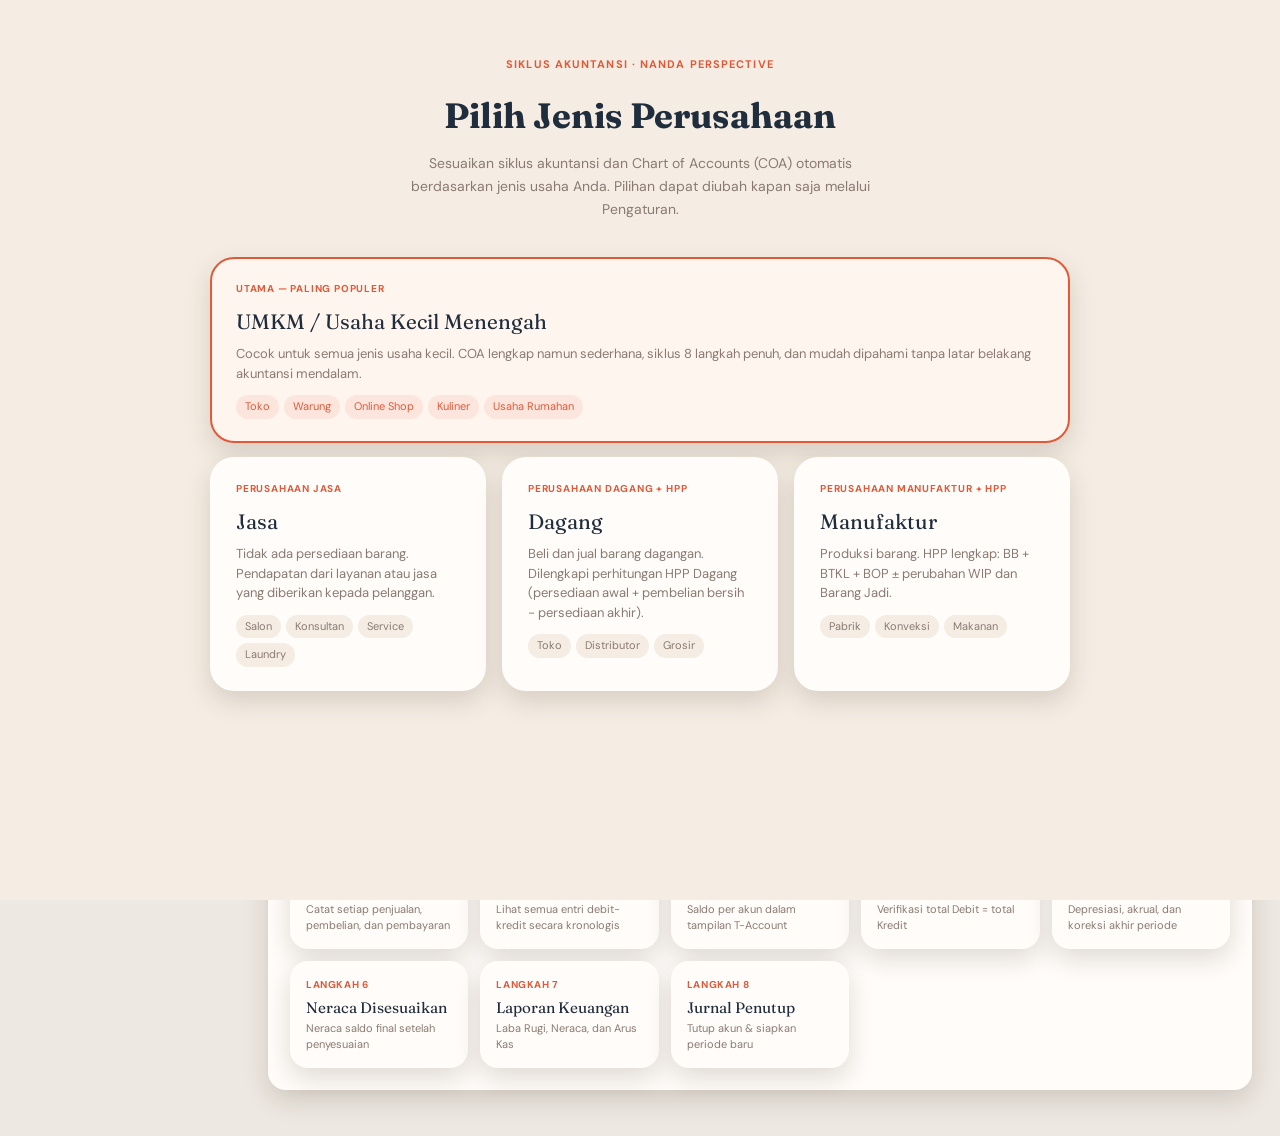
<file: downloads/siklus-akuntansi.html>
<!DOCTYPE html>
<html lang="id">
<head>
<meta charset="UTF-8">
<meta http-equiv="X-Content-Type-Options" content="nosniff">
<meta http-equiv="X-Frame-Options" content="SAMEORIGIN">
<meta name="referrer" content="strict-origin-when-cross-origin">
<meta name="viewport" content="width=device-width,initial-scale=1.0">
<title>Siklus Akuntansi UMKM</title>
<link rel="preconnect" href="https://fonts.googleapis.com">
<link href="https://fonts.googleapis.com/css2?family=Fraunces:ital,opsz,wght@0,9..144,300;0,9..144,600;0,9..144,700;1,9..144,400&family=DM+Sans:opsz,wght@9..40,400;9..40,500;9..40,600;9..40,700&display=swap" rel="stylesheet">
<script src="../js/vendor/chart.umd.min.js"></script>
<style>
:root {
  --primary:#E05A3A; --primary-dark:#C44B2D;
  --navy:#1F2D3D; --navy-deep:#141E2A;
  --text:#2C1F18; --muted:#8A7A72;
  --paper:#FFFCF9; --cream:#F5EDE3; --bg:#EDE8E1; --line:#E5D9CF;
  --accent2:#5B8A5F;
  --clay:0 10px 26px rgba(40,25,15,.15);
  --clay-sm:0 5px 14px rgba(40,25,15,.12);
  --clay-inset:inset 0 1px 4px rgba(40,25,15,.12);
  --r:18px; --r-sm:50px; --r-lg:24px;
}
*{box-sizing:border-box;margin:0;padding:0}
html{scroll-behavior:smooth}
body{background:var(--bg);font-family:'DM Sans',system-ui,sans-serif;color:var(--text);font-size:14px;line-height:1.6;min-height:100vh}
h1,h2,h3,h4{font-family:'Fraunces',serif;font-weight:600}
a{color:inherit;text-decoration:none}
img{max-width:100%;display:block}
input,select,textarea,button{font-family:inherit}

/* ── SHELL ── */
.shell{display:flex;min-height:100vh}

/* ── SIDEBAR ── */
.sidebar{
  width:240px;flex-shrink:0;
  background:var(--paper);
  border-right:1px solid var(--line);
  display:flex;flex-direction:column;
  position:fixed;top:0;left:0;bottom:0;
  overflow-y:auto;z-index:50;
  transition:transform .25s ease;
}
.sidebar-brand{
  padding:22px 18px 16px;
  border-bottom:1px solid var(--line);
}
.sidebar-brand-name{font-size:13px;font-weight:700;color:var(--primary);letter-spacing:.04em;font-family:'DM Sans',sans-serif}
.sidebar-brand-sub{font-size:11px;color:var(--muted);margin-top:2px}
.sidebar-company{
  margin:10px 12px;
  background:var(--cream);
  border-radius:10px;
  padding:10px 12px;
  font-size:12px;
}
.sidebar-company-name{font-weight:700;color:var(--navy);font-size:13px}
.sidebar-company-period{color:var(--muted);font-size:11px;margin-top:1px}
.sidebar-nav{flex:1;padding:8px 0}
.nav-group-label{padding:10px 18px 3px;font-size:10px;color:var(--muted);text-transform:uppercase;letter-spacing:.08em;font-family:'DM Sans',sans-serif}
.nav-item{
  display:flex;align-items:center;gap:10px;
  padding:9px 18px;cursor:pointer;
  color:var(--muted);font-size:13px;
  transition:all .15s;border-radius:0;
  position:relative;
}
.nav-item:hover{background:var(--cream);color:var(--text)}
.nav-item.active{
  background:rgba(224,90,58,.08);
  color:var(--primary);font-weight:600;
}
.nav-item.active::before{
  content:'';position:absolute;left:0;top:20%;bottom:20%;
  width:3px;background:var(--primary);border-radius:0 4px 4px 0;
}
.nav-badge{
  width:20px;height:20px;border-radius:50%;
  display:flex;align-items:center;justify-content:center;
  font-size:10px;font-weight:700;flex-shrink:0;
  background:var(--cream);color:var(--muted);
  transition:all .15s;
}
.nav-item.active .nav-badge{background:var(--primary);color:#fff}
.nav-item.done .nav-badge{background:var(--accent2);color:#fff}
.sidebar-footer{padding:14px 18px;border-top:1px solid var(--line);font-size:11px;color:var(--muted)}

/* ── MAIN ── */
.main{margin-left:240px;flex:1;display:flex;flex-direction:column;min-height:100vh}

/* ── TOPBAR ── */
.topbar{
  background:rgba(237,232,225,.9);
  backdrop-filter:blur(16px);
  border-bottom:1px solid rgba(229,217,207,.7);
  padding:12px 28px;
  display:flex;align-items:center;justify-content:space-between;
  position:sticky;top:0;z-index:40;
}
.topbar-left h2{font-size:15px;color:var(--navy);font-family:'Fraunces',serif}
.topbar-left p{font-size:11px;color:var(--muted);margin-top:1px;font-family:'DM Sans',sans-serif}
.topbar-right{display:flex;gap:8px}
.menu-toggle{display:none;background:var(--cream);border:none;border-radius:8px;padding:8px 12px;cursor:pointer;box-shadow:var(--clay-sm);font-size:16px}

/* ── CONTENT ── */
.content{padding:28px;flex:1}

/* ── CARDS ── */
.card{
  background:var(--paper);
  border-radius:var(--r);
  box-shadow:var(--clay);
  padding:22px;
  margin-bottom:18px;
}
.card-title{font-size:11px;font-weight:600;color:var(--muted);text-transform:uppercase;letter-spacing:.06em;margin-bottom:14px;font-family:'DM Sans',sans-serif}

/* ── STATS ── */
.stats-row{display:grid;grid-template-columns:repeat(auto-fit,minmax(140px,1fr));gap:14px;margin-bottom:22px}
.stat-box{
  background:var(--paper);
  border-radius:var(--r);
  box-shadow:var(--clay);
  padding:18px;
}
.stat-label{font-size:11px;color:var(--muted);font-family:'DM Sans',sans-serif}
.stat-value{font-family:'Fraunces',serif;font-size:1.5rem;font-weight:700;margin-top:4px;color:var(--navy)}
.stat-value.green{color:var(--accent2)}
.stat-value.red{color:#C0392B}
.stat-value.orange{color:var(--primary)}
.stat-delta{font-size:11px;margin-top:4px;color:var(--muted)}

/* ── BUTTONS ── */
.btn{display:inline-flex;align-items:center;gap:6px;padding:9px 18px;border-radius:var(--r-sm);border:none;cursor:pointer;font-size:13px;font-weight:600;transition:all .18s;box-shadow:var(--clay-sm)}
.btn-primary{background:var(--primary);color:#fff;box-shadow:0 4px 14px rgba(200,80,40,.3)}
.btn-primary:hover{transform:translateY(-1px);box-shadow:6px 8px 20px rgba(200,80,40,.38)}
.btn-navy{background:var(--navy);color:#fff;box-shadow:0 4px 14px rgba(20,30,42,.3)}
.btn-navy:hover{transform:translateY(-1px)}
.btn-green{background:#5B8A5F;color:#fff;box-shadow:0 4px 14px rgba(80,130,80,.25)}
.btn-green:hover{transform:translateY(-1px)}
.btn-ghost{background:var(--cream);color:var(--muted);box-shadow:var(--clay-sm)}
.btn-ghost:hover{color:var(--text);transform:translateY(-1px)}
.btn-danger{background:#c0392b;color:#fff}
.btn-sm{padding:6px 12px;font-size:12px}
.btn-xs{padding:4px 10px;font-size:11px}

/* ── FORMS ── */
.form-grid{display:grid;gap:14px}
.form-grid.c2{grid-template-columns:1fr 1fr}
.form-grid.c3{grid-template-columns:1fr 1fr 1fr}
.form-grid.c4{grid-template-columns:1fr 1fr 1fr 1fr}
.field{display:flex;flex-direction:column;gap:5px}
.field label{font-size:11px;font-weight:600;color:var(--muted);text-transform:uppercase;letter-spacing:.05em}
.field input,.field select,.field textarea{
  background:var(--bg);
  border:1.5px solid var(--line);
  border-radius:10px;
  padding:9px 12px;
  color:var(--text);
  font-size:13px;
  box-shadow:var(--clay-inset);
  transition:border-color .15s;outline:none;
}
.field input:focus,.field select:focus,.field textarea:focus{border-color:var(--primary)}
.field textarea{resize:vertical;min-height:72px}
select option{background:var(--paper)}

/* ── TABLES ── */
.table-wrap{overflow-x:auto;border-radius:var(--r);box-shadow:var(--clay);background:var(--paper)}
table{width:100%;border-collapse:collapse}
thead th{
  background:var(--cream);
  padding:11px 14px;text-align:left;
  font-size:11px;font-weight:600;color:var(--muted);
  text-transform:uppercase;letter-spacing:.05em;
  border-bottom:1px solid var(--line);white-space:nowrap;
}
tbody td{padding:10px 14px;font-size:13px;border-bottom:1px solid rgba(229,217,207,.5);vertical-align:middle}
tbody tr:last-child td{border-bottom:none}
tbody tr:hover td{background:rgba(224,90,58,.03)}
td.num{text-align:right;font-variant-numeric:tabular-nums;font-family:'DM Sans',sans-serif}
td.dr{color:#1a5f9e;font-weight:500}
td.cr{color:var(--accent2);font-weight:500}
td.pos{color:var(--accent2);font-weight:600}
td.neg{color:#C0392B;font-weight:600}
.tfoot-row td{background:var(--cream);font-weight:700;border-top:2px solid var(--line);font-family:'Fraunces',serif}

/* ── BADGES ── */
.badge{display:inline-block;padding:3px 10px;border-radius:var(--r-sm);font-size:11px;font-weight:700;font-family:'DM Sans',sans-serif}
.badge-asset{background:#dbeafe;color:#1e40af}
.badge-liability{background:#fee2e2;color:#991b1b}
.badge-equity{background:#fef3c7;color:#92400e}
.badge-revenue{background:#d1fae5;color:#065f46}
.badge-expense{background:#ffe4e6;color:#9f1239}

/* ── ALERTS ── */
.alert{display:flex;gap:10px;padding:13px 16px;border-radius:12px;font-size:13px;margin-bottom:16px;line-height:1.5}
.alert-info{background:#EFF6FF;border:1px solid #BFDBFE;color:#1E40AF}
.alert-success{background:#ECFDF5;border:1px solid #A7F3D0;color:#065F46}
.alert-warn{background:#FFFBEB;border:1px solid #FDE68A;color:#92400E}
.alert-icon{font-size:16px;flex-shrink:0;margin-top:1px}

/* ── STEP PROGRESS ── */
.step-bar{display:flex;gap:4px;margin-bottom:24px;overflow-x:auto;padding-bottom:4px}
.step-pill{
  display:flex;align-items:center;gap:6px;
  padding:6px 14px;border-radius:var(--r-sm);
  font-size:12px;font-weight:600;white-space:nowrap;
  background:var(--cream);color:var(--muted);
  box-shadow:var(--clay-sm);flex-shrink:0;
  transition:all .2s;
}
.step-pill.active{background:var(--primary);color:#fff;box-shadow:0 4px 14px rgba(200,80,40,.3)}
.step-pill.done{background:var(--accent2);color:#fff}
.step-pill .sn{width:18px;height:18px;border-radius:50%;background:rgba(255,255,255,.3);display:flex;align-items:center;justify-content:center;font-size:10px}
.step-pill.active .sn,.step-pill.done .sn{background:rgba(255,255,255,.25)}

/* ── LEDGER T-ACCOUNTS ── */
.ledger-grid{display:grid;grid-template-columns:repeat(auto-fill,minmax(300px,1fr));gap:16px}
.t-card{background:var(--paper);border-radius:var(--r);box-shadow:var(--clay);overflow:hidden}
.t-card-head{
  background:var(--navy);
  color:#fff;padding:12px 16px;
  display:flex;justify-content:space-between;align-items:center;
}
.t-card-name{font-size:13px;font-weight:600}
.t-card-code{font-size:10px;opacity:.7;margin-top:1px}
.t-card-balance{font-family:'Fraunces',serif;font-size:15px;font-weight:700}
.t-body{display:grid;grid-template-columns:1fr 1fr}
.t-side{padding:10px}
.t-side:first-child{border-right:1px solid var(--line)}
.t-side-label{font-size:10px;font-weight:700;text-transform:uppercase;letter-spacing:.06em;color:var(--muted);text-align:center;margin-bottom:8px}
.t-entry{display:flex;justify-content:space-between;align-items:center;font-size:12px;padding:3px 4px;border-radius:4px}
.t-entry:hover{background:var(--cream)}
.t-entry-date{color:var(--muted);font-size:10px}
.t-entry-amt{font-weight:600}
.t-total{display:flex;justify-content:space-between;padding:6px 4px 2px;border-top:1.5px solid var(--line);font-size:12px;font-weight:700;margin-top:4px}

/* ── FINANCIAL STATEMENTS ── */
.fs-card{background:var(--paper);border-radius:var(--r-lg);box-shadow:var(--clay);overflow:hidden;margin-bottom:20px}
.fs-header{background:var(--navy);color:#fff;padding:16px 22px}
.fs-header h3{font-family:'Fraunces',serif;font-size:1rem;font-weight:600}
.fs-header p{font-size:11px;opacity:.7;margin-top:2px}
.fs-sub{background:var(--cream);padding:8px 22px;font-size:11px;font-weight:700;color:var(--muted);text-transform:uppercase;letter-spacing:.06em;border-bottom:1px solid var(--line)}
.fs-row{display:flex;justify-content:space-between;padding:8px 22px;font-size:13px;border-bottom:1px solid rgba(229,217,207,.4)}
.fs-row:last-child{border-bottom:none}
.fs-row.indent{padding-left:38px}
.fs-row.subtotal{font-weight:600;background:rgba(229,217,207,.2);border-top:1px solid var(--line)}
.fs-row.total{font-weight:700;font-family:'Fraunces',serif;font-size:14px;background:var(--cream);border-top:2px solid var(--line)}
.fs-row.grand{font-weight:700;font-family:'Fraunces',serif;font-size:15px;background:rgba(224,90,58,.06);color:var(--primary);border-top:2px solid var(--primary)}
.fs-two-col{display:grid;grid-template-columns:1fr 1fr;gap:0}
.fs-two-col .fs-col:first-child{border-right:1px solid var(--line)}

/* ── CHARTS ── */
.chart-grid{display:grid;grid-template-columns:repeat(auto-fit,minmax(280px,1fr));gap:16px;margin-bottom:22px}
.chart-card{background:var(--paper);border-radius:var(--r);box-shadow:var(--clay);padding:20px}
.chart-card canvas{max-height:200px}
.chart-card-title{font-size:12px;font-weight:700;color:var(--muted);text-transform:uppercase;letter-spacing:.05em;margin-bottom:14px;font-family:'DM Sans',sans-serif}

/* ── MODAL ── */
.modal-bg{display:none;position:fixed;inset:0;background:rgba(44,31,24,.55);backdrop-filter:blur(6px);z-index:200;align-items:center;justify-content:center;padding:20px}
.modal-bg.open{display:flex}
.modal{
  background:var(--paper);
  border-radius:var(--r-lg);box-shadow:var(--clay);
  width:100%;max-width:600px;max-height:92vh;
  display:flex;flex-direction:column;overflow:hidden;
}
.modal-head{padding:22px 24px 16px;border-bottom:1px solid var(--line);display:flex;justify-content:space-between;align-items:center;flex-shrink:0}
.modal-head h3{font-family:'Fraunces',serif;font-size:1.1rem;color:var(--navy)}
.modal-body{padding:22px 24px;overflow-y:auto;flex:1}
.modal-foot{padding:16px 24px;border-top:1px solid var(--line);display:flex;gap:8px;justify-content:flex-end;flex-shrink:0}
.modal-close{width:32px;height:32px;border-radius:50%;background:var(--cream);border:none;cursor:pointer;font-size:16px;color:var(--muted);box-shadow:var(--clay-sm);transition:color .15s}
.modal-close:hover{color:var(--primary)}

/* ── DANGER MODAL ── */
#danger-bg{display:none;position:fixed;inset:0;background:rgba(44,31,24,.65);backdrop-filter:blur(8px);z-index:300;align-items:center;justify-content:center;padding:20px}
#danger-bg.open{display:flex}
.danger-modal{background:var(--paper);border-radius:var(--r-lg);box-shadow:var(--clay),0 0 0 2px rgba(192,57,43,.25);width:100%;max-width:460px;overflow:hidden}
.danger-modal-head{padding:20px 22px 14px;display:flex;gap:14px;align-items:flex-start;border-bottom:1px solid rgba(192,57,43,.15)}
.danger-icon{width:44px;height:44px;border-radius:50%;background:rgba(192,57,43,.12);color:#b91c1c;display:flex;align-items:center;justify-content:center;flex-shrink:0;margin-top:1px}
.danger-modal-head-text h3{font-family:'Fraunces',serif;font-size:1.05rem;color:#b91c1c;margin:0 0 4px}
.danger-modal-head-text p{font-size:13px;color:var(--muted);margin:0;line-height:1.5}
.danger-modal-body{padding:16px 22px}
.danger-warn-box{background:rgba(192,57,43,.07);border:1px solid rgba(192,57,43,.2);border-radius:var(--r-sm);padding:12px 14px;margin-bottom:14px}
.danger-warn-box ul{margin:6px 0 0 16px;padding:0;font-size:12.5px;color:var(--navy);line-height:1.7}
.danger-warn-box .danger-warn-label{font-size:11px;font-weight:700;letter-spacing:.06em;text-transform:uppercase;color:#b91c1c;margin-bottom:4px}
.danger-confirm-field label{font-size:12px;font-weight:600;color:var(--muted);margin-bottom:5px;display:block}
.danger-confirm-field input{width:100%;padding:9px 12px;border-radius:var(--r-sm);border:1px solid var(--line);background:#fffaf7;font-size:14px;font-family:'DM Sans',sans-serif;box-shadow:inset 0 1px 3px rgba(0,0,0,.04)}
.danger-confirm-field input:focus{outline:none;border-color:rgba(192,57,43,.4);box-shadow:inset 0 1px 3px rgba(0,0,0,.04),0 0 0 3px rgba(192,57,43,.1)}
.danger-modal-foot{padding:14px 22px;border-top:1px solid var(--line);display:flex;gap:8px;justify-content:flex-end}
.btn-danger-confirm{background:#b91c1c;color:#fff;border:none;padding:10px 20px;border-radius:var(--r-sm);font-size:13px;font-weight:700;cursor:not-allowed;opacity:.38;transition:opacity .2s,filter .2s;pointer-events:all}
.btn-danger-confirm.ready{opacity:1;cursor:pointer}
.btn-danger-confirm.ready:hover{filter:brightness(1.1)}
@keyframes shake-input{0%,100%{transform:translateX(0)}20%{transform:translateX(-6px)}40%{transform:translateX(6px)}60%{transform:translateX(-4px)}80%{transform:translateX(4px)}}
.danger-type-input-shake{animation:shake-input .35s ease}
.danger-confirm-field{background:rgba(192,57,43,.06);border:1.5px solid rgba(192,57,43,.22);border-radius:var(--r-sm);padding:10px 12px}
.danger-confirm-field label{font-size:12px;font-weight:700;color:#b91c1c;margin-bottom:6px;display:block;letter-spacing:.02em}

/* ── TOAST ── */
.toast{
  position:fixed;bottom:28px;left:50%;transform:translateX(-50%) translateY(16px);
  background:var(--navy);color:#fff;
  padding:11px 22px;border-radius:var(--r-sm);
  font-size:13px;font-weight:500;
  box-shadow:0 8px 24px rgba(20,30,42,.35);
  z-index:999;opacity:0;transition:opacity .25s,transform .25s;pointer-events:none;
}
.toast.show{opacity:1;transform:translateX(-50%) translateY(0)}

/* ── EMPTY STATE ── */
.empty{text-align:center;padding:48px 24px;color:var(--muted)}
.empty-icon{font-size:2.5rem;margin-bottom:14px;opacity:.5}
.empty h3{font-family:'Fraunces',serif;font-size:1.1rem;color:var(--text);margin-bottom:6px}
.empty p{font-size:13px;line-height:1.6;max-width:320px;margin:0 auto 18px}

/* ── ENTRY ROWS ── */
.entry-row{display:grid;grid-template-columns:1fr 130px 130px 36px;gap:8px;align-items:end;margin-bottom:8px}
.entry-row-head{display:grid;grid-template-columns:1fr 130px 130px 36px;gap:8px;margin-bottom:4px}
.entry-row-head span{font-size:11px;font-weight:700;color:var(--muted);text-transform:uppercase;letter-spacing:.05em}
.del-btn{width:36px;height:38px;border-radius:8px;border:none;background:var(--cream);color:var(--muted);cursor:pointer;box-shadow:var(--clay-sm);font-size:16px;transition:all .15s;display:flex;align-items:center;justify-content:center}
.del-btn:hover{background:#fee2e2;color:#c0392b}
.balance-check{padding:10px 14px;border-radius:10px;font-size:12px;font-weight:600;margin-top:8px;display:flex;align-items:center;gap:8px}
.balance-ok{background:#ECFDF5;color:#065F46;border:1px solid #A7F3D0}
.balance-bad{background:#FFF1F2;color:#9F1239;border:1px solid #FECDD3}

/* ── DASHBOARD QUICK NAV ── */
.quick-nav{display:grid;grid-template-columns:repeat(auto-fill,minmax(160px,1fr));gap:12px;margin-top:4px}
.quick-card{
  background:var(--paper);
  border-radius:var(--r);box-shadow:var(--clay);
  padding:16px;cursor:pointer;transition:transform .18s;
}
.quick-card:hover{transform:translateY(-3px)}
.quick-card-num{font-size:10px;font-weight:700;color:var(--primary);text-transform:uppercase;letter-spacing:.06em;margin-bottom:6px}
.quick-card-title{font-family:'Fraunces',serif;font-size:.95rem;color:var(--navy);line-height:1.2;margin-bottom:4px}
.quick-card-desc{font-size:11px;color:var(--muted);line-height:1.4}

/* ── MISC ── */
.divider{border:none;border-top:1px solid var(--line);margin:20px 0}
.flex-between{display:flex;justify-content:space-between;align-items:center;gap:12px}
.flex-gap{display:flex;gap:8px;align-items:center;flex-wrap:wrap}
.text-muted{color:var(--muted)}
.text-sm{font-size:12px}
.mb-4{margin-bottom:4px}
.mb-8{margin-bottom:8px}
.mb-16{margin-bottom:16px}
.mb-24{margin-bottom:24px}
.tabs{display:flex;gap:4px;background:var(--cream);border-radius:var(--r-sm);padding:4px;width:fit-content;margin-bottom:20px;box-shadow:var(--clay-inset)}
.tab{padding:7px 16px;border-radius:var(--r-sm);border:none;background:none;color:var(--muted);cursor:pointer;font-size:13px;font-weight:500;transition:all .15s;font-family:inherit}
.tab.active{background:var(--paper);color:var(--navy);font-weight:700;box-shadow:var(--clay-sm)}
.page-header{margin-bottom:24px}
.page-header h2{font-family:'Fraunces',serif;font-size:1.4rem;color:var(--navy);margin-bottom:4px}
.page-header p{font-size:13px;color:var(--muted);line-height:1.5}
.tip-box{background:#e7f1fe;border:1px solid #bfdbfe;border-radius:12px;padding:14px 16px;font-size:12.5px;color:#1e40af;line-height:1.6;margin-bottom:18px}
.tip-box strong{font-weight:700}

/* ── PRINT HEADER (hidden on screen) ── */
.print-header{display:none}

/* ── PRINT ── */
@media print{
  /* Hide all UI chrome */
  .sidebar,.topbar,.modal-bg,.step-bar,.tip-box,.alert,
  .menu-toggle,.flex-between>button,.flex-between>.btn,
  .flex-between>a,.quick-nav,.chart-grid,
  .page-header>p,.empty-icon{display:none!important}

  /* Layout reset */
  body{background:#fff!important;color:#000!important;font-size:12px;margin:0}
  .shell{display:block}
  .main{margin-left:0!important;display:block}
  .content{padding:10mm 12mm!important}

  /* Watermark — repeats on every printed page via position:fixed */
  body::after{
    content:"NANDA PERSPECTIVE";
    position:fixed;
    top:50%;left:50%;
    transform:translate(-50%,-50%) rotate(-42deg);
    font-family:'Fraunces',serif;
    font-size:72pt;
    font-weight:900;
    letter-spacing:.12em;
    color:rgba(224,90,58,.055);
    white-space:nowrap;
    pointer-events:none;
    z-index:9999;
  }

  /* Footer on every page */
  body::before{
    content:"nandaperspective.com  ·  Siklus Akuntansi UMKM";
    position:fixed;
    bottom:6mm;left:0;right:0;
    text-align:center;
    font-family:'DM Sans',sans-serif;
    font-size:7pt;
    color:rgba(0,0,0,.28);
    letter-spacing:.06em;
    text-transform:uppercase;
  }

  /* Print header — shown only when printing */
  .print-header{
    display:flex!important;
    align-items:center;justify-content:space-between;
    border-bottom:2pt solid #E05A3A;
    padding-bottom:8pt;margin-bottom:14pt;
  }
  .print-header-brand{
    font-family:'Fraunces',serif;font-size:13pt;font-weight:700;
    color:#E05A3A;letter-spacing:.04em;
  }
  .print-header-doc{
    font-family:'DM Sans',sans-serif;font-size:9pt;
    color:#666;margin-top:1pt;
  }
  .print-header-right{text-align:right}
  .print-header-company{font-family:'Fraunces',serif;font-size:11pt;font-weight:600;color:#1F2D3D}
  .print-header-period{font-family:'DM Sans',sans-serif;font-size:8pt;color:#888;margin-top:2pt}

  /* Cards & tables */
  .card,.table-wrap,.fs-card,.chart-card,.ledger-grid,.t-card{
    box-shadow:none!important;
    border:1pt solid #ddd!important;
    border-radius:6pt!important;
    break-inside:avoid;
    background:#fff!important;
    margin-bottom:10pt!important;
    padding:10pt 12pt!important;
  }
  .card-title{color:#666!important;font-size:8pt!important}
  thead th{background:#f5f5f5!important;color:#333!important;font-size:9pt!important;padding:6pt 10pt!important}
  tbody td{font-size:10pt!important;padding:5pt 10pt!important;border-bottom:0.5pt solid #eee!important}
  .tfoot-row td{background:#f0f0f0!important;font-size:10pt!important}

  /* Financial statements */
  .fs-header{background:#1F2D3D!important;color:#fff!important;-webkit-print-color-adjust:exact;print-color-adjust:exact}
  .fs-sub{background:#f5f5f5!important;-webkit-print-color-adjust:exact;print-color-adjust:exact;font-size:8pt!important}
  .fs-row{padding:5pt 14pt!important;font-size:10pt!important}
  .fs-row.grand{background:#fff3ef!important;color:#C44B2D!important;-webkit-print-color-adjust:exact;print-color-adjust:exact}
  .fs-two-col{display:grid;grid-template-columns:1fr 1fr}

  /* T-Accounts */
  .ledger-grid{grid-template-columns:repeat(2,1fr)!important;gap:8pt!important}
  .t-card-head{background:#1F2D3D!important;-webkit-print-color-adjust:exact;print-color-adjust:exact}
  .t-card-name,.t-card-code,.t-card-balance{color:#fff!important}

  /* Stats */
  .stats-row{grid-template-columns:repeat(3,1fr)!important;gap:8pt!important}
  .stat-box{padding:10pt!important}
  .stat-value{font-size:14pt!important}

  /* Badges */
  .badge{border:0.5pt solid #ccc!important;background:none!important;color:#333!important}

  /* Misc */
  .page-header h2{font-size:14pt!important;color:#1F2D3D!important;margin-bottom:6pt!important}
  a{color:#000!important}
  @page{margin:15mm 12mm 20mm;size:A4}
}

/* ── RESPONSIVE ── */
@media(max-width:900px){
  .sidebar{transform:translateX(-100%)}
  .sidebar.open{transform:none}
  .main{margin-left:0}
  .menu-toggle{display:flex}
  .topbar{padding:12px 16px}
  .content{padding:16px}
  .form-grid.c4{grid-template-columns:1fr 1fr}
  .form-grid.c3{grid-template-columns:1fr 1fr}
  .entry-row{grid-template-columns:1fr 100px 100px 36px}
}
@media(max-width:540px){
  .form-grid.c2,.form-grid.c3,.form-grid.c4{grid-template-columns:1fr}
  .entry-row{grid-template-columns:1fr 90px 90px 36px}
  .stats-row{grid-template-columns:1fr 1fr}
  .ledger-grid{grid-template-columns:1fr}
}

/* ── WELCOME FULL-SCREEN OVERLAY ── */
#welcome-screen{
  position:fixed;inset:0;z-index:500;
  background:var(--cream);
  overflow-y:auto;display:none;
  flex-direction:column;align-items:center;justify-content:flex-start;
  padding:56px 24px 48px;
}
#welcome-screen.open{display:flex}
.welcome-logo{font-size:11px;font-weight:700;color:var(--primary);text-transform:uppercase;letter-spacing:.1em;margin-bottom:14px;text-align:center}
.welcome-h{font-family:'Fraunces',serif;font-size:2.2rem;font-weight:700;color:var(--navy);text-align:center;margin-bottom:8px}
.welcome-p{font-size:14px;color:var(--muted);text-align:center;margin-bottom:36px;max-width:500px;line-height:1.65}
.type-grid-others{display:grid;grid-template-columns:repeat(3,1fr);gap:16px;margin-top:14px}
.type-card{background:var(--paper);border-radius:var(--r-lg);box-shadow:var(--clay);padding:22px 24px;cursor:pointer;transition:transform .2s,box-shadow .2s;border:2px solid transparent;width:100%;max-width:860px}
.type-card:hover{transform:translateY(-4px);box-shadow:0 16px 34px rgba(160,100,60,.24)}
.type-card.featured{border-color:var(--primary);background:#fff5ef}
.type-card-tag{font-size:10px;font-weight:700;text-transform:uppercase;letter-spacing:.08em;color:var(--primary);margin-bottom:8px}
.type-card-name{font-family:'Fraunces',serif;font-size:1.3rem;color:var(--navy);margin-bottom:6px}
.type-card-desc{font-size:13px;color:var(--muted);line-height:1.5;margin-bottom:12px}
.type-card-tags{display:flex;flex-wrap:wrap;gap:5px}
.type-tag{display:inline-block;padding:3px 9px;border-radius:20px;font-size:11px;background:var(--cream);color:var(--muted)}
.type-card.featured .type-tag{background:rgba(224,90,58,.1);color:var(--primary)}
@media(max-width:700px){.type-grid-others{grid-template-columns:1fr}}

/* ── HPP STEPS (same card style but no box on fs-sub inline) ── */
.hpp-two-col{display:grid;grid-template-columns:1fr 1fr;gap:16px;max-width:860px}
@media(max-width:700px){.hpp-two-col{grid-template-columns:1fr}}
</style>
</head>
<body>

<div class="shell">

<!-- SIDEBAR -->
<nav class="sidebar" id="sidebar">
  <div class="sidebar-brand">
    <div class="sidebar-brand-name">SIKLUS AKUNTANSI</div>
    <div class="sidebar-brand-sub">UMKM Manager</div>
  </div>
  <div class="sidebar-company" id="sb-company">
    <div class="sidebar-company-name" id="sb-name">—</div>
    <div class="sidebar-company-period" id="sb-period">—</div>
  </div>
  <div class="sidebar-nav">
    <div class="nav-group-label">Dasbor</div>
    <div class="nav-item active" data-page="dashboard"><span class="nav-badge"><svg width="13" height="13" viewBox="0 0 24 24" fill="none" stroke="currentColor" stroke-width="2" stroke-linecap="round" stroke-linejoin="round"><rect x="3" y="3" width="7" height="7"/><rect x="14" y="3" width="7" height="7"/><rect x="14" y="14" width="7" height="7"/><rect x="3" y="14" width="7" height="7"/></svg></span>Dasbor Utama</div>

    <div class="nav-group-label">8 Langkah Siklus</div>
    <div class="nav-item" data-page="step1" id="ni1"><span class="nav-badge">1</span>Input Transaksi</div>
    <div class="nav-item" data-page="step2" id="ni2"><span class="nav-badge">2</span>Jurnal Umum</div>
    <div class="nav-item" data-page="step3" id="ni3"><span class="nav-badge">3</span>Buku Besar</div>
    <div class="nav-item" data-page="step4" id="ni4"><span class="nav-badge">4</span>Neraca Saldo</div>
    <div class="nav-item" data-page="step5" id="ni5"><span class="nav-badge">5</span>Jurnal Penyesuaian</div>
    <div class="nav-item" data-page="step6" id="ni6"><span class="nav-badge">6</span>Neraca Disesuaikan</div>
    <div class="nav-item" data-page="hpp" id="ni-hpp" style="display:none"><span class="nav-badge" style="background:var(--primary);color:#fff;font-size:9px;width:22px;height:22px">HPP</span>Perhitungan HPP</div>
    <div class="nav-item" data-page="step7" id="ni7"><span class="nav-badge">7</span>Laporan Keuangan</div>
    <div class="nav-item" data-page="step8" id="ni8"><span class="nav-badge">8</span>Jurnal Penutup</div>

    <div class="nav-group-label">Analitik & Riwayat</div>
    <div class="nav-item" data-page="analitik"><span class="nav-badge"><svg width="13" height="13" viewBox="0 0 24 24" fill="none" stroke="currentColor" stroke-width="2" stroke-linecap="round" stroke-linejoin="round"><line x1="18" y1="20" x2="18" y2="10"/><line x1="12" y1="20" x2="12" y2="4"/><line x1="6" y1="20" x2="6" y2="14"/></svg></span>Laporan Analitik</div>
    <div class="nav-item" data-page="periods"><span class="nav-badge"><svg width="13" height="13" viewBox="0 0 24 24" fill="none" stroke="currentColor" stroke-width="2" stroke-linecap="round" stroke-linejoin="round"><circle cx="12" cy="12" r="10"/><polyline points="12 6 12 12 16 14"/></svg></span>Riwayat Periode</div>

    <div class="nav-group-label">Pengaturan</div>
    <div class="nav-item" data-page="coa"><span class="nav-badge"><svg width="13" height="13" viewBox="0 0 24 24" fill="none" stroke="currentColor" stroke-width="2" stroke-linecap="round" stroke-linejoin="round"><line x1="8" y1="6" x2="21" y2="6"/><line x1="8" y1="12" x2="21" y2="12"/><line x1="8" y1="18" x2="21" y2="18"/><line x1="3" y1="6" x2="3.01" y2="6"/><line x1="3" y1="12" x2="3.01" y2="12"/><line x1="3" y1="18" x2="3.01" y2="18"/></svg></span>Kode Akun (COA)</div>
    <div class="nav-item" data-page="settings"><span class="nav-badge"><svg width="13" height="13" viewBox="0 0 24 24" fill="none" stroke="currentColor" stroke-width="2" stroke-linecap="round" stroke-linejoin="round"><circle cx="12" cy="12" r="3"/><path d="M19.4 15a1.65 1.65 0 0 0 .33 1.82l.06.06a2 2 0 1 1-2.83 2.83l-.06-.06a1.65 1.65 0 0 0-1.82-.33 1.65 1.65 0 0 0-1 1.51V21a2 2 0 0 1-4 0v-.09A1.65 1.65 0 0 0 9 19.4a1.65 1.65 0 0 0-1.82.33l-.06.06a2 2 0 1 1-2.83-2.83l.06-.06a1.65 1.65 0 0 0 .33-1.82 1.65 1.65 0 0 0-1.51-1H3a2 2 0 0 1 0-4h.09A1.65 1.65 0 0 0 4.6 9a1.65 1.65 0 0 0-.33-1.82l-.06-.06a2 2 0 1 1 2.83-2.83l.06.06a1.65 1.65 0 0 0 1.82.33H9a1.65 1.65 0 0 0 1-1.51V3a2 2 0 0 1 4 0v.09a1.65 1.65 0 0 0 1 1.51 1.65 1.65 0 0 0 1.82-.33l.06-.06a2 2 0 1 1 2.83 2.83l-.06.06a1.65 1.65 0 0 0-.33 1.82V9a1.65 1.65 0 0 0 1.51 1H21a2 2 0 0 1 0 4h-.09a1.65 1.65 0 0 0-1.51 1z"/></svg></span>Perusahaan</div>
  </div>
  <div class="sidebar-footer">Nanda Perspective &copy; 2026</div>
</nav>

<!-- MAIN -->
<div class="main">
  <!-- Print-only header — hidden on screen, shown on every printed page -->
  <div class="print-header" id="print-header">
    <div>
      <div class="print-header-brand">NANDA PERSPECTIVE</div>
      <div class="print-header-doc" id="ph-doc">Siklus Akuntansi UMKM</div>
    </div>
    <div class="print-header-right">
      <div class="print-header-company" id="ph-company">—</div>
      <div class="print-header-period" id="ph-period">—</div>
    </div>
  </div>
  <div class="topbar">
    <div class="topbar-left">
      <h2 id="page-title">Dasbor</h2>
      <p id="page-sub">—</p>
    </div>
    <div class="topbar-right">
      <button class="menu-toggle" id="menu-toggle" data-fn="toggleSidebar">☰</button>
      <button class="btn btn-ghost btn-sm" data-fn="print"><svg width="14" height="14" viewBox="0 0 24 24" fill="none" stroke="currentColor" stroke-width="2" stroke-linecap="round" stroke-linejoin="round"><polyline points="6 9 6 2 18 2 18 9"/><path d="M6 18H4a2 2 0 0 1-2-2v-5a2 2 0 0 1 2-2h16a2 2 0 0 1 2 2v5a2 2 0 0 1-2 2h-2"/><rect x="6" y="14" width="12" height="8"/></svg> Cetak</button>
      <button class="btn btn-ghost btn-sm" data-fn="exportJSON"><svg width="14" height="14" viewBox="0 0 24 24" fill="none" stroke="currentColor" stroke-width="2" stroke-linecap="round" stroke-linejoin="round"><path d="M21 15v4a2 2 0 0 1-2 2H5a2 2 0 0 1-2-2v-4"/><polyline points="7 10 12 15 17 10"/><line x1="12" y1="15" x2="12" y2="3"/></svg> Ekspor</button>
      <button class="btn btn-ghost btn-sm" data-fn="showResetPeriodWarning"><svg width="14" height="14" viewBox="0 0 24 24" fill="none" stroke="currentColor" stroke-width="2" stroke-linecap="round" stroke-linejoin="round"><polyline points="1 4 1 10 7 10"/><path d="M3.51 15a9 9 0 1 0 2.13-9.36L1 10"/></svg> Reset Periode</button>
    </div>
  </div>
  <div class="content" id="content"></div>
</div>
</div>

<!-- MODAL -->
<div class="modal-bg" id="modal-bg">
  <div class="modal">
    <div class="modal-head"><h3 id="modal-title"></h3><button class="modal-close" data-fn="closeModal">✕</button></div>
    <div class="modal-body" id="modal-body"></div>
    <div class="modal-foot" id="modal-foot"></div>
  </div>
</div>
<div class="toast" id="toast"></div>

<!-- DANGER CONFIRMATION MODAL -->
<div id="danger-bg">
  <div class="danger-modal">
    <div class="danger-modal-head">
      <div class="danger-icon"><svg width="22" height="22" viewBox="0 0 24 24" fill="none" stroke="currentColor" stroke-width="2" stroke-linecap="round" stroke-linejoin="round"><path d="M10.29 3.86 1.82 18a2 2 0 0 0 1.71 3h16.94a2 2 0 0 0 1.71-3L13.71 3.86a2 2 0 0 0-3.42 0z"/><line x1="12" y1="9" x2="12" y2="13"/><line x1="12" y1="17" x2="12.01" y2="17"/></svg></div>
      <div class="danger-modal-head-text">
        <h3 id="danger-title">Konfirmasi Penghapusan</h3>
        <p id="danger-subtitle">Tindakan ini tidak dapat dibatalkan.</p>
      </div>
    </div>
    <div class="danger-modal-body">
      <div class="danger-warn-box">
        <div class="danger-warn-label">Yang akan terhapus permanen:</div>
        <ul id="danger-list"></ul>
      </div>
      <div class="danger-confirm-field" id="danger-type-field" style="display:none">
        <label id="danger-type-label">Ketik <strong>HAPUS</strong> untuk mengkonfirmasi:</label>
        <input type="text" id="danger-type-input" placeholder="Ketik HAPUS" data-fn="checkDangerConfirm">
      </div>
    </div>
    <div class="danger-modal-foot">
      <button class="btn btn-ghost" data-fn="closeDangerModal">Batal</button>
      <button class="btn-danger-confirm" id="danger-confirm-btn" data-fn="executeDangerAction">Hapus Sekarang</button>
    </div>
  </div>
</div>

<!-- WELCOME FULL-SCREEN OVERLAY -->
<div id="welcome-screen">
  <div class="welcome-logo">Siklus Akuntansi &middot; Nanda Perspective</div>
  <h1 class="welcome-h">Pilih Jenis Perusahaan</h1>
  <p class="welcome-p">Sesuaikan siklus akuntansi dan Chart of Accounts (COA) otomatis berdasarkan jenis usaha Anda. Pilihan dapat diubah kapan saja melalui Pengaturan.</p>

  <div class="type-card featured" data-fn="selectCompanyType" data-arg="umkm" style="max-width:860px;margin-bottom:0">
    <div class="type-card-tag">Utama &mdash; Paling Populer</div>
    <div class="type-card-name">UMKM / Usaha Kecil Menengah</div>
    <div class="type-card-desc">Cocok untuk semua jenis usaha kecil. COA lengkap namun sederhana, siklus 8 langkah penuh, dan mudah dipahami tanpa latar belakang akuntansi mendalam.</div>
    <div class="type-card-tags">
      <span class="type-tag">Toko</span>
      <span class="type-tag">Warung</span>
      <span class="type-tag">Online Shop</span>
      <span class="type-tag">Kuliner</span>
      <span class="type-tag">Usaha Rumahan</span>
    </div>
  </div>

  <div class="type-grid-others" style="width:100%;max-width:860px">
    <div class="type-card" data-fn="selectCompanyType" data-arg="jasa">
      <div class="type-card-tag">Perusahaan Jasa</div>
      <div class="type-card-name">Jasa</div>
      <div class="type-card-desc">Tidak ada persediaan barang. Pendapatan dari layanan atau jasa yang diberikan kepada pelanggan.</div>
      <div class="type-card-tags">
        <span class="type-tag">Salon</span>
        <span class="type-tag">Konsultan</span>
        <span class="type-tag">Service</span>
        <span class="type-tag">Laundry</span>
      </div>
    </div>
    <div class="type-card" data-fn="selectCompanyType" data-arg="dagang">
      <div class="type-card-tag">Perusahaan Dagang + HPP</div>
      <div class="type-card-name">Dagang</div>
      <div class="type-card-desc">Beli dan jual barang dagangan. Dilengkapi perhitungan HPP Dagang (persediaan awal + pembelian bersih &minus; persediaan akhir).</div>
      <div class="type-card-tags">
        <span class="type-tag">Toko</span>
        <span class="type-tag">Distributor</span>
        <span class="type-tag">Grosir</span>
      </div>
    </div>
    <div class="type-card" data-fn="selectCompanyType" data-arg="manufaktur">
      <div class="type-card-tag">Perusahaan Manufaktur + HPP</div>
      <div class="type-card-name">Manufaktur</div>
      <div class="type-card-desc">Produksi barang. HPP lengkap: BB + BTKL + BOP &plusmn; perubahan WIP dan Barang Jadi.</div>
      <div class="type-card-tags">
        <span class="type-tag">Pabrik</span>
        <span class="type-tag">Konveksi</span>
        <span class="type-tag">Makanan</span>
      </div>
    </div>
  </div>
</div>

<script src="siklus-akuntansi.js"></script>
</body>
</html>
</file>
<file: css/style.css>
@import url('https://fonts.googleapis.com/css2?family=Fraunces:ital,opsz,wght@0,9..144,300;0,9..144,600;0,9..144,700;1,9..144,400&family=DM+Sans:opsz,wght@9..40,400;9..40,500;9..40,600;9..40,700&display=swap');

:root {
    --primary:   #E8471C;
    --navy:      #1F2D3D;
    --navy-deep: #141E2A;
    --dark:      #1A1510;
    --ink:       #1A1510;
    --text:      #2C1F18;
    --muted:     #4A5768;
    --paper:     #FFFFFF;
    --cream:     #F5F4F2;
    --bg:        #FFFFFF;
    --latte:     #C4A99A;
    --sage:      #7A8B73;
    --gold:      #E8471C;
    --rust:      #C93A12;
    --line:      #E7E5E2;
    --shadow:    0 0 0 0 transparent;
    --clay:      0 0 0 0 transparent;
    --clay-sm:   0 0 0 0 transparent;
    --radius:    12px;
    --radius-sm: 8px;
    --radius-lg: 16px;
    --rule:      #141E2A;
}

* { margin: 0; padding: 0; box-sizing: border-box; }

html { scroll-behavior: smooth; overflow-x: clip; }

body {
    background: var(--bg);
    font-family: 'DM Sans', Arial, sans-serif;
    color: var(--text);
    line-height: 1.7;
    overflow-x: clip;
}

a { color: inherit; }
img { max-width: 100%; display: block; }

/* =====================
   HEADER
===================== */
.site-header {
    display: flex;
    justify-content: space-between;
    align-items: center;
    gap: 24px;
    padding: 18px 10%;
    position: sticky;
    top: 0;
    z-index: 10;
    background: rgba(255,255,255,0.92);
    backdrop-filter: blur(16px);
    -webkit-backdrop-filter: blur(16px);
    border-bottom: none;
}

.logo {
    font-family: 'Fraunces', serif;
    font-size: 1.5rem;
    font-weight: bold;
    letter-spacing: .12em;
    text-decoration: none;
    color: var(--navy);
    white-space: nowrap;
}

nav a {
    text-decoration: none;
    margin-left: 28px;
    color: var(--muted);
    font-size: .88rem;
    font-weight: 600;
    transition: color .2s ease;
}

nav a:hover { color: var(--primary); }

.menu-toggle {
    display: none;
    min-height: 44px;
    padding: 8px 18px;
    border: none;
    border-radius: var(--radius-sm);
    background: var(--paper);
    box-shadow: var(--clay-sm);
    color: var(--navy);
    font: inherit;
    font-weight: bold;
    cursor: pointer;
    transition: box-shadow .2s ease;
}

.menu-toggle:hover { box-shadow: var(--clay); }

/* =====================
   GLOBAL SEARCH
===================== */
.search-trigger {
    display: inline-flex;
    align-items: center;
    gap: 6px;
    padding: 7px 16px;
    border: none;
    border-radius: var(--radius-sm);
    background: var(--paper);
    box-shadow: var(--clay-sm);
    color: var(--muted);
    font: inherit;
    font-size: .82rem;
    font-weight: 600;
    cursor: pointer;
    transition: box-shadow .2s, color .2s;
    white-space: nowrap;
    margin-left: 28px;
}
.search-trigger:hover { box-shadow: var(--clay); color: var(--navy); }

/* =====================
   LANGUAGE TOGGLE (Public page only)
===================== */
.lang-toggle {
    display: inline-flex;
    align-items: center;
    padding: 7px 14px;
    border: none;
    border-radius: var(--radius-sm);
    background: var(--paper);
    box-shadow: var(--clay-sm);
    color: var(--muted);
    font: inherit;
    font-size: .82rem;
    font-weight: 600;
    letter-spacing: .02em;
    cursor: pointer;
    transition: box-shadow .2s, color .2s;
    white-space: nowrap;
    margin-left: 10px;
}
.lang-toggle:hover { box-shadow: var(--clay); color: var(--navy); }

#gs-overlay {
    display: none;
    position: fixed;
    inset: 0;
    background: rgba(26,21,16,.55);
    backdrop-filter: blur(10px);
    -webkit-backdrop-filter: blur(10px);
    z-index: 200;
    align-items: flex-start;
    justify-content: center;
    padding: 90px 20px 40px;
}
#gs-overlay.open { display: flex; }

.gs-modal {
    background: var(--paper);
    border-radius: var(--radius-lg);
    box-shadow: var(--clay);
    width: 100%;
    max-width: 600px;
    overflow: hidden;
}

.gs-input-row {
    display: flex;
    align-items: center;
    gap: 10px;
    padding: 14px 18px;
    border-bottom: 1px solid var(--line);
}

#gs-input {
    flex: 1;
    border: none;
    background: transparent;
    font: inherit;
    font-size: 1rem;
    color: var(--text);
    outline: none;
    min-width: 0;
}
#gs-input::placeholder { color: var(--muted); }

.gs-close {
    background: none;
    border: none;
    color: var(--muted);
    cursor: pointer;
    font-size: 1.1rem;
    line-height: 1;
    padding: 4px 7px;
    border-radius: 6px;
    transition: color .15s;
}
.gs-close:hover { color: var(--text); }

#gs-results {
    max-height: 58vh;
    overflow-y: auto;
    padding: 6px 0;
}

.gs-hint, .gs-empty {
    padding: 30px 20px;
    text-align: center;
    color: var(--muted);
    font-size: .88rem;
}

.gs-group-label {
    padding: 10px 18px 3px;
    font-size: .7rem;
    font-weight: 700;
    letter-spacing: .09em;
    text-transform: uppercase;
    color: var(--latte);
}

.gs-item {
    display: block;
    padding: 10px 18px;
    text-decoration: none;
    color: inherit;
    transition: background .12s;
}
.gs-item:hover { background: rgba(224,90,58,.06); }

.gs-title {
    font-size: .9rem;
    font-weight: 600;
    color: var(--navy);
    margin: 0 0 2px;
    line-height: 1.35;
}
.gs-snippet {
    font-size: .79rem;
    color: var(--muted);
    line-height: 1.4;
    display: -webkit-box;
    -webkit-line-clamp: 2;
    line-clamp: 2;
    -webkit-box-orient: vertical;
    overflow: hidden;
}
.gs-item mark {
    background: rgba(224,90,58,.2);
    color: inherit;
    border-radius: 2px;
    padding: 0 1px;
}

/* =====================
   HERO
===================== */
.hero {
    padding: 96px 10% 80px;
    display: flex;
    flex-direction: column;
    justify-content: center;
    min-height: calc(100vh - 80px);
    background: var(--navy);
    color: white;
    position: relative;
    overflow: hidden;
}

/* Shorter hero for pages with no scroll-worthy content beneath it (404) */
.hero--compact { min-height: 60vh; }

.hero-copy { position: relative; z-index: 1; }

.hero-accent {
    color: var(--primary);
    font-style: normal;
    line-height: 1.3;
    display: inline-block;
    text-decoration: underline;
    text-decoration-thickness: 3px;
    text-underline-offset: 8px;
    text-decoration-color: rgba(232,71,28,.4);
}

/* bouncing scroll hint */
.hero-scroll {
    position: absolute;
    left: 50%;
    bottom: 26px;
    transform: translateX(-50%);
    width: 26px; height: 42px;
    border: 2px solid rgba(255,255,255,.35);
    border-radius: 14px;
    display: flex;
    justify-content: center;
    padding-top: 7px;
    transition: border-color .2s;
    z-index: 1;
}
.hero-scroll:hover { border-color: rgba(255,255,255,.7); }
.hero-scroll-dot {
    width: 4px; height: 8px;
    border-radius: 3px;
    background: var(--primary);
    animation: scrollNudge 1.8s ease-in-out infinite;
}
@keyframes scrollNudge {
    0%, 100% { transform: translateY(0); opacity: 1; }
    55%      { transform: translateY(12px); opacity: .25; }
}

.hero-copy > * { animation: fadeInUp .7s ease both; }
.hero-copy h1                { animation-delay: .05s; }
.hero-copy p                 { animation-delay: .15s; }
.hero-copy .hero-actions     { animation-delay: .25s; }

.hero h1 {
    font-size: clamp(3.4rem, 8vw, 8rem);
    line-height: .92;
    font-family: 'Fraunces', serif;
    font-optical-sizing: auto;
    max-width: 820px;
    margin: 10px 0 28px;
    color: white;
}

.hero p {
    font-size: 1.1rem;
    max-width: 540px;
    color: rgba(255,255,255,.65);
    line-height: 1.8;
}

/* =====================
   EYEBROW LABEL
===================== */
.eyebrow {
    font-size: .75rem;
    letter-spacing: .18em;
    text-transform: uppercase;
    color: var(--primary);
    font-weight: 700;
}

.hero .eyebrow,
.portfolio-hero .eyebrow,
.stock-hero .eyebrow,
.featured-card .eyebrow {
    color: rgba(255,255,255,.55);
}

/* =====================
   BUTTONS
===================== */
.hero-actions {
    display: flex;
    flex-wrap: wrap;
    gap: 12px;
    margin-top: 32px;
}

.button {
    display: inline-flex;
    align-items: center;
    justify-content: center;
    min-height: 48px;
    padding: 12px 30px;
    border-radius: var(--radius-sm);
    text-decoration: none;
    font-weight: 700;
    font-size: .88rem;
    letter-spacing: .04em;
    border: none;
    transition: transform .2s ease, box-shadow .2s ease;
}

.button.primary {
    background: var(--primary);
    color: white;
    box-shadow: 0 6px 18px rgba(200,80,40,.35);
}

.button.primary:hover {
    transform: translateY(-3px);
    box-shadow: 0 8px 22px rgba(200,80,40,.4);
}

.button.secondary {
    background: rgba(255,255,255,.12);
    border: 1.5px solid rgba(255,255,255,.4);
    color: white;
    backdrop-filter: blur(8px);
}

.button.secondary:hover {
    background: rgba(255,255,255,.2);
    border-color: rgba(255,255,255,.75);
    transform: translateY(-3px);
}

/* On a dark surface (hero), a coloured glow reads as a halo — keep the
   shadow tight and dark instead, per elevation-via-lightness on dark. */
.hero .button.primary {
    box-shadow: 0 4px 14px rgba(0,0,0,.35);
}

.hero .button.primary:hover {
    box-shadow: 0 6px 18px rgba(0,0,0,.4);
}

/* =====================
   ANIMATIONS
===================== */
@keyframes fadeInUp {
    from { opacity: 0; transform: translateY(16px); }
    to   { opacity: 1; transform: translateY(0); }
}

@keyframes cardZoom {
    from { background-size: 100%; }
    to   { background-size: 116%; }
}

.reveal {
    opacity: 0;
    transform: translateY(24px);
    transition: opacity .7s ease, transform .7s ease;
}

.reveal.is-visible { opacity: 1; transform: translateY(0); }

/* =====================
   SECTIONS
===================== */
.section { padding: 90px 10%; }

.intro {
    display: grid;
    grid-template-columns: minmax(0,.9fr) minmax(0,1.1fr);
    gap: 36px;
    background: var(--bg);
    color: var(--ink);
}

.intro h2,
.portfolio h2,
.about h2,
.section-heading h2 {
    font-family: 'Fraunces', serif;
    font-size: clamp(2rem, 4vw, 3.4rem);
    line-height: 1.05;
    color: var(--navy);
}

.intro p:last-child {
    font-size: 1.08rem;
    line-height: 1.8;
    color: #465467;
}

.articles-section { background: var(--bg); }

.section-heading {
    display: flex;
    justify-content: space-between;
    align-items: end;
    gap: 28px;
    margin-bottom: 28px;
}

.article-tools {
    display: flex;
    align-items: end;
    gap: 12px;
    flex-wrap: wrap;
    justify-content: flex-end;
}

.search-box,
.select-box {
    display: grid;
    gap: 6px;
    font-size: .72rem;
    letter-spacing: .12em;
    text-transform: uppercase;
    color: var(--muted);
    font-weight: 700;
}

.search-box input,
.select-box select {
    width: 100%;
    min-height: 44px;
    border: none;
    border-radius: var(--radius-sm);
    background: var(--paper);
    box-shadow: var(--clay-sm);
    color: var(--ink);
    font: inherit;
    padding: 10px 18px;
    letter-spacing: 0;
    text-transform: none;
    transition: box-shadow .2s ease;
}

.search-box input:focus,
.select-box select:focus {
    outline: none;
    box-shadow: var(--clay), 0 0 0 3px rgba(224,90,58,.15);
}

.search-box input  { min-width: 280px; }

.select-box select {
    min-width: 140px;
    cursor: pointer;
    appearance: none;
    -webkit-appearance: none;
    -moz-appearance: none;
    padding-right: 38px;
    background-image: url('data:image/svg+xml;utf8,<svg xmlns="http://www.w3.org/2000/svg" width="14" height="14" viewBox="0 0 24 24" fill="none" stroke="%238A7A72" stroke-width="2.4" stroke-linecap="round" stroke-linejoin="round"><polyline points="6 9 12 15 18 9"/></svg>');
    background-repeat: no-repeat;
    background-position: right 14px center;
}

.article-summary {
    display: flex;
    align-items: center;
    justify-content: space-between;
    gap: 20px;
    margin-bottom: 22px;
}

#article-count { color: var(--muted); font-weight: 700; font-size: .88rem; }

.filter-group { display: flex; gap: 8px; flex-wrap: wrap; justify-content: flex-end; }

.filter-group button {
    min-height: 38px;
    padding: 8px 20px;
    border-radius: var(--radius-sm);
    border: none;
    background: var(--paper);
    box-shadow: var(--clay-sm);
    color: var(--text);
    font: inherit;
    font-size: .85rem;
    font-weight: 600;
    cursor: pointer;
    transition: box-shadow .2s ease, background .2s ease, color .2s ease;
}

.filter-group button.active,
.filter-group button:hover {
    background: var(--primary);
    color: white;
    box-shadow: 0 4px 14px rgba(200,80,40,.3);
}

/* Featured card */
.featured-card {
    display: grid;
    grid-template-columns: minmax(0,1fr) auto;
    align-items: center;
    gap: 24px;
    padding: 36px 40px;
    margin-bottom: 22px;
    background: #1F2C3A;
    color: white;
    border-radius: var(--radius-lg);
    box-shadow: 0 10px 30px rgba(20,28,38,.3);
    animation: fadeInUp .55s ease both;
    position: relative;
    overflow: hidden;
    transition: transform .25s ease, box-shadow .25s ease;
}

.featured-card:hover {
    transform: translateY(-4px);
    box-shadow: 0 14px 38px rgba(20,28,38,.38);
}

.featured-card h3 {
    font-family: 'Fraunces', serif;
    font-size: 2rem;
    margin: 8px 0 10px;
}

.featured-card p:not(.eyebrow) {
    color: rgba(255,255,255,.72);
    line-height: 1.7;
    max-width: 760px;
}

.featured-card .button {
    background: white;
    border-color: white;
    color: var(--navy);
    white-space: nowrap;
    box-shadow: 0 4px 14px rgba(0,0,0,.3);
}

.featured-card .button:hover {
    background: transparent;
    color: white;
    border-color: rgba(255,255,255,.8);
    box-shadow: none;
    transform: translateY(-2px);
}

/* Article list grid */
.article-grid {
    display: grid;
    grid-template-columns: repeat(3, minmax(0,1fr));
    gap: 20px;
}

/* Empty state */
.empty-state {
    padding: 32px;
    border: none;
    border-radius: var(--radius);
    background: var(--paper);
    box-shadow: var(--clay);
    text-align: center;
}

.empty-state h3 {
    font-family: 'Fraunces', serif;
    font-size: 2rem;
    color: var(--navy);
    margin-bottom: 6px;
}

.empty-state p { color: var(--muted); }

/* Article list cards */
.card {
    background: var(--paper);
    padding: 28px;
    border: none;
    border-radius: var(--radius);
    box-shadow: var(--clay);
    display: flex;
    flex-direction: column;
    min-height: 260px;
    animation: fadeInUp .5s ease both;
    transition: transform .25s ease, box-shadow .25s ease;
}

.card:hover {
    transform: translateY(-6px);
    box-shadow: 0 14px 34px rgba(160,100,60,.24);
}

.card:nth-child(2) { animation-delay: .05s; }
.card:nth-child(3) { animation-delay: .1s; }
.card:nth-child(4) { animation-delay: .15s; }
.card:nth-child(5) { animation-delay: .2s; }
.card:nth-child(6) { animation-delay: .25s; }

.card h3 {
    font-family: 'Fraunces', serif;
    font-size: 1.6rem;
    line-height: 1.08;
    margin: 14px 0 12px;
    color: var(--navy);
}

.card p { color: #465467; line-height: 1.65; }

.card-meta {
    display: flex;
    justify-content: space-between;
    gap: 12px;
    font-size: .75rem;
    color: var(--muted);
    font-weight: 700;
    text-transform: uppercase;
    letter-spacing: .1em;
}

.card a {
    display: inline-block;
    margin-top: auto;
    padding-top: 20px;
    text-decoration: none;
    color: var(--primary);
    font-weight: 700;
    font-size: .88rem;
    transition: color .2s ease;
}

.card a:hover { color: var(--rust); }

/* Card thumbnail (optional — hanya muncul jika article.image diisi) */
.card--has-thumb {
    padding-top: 0;
}
.card-thumb {
    margin: 0 -28px 18px;
    border-radius: var(--radius) var(--radius) 0 0;
    overflow: hidden;
    height: 175px;
}
.card-thumb img {
    width: 100%;
    height: 100%;
    object-fit: cover;
    display: block;
    transition: transform .35s ease;
}
.card--has-thumb:hover .card-thumb img {
    transform: scale(1.04);
}

/* =====================
   CONTACT SECTION
===================== */
.contact-form-section {
    display: grid;
    grid-template-columns: minmax(0,.95fr) minmax(320px,.55fr);
    gap: 40px;
    align-items: start;
    background: var(--bg);
    color: var(--ink);
}

.contact-form-section h2 {
    font-family: 'Fraunces', serif;
    font-size: clamp(2rem, 4vw, 3.4rem);
    line-height: 1.05;
    margin: 8px 0 14px;
    color: var(--navy);
}

.contact-form-section p:not(.eyebrow) {
    color: #465467;
    line-height: 1.75;
    font-size: 1.05rem;
    margin-bottom: 26px;
}

.contact-card {
    background: var(--paper);
    border-radius: var(--radius-lg);
    padding: 30px;
    display: grid;
    gap: 14px;
    box-shadow: var(--clay);
}

.contact-card label {
    display: grid;
    gap: 6px;
    font-size: .72rem;
    letter-spacing: .12em;
    text-transform: uppercase;
    color: var(--muted);
    font-weight: 700;
}

.contact-card input,
.contact-card textarea {
    width: 100%;
    border: none;
    border-radius: var(--radius-sm);
    background: var(--paper);
    box-shadow: var(--clay-sm);
    color: var(--ink);
    font: inherit;
    padding: 10px 18px;
    letter-spacing: 0;
    text-transform: none;
    transition: box-shadow .2s ease;
    resize: vertical;
}

.contact-card input:focus,
.contact-card textarea:focus {
    outline: none;
    box-shadow: var(--clay), 0 0 0 3px rgba(224,90,58,.15);
}

.contact-card .button { width: 100%; cursor: pointer; font: inherit; font-weight: 700; }

/* =====================
   FOOTER
===================== */
footer {
    padding: 50px 10%;
    display: flex;
    justify-content: space-between;
    gap: 18px;
    background: var(--navy-deep);
    color: rgba(255,255,255,.65);
    font-size: .88rem;
}

footer a {
    color: #fff;
    font-weight: 700;
    text-decoration: none;
    transition: color .2s ease;
}

.footer-links { display: flex; gap: 24px; flex-wrap: wrap; }

footer a:hover { color: rgba(255,255,255,.55); }

/* =====================
   PORTFOLIO
===================== */
.portfolio { background: var(--cream); }

.portfolio-page {
    background: var(--bg);
    min-height: calc(100vh - 80px);
}

.portfolio-hero {
    padding: 54px 10%;
    background: var(--navy);
    background-size: cover;
    background-position: center;
    color: white;
}

.portfolio-hero h1 {
    font-family: 'Fraunces', serif;
    font-size: clamp(1.8rem, 3.5vw, 3rem);
    line-height: 1.1;
    max-width: 680px;
    margin: 10px 0 16px;
    color: white;
}

.portfolio-hero p:not(.eyebrow) {
    color: rgba(255,255,255,.68);
    line-height: 1.7;
    font-size: .98rem;
    max-width: 580px;
}

.holdings-section { background: var(--bg); padding-bottom: 0; }

.holding-grid {
    display: grid;
    grid-template-columns: repeat(3, minmax(0,1fr));
    gap: 16px;
}

.holding-card {
    position: relative;
    display: block;
    aspect-ratio: 1;
    background-color: var(--navy);
    background-size: cover;
    background-position: center;
    overflow: hidden;
    border-radius: var(--radius-lg);
    box-shadow: var(--clay);
    color: inherit;
    text-decoration: none;
    animation: fadeInUp .5s ease both, cardZoom 9s ease-in-out infinite alternate;
    transition: transform .2s ease, box-shadow .2s ease;
}

.holding-card:hover {
    transform: translateY(-6px) scale(1.01);
    box-shadow: 0 16px 38px rgba(160,100,60,.24);
    animation-play-state: paused;
}

.holding-card:nth-child(2) { animation-delay: .05s; }
.holding-card:nth-child(3) { animation-delay: .1s; }
.holding-card:nth-child(4) { animation-delay: .15s; }

/* Large ticker watermark for cards without a logo */
.holding-card-ticker {
    position: absolute;
    inset: 0;
    display: grid;
    place-items: center;
    font-size: clamp(2.5rem, 5vw, 4rem);
    font-weight: 800;
    letter-spacing: .08em;
    color: rgba(255,255,255,.15);
    pointer-events: none;
    user-select: none;
}

.sr-only {
    position: absolute;
    width: 1px;
    height: 1px;
    padding: 0;
    margin: -1px;
    overflow: hidden;
    clip: rect(0, 0, 0, 0);
    white-space: nowrap;
    border: 0;
}

/* CTA pill pinned to the card's bottom-left — solid ground so it reads
   over any logo colour, light or dark, now that there's no scrim behind it */
.holding-card .view-analysis-link {
    position: absolute;
    left: 18px;
    bottom: 18px;
    margin-top: 0;
    background: rgba(255,255,255,.95);
    color: var(--navy);
    padding: 9px 16px;
    border-radius: var(--radius-sm);
    box-shadow: 0 4px 14px rgba(0,0,0,.28);
}

.holding-card:hover .view-analysis-link {
    color: var(--primary);
    transform: translateY(-2px);
}

/* =====================
   PORTFOLIO BODY + UPDATES SIDEBAR
===================== */
.portfolio-body {
    display: grid;
    grid-template-columns: minmax(0, 1fr) 280px;
    align-items: start;
    border-top: none;
    gap: 32px;
    padding: 40px 10% 48px;
}

.updates-sidebar {
    position: sticky;
    top: 72px;
    padding: 28px;
    border: none;
    border-radius: var(--radius-lg);
    box-shadow: var(--clay);
    background: var(--paper);
}

.updates-title {
    font-family: 'Fraunces', serif;
    font-size: 1.6rem;
    color: var(--navy);
    margin: 4px 0 20px;
}

.updates-list {
    display: grid;
    gap: 12px;
}

.update-year {
    border: none;
    border-radius: var(--radius);
    overflow: hidden;
    box-shadow: var(--clay-sm);
    background: var(--paper);
}

.update-year-btn {
    width: 100%;
    display: flex;
    justify-content: space-between;
    align-items: center;
    padding: 16px 20px;
    background: transparent;
    border: none;
    cursor: pointer;
    font-family: 'DM Sans', Arial, sans-serif;
    font-size: 1rem;
    font-weight: 700;
    color: var(--navy);
    letter-spacing: .02em;
}

.update-year-btn:hover { background: var(--cream); }

.update-chevron {
    font-size: .9rem;
    color: var(--muted);
    transition: transform .2s ease;
}

.update-year-btn[aria-expanded="false"] .update-chevron {
    transform: rotate(180deg);
}

.update-quarters {
    list-style: none;
    border-top: 1px solid var(--line);
    overflow: hidden;
}

.update-quarters--closed { display: none; }

.update-item {
    padding: 14px 22px;
    font-size: .92rem;
    border-bottom: 1px solid var(--line);
    color: var(--text);
}

.update-item:last-child { border-bottom: none; }

.update-item a {
    text-decoration: none;
    color: var(--primary);
    font-weight: 600;
}

.update-item a:hover { text-decoration: underline; }

.update-coming { color: var(--muted); }

.coming-label {
    font-size: .78rem;
    color: var(--muted);
    margin-left: 8px;
}

.update-empty { color: var(--muted); }

.stock-disclaimer {
    display: flex;
    gap: 18px;
    align-items: flex-start;
    padding: 28px 8%;
    background: #fffbf0;
    border-top: 1px solid #e8ddb5;
    border-bottom: 1px solid #e8ddb5;
}

.disclaimer-icon {
    width: 22px;
    height: 22px;
    flex-shrink: 0;
    margin-top: 2px;
    color: #8a6c00;
}

.disclaimer-title {
    font-weight: 700;
    font-size: .82rem;
    letter-spacing: .1em;
    text-transform: uppercase;
    color: #6b5200;
    margin-bottom: 6px;
}

.disclaimer-body {
    font-size: .85rem;
    line-height: 1.7;
    color: #6b5200;
    opacity: .85;
}

.portfolio-note {
    background: var(--bg);
    border-top: none;
}

/* =====================
   PUBLIC PAGE
===================== */
.public-page { background: var(--bg); min-height: calc(100vh - 80px); }

.public-hero {
    padding: 64px 10% 48px;
    background: var(--navy);
    color: white;
}

.public-hero h1 {
    font-family: 'Fraunces', serif;
    font-size: clamp(2.2rem, 5vw, 4.2rem);
    line-height: 1.05;
    margin: 10px 0 18px;
    color: white;
}

.public-hero p { color: rgba(255,255,255,.68); max-width: 600px; line-height: 1.75; }

.public-body { display: grid; gap: 56px; }

/* ── Featured App Card ── */
.featured-app-wrap {
    margin-bottom: 8px;
}

.featured-app-card {
    position: relative;
    overflow: hidden;
    background: var(--navy);
    border-radius: var(--radius-lg);
    padding: 44px 48px;
    display: flex;
    align-items: center;
    gap: 40px;
    box-shadow: 0 16px 40px rgba(20,30,42,.4);
    text-decoration: none;
    color: inherit;
}

.featured-app-body { flex: 1; min-width: 0; position: relative; z-index: 1; }

.featured-app-badges {
    display: flex;
    align-items: center;
    gap: 8px;
    margin-bottom: 14px;
    flex-wrap: wrap;
}

.featured-app-tag {
    font-size: .68rem;
    font-weight: 700;
    letter-spacing: .09em;
    text-transform: uppercase;
    padding: 3px 10px;
    border-radius: var(--radius-sm);
    background: rgba(255,255,255,.12);
    color: rgba(255,255,255,.85);
    border: 1px solid rgba(255,255,255,.3);
}

/* Keep the badge row to one voice on the dark card — the type/free
   badges elsewhere use colour to distinguish file types on light
   cards, which doesn't carry over onto navy. */
.featured-app-badges .resource-type-badge,
.featured-app-badges .resource-free-badge {
    background: rgba(255,255,255,.12);
    color: rgba(255,255,255,.85);
    border: 1px solid rgba(255,255,255,.3);
}

.featured-app-title {
    font-family: 'Fraunces', serif;
    font-size: clamp(1.5rem, 3vw, 2.2rem);
    color: #fff;
    margin: 0 0 12px;
    line-height: 1.15;
}

.featured-app-desc {
    color: rgba(255,255,255,.65);
    font-size: .95rem;
    line-height: 1.7;
    max-width: 560px;
    margin-bottom: 26px;
}

.featured-app-cta {
    display: inline-flex;
    align-items: center;
    gap: 8px;
    padding: 12px 28px;
    border-radius: var(--radius-sm);
    background: var(--primary);
    color: #fff;
    text-decoration: none;
    font-weight: 700;
    font-size: .92rem;
    box-shadow: 0 4px 14px rgba(0,0,0,.3);
    transition: box-shadow .2s, transform .2s;
}

.featured-app-cta:hover {
    box-shadow: 0 6px 18px rgba(0,0,0,.35);
    transform: translateY(-2px);
}

.featured-app-cta--secondary {
    background: rgba(255,255,255,.1);
    box-shadow: none;
    border: 1px solid rgba(255,255,255,.35);
}

.featured-app-cta--secondary:hover {
    background: rgba(255,255,255,.18);
    box-shadow: none;
}

.featured-app-actions {
    display: flex;
    flex-wrap: wrap;
    gap: 12px;
}

.resource-category-header {
    display: flex;
    align-items: center;
    gap: 14px;
    margin-bottom: 20px;
}

.resource-category-title {
    font-family: 'Fraunces', serif;
    font-size: clamp(1.5rem, 3vw, 2.2rem);
    color: var(--navy);
    line-height: 1;
}

.resource-grid {
    display: grid;
    grid-template-columns: repeat(auto-fill, minmax(260px, 1fr));
    gap: 18px;
}

.resource-card {
    position: relative;
    background: var(--paper);
    border-radius: var(--radius);
    box-shadow: var(--clay);
    padding: 24px;
    display: flex;
    flex-direction: column;
    gap: 12px;
    transition: transform .2s ease, box-shadow .2s ease;
}

.resource-card:hover {
    transform: translateY(-5px);
    box-shadow: 0 14px 32px rgba(160,100,60,.22);
}

.resource-card-top {
    display: flex;
    align-items: center;
    gap: 8px;
}

.resource-type-badge {
    font-size: .7rem;
    font-weight: 700;
    letter-spacing: .1em;
    text-transform: uppercase;
    padding: 4px 10px;
    border-radius: var(--radius-sm);
}

.badge-pdf   { background: rgba(184,67,31,.1); color: var(--rust); }
.badge-excel { background: rgba(122,139,115,.15); color: var(--sage); }
.badge-app   { background: rgba(31,45,61,.1); color: var(--navy); }
.badge-other { background: var(--cream); color: var(--muted); }

.resource-free-badge {
    font-size: .68rem;
    font-weight: 700;
    letter-spacing: .08em;
    text-transform: uppercase;
    padding: 4px 10px;
    border-radius: var(--radius-sm);
    background: rgba(196,169,154,.35);
    color: var(--rust);
}

.resource-card-title {
    font-family: 'Fraunces', serif;
    font-size: 1.15rem;
    line-height: 1.2;
    color: var(--navy);
    margin: 0;
}

.resource-card-desc {
    font-size: .88rem;
    color: var(--muted);
    line-height: 1.65;
    flex: 1;
}

.resource-download-btn {
    display: inline-flex;
    align-items: center;
    justify-content: center;
    margin-top: 4px;
    padding: 10px 20px;
    border-radius: var(--radius-sm);
    font-size: .84rem;
    font-weight: 700;
    text-decoration: none;
    border: none;
    cursor: pointer;
    background: var(--primary);
    color: white;
    box-shadow: 0 4px 14px rgba(200,80,40,.3);
    transition: transform .18s ease, box-shadow .18s ease;
}

.resource-download-btn:hover {
    transform: translateY(-2px);
    box-shadow: 6px 8px 20px rgba(200,80,40,.38);
}

.resource-coming {
    background: var(--cream);
    color: var(--muted);
    box-shadow: var(--clay-sm);
    cursor: default;
}

.resource-coming:hover { transform: none; }

/* Button group — stacks when both read + download exist */
.resource-btn-group {
    display: flex;
    flex-direction: column;
    gap: 8px;
    margin-top: 4px;
}

/* Share button — pinned to the top-right corner of resource cards and the featured app card */
.resource-share-wrap {
    position: relative;
}

.resource-share-wrap--corner {
    position: absolute;
    top: 14px;
    right: 14px;
    z-index: 2;
}

.resource-share-btn {
    background: var(--paper);
    color: var(--navy);
    box-shadow: var(--clay-sm);
    gap: 6px;
}
.resource-share-btn:hover {
    transform: translateY(-2px);
}

.resource-share-btn--icon {
    width: 34px;
    height: 34px;
    padding: 0;
    margin-top: 0;
    border-radius: 50%;
    line-height: 1;
}

/* On the dark featured-app card, the warm/white "clay" glow reads as a
   halo — keep it tight and dark instead, matching the other dark-surface CTAs. */
.featured-app-card .resource-share-btn {
    box-shadow: 0 4px 14px rgba(0,0,0,.35);
}

.resource-share-menu {
    display: none;
    flex-wrap: wrap;
    gap: 6px;
    margin-top: 8px;
}
.resource-share-wrap.open .resource-share-menu {
    display: flex;
}
.resource-share-menu .share-btn {
    padding: 6px 12px;
    font-size: .72rem;
}

/* Corner variant: dropdown hangs below the icon, right-aligned so it never spills off the card */
.resource-share-wrap--corner .resource-share-menu {
    position: absolute;
    top: 42px;
    right: 0;
    flex-direction: column;
    flex-wrap: nowrap;
    min-width: 150px;
    margin-top: 0;
}
.resource-share-wrap--corner .resource-share-menu .share-btn {
    width: 100%;
    justify-content: flex-start;
}

/* "Baca Materi" button */
.resource-read-btn {
    background: var(--navy);
    color: #fff;
    box-shadow: 0 4px 14px rgba(31,45,61,.28);
    border: none;
    font-family: inherit;
}
.resource-read-btn:hover {
    box-shadow: 0 8px 20px rgba(31,45,61,.38);
}

.public-note {
    background: var(--bg);
    border-top: 1px solid var(--line);
}

.public-note h2 {
    font-family: 'Fraunces', serif;
    font-size: clamp(1.6rem, 3vw, 2.4rem);
    color: var(--navy);
    margin: 8px 0 12px;
}

.public-note p:not(.eyebrow) {
    color: var(--muted);
    line-height: 1.75;
    max-width: 680px;
}

.portfolio-note h2 {
    font-family: 'Fraunces', serif;
    font-size: clamp(2rem, 4vw, 3.4rem);
    line-height: 1;
    margin: 8px 0 12px;
    color: var(--navy);
}

.portfolio-note p:not(.eyebrow) {
    max-width: 850px;
    color: #465467;
    line-height: 1.75;
    font-size: 1.05rem;
}

/* =====================
   ABOUT PAGE
===================== */
/* ── About keyframes ─────────────────────────────────────── */
@keyframes aboutPhotoIn {
    from { opacity: 0; transform: translateX(-48px) scale(.94); }
    to   { opacity: 1; transform: translateX(0)     scale(1); }
}
@keyframes aboutFloat {
    0%, 100% { transform: translateY(0); }
    50%       { transform: translateY(-5px); }
}
@keyframes wordReveal {
    from { opacity: 0; transform: translateY(18px); filter: blur(4px); }
    to   { opacity: 1; transform: translateY(0);    filter: blur(0); }
}
@keyframes eyebrowIn {
    from { opacity: 0; letter-spacing: .35em; }
    to   { opacity: 1; letter-spacing: .12em; }
}
@keyframes bioLineIn {
    from { opacity: 0; transform: translateX(-18px); }
    to   { opacity: 1; transform: translateX(0); }
}
@keyframes quoteIn {
    from { opacity: 0; transform: translateY(28px) scale(.97); }
    to   { opacity: 1; transform: translateY(0)    scale(1); }
}
@keyframes borderPulse {
    0%, 100% { box-shadow: var(--clay), 0 0 0 0 rgba(224,90,58,0); }
    50%       { box-shadow: var(--clay), 0 0 0 8px rgba(224,90,58,.08); }
}

/* ── About page shell ────────────────────────────────────── */
.about {
    background: var(--bg);
    border: none;
}

.about-page {
    background: var(--bg);
    min-height: calc(100vh - 80px);
}

.about-layout {
    display: grid;
    grid-template-columns: minmax(260px,.42fr) minmax(0,1fr);
    gap: 48px;
    align-items: start;
}

/* ── Photo card ─────────────────────────────────────────── */
.profile-card {
    position: sticky;
    top: 100px;
    display: grid;
    gap: 16px;
    animation: aboutPhotoIn .8s cubic-bezier(.22,1,.36,1) both;
    /* gerakan mouse ditangani JS — transition untuk smoothness */
    transition: transform .12s ease;
    will-change: transform;
}

.profile-audio-card {
    padding: 14px 18px;
    border-radius: var(--radius-lg);
    background: var(--paper);
    box-shadow: var(--clay);
}

.profile-audio-label {
    font-size: .68rem;
    font-weight: 700;
    letter-spacing: .12em;
    text-transform: uppercase;
    color: var(--muted);
    margin-bottom: 8px;
}

.profile-audio-card audio {
    width: 100%;
    display: block;
}

.profile-photo-card {
    position: relative;
    padding: 0;
    overflow: hidden;
    aspect-ratio: 3/4;
    background: var(--navy);
    border-radius: 32px;
    box-shadow: var(--shadow);
    animation: borderPulse 5s ease-in-out 1.2s infinite;
    transition: box-shadow .3s ease;
}

.profile-photo-card img {
    width: 100%;
    height: 100%;
    object-fit: cover;
    display: block;
    transition: transform .6s cubic-bezier(.22,1,.36,1),
                filter .4s ease;
}
.profile-photo-card:hover img {
    transform: scale(1.04);
    filter: brightness(1.05) saturate(1.08);
}

.photo-placeholder {
    width: 100%;
    height: 100%;
    display: grid;
    place-items: center;
    text-align: center;
    padding: 24px;
    border: 1px dashed rgba(255,255,255,.25);
    color: rgba(255,255,255,.55);
    font-family: 'Fraunces', serif;
    font-size: 1.4rem;
    line-height: 1.5;
}

/* ── About main card ─────────────────────────────────────── */
.about-main {
    background: var(--paper);
    border: none;
    border-radius: var(--radius-lg);
    box-shadow: var(--clay);
    padding: 36px;
    animation: fadeInUp .7s cubic-bezier(.22,1,.36,1) .1s both;
}

/* ── Eyebrow ─────────────────────────────────────────────── */
.about-heading .eyebrow {
    animation: eyebrowIn .7s ease .3s both;
}

.about-heading {
    max-width: 900px;
    padding-bottom: 26px;
    border-bottom: 1px solid var(--line);
}

/* ── Heading words ───────────────────────────────────────── */
.about h2,
.about h3 {
    font-family: 'Fraunces', serif;
    font-size: clamp(2.2rem, 5vw, 4.2rem);
    line-height: 1;
    margin-top: 10px;
    color: var(--navy);
}

/* each .word span injected by JS */
.about h2 .word {
    display: inline-block;
    opacity: 0;
    animation: wordReveal .55s cubic-bezier(.22,1,.36,1) both;
}

/* ── Bio paragraphs ─────────────────────────────────────── */
.about-bio { display: grid; gap: 18px; margin-top: 28px; }

.about-bio p {
    font-size: 1.05rem;
    line-height: 1.82;
    color: #344255;
    opacity: 0;
    transform: translateX(-18px);
    transition: opacity .6s ease, transform .6s ease;
}

.about-bio p.bio-visible {
    opacity: 1;
    transform: translateX(0);
}

/* ── Quote ───────────────────────────────────────────────── */
.about blockquote {
    margin-top: 28px;
    padding: 24px 0 0;
    border-top: 1px solid var(--line);
    font-family: 'Fraunces', serif;
    font-size: clamp(1.6rem, 3vw, 2.6rem);
    line-height: 1.1;
    color: var(--navy);
    max-width: 920px;
    opacity: 0;
    animation: quoteIn .8s cubic-bezier(.22,1,.36,1) both;
}

.about blockquote.quote-visible {
    opacity: 1;
}

/* =====================
   ARTICLE DETAIL PAGE
===================== */
.article-page { background: var(--bg); }

/* Two-column layout: article + sidebar */
.article-layout {
    display: grid;
    grid-template-columns: minmax(0,1fr) 300px;
    gap: 54px;
    padding: 54px 8% 64px;
    align-items: start;
}

.article-main { min-width: 0; }

/* Back link */
.back-link {
    display: inline-block;
    margin-bottom: 24px;
    color: var(--navy);
    font-weight: 700;
    font-size: .85rem;
    text-decoration: none;
    transition: color .2s ease, transform .2s ease;
}

.back-link:hover {
    color: var(--primary);
    transform: translateX(-4px);
}

/* Article meta line: CATEGORY • DATE • READ TIME */
#category {
    font-size: .75rem;
    letter-spacing: .18em;
    text-transform: uppercase;
    color: var(--primary);
    font-weight: 700;
    margin-bottom: 14px;
}

/* Article title */
.article-main h1 {
    font-family: 'Fraunces', serif;
    font-size: clamp(2.4rem, 6vw, 4.5rem);
    line-height: .95;
    color: var(--navy);
    margin-bottom: 16px;
}

/* Excerpt / lead paragraph under the title */
#meta {
    font-style: italic;
    color: #5a6475;
    font-size: 1.1rem;
    line-height: 1.72;
    padding-bottom: 28px;
    border-bottom: 1px solid var(--line);
    margin-bottom: 28px;
}

/* Article hero image */
.article-hero-img {
    margin: 28px 0 0;
    border-radius: var(--radius-lg);
    overflow: hidden;
    box-shadow: var(--clay);
}

.article-hero-img img {
    width: 100%;
    height: auto;
    display: block;
    object-fit: cover;
    max-height: 480px;
}

.article-hero-img figcaption {
    padding: 10px 16px;
    font-size: .8rem;
    color: var(--muted);
    background: var(--paper);
    text-align: center;
    line-height: 1.5;
}

/* Table of Contents box */
.article-toc {
    background: var(--paper);
    border: none;
    border-radius: var(--radius);
    box-shadow: var(--clay);
    padding: 22px 26px;
    margin-bottom: 36px;
}

.article-toc-title {
    font-size: .72rem;
    letter-spacing: .2em;
    text-transform: uppercase;
    font-weight: 700;
    color: var(--navy);
    margin-bottom: 14px;
}

.article-toc ol {
    padding-left: 18px;
    display: grid;
    gap: 8px;
}

.article-toc a {
    color: var(--navy);
    text-decoration: none;
    font-size: .95rem;
    line-height: 1.4;
    transition: color .2s ease;
}

.article-toc a:hover { color: var(--primary); }

/* Article sections */
.article-section { margin-top: 40px; }

.article-section:first-child { margin-top: 0; }

.article-section h2 {
    font-family: 'Fraunces', serif;
    font-size: clamp(1.7rem, 3vw, 2.4rem);
    line-height: 1.05;
    color: var(--navy);
    margin-bottom: 16px;
    padding-bottom: 12px;
    border-bottom: 1px solid var(--line);
}

/* Signature shown at the end of every article, stock analysis, and public material */
.content-signature {
    margin-top: 40px;
    padding-top: 20px;
    border-top: 1px solid var(--line);
    text-align: center;
    font-family: 'Fraunces', serif;
    font-style: italic;
    font-size: .92rem;
    color: var(--muted);
    letter-spacing: .02em;
}

#content p {
    margin: 18px 0;
    line-height: 1.82;
    font-size: 1.06rem;
    color: #2E3947;
    text-align: justify;
    -webkit-hyphens: auto;
    hyphens: auto;
}

.not-found-cta {
    margin-top: 12px;
}

/* Article sidebar */
.article-sidebar {
    position: sticky;
    top: 100px;
    display: grid;
    gap: 20px;
}

.sidebar-author {
    background: var(--paper);
    border: none;
    border-radius: var(--radius);
    box-shadow: var(--clay);
    padding: 22px;
}

.sidebar-author h3 {
    font-family: 'Fraunces', serif;
    font-size: 1.35rem;
    color: var(--navy);
    margin: 8px 0 10px;
}

.sidebar-author p {
    font-size: .9rem;
    color: var(--muted);
    line-height: 1.65;
}

.sidebar-card {
    background: #fff1e6;
    border: none;
    border-radius: var(--radius);
    box-shadow: var(--clay);
    padding: 22px;
}

.sidebar-card .eyebrow { display: block; margin-bottom: 8px; }

.sidebar-card p {
    font-size: .9rem;
    color: var(--muted);
    line-height: 1.65;
    margin-top: 8px;
}

.sidebar-card audio {
    width: 100%;
    display: block;
    margin-top: 12px;
}

/* Sidebar TOC (used on stock pages) */
.sidebar-toc {
    padding-left: 16px;
    display: grid;
    gap: 10px;
    margin-top: 12px;
}

.sidebar-toc a {
    color: var(--navy);
    text-decoration: none;
    font-size: .9rem;
    line-height: 1.4;
    transition: color .2s ease;
}

.sidebar-toc a:hover { color: var(--primary); }

.view-analysis-link {
    display: inline-block;
    margin-top: 14px;
    color: var(--primary);
    font-weight: 700;
    text-decoration: none;
    font-size: .88rem;
    transition: color .2s ease, transform .2s ease;
}

.view-analysis-link:hover {
    color: var(--rust);
    transform: translateX(4px);
}

/* =====================
   BACK TO TOP
===================== */
.back-to-top {
    position: fixed;
    right: 18px;
    bottom: 18px;
    width: 44px;
    height: 44px;
    display: flex;
    align-items: center;
    justify-content: center;
    border: none;
    border-radius: 50%;
    background: var(--navy);
    color: white;
    box-shadow: var(--clay);
    cursor: pointer;
    opacity: 0;
    visibility: hidden;
    transform: translateY(8px);
    transition: opacity .2s ease, transform .2s ease, visibility .2s;
    z-index: 20;
}
.back-to-top--visible {
    opacity: 1;
    visibility: visible;
    transform: translateY(0);
}
.back-to-top:hover { opacity: .88; }

/* =====================
   LEGAL PAGES
===================== */
.legal-page { max-width: 760px; margin: 0 auto; }

.legal-page h1 {
    font-family: 'Fraunces', serif;
    font-size: clamp(2rem, 4vw, 3rem);
    line-height: 1.1;
    margin: 10px 0 6px;
    color: var(--ink);
}

.legal-updated {
    font-size: .85rem;
    color: var(--muted);
    margin-bottom: 32px;
}

.legal-page h2 {
    font-family: 'Fraunces', serif;
    font-size: 1.4rem;
    margin: 40px 0 14px;
    color: var(--ink);
}

.legal-page p {
    font-size: 1.02rem;
    line-height: 1.8;
    color: #2E3947;
    margin: 0 0 16px;
}

.legal-page a { color: var(--primary); text-decoration: underline; }

/* =====================
   SHARE BAR
===================== */
.share-bar {
    margin-top: 48px;
    padding-top: 32px;
    border-top: 1px solid var(--line);
}

.share-label {
    font-size: .72rem;
    letter-spacing: .18em;
    text-transform: uppercase;
    font-weight: 700;
    color: var(--muted);
    margin-bottom: 14px;
}

.share-buttons {
    display: flex;
    flex-wrap: wrap;
    gap: 10px;
}

.share-btn {
    display: inline-flex;
    align-items: center;
    justify-content: center;
    padding: 10px 20px;
    border-radius: var(--radius-sm);
    font: inherit;
    font-size: .84rem;
    font-weight: 700;
    text-decoration: none;
    border: none;
    cursor: pointer;
    transition: transform .18s ease, box-shadow .18s ease, opacity .18s ease;
    box-shadow: var(--clay-sm);
}

.share-btn:hover { transform: translateY(-3px); opacity: .92; }

/* On the dark featured-app card the pills float with no white tray behind
   them anymore — keep their shadow tight and dark, not the warm/white glow. */
.featured-app-card .share-btn {
    box-shadow: 0 4px 14px rgba(0,0,0,.35);
}

.share-copy    { background: var(--paper); color: var(--navy); }
.share-copy--done { background: #d4f5e0; color: #1a6b3a; }
.share-native  { background: var(--primary); color: #fff; }
.share-ig      { background: #C1366E; color: #fff; }
.share-wa      { background: #25D366; color: #fff; }
.share-x       { background: #000; color: #fff; }
.share-threads { background: #1a1a1a; color: #fff; }

/* Toast notification */
.share-toast {
    position: fixed;
    bottom: 32px;
    left: 50%;
    transform: translateX(-50%) translateY(20px);
    background: var(--navy);
    color: #fff;
    padding: 14px 24px;
    border-radius: var(--radius-sm);
    font-size: .88rem;
    font-weight: 600;
    max-width: 360px;
    text-align: center;
    box-shadow: 0 8px 30px rgba(0,0,0,.25);
    opacity: 0;
    pointer-events: none;
    transition: opacity .25s ease, transform .25s ease;
    z-index: 999;
}

.share-toast--show {
    opacity: 1;
    transform: translateX(-50%) translateY(0);
}

/* Related articles */
.related-section {
    background: var(--cream);
    padding-top: 40px;
    padding-bottom: 40px;
}

/* Compact grid for related/other holdings */
.related-section .holding-grid {
    grid-template-columns: repeat(auto-fill, minmax(200px, 1fr));
    max-width: 860px;
}

/* =====================
   STOCK DETAIL PAGE
===================== */
.stock-page {
    background: var(--bg);
    min-height: calc(100vh - 80px);
}

.stock-hero {
    padding: 54px 10% 42px;
    background: var(--navy);
    color: white;
    position: relative;
    overflow: hidden;
}

/* Logo as large background watermark behind the company name */
.stock-hero::after {
    content: "";
    position: absolute;
    right: 4%;
    top: 50%;
    transform: translateY(-50%);
    width: 38%;
    aspect-ratio: 1;
    background-image: var(--hero-logo, none);
    background-size: contain;
    background-repeat: no-repeat;
    background-position: center;
    opacity: 0.12;
    pointer-events: none;
}

.stock-identity {
    display: flex;
    align-items: center;
    gap: 24px;
    margin: 26px 0 18px;
}

.stock-hero h1 {
    font-family: 'Fraunces', serif;
    font-size: clamp(2.4rem, 6vw, 5rem);
    line-height: .95;
    margin: 0 0 6px;
    color: white;
}

.stock-sector {
    color: rgba(255,255,255,.55);
    font-size: .88rem;
    letter-spacing: .06em;
}

.stock-snapshot {
    display: grid;
    grid-template-columns: repeat(auto-fit, minmax(180px, 1fr));
    background: rgba(255,255,255,.06);
    border: 1px solid rgba(255,255,255,.14);
    padding: 0;
}

.stock-snapshot > div {
    display: grid;
    gap: 8px;
    padding: 24px 28px;
    border-right: 1px solid rgba(255,255,255,.1);
}

.stock-snapshot > div:last-child { border-right: 0; }

.snapshot-label {
    color: rgba(255,255,255,.5);
    font-size: .7rem;
    letter-spacing: .16em;
    text-transform: uppercase;
    font-weight: 700;
}

.snapshot-value { color: white; line-height: 1.6; font-size: .95rem; }

.stock-body {
    padding: 54px 8%;
    display: grid;
    grid-template-columns: minmax(0,1fr) 300px;
    gap: 48px;
    align-items: start;
}

.stock-analysis { display: grid; gap: 44px; }

.stock-section h2 {
    font-family: 'Fraunces', serif;
    font-size: clamp(1.8rem, 3.5vw, 2.8rem);
    line-height: 1;
    color: var(--navy);
    margin-bottom: 16px;
    padding-bottom: 12px;
    border-bottom: 1px solid var(--line);
}

.stock-section p {
    font-size: 1.05rem;
    line-height: 1.82;
    color: #2E3947;
    margin-top: 14px;
    text-align: justify;
    -webkit-hyphens: auto;
    hyphens: auto;
}

/* Optional photo inside an analysis section */
.section-image {
    width: 100%;
    height: auto;
    display: block;
    margin: 18px 0;
}

.stock-sidebar {
    position: sticky;
    top: 100px;
}

/* =====================
   RESPONSIVE
===================== */
@media (max-width: 900px) {
    .site-header {
        display: grid;
        grid-template-columns: 1fr auto;
        align-items: center;
        padding: 18px 6%;
    }

    .menu-toggle {
        display: inline-flex;
        align-items: center;
        justify-content: center;
    }

    nav {
        display: none;
        grid-column: 1 / -1;
        width: 100%;
        padding-top: 12px;
        border-top: 1px solid var(--line);
        margin-top: 12px;
    }

    nav.open { display: flex; flex-direction: column; gap: 2px; }
    nav a { margin: 0; padding: 12px 4px; font-size: 1rem; }
    nav.open .lang-toggle { margin-left: 0; margin-top: 6px; align-self: flex-start; }

    .hero,
    .intro,
    .featured-card,
    .portfolio-hero { grid-template-columns: 1fr; }

    .hero,
    .section { padding-left: 6%; padding-right: 6%; }

    .article-layout,
    .article-grid,
    .about-layout,
    .stock-body,
    .stock-snapshot { grid-template-columns: 1fr; }

    .portfolio-body { grid-template-columns: 1fr; }
    .updates-sidebar { position: static; border-left: none; border-top: 1px solid var(--line); padding: 40px 6%; }

    .contact-form-section { grid-template-columns: 1fr; }

    .featured-app-card { flex-direction: column; align-items: flex-start; padding: 32px 28px; gap: 24px; }
    .featured-app-desc { margin-bottom: 20px; }

    .holding-grid { grid-template-columns: repeat(2, minmax(0,1fr)); gap: 2px; }

    .article-layout { padding: 32px 5% 48px; gap: 28px; }
    .article-sidebar { position: static; }

    .profile-card { position: static; animation: aboutPhotoIn .7s ease both; }

    .section-heading { align-items: flex-start; flex-direction: column; }
    .article-tools { width: 100%; justify-content: flex-start; }
    .search-box { width: 100%; }
    .search-box input { min-width: 0; }
    .article-summary { align-items: flex-start; flex-direction: column; }
    .filter-group { justify-content: flex-start; }

    .stock-snapshot > div { border-right: 0; border-bottom: 1px solid rgba(255,255,255,.1); }
    .stock-snapshot > div:last-child { border-bottom: 0; }
}

@media (max-width: 560px) {
    .logo { font-size: 1.2rem; }
    nav a { margin: 0; }
    .hero { padding-top: 46px; min-height: auto; }
    .hero h1 { font-size: clamp(2.4rem, 11vw, 3.4rem); }
    .hero-actions, footer { flex-direction: column; }
    .hero-scroll { display: none; }
    .featured-card, .card { padding: 20px; }
    .card-thumb { margin: 0 -20px 18px; }
    .holding-grid { grid-template-columns: 1fr; }
}

@media (prefers-reduced-motion: reduce) {
    *, *::before, *::after {
        animation-duration: .001ms !important;
        animation-iteration-count: 1 !important;
        transition-duration: .001ms !important;
        scroll-behavior: auto !important;
    }
}

/* =====================
   MATERIAL READER MODAL
===================== */
.mat-modal-bg {
    display: none;
    position: fixed;
    inset: 0;
    background: rgba(26, 21, 16, 0.6);
    backdrop-filter: blur(6px);
    z-index: 200;
    align-items: center;
    justify-content: center;
    padding: 24px;
}
.mat-modal-bg.open { display: flex; }

.mat-modal {
    background: var(--paper);
    border-radius: var(--radius-lg);
    box-shadow: var(--clay);
    width: 100%;
    max-width: 720px;
    max-height: 88vh;
    display: flex;
    flex-direction: column;
    overflow: hidden;
}

.mat-modal-header {
    display: flex;
    align-items: flex-start;
    justify-content: space-between;
    gap: 16px;
    padding: 24px 28px 18px;
    border-bottom: 1px solid var(--line);
    flex-shrink: 0;
}

.mat-modal-title {
    font-family: 'Fraunces', serif;
    font-size: 1.4rem;
    color: var(--navy);
    line-height: 1.2;
}

.mat-modal-actions {
    display: flex;
    gap: 8px;
    align-items: center;
    flex-shrink: 0;
}

.mat-print-btn {
    padding: 8px 14px;
    border-radius: var(--radius-sm);
    border: none;
    cursor: pointer;
    font-size: .82rem;
    font-weight: 600;
    background: var(--cream);
    color: var(--navy);
    box-shadow: var(--clay-sm);
    transition: transform .15s;
    font-family: inherit;
}
.mat-print-btn:hover { transform: translateY(-1px); }

.mat-close-btn {
    width: 36px;
    height: 36px;
    border-radius: 50%;
    border: none;
    cursor: pointer;
    font-size: 1rem;
    background: var(--cream);
    color: var(--muted);
    box-shadow: var(--clay-sm);
    display: flex;
    align-items: center;
    justify-content: center;
    flex-shrink: 0;
    font-family: inherit;
    transition: color .15s;
}
.mat-close-btn:hover { color: var(--primary); }

.mat-modal-body {
    overflow-y: auto;
    padding: 28px;
    flex: 1;
}

.mat-section { margin-bottom: 28px; }
.mat-section:last-child { margin-bottom: 0; }

.mat-heading {
    font-family: 'Fraunces', serif;
    font-size: 1.05rem;
    color: var(--navy);
    margin-bottom: 10px;
    padding-bottom: 6px;
    border-bottom: 2px solid var(--cream);
}

.mat-text {
    font-size: .92rem;
    line-height: 1.85;
    color: var(--text);
    white-space: pre-wrap;
    text-align: justify;
    -webkit-hyphens: auto;
    hyphens: auto;
}

/* Print — only show modal content */
@media print {
    body > *:not(#mat-modal) { display: none !important; }
    .mat-modal-bg { display: block !important; position: static; padding: 0; background: none; }
    .mat-modal { max-height: none; box-shadow: none; border-radius: 0; }
    .mat-modal-actions { display: none; }
    .mat-modal-header { border-bottom: 2px solid #000; padding: 0 0 12px; }
    .mat-modal-title { font-size: 1.6rem; }
    .mat-modal-body { padding: 20px 0; }
    .mat-heading { font-size: 1rem; border-bottom: 1px solid #ccc; }
    .mat-text { font-size: .9rem; }
}

/* =====================
   CLEAN WHITE (Okt 2026)
   Latar putih, kartu & input putih bergaris hitam tipis.
   Tanpa kapsul, tanpa bayangan.
===================== */

/* Kartu: putih dengan garis hitam 1px */
.card,
.resource-card,
.holding-card,
.contact-card,
.updates-sidebar,
.profile-audio-card,
.about-main,
.article-toc,
.sidebar-author,
.sidebar-card,
.empty-state {
    background: #FFFFFF;
    border: 1px solid var(--rule);
    box-shadow: none;
}

.update-year,
.gs-modal {
    border: none;
    box-shadow: none;
}

.card:hover,
.resource-card:hover,
.holding-card:hover,
.featured-card:hover {
    transform: none;
    box-shadow: none;
}

.card:hover,
.resource-card:hover { background: #FFFFFF; }

.card:hover h3,
.resource-card:hover .resource-card-title { color: var(--primary); }

.featured-card,
.featured-app-card { box-shadow: none; }

/* Tombol: blok warna solid, tanpa garis luar, tanpa glow */
.button,
.button.primary,
.button.secondary,
.featured-card .button,
.featured-app-cta,
.featured-app-cta--secondary,
.resource-download-btn,
.share-btn,
.mat-print-btn {
    border: none;
    box-shadow: none;
}

.button.primary:hover,
.button.secondary:hover,
.featured-card .button:hover,
.featured-app-cta:hover,
.resource-download-btn:hover,
.share-btn:hover,
.mat-print-btn:hover {
    transform: none;
    box-shadow: none;
}

.button.primary:hover,
.featured-app-cta:hover,
.resource-download-btn:hover { background: var(--rust); }

.button.secondary,
.featured-app-cta--secondary {
    background: rgba(255,255,255,.14);
    backdrop-filter: none;
}

.button.secondary:hover,
.featured-app-cta--secondary:hover { background: rgba(255,255,255,.22); }

/* Filter kategori: cukup beda warna & tebal huruf */
.filter-group { gap: 22px; }

.filter-group button,
.filter-group button:hover,
.filter-group button.active {
    min-height: auto;
    padding: 6px 0;
    border: none;
    border-radius: 0;
    background: transparent;
    box-shadow: none;
}

.filter-group button { color: var(--muted); font-weight: 500; }
.filter-group button:hover { color: var(--navy); }
.filter-group button.active { color: var(--primary); font-weight: 700; }

/* Input, select & tombol kecil di header: latar abu muda, tanpa garis */
.search-box input,
.select-box select,
.contact-card input,
.contact-card textarea,
.search-trigger,
.lang-toggle,
.menu-toggle {
    border: 1px solid var(--rule);
    box-shadow: none;
    background: #FFFFFF;
}

.search-box input:focus,
.select-box select:focus,
.contact-card input:focus,
.contact-card textarea:focus {
    outline: 2px solid var(--primary);
    outline-offset: 1px;
    box-shadow: none;
}

/* Jenis materi (PDF / Excel): label teks biasa */
.resource-type {
    margin: 0;
    font-size: .72rem;
    font-weight: 600;
    letter-spacing: .08em;
    text-transform: uppercase;
    color: var(--muted);
}

/* Tombol bagikan di pojok kartu: ikon polos tanpa lingkaran */
.resource-share-btn {
    background: transparent;
    box-shadow: none;
    color: var(--muted);
}

.resource-share-btn:hover {
    transform: none;
    color: var(--navy);
}

.featured-app-card .resource-share-btn { color: rgba(255,255,255,.7); }
.featured-app-card .resource-share-btn:hover { color: #fff; }

.hero .button.primary,
.hero .button.primary:hover { box-shadow: none; }

/* Logo gambar (lockup Nanda Perspective) */
.logo { display: inline-flex; align-items: center; line-height: 0; }
.logo-img { display: block; height: 34px; width: auto; }
@media (max-width: 768px) { .logo-img { height: 28px; } }

/* Tombol bahasa di samping Menu (khusus layar kecil) */
.lang-toggle--header { display: none; }

@media (max-width: 900px) {
    .site-header { grid-template-columns: 1fr auto auto; column-gap: 10px; }
    .lang-toggle--header {
        display: inline-flex;
        gap: 6px;
        min-height: 44px;
        padding: 8px 14px;
        margin: 0;
        color: var(--navy);
        font-weight: 700;
        border: 1px solid var(--rule);
        background: #FFFFFF;
    }
    nav .lang-toggle { display: none; }
}

/* =====================
   STILL ACCOUNTING: IKLAN APP DI HALAMAN PUBLIC
   Gambar layar app ada di images/app/. Ganti file dengan nama yang
   sama kalau tampilan app berubah.
===================== */
.public-page { padding-top: 0; }
.public-page > .public-body { padding-top: 48px; }

.app-band {
    display: grid;
    grid-template-columns: 1fr 1.15fr;
    gap: 48px;
    align-items: center;
    margin: 0 0 56px;
    color: #0E2A4A;
}

.ab-title {
    font-family: 'Fraunces', serif;
    font-size: clamp(2.4rem, 4.4vw, 3.6rem);
    line-height: 1.05;
    color: #0E2A4A;
    margin: 0 0 6px;
}

.ab-lead {
    font-family: 'Fraunces', serif;
    font-size: 1.45rem;
    color: #0B57B5;
    margin: 0 0 18px;
}

.ab-story { color: #2D4A66; font-size: 1.05rem; line-height: 1.7; margin: 0 0 22px; max-width: 480px; }

.ab-stats { display: flex; gap: 30px; margin: 0 0 26px; }
.ab-stats b { display: block; font-family: 'Fraunces', serif; font-size: 2rem; line-height: 1; }
.ab-stats span { font-size: .85rem; color: #5A7690; }
.ab-c1 { color: #0B57B5; }
.ab-c2 { color: #8B5CF6; }
.ab-c3 { color: #0F9F8F; }

.ab-buttons { display: flex; gap: 12px; flex-wrap: wrap; }
.ab-primary,
.ab-secondary { padding: 14px 22px; border-radius: 10px; font-weight: 700; text-decoration: none; text-align: center; }
.ab-primary { background: #0B57B5; color: #fff; }
.ab-primary:hover { background: #094A9A; }
.ab-secondary { background: #EEF4FB; color: #0B57B5; }
.ab-secondary:hover { background: #E2ECF8; }

.ab-stage { position: relative; height: 540px; }

.ab-phone {
    position: absolute;
    width: 205px;
    border-radius: 30px;
    background: #0E1117;
    padding: 8px;
    box-shadow: 0 26px 50px rgba(11,40,90,.28);
}
.ab-phone img { display: block; width: 100%; border-radius: 23px; aspect-ratio: 390 / 844; object-fit: cover; object-position: top; }
.ab-phone--center { left: 50%; top: 20px; transform: translateX(-50%); width: 230px; z-index: 2; }
.ab-phone--left { left: 6%; top: 70px; transform: rotate(-8deg); }
.ab-phone--right { right: 6%; top: 70px; transform: rotate(8deg); }

.ab-icon {
    position: absolute;
    z-index: 3;
    width: 76px;
    height: 76px;
    border-radius: 18px;
    right: 3%;
    top: -10px;
    transform: rotate(6deg);
    box-shadow: 0 14px 30px rgba(11,40,90,.25);
}

.ab-card {
    position: absolute;
    z-index: 3;
    display: flex;
    gap: 10px;
    align-items: center;
    background: #fff;
    border-radius: 14px;
    padding: 10px 14px 10px 10px;
    box-shadow: 0 12px 28px rgba(11,40,90,.16);
    color: #0E2A4A;
}
.ab-card i { width: 30px; height: 30px; border-radius: 9px; color: #fff; display: grid; place-items: center; font-style: normal; font-weight: 800; font-size: .8rem; }
.ab-card b { display: block; font-size: .8rem; }
.ab-card span { color: #5A7690; font-size: .76rem; }
.ab-i1 { background: #14B8A6; }
.ab-i2 { background: #8B5CF6; }
.ab-i3 { background: #F59E0B; }
.ab-card--sale { left: 0; top: 10px; transform: rotate(-3deg); }
.ab-card--profit { right: 0; top: 310px; transform: rotate(3deg); }
.ab-card--offline { left: 2%; bottom: 40px; }

@media (max-width: 900px) {
    .public-page > .public-body { padding-top: 24px; }
    .app-band { display: flex; flex-direction: column; align-items: stretch; gap: 0; }
    .ab-text { display: contents; }
    .ab-title { order: 1; }
    .ab-lead { order: 2; font-size: 1.2rem; margin: 0 0 6px; }
    .ab-stage { order: 3; height: 400px; margin: 4px -8px 18px; }
    .ab-story { order: 4; margin-bottom: 18px; }
    .ab-stats { order: 5; gap: 20px; margin-bottom: 22px; }
    .ab-stats b { font-size: 1.6rem; }
    .ab-buttons { order: 6; flex-direction: column; }

    .ab-phone { width: 150px; border-radius: 22px; padding: 6px; }
    .ab-phone img { border-radius: 17px; }
    .ab-phone--center { width: 172px; top: 22px; }
    .ab-phone--left { left: 2px; top: 62px; }
    .ab-phone--right { right: 2px; top: 62px; }
    .ab-icon { width: 54px; height: 54px; border-radius: 12px; right: 6px; top: 0; }

    .ab-card { padding: 7px 10px 7px 7px; }
    .ab-card i { width: 24px; height: 24px; }
    .ab-card b { font-size: .7rem; }
    .ab-card span { font-size: .66rem; }
    .ab-card--sale { left: 0; top: 8px; }
    .ab-card--profit { right: 0; top: 205px; }
    .ab-card--offline { left: 6px; bottom: 6px; }
}

/* Header: 7 menu items fit on one line on small laptops */
nav a { white-space: nowrap; }
@media (min-width: 901px) {
    nav { display: flex; align-items: center; flex-wrap: nowrap; }
}
@media (min-width: 901px) and (max-width: 1180px) {
    .site-header { padding-left: 5%; padding-right: 5%; gap: 16px; }
    nav a { margin-left: 18px; font-size: .84rem; }
    .logo-img { height: 30px; }
    .search-trigger { margin-left: 12px; padding: 7px 12px; }
}

/* =====================
   LABEL APLIKASI + STILL DAILY (blok kedua halaman App, posisi dibalik)
===================== */
.ab-tag { display: inline-block; font-size: .8rem; font-weight: 700; color: #0B57B5; border: 1.5px solid currentColor; border-radius: 999px; padding: 5px 12px; margin: 0 0 14px; }
.ab-d1 { color: #C2410C; }
.ab-i4 { background: #C2410C; }
.ab-i5 { background: #0B57B5; }
.app-band--daily { padding-top: 56px; border-top: 1px solid #E3EAF2; }
.app-band--rev { grid-template-columns: 1.15fr 1fr; }
.app-band--rev .ab-text { order: 2; }
.app-band--rev .ab-stage { order: 1; }
.app-band--daily .ab-icon { left: 3%; right: auto; transform: rotate(-6deg); }
.app-band--daily .ab-card--sale { left: auto; right: 0; }
.app-band--daily .ab-card--profit { right: auto; left: 0; }
.app-band--daily .ab-card--offline { left: auto; right: 2%; }

@media (max-width: 900px) {
    .ab-tag { order: 0; align-self: flex-start; }
    .app-band--daily { padding-top: 40px; }
    .app-band--rev .ab-stage { order: 3; }
    .app-band--daily .ab-icon { left: 6px; right: auto; }
}
</file>
